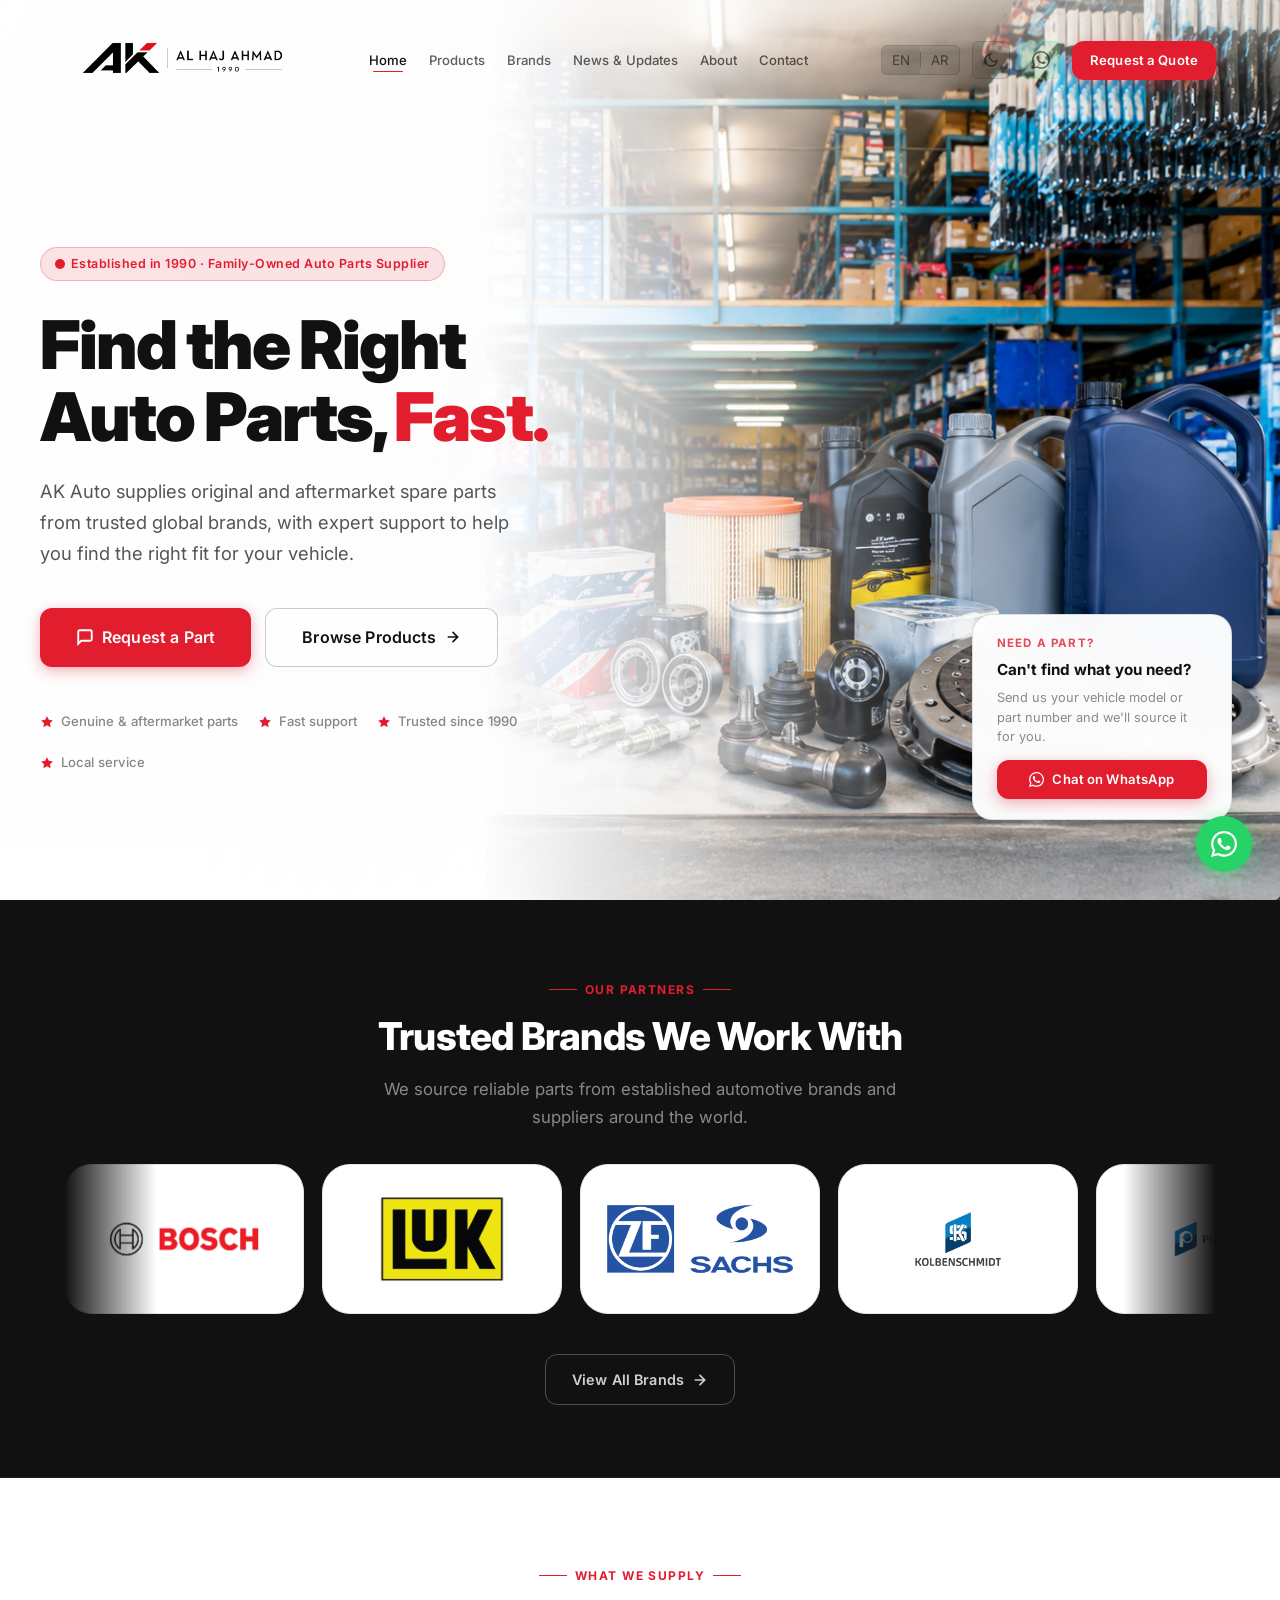
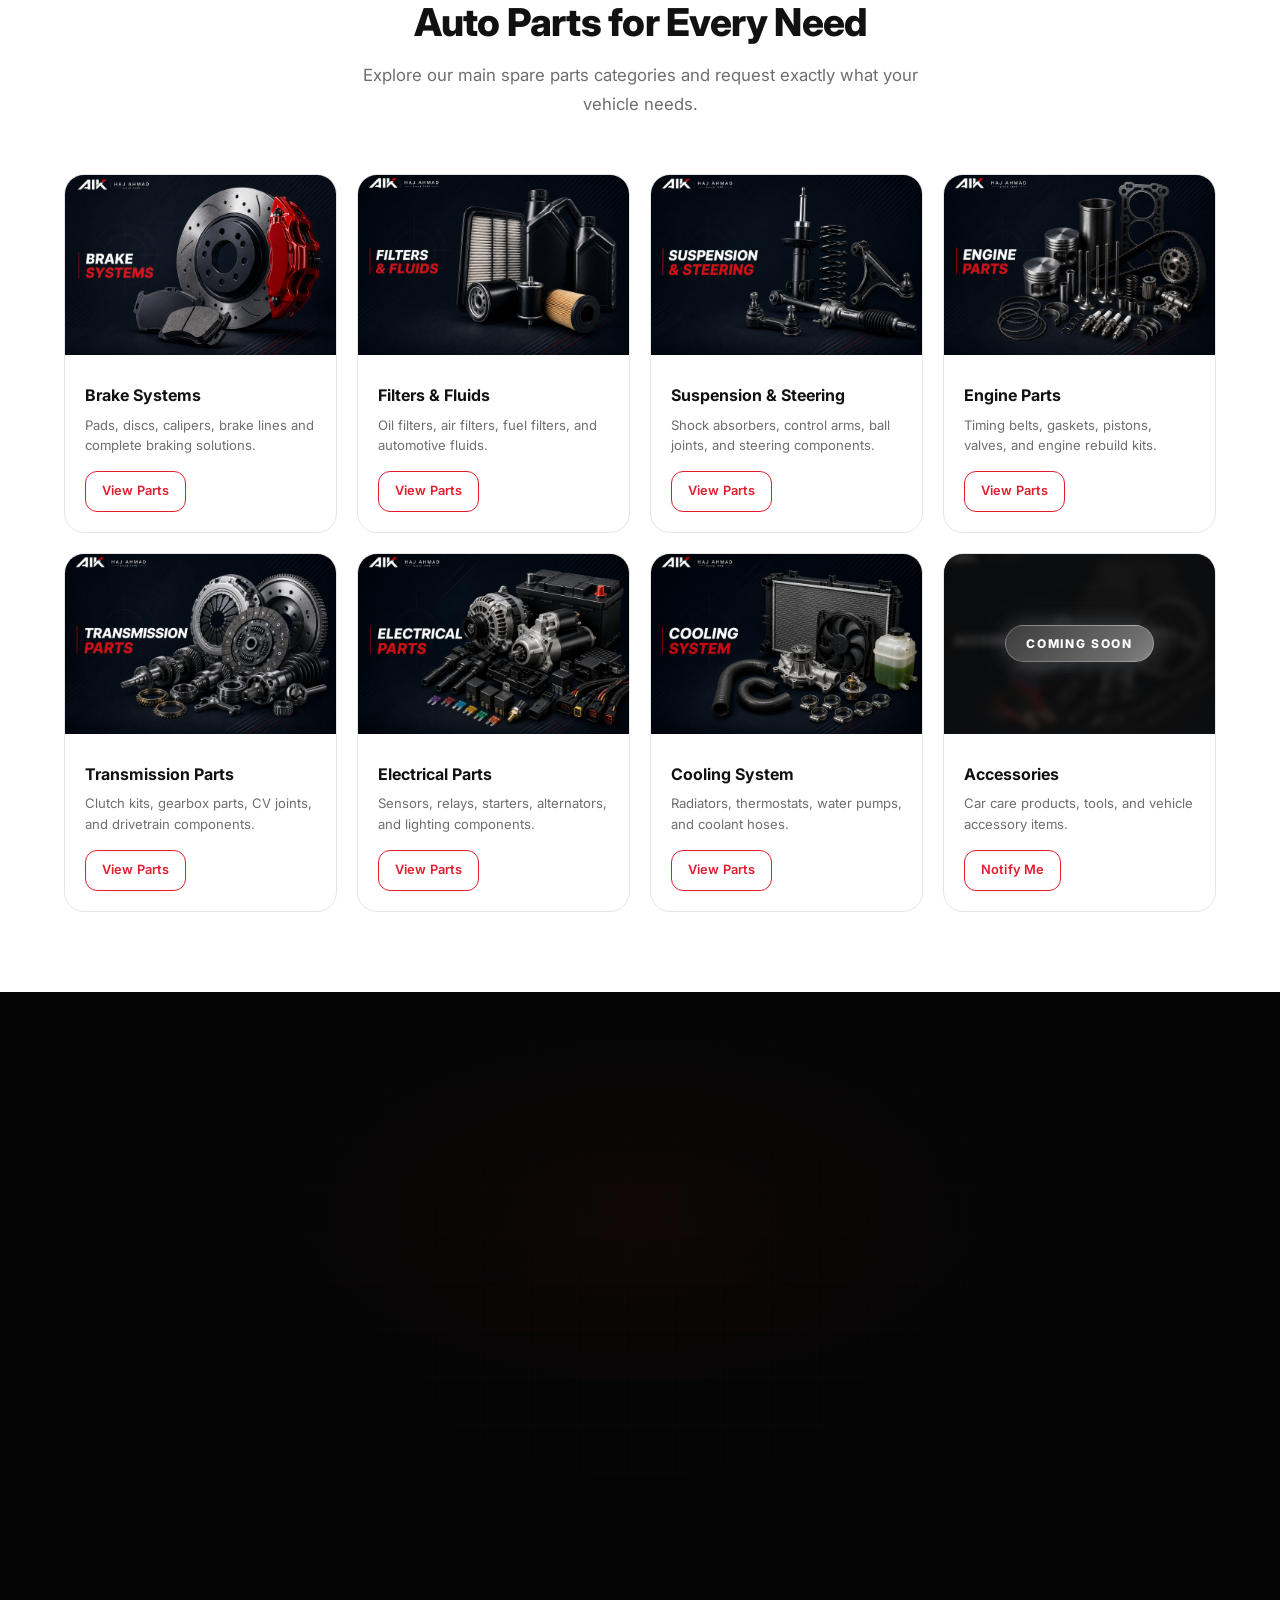
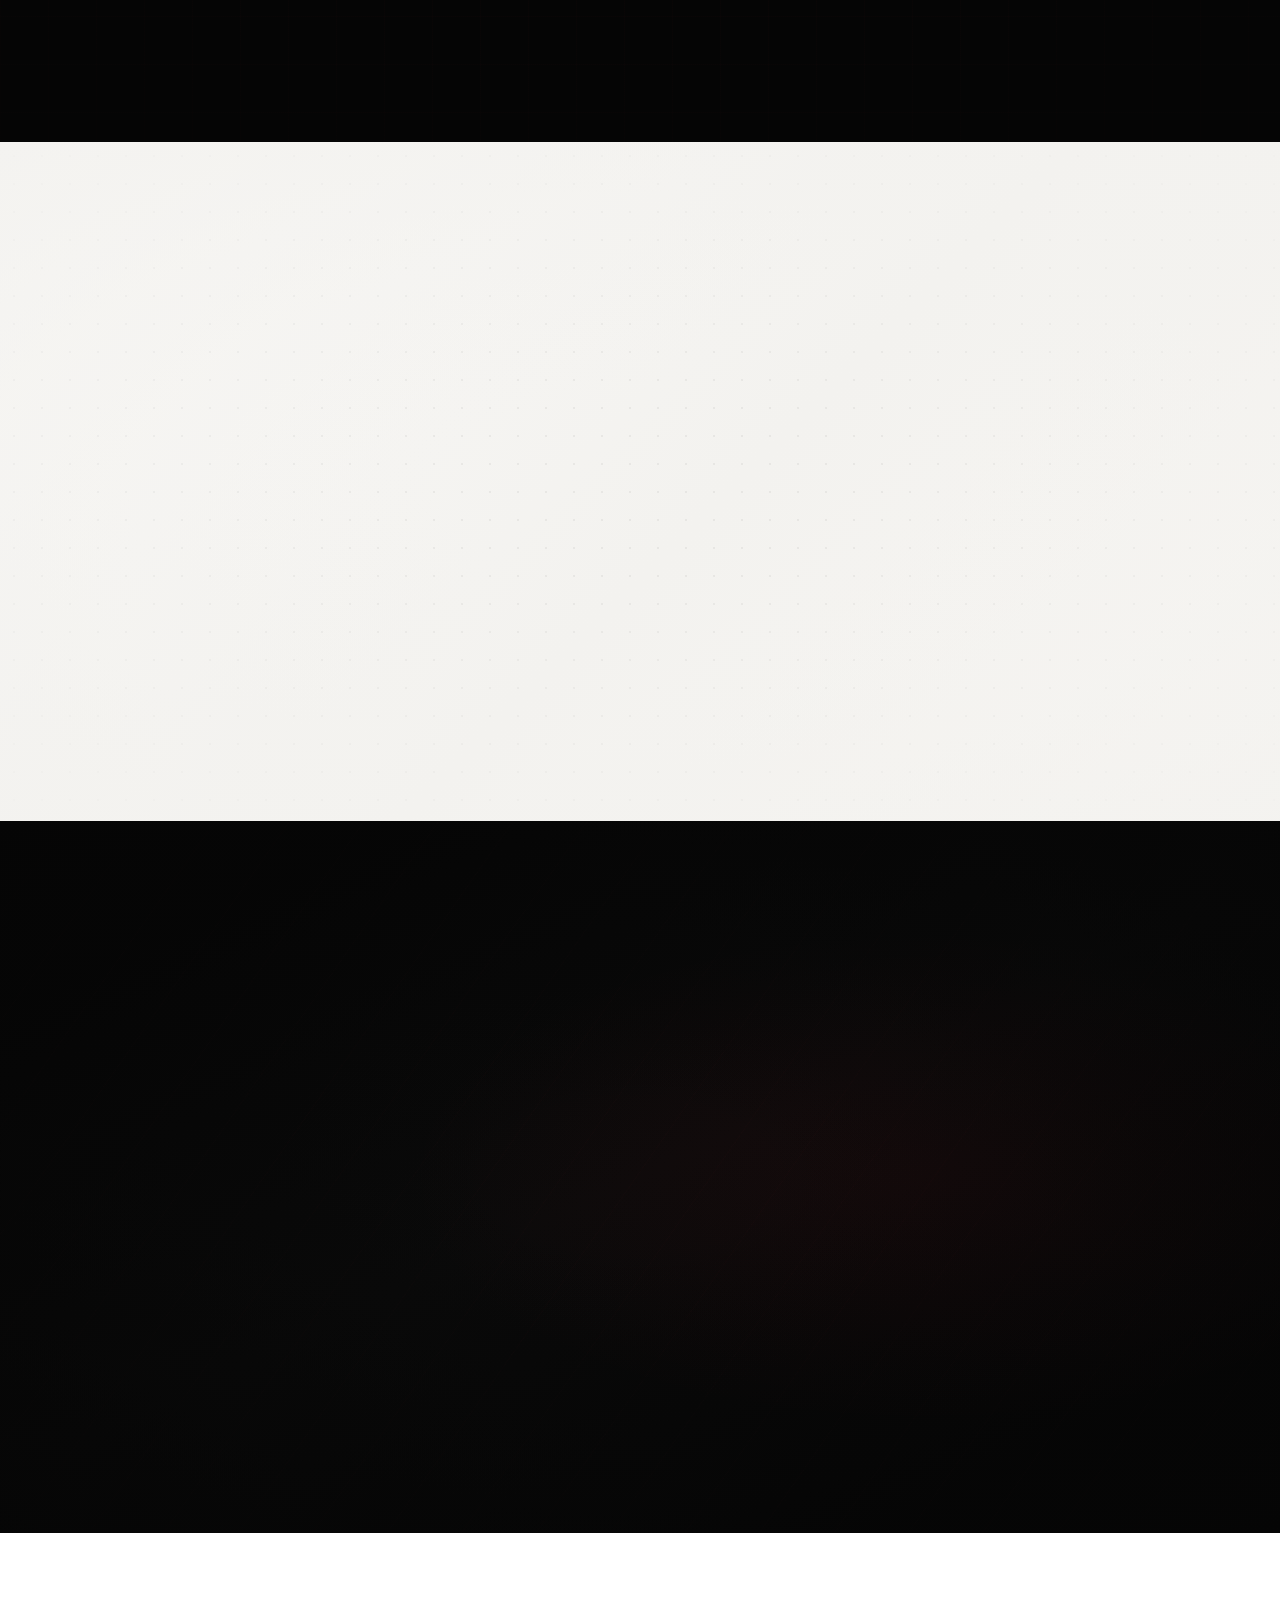
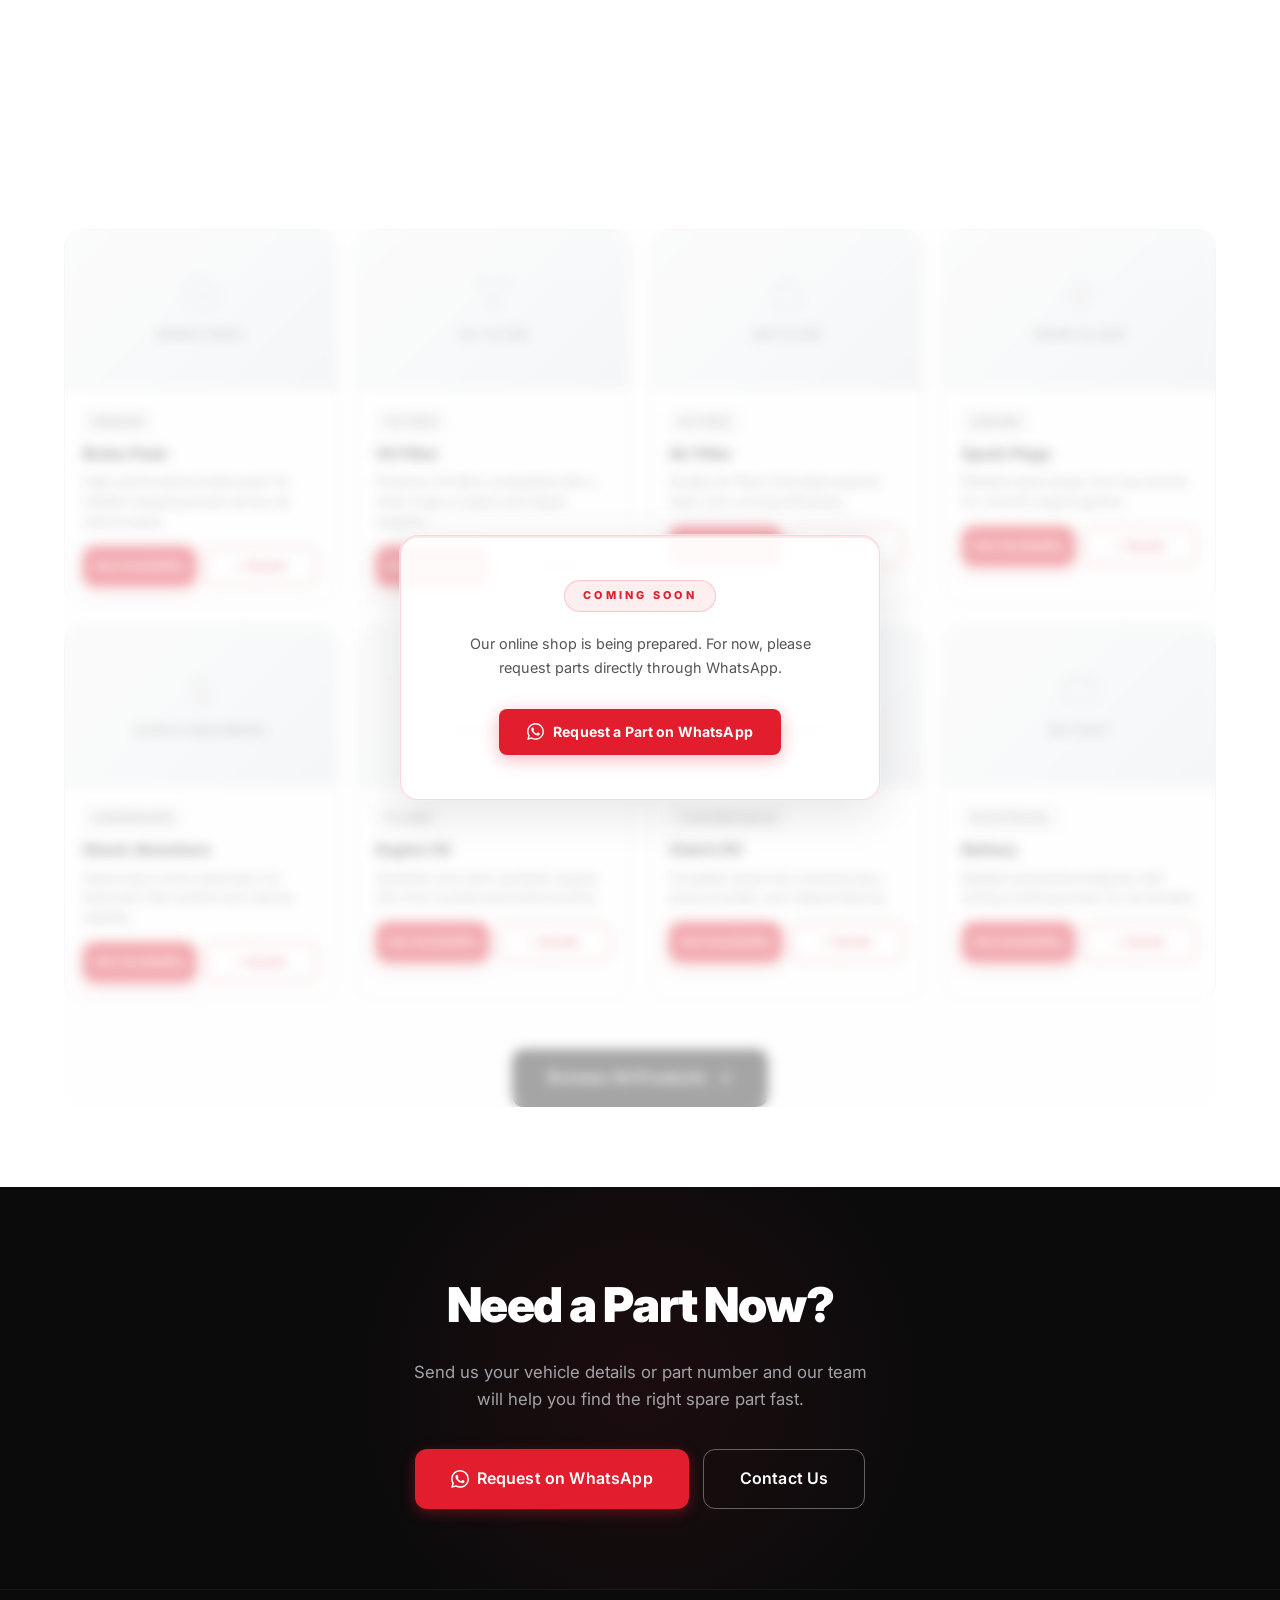
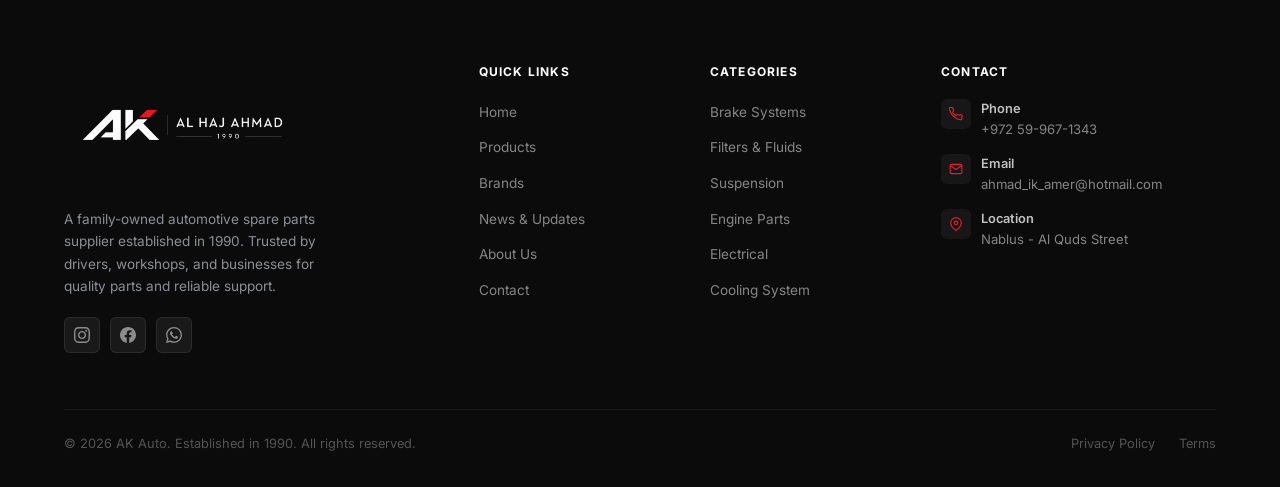
<file: index.html>
<!DOCTYPE html>
<html lang="en">
<head>
  <meta charset="UTF-8" />
  <meta name="viewport" content="width=device-width, initial-scale=1.0" />
  <title>AK Auto — Trusted Automotive Spare Parts Since 1990</title>
  <meta name="description" content="AK Auto supplies original and aftermarket automotive spare parts from trusted global brands. Family-owned since 1990. Request your part today." />
  <script>
    (function(){var t=localStorage.getItem('aik-theme')||(window.matchMedia('(prefers-color-scheme:dark)').matches?'dark':'light');document.documentElement.setAttribute('data-theme',t);})();
  </script>
  <link rel="stylesheet" href="css/styles.css" />
  <link rel="preconnect" href="https://fonts.googleapis.com" />
  <link rel="preconnect" href="https://fonts.gstatic.com" crossorigin />
</head>
<body>

<!-- ============================
     NAVBAR
     ============================ -->
<nav class="navbar transparent" role="navigation" aria-label="Main navigation">
  <div class="container">
    <div class="nav-inner">

      <a href="index.html" class="nav-logo" aria-label="AK Auto Home">
        <img src="assets/aikdarklogo.png" alt="AK Auto" class="nav-logo-img logo-dark" />
          <img src="assets/aiklightlogo.png" alt="AK Auto" class="nav-logo-img logo-light" />
      </a>

      <ul class="nav-links" role="list">
        <li><a href="index.html" class="active" data-i18n="nav.home">Home</a></li>
        <li><a href="products.html" data-i18n="nav.products">Products</a></li>
        <li><a href="brands.html" data-i18n="nav.brands">Brands</a></li>
        <li><a href="news.html" data-i18n="nav.news">News &amp; Updates</a></li>
        <li><a href="about.html" data-i18n="nav.about">About</a></li>
        <li><a href="contact.html" data-i18n="nav.contact">Contact</a></li>
      </ul>

      <div class="nav-right">
        <div class="lang-toggle" role="group" aria-label="Language selector">
          <button class="active" aria-pressed="true">EN</button>
          <div class="sep" aria-hidden="true"></div>
          <button aria-pressed="false">AR</button>
        </div>
        <button class="theme-toggle" id="themeToggle" aria-label="Switch to dark mode">
          <svg class="icon-sun" width="16" height="16" viewBox="0 0 24 24" fill="none" stroke="currentColor" stroke-width="2" stroke-linecap="round"><circle cx="12" cy="12" r="5"/><line x1="12" y1="1" x2="12" y2="3"/><line x1="12" y1="21" x2="12" y2="23"/><line x1="4.22" y1="4.22" x2="5.64" y2="5.64"/><line x1="18.36" y1="18.36" x2="19.78" y2="19.78"/><line x1="1" y1="12" x2="3" y2="12"/><line x1="21" y1="12" x2="23" y2="12"/><line x1="4.22" y1="19.78" x2="5.64" y2="18.36"/><line x1="18.36" y1="5.64" x2="19.78" y2="4.22"/></svg>
          <svg class="icon-moon" width="16" height="16" viewBox="0 0 24 24" fill="none" stroke="currentColor" stroke-width="2" stroke-linecap="round"><path d="M21 12.79A9 9 0 1 1 11.21 3 7 7 0 0 0 21 12.79z"/></svg>
        </button>
        <a href="#" class="nav-wa" aria-label="WhatsApp" data-wa="Hello AK Auto, I need help finding a spare part." title="Chat on WhatsApp">
          <svg width="18" height="18" viewBox="0 0 24 24" fill="currentColor">
            <path d="M17.472 14.382c-.297-.149-1.758-.867-2.03-.967-.273-.099-.471-.148-.67.15-.197.297-.767.966-.94 1.164-.173.199-.347.223-.644.075-.297-.15-1.255-.463-2.39-1.475-.883-.788-1.48-1.761-1.653-2.059-.173-.297-.018-.458.13-.606.134-.133.298-.347.446-.52.149-.174.198-.298.298-.497.099-.198.05-.371-.025-.52-.075-.149-.669-1.612-.916-2.207-.242-.579-.487-.5-.669-.51-.173-.008-.371-.01-.57-.01-.198 0-.52.074-.792.372-.272.297-1.04 1.016-1.04 2.479 0 1.462 1.065 2.875 1.213 3.074.149.198 2.096 3.2 5.077 4.487.709.306 1.262.489 1.694.625.712.227 1.36.195 1.871.118.571-.085 1.758-.719 2.006-1.413.248-.694.248-1.289.173-1.413-.074-.124-.272-.198-.57-.347m-5.421 7.403h-.004a9.87 9.87 0 01-5.031-1.378l-.361-.214-3.741.982.998-3.648-.235-.374a9.86 9.86 0 01-1.51-5.26c.001-5.45 4.436-9.884 9.888-9.884 2.64 0 5.122 1.03 6.988 2.898a9.825 9.825 0 012.893 6.994c-.003 5.45-4.437 9.884-9.885 9.884m8.413-18.297A11.815 11.815 0 0012.05 0C5.495 0 .16 5.335.157 11.892c0 2.096.547 4.142 1.588 5.945L.057 24l6.305-1.654a11.882 11.882 0 005.683 1.448h.005c6.554 0 11.89-5.335 11.893-11.893a11.821 11.821 0 00-3.48-8.413z"/>
          </svg>
        </a>
        <a href="contact.html" class="btn btn-primary btn-sm" data-i18n="nav.request_quote">Request a Quote</a>
      </div>

      <button class="hamburger" aria-label="Toggle menu" aria-expanded="false">
        <span></span><span></span><span></span>
      </button>
    </div>
  </div>
</nav>

<!-- Mobile menu -->
<div class="mobile-menu" role="dialog" aria-label="Mobile navigation">
  <a href="index.html" data-i18n="nav.home">Home</a>
  <a href="products.html" data-i18n="nav.products">Products</a>
  <a href="brands.html" data-i18n="nav.brands">Brands</a>
  <a href="news.html" data-i18n="nav.news">News &amp; Updates</a>
  <a href="about.html" data-i18n="nav.about">About</a>
  <a href="contact.html" data-i18n="nav.contact">Contact</a>
  <div class="mobile-menu-actions">
    <a href="contact.html" class="btn btn-primary" data-i18n="nav.request_quote">Request a Quote</a>
    <a href="#" class="btn btn-secondary" data-wa="Hello AK Auto, I need a spare part." data-i18n="mob.whatsapp">WhatsApp</a>
  </div>
</div>

<!-- ============================
     HERO
     ============================ -->
<section class="hero" aria-label="Hero section">
  <div class="hero-bg">
    <div class="hero-bg-img"></div>
    <div class="hero-bg-overlay"></div>
  </div>

  <!-- Right visual: hero shot -->
  <div class="hero-placeholder" aria-hidden="true">
    <img src="assets/heroshot.png" alt="" class="hero-shot-img" />
  </div>

  <div class="container hero-inner">
    <div class="hero-content">
      <div class="hero-badge fade-in-up">
        <span class="badge">
          <svg width="10" height="10" viewBox="0 0 10 10" fill="currentColor"><circle cx="5" cy="5" r="5"/></svg>
          <span data-i18n="hero.badge">Established in 1990 &nbsp;·&nbsp; Family-Owned Auto Parts Supplier</span>
        </span>
      </div>

      <h1 class="hero-title fade-in-up delay-1" data-i18n-html="hero.title">
        Find the Right<br />Auto Parts, <span class="accent">Fast.</span>
      </h1>

      <p class="hero-sub fade-in-up delay-2" data-i18n="hero.sub">
        AK Auto supplies original and aftermarket spare parts from trusted global brands, with expert support to help you find the right fit for your vehicle.
      </p>

      <div class="hero-actions fade-in-up delay-3">
        <a href="contact.html" class="btn btn-primary btn-lg">
          <svg width="18" height="18" viewBox="0 0 24 24" fill="none" stroke="currentColor" stroke-width="2.5" stroke-linecap="round"><path d="M21 15a2 2 0 01-2 2H7l-4 4V5a2 2 0 012-2h14a2 2 0 012 2z"/></svg>
          <span data-i18n="hero.req">Request a Part</span>
        </a>
        <a href="products.html" class="btn btn-secondary btn-lg">
          <span data-i18n="hero.browse">Browse Products</span>
          <svg width="16" height="16" viewBox="0 0 24 24" fill="none" stroke="currentColor" stroke-width="2.5" stroke-linecap="round"><path d="M5 12h14M12 5l7 7-7 7"/></svg>
        </a>
      </div>

      <div class="hero-trust fade-in-up delay-4">
        <div class="hero-trust-item">
          <svg width="14" height="14" viewBox="0 0 24 24" fill="currentColor"><path d="M12 2l3.09 6.26L22 9.27l-5 4.87 1.18 6.88L12 17.77l-6.18 3.25L7 14.14 2 9.27l6.91-1.01L12 2z"/></svg>
          <span data-i18n="hero.t1">Genuine &amp; aftermarket parts</span>
        </div>
        <div class="hero-trust-item">
          <svg width="14" height="14" viewBox="0 0 24 24" fill="currentColor"><path d="M12 2l3.09 6.26L22 9.27l-5 4.87 1.18 6.88L12 17.77l-6.18 3.25L7 14.14 2 9.27l6.91-1.01L12 2z"/></svg>
          <span data-i18n="hero.t2">Fast support</span>
        </div>
        <div class="hero-trust-item">
          <svg width="14" height="14" viewBox="0 0 24 24" fill="currentColor"><path d="M12 2l3.09 6.26L22 9.27l-5 4.87 1.18 6.88L12 17.77l-6.18 3.25L7 14.14 2 9.27l6.91-1.01L12 2z"/></svg>
          <span data-i18n="hero.t3">Trusted since 1990</span>
        </div>
        <div class="hero-trust-item">
          <svg width="14" height="14" viewBox="0 0 24 24" fill="currentColor"><path d="M12 2l3.09 6.26L22 9.27l-5 4.87 1.18 6.88L12 17.77l-6.18 3.25L7 14.14 2 9.27l6.91-1.01L12 2z"/></svg>
          <span data-i18n="hero.t4">Local service</span>
        </div>
      </div>
    </div>
  </div>

  <!-- Floating card -->
  <div class="hero-float-card">
    <p class="card-label" data-i18n="hero.fl.lbl">Need a part?</p>
    <h4 data-i18n="hero.fl.h">Can't find what you need?</h4>
    <p data-i18n="hero.fl.p">Send us your vehicle model or part number and we'll source it for you.</p>
    <a href="#" class="btn btn-primary btn-sm" data-wa="Hello, I need help finding a specific auto part. My vehicle is:">
      <svg width="15" height="15" viewBox="0 0 24 24" fill="currentColor"><path d="M17.472 14.382c-.297-.149-1.758-.867-2.03-.967-.273-.099-.471-.148-.67.15-.197.297-.767.966-.94 1.164-.173.199-.347.223-.644.075-.297-.15-1.255-.463-2.39-1.475-.883-.788-1.48-1.761-1.653-2.059-.173-.297-.018-.458.13-.606.134-.133.298-.347.446-.52.149-.174.198-.298.298-.497.099-.198.05-.371-.025-.52-.075-.149-.669-1.612-.916-2.207-.242-.579-.487-.5-.669-.51-.173-.008-.371-.01-.57-.01-.198 0-.52.074-.792.372-.272.297-1.04 1.016-1.04 2.479 0 1.462 1.065 2.875 1.213 3.074.149.198 2.096 3.2 5.077 4.487.709.306 1.262.489 1.694.625.712.227 1.36.195 1.871.118.571-.085 1.758-.719 2.006-1.413.248-.694.248-1.289.173-1.413-.074-.124-.272-.198-.57-.347m-5.421 7.403h-.004a9.87 9.87 0 01-5.031-1.378l-.361-.214-3.741.982.998-3.648-.235-.374a9.86 9.86 0 01-1.51-5.26c.001-5.45 4.436-9.884 9.888-9.884 2.64 0 5.122 1.03 6.988 2.898a9.825 9.825 0 012.893 6.994c-.003 5.45-4.437 9.884-9.885 9.884m8.413-18.297A11.815 11.815 0 0012.05 0C5.495 0 .16 5.335.157 11.892c0 2.096.547 4.142 1.588 5.945L.057 24l6.305-1.654a11.882 11.882 0 005.683 1.448h.005c6.554 0 11.89-5.335 11.893-11.893a11.821 11.821 0 00-3.48-8.413z"/></svg>
      <span data-i18n="hero.fl.wa">Chat on WhatsApp</span>
    </a>
  </div>
</section>

<!-- ============================
     BRANDS / OUR PARTNERS (directly under hero)
     ============================ -->
<section class="partners-strip" aria-labelledby="brands-heading">
  <div class="container">
    <div class="section-header reveal" style="margin-bottom:32px;">
      <span class="eyebrow" data-i18n="par.eye">Our Partners</span>
      <h2 id="brands-heading" data-i18n="par.h">Trusted Brands We Work With</h2>
      <p data-i18n="par.p">We source reliable parts from established automotive brands and suppliers around the world.</p>
    </div>
    <div class="brands-carousel-wrap">
      <div class="brands-carousel-track">
        <!-- Set 1 -->
        <div class="brand-cc"><img src="assets/brands/brand-bosch-logo.png" alt="Bosch" /></div>
        <div class="brand-cc"><img src="assets/brands/Website_Logos_LUK.png" alt="LUK" /></div>
        <div class="brand-cc"><img src="assets/brands/ZF_Sachs_logo.svg.png" alt="ZF Sachs" /></div>
        <div class="brand-cc"><img src="assets/brands/KOLBENSCHMIDT_400X300-2022-2-removebg-preview.png" alt="Kolbenschmidt" /></div>
        <div class="brand-cc"><img src="assets/brands/PIERBURG-removebg-preview.png" alt="Pierburg" /></div>
        <div class="brand-cc exclusive"><span class="excl-badge">Exclusive</span><img src="assets/brands/brand-meat-doria-logo.png" alt="Meat &amp; Doria" /></div>
        <div class="brand-cc"><img src="assets/brands/brand-npr-logo.png" alt="NPR" /></div>
        <div class="brand-cc"><img src="assets/brands/brand-sm-motoreteile-logo.png" alt="SM Motoreteile" /></div>
        <div class="brand-cc"><img src="assets/brands/brand-vaico-logo.png" alt="VAICO" /></div>
        <div class="brand-cc"><img src="assets/brands/logo_ina-b-removebg-preview.png" alt="INA" /></div>
        <div class="brand-cc"><img src="assets/brands/topran.png" alt="Topran" /></div>
        <div class="brand-cc"><img src="assets/brands/FEBI-logo-1-removebg-preview.png" alt="Febi Bilstein" /></div>
        <div class="brand-cc exclusive"><span class="excl-badge">Exclusive</span><img src="assets/brands/lalda.png" alt="Lalda" /></div>
        <div class="brand-cc exclusive"><span class="excl-badge">Exclusive</span><img src="assets/brands/brand-bogap-logo.png" alt="BOGAP" /></div>
        <!-- Set 2 — duplicate for seamless loop -->
        <div class="brand-cc"><img src="assets/brands/brand-bosch-logo.png" alt="Bosch" /></div>
        <div class="brand-cc"><img src="assets/brands/Website_Logos_LUK.png" alt="LUK" /></div>
        <div class="brand-cc"><img src="assets/brands/ZF_Sachs_logo.svg.png" alt="ZF Sachs" /></div>
        <div class="brand-cc"><img src="assets/brands/KOLBENSCHMIDT_400X300-2022-2-removebg-preview.png" alt="Kolbenschmidt" /></div>
        <div class="brand-cc"><img src="assets/brands/PIERBURG-removebg-preview.png" alt="Pierburg" /></div>
        <div class="brand-cc exclusive"><span class="excl-badge">Exclusive</span><img src="assets/brands/brand-meat-doria-logo.png" alt="Meat &amp; Doria" /></div>
        <div class="brand-cc"><img src="assets/brands/brand-npr-logo.png" alt="NPR" /></div>
        <div class="brand-cc"><img src="assets/brands/brand-sm-motoreteile-logo.png" alt="SM Motoreteile" /></div>
        <div class="brand-cc"><img src="assets/brands/brand-vaico-logo.png" alt="VAICO" /></div>
        <div class="brand-cc"><img src="assets/brands/logo_ina-b-removebg-preview.png" alt="INA" /></div>
        <div class="brand-cc"><img src="assets/brands/topran.png" alt="Topran" /></div>
        <div class="brand-cc"><img src="assets/brands/FEBI-logo-1-removebg-preview.png" alt="Febi Bilstein" /></div>
        <div class="brand-cc exclusive"><span class="excl-badge">Exclusive</span><img src="assets/brands/lalda.png" alt="Lalda" /></div>
        <div class="brand-cc exclusive"><span class="excl-badge">Exclusive</span><img src="assets/brands/brand-bogap-logo.png" alt="BOGAP" /></div>
      </div>
    </div>
    <div style="text-align:center; margin-top: 32px;" class="reveal">
      <a href="brands.html" class="btn btn-outline-white">
        <span data-i18n="par.all">View All Brands</span>
        <svg width="16" height="16" viewBox="0 0 24 24" fill="none" stroke="currentColor" stroke-width="2.5" stroke-linecap="round"><path d="M5 12h14M12 5l7 7-7 7"/></svg>
      </a>
    </div>
  </div>
</section>



<!-- ============================
     PRODUCT CATEGORIES
     ============================ -->
<section class="section section-always-light" aria-labelledby="categories-heading">
  <div class="container">
    <div class="section-header reveal">
      <span class="eyebrow" data-i18n="cat.eye">What We Supply</span>
      <h2 id="categories-heading" data-i18n="cat.h">Auto Parts for Every Need</h2>
      <p data-i18n="cat.p">Explore our main spare parts categories and request exactly what your vehicle needs.</p>
    </div>

    <div class="categories-grid">

      <div class="category-card reveal">
        <div class="category-card-img">
          <img src="assets/What We Supply/break systems.png" alt="Brake Systems" class="cat-photo" />
        </div>
        <div class="category-card-body">
          <h3 data-i18n="cat.brakes">Brake Systems</h3>
          <p data-i18n="cat.brakes.p">Pads, discs, calipers, brake lines and complete braking solutions.</p>
          <a href="products.html" class="btn btn-outline btn-sm" data-i18n="cat.view">View Parts</a>
        </div>
      </div>

      <div class="category-card reveal reveal-delay-1">
        <div class="category-card-img">
          <img src="assets/What We Supply/Filters & Fluids.png" alt="Filters &amp; Fluids" class="cat-photo" />
        </div>
        <div class="category-card-body">
          <h3 data-i18n="cat.filters">Filters &amp; Fluids</h3>
          <p data-i18n="cat.filters.p">Oil filters, air filters, fuel filters, and automotive fluids.</p>
          <a href="products.html" class="btn btn-outline btn-sm" data-i18n="cat.view">View Parts</a>
        </div>
      </div>

      <div class="category-card reveal reveal-delay-2">
        <div class="category-card-img">
          <img src="assets/What We Supply/Suspension & Steering.png" alt="Suspension &amp; Steering" class="cat-photo" />
        </div>
        <div class="category-card-body">
          <h3 data-i18n="cat.susp">Suspension &amp; Steering</h3>
          <p data-i18n="cat.susp.p">Shock absorbers, control arms, ball joints, and steering components.</p>
          <a href="products.html" class="btn btn-outline btn-sm" data-i18n="cat.view">View Parts</a>
        </div>
      </div>

      <div class="category-card reveal">
        <div class="category-card-img">
          <img src="assets/What We Supply/Engine Parts.png" alt="Engine Parts" class="cat-photo" />
        </div>
        <div class="category-card-body">
          <h3 data-i18n="cat.engine">Engine Parts</h3>
          <p data-i18n="cat.engine.p">Timing belts, gaskets, pistons, valves, and engine rebuild kits.</p>
          <a href="products.html" class="btn btn-outline btn-sm" data-i18n="cat.view">View Parts</a>
        </div>
      </div>

      <div class="category-card reveal reveal-delay-1">
        <div class="category-card-img">
          <img src="assets/What We Supply/Transmission Parts.png" alt="Transmission Parts" class="cat-photo" />
        </div>
        <div class="category-card-body">
          <h3 data-i18n="cat.trans">Transmission Parts</h3>
          <p data-i18n="cat.trans.p">Clutch kits, gearbox parts, CV joints, and drivetrain components.</p>
          <a href="products.html" class="btn btn-outline btn-sm" data-i18n="cat.view">View Parts</a>
        </div>
      </div>

      <div class="category-card reveal reveal-delay-2">
        <div class="category-card-img">
          <img src="assets/What We Supply/Electrical Parts.png" alt="Electrical Parts" class="cat-photo" />
        </div>
        <div class="category-card-body">
          <h3 data-i18n="cat.elec">Electrical Parts</h3>
          <p data-i18n="cat.elec.p">Sensors, relays, starters, alternators, and lighting components.</p>
          <a href="products.html" class="btn btn-outline btn-sm" data-i18n="cat.view">View Parts</a>
        </div>
      </div>

      <div class="category-card reveal">
        <div class="category-card-img">
          <img src="assets/What We Supply/Cooling System.png" alt="Cooling System" class="cat-photo" />
        </div>
        <div class="category-card-body">
          <h3 data-i18n="cat.cool">Cooling System</h3>
          <p data-i18n="cat.cool.p">Radiators, thermostats, water pumps, and coolant hoses.</p>
          <a href="products.html" class="btn btn-outline btn-sm" data-i18n="cat.view">View Parts</a>
        </div>
      </div>

      <div class="category-card cat-soon reveal reveal-delay-1">
        <div class="category-card-img">
          <img src="assets/What We Supply/Accessories.png" alt="Accessories" class="cat-photo" />
          <div class="soon-overlay">
            <span class="soon-badge" data-i18n="cat.soon">Coming Soon</span>
          </div>
        </div>
        <div class="category-card-body">
          <h3 data-i18n="cat.acc">Accessories</h3>
          <p data-i18n="cat.acc.p">Car care products, tools, and vehicle accessory items.</p>
          <a href="contact.html" class="btn btn-outline btn-sm" data-i18n="cat.notify">Notify Me</a>
        </div>
      </div>

    </div>
  </div>
</section>

<!-- ============================
     THE PROCESS
     ============================ -->
<section class="process-section" aria-labelledby="process-heading">
  <div class="process-bg-layer" aria-hidden="true"></div>

  <div class="container">

    <div class="process-top reveal">
      <div class="process-eyebrow-wrap">
        <div class="process-rule"></div>
        <span class="process-label" data-i18n="proc.lbl">THE PROCESS</span>
        <div class="process-rule"></div>
      </div>
      <h2 id="process-heading" class="process-headline" data-i18n="proc.h">A Seamless Parts Experience</h2>
      <p class="process-subtitle" data-i18n="proc.p">From your vehicle details to the right part — verified, packed, and delivered with precision.</p>
    </div>

    <div class="process-cards">

      <div class="process-card reveal">
        <div class="pc-left"><span class="pc-num">01</span></div>
        <div class="pc-body">
          <h3 class="pc-title" data-i18n="proc.s1h">Send Vehicle Details</h3>
          <p class="pc-text" data-i18n="proc.s1p">Share your car make, model, year, VIN, or the specific part number you need.</p>
        </div>
        <div class="pc-image" aria-hidden="true">
          <img src="assets/The Process/car1.png" alt="" />
        </div>
      </div>

      <div class="process-card reveal reveal-delay-1">
        <div class="pc-left"><span class="pc-num">02</span></div>
        <div class="pc-body">
          <h3 class="pc-title" data-i18n="proc.s2h">Compatibility Check</h3>
          <p class="pc-text" data-i18n="proc.s2p">Our experts verify fitment using advanced tools to ensure the right match.</p>
        </div>
        <div class="pc-image" aria-hidden="true">
          <img src="assets/The Process/search.png" alt="" />
        </div>
      </div>

      <div class="process-card reveal reveal-delay-2">
        <div class="pc-left"><span class="pc-num">03</span></div>
        <div class="pc-body">
          <h3 class="pc-title" data-i18n="proc.s3h">Pickup or Delivery</h3>
          <p class="pc-text" data-i18n="proc.s3p">Collect your part directly or arrange secure delivery at your convenience.</p>
        </div>
        <div class="pc-image" aria-hidden="true">
          <img src="assets/The Process/box.png" alt="" />
        </div>
      </div>

    </div>

    <div class="process-divider reveal" aria-hidden="true">
      <div class="pd-line"></div>
      <div class="pd-node"><div class="pd-dot"></div></div>
      <div class="pd-line"></div>
    </div>

    <div class="process-cta reveal">
      <p class="process-cta-text" data-i18n="proc.cta">Ready to get started? Send us your request directly on WhatsApp.</p>
      <a href="#" class="process-wa-btn" data-wa="Hello AK Auto, I would like to request a spare part. My vehicle details are:">
        <svg width="20" height="20" viewBox="0 0 24 24" fill="currentColor" aria-hidden="true"><path d="M17.472 14.382c-.297-.149-1.758-.867-2.03-.967-.273-.099-.471-.148-.67.15-.197.297-.767.966-.94 1.164-.173.199-.347.223-.644.075-.297-.15-1.255-.463-2.39-1.475-.883-.788-1.48-1.761-1.653-2.059-.173-.297-.018-.458.13-.606.134-.133.298-.347.446-.52.149-.174.198-.298.298-.497.099-.198.05-.371-.025-.52-.075-.149-.669-1.612-.916-2.207-.242-.579-.487-.5-.669-.51-.173-.008-.371-.01-.57-.01-.198 0-.52.074-.792.372-.272.297-1.04 1.016-1.04 2.479 0 1.462 1.065 2.875 1.213 3.074.149.198 2.096 3.2 5.077 4.487.709.306 1.262.489 1.694.625.712.227 1.36.195 1.871.118.571-.085 1.758-.719 2.006-1.413.248-.694.248-1.289.173-1.413-.074-.124-.272-.198-.57-.347m-5.421 7.403h-.004a9.87 9.87 0 01-5.031-1.378l-.361-.214-3.741.982.998-3.648-.235-.374a9.86 9.86 0 01-1.51-5.26c.001-5.45 4.436-9.884 9.888-9.884 2.64 0 5.122 1.03 6.988 2.898a9.825 9.825 0 012.893 6.994c-.003 5.45-4.437 9.884-9.885 9.884m8.413-18.297A11.815 11.815 0 0012.05 0C5.495 0 .16 5.335.157 11.892c0 2.096.547 4.142 1.588 5.945L.057 24l6.305-1.654a11.882 11.882 0 005.683 1.448h.005c6.554 0 11.89-5.335 11.893-11.893a11.821 11.821 0 00-3.48-8.413z"/></svg>
        <span data-i18n="proc.wa">Send Details on WhatsApp</span>
      </a>
    </div>

  </div>
</section>

<!-- ============================
     WHY CHOOSE AK AUTO
     ============================ -->
<section class="why-section" aria-labelledby="why-heading">
  <div class="why-section-bg" aria-hidden="true"></div>
  <div class="container">
    <div class="why-split">

      <!-- Left: feature block -->
      <div class="why-feature reveal">
        <div class="why-eyebrow-wrap">
          <span class="why-eyebrow-dot" aria-hidden="true"></span>
          <span class="why-eyebrow-label" data-i18n="why.eye">Why AK Auto</span>
        </div>
        <h2 id="why-heading" class="why-headline" data-i18n-html="why.h">Built on Trust.<br>Driven by Precision.</h2>
        <p class="why-story" data-i18n="why.p">Since 1990, AK Auto has supported drivers, workshops, and businesses with reliable parts, careful matching, and personal service.</p>

        <div class="why-year-block">
          <span class="why-year" aria-hidden="true">1990</span>
          <div class="why-year-meta">
            <div class="why-year-rule" aria-hidden="true"></div>
            <p data-i18n="why.ym">Decades of experience, family-owned trust, and practical support for finding the right part with confidence.</p>
          </div>
        </div>

        <div class="why-stats">
          <div class="why-stat">
            <span class="why-stat-num">35+</span>
            <span class="why-stat-label" data-i18n="why.sy">Years in business</span>
          </div>
          <div class="why-stat-sep" aria-hidden="true"></div>
          <div class="why-stat">
            <span class="why-stat-num">14+</span>
            <span class="why-stat-label" data-i18n="why.sb">Brand partners</span>
          </div>
        </div>
      </div>

      <!-- Right: 6 trust points -->
      <div class="why-cards">

        <div class="why-card reveal">
          <div class="wc-icon">
            <svg width="15" height="15" viewBox="0 0 24 24" fill="none" stroke="currentColor" stroke-width="2" stroke-linecap="round"><rect x="3" y="4" width="18" height="18" rx="2"/><line x1="16" y1="2" x2="16" y2="6"/><line x1="8" y1="2" x2="8" y2="6"/><line x1="3" y1="10" x2="21" y2="10"/></svg>
          </div>
          <div class="wc-body">
            <h3 data-i18n="why.c1h">Established Since 1990</h3>
            <p data-i18n="why.c1p">Decades of experience in automotive spare parts.</p>
          </div>
        </div>

        <div class="why-card reveal reveal-delay-1">
          <div class="wc-icon">
            <svg width="15" height="15" viewBox="0 0 24 24" fill="none" stroke="currentColor" stroke-width="2" stroke-linecap="round"><polyline points="9 11 12 14 22 4"/><path d="M21 12v7a2 2 0 01-2 2H5a2 2 0 01-2-2V5a2 2 0 012-2h11"/></svg>
          </div>
          <div class="wc-body">
            <h3 data-i18n="why.c2h">Right-Part Support</h3>
            <p data-i18n="why.c2p">We help confirm compatibility before every order.</p>
          </div>
        </div>

        <div class="why-card reveal">
          <div class="wc-icon">
            <svg width="15" height="15" viewBox="0 0 24 24" fill="none" stroke="currentColor" stroke-width="2" stroke-linecap="round"><path d="M12 22s8-4 8-10V5l-8-3-8 3v7c0 6 8 10 8 10z"/></svg>
          </div>
          <div class="wc-body">
            <h3 data-i18n="why.c3h">Trusted Suppliers</h3>
            <p data-i18n="why.c3p">Reliable original and aftermarket parts from verified brands.</p>
          </div>
        </div>

        <div class="why-card reveal reveal-delay-1">
          <div class="wc-icon">
            <svg width="15" height="15" viewBox="0 0 24 24" fill="none" stroke="currentColor" stroke-width="2" stroke-linecap="round"><circle cx="12" cy="12" r="10"/><polyline points="12 6 12 12 16 14"/></svg>
          </div>
          <div class="wc-body">
            <h3 data-i18n="why.c4h">Fast Response</h3>
            <p data-i18n="why.c4p">Quick support for customers, workshops, and businesses.</p>
          </div>
        </div>

        <div class="why-card reveal">
          <div class="wc-icon">
            <svg width="15" height="15" viewBox="0 0 24 24" fill="none" stroke="currentColor" stroke-width="2" stroke-linecap="round"><path d="M17 21v-2a4 4 0 00-4-4H5a4 4 0 00-4 4v2"/><circle cx="9" cy="7" r="4"/><path d="M23 21v-2a4 4 0 00-3-3.87"/><path d="M16 3.13a4 4 0 010 7.75"/></svg>
          </div>
          <div class="wc-body">
            <h3 data-i18n="why.c5h">Family-Owned Trust</h3>
            <p data-i18n="why.c5p">Built on personal service and long-term relationships.</p>
          </div>
        </div>

        <div class="why-card reveal reveal-delay-1">
          <div class="wc-icon">
            <svg width="15" height="15" viewBox="0 0 24 24" fill="none" stroke="currentColor" stroke-width="2" stroke-linecap="round"><path d="M21 15a2 2 0 01-2 2H7l-4 4V5a2 2 0 012-2h14a2 2 0 012 2z"/></svg>
          </div>
          <div class="wc-body">
            <h3 data-i18n="why.c6h">Professional Service</h3>
            <p data-i18n="why.c6p">Clear communication from request to delivery.</p>
          </div>
        </div>

      </div>
    </div>
  </div>
</section>

<!-- ============================
     FOUNDER STORY PREVIEW
     ============================ -->
<section class="leadership-section" aria-labelledby="leadership-heading">
  <div class="leadership-bg" aria-hidden="true"></div>

  <div class="container">
    <div class="leadership-split">

      <!-- Left: brand story text -->
      <div class="leadership-content reveal">
        <h2 id="leadership-heading" class="leadership-headline" data-i18n-html="fnd.h">Built on Trust<br>Since 1990.</h2>
        <p class="leadership-sub" data-i18n="fnd.sub">AK Auto was founded on decades of hands-on experience, family-owned trust, and a deep understanding of the automotive spare parts market.</p>
        <p class="leadership-body" data-i18n="fnd.body">Led by Ahmad Ibrahim Amer, AK Auto continues to support drivers, workshops, and businesses with reliable spare parts, practical guidance, and long-term customer relationships.</p>

        <ul class="leadership-trust" aria-label="Company highlights">
          <li class="lt-item">
            <span class="lt-dot" aria-hidden="true"></span>
            <span data-i18n="fnd.t1">35+ Years of Experience</span>
          </li>
          <li class="lt-item">
            <span class="lt-dot" aria-hidden="true"></span>
            <span data-i18n="fnd.t2">Family-Owned Business</span>
          </li>
          <li class="lt-item">
            <span class="lt-dot" aria-hidden="true"></span>
            <span data-i18n="fnd.t3">Global Supplier Relationships</span>
          </li>
        </ul>

        <p class="leadership-global-hint" data-i18n="fnd.global">Global supplier relationships through international automotive exhibitions.</p>

        <a href="about.html" class="leadership-cta">
          <span data-i18n="fnd.cta">View Our Full Story</span>
          <svg width="15" height="15" viewBox="0 0 24 24" fill="none" stroke="currentColor" stroke-width="2.5" stroke-linecap="round"><path d="M5 12h14M12 5l7 7-7 7"/></svg>
        </a>
      </div>

      <!-- Right: two founder cards -->
      <div class="founder-showcase founder-showcase-duo reveal reveal-delay-1">
        <div class="fgc-glow" aria-hidden="true"></div>

        <!-- Ahmad -->
        <div class="founder-glass-card">
          <div class="fgc-portrait">
            <img src="assets/founder-portrait-ahmad.jpg" alt="Ahmad Ibrahim Amer, Founder and Director of AK Auto" />
            <div class="fgc-portrait-overlay">
              <span class="fgc-name" data-i18n="fnd.name">Ahmad Ibrahim Amer</span>
              <span class="fgc-role" data-i18n="fnd.role">Founder &amp; Director</span>
            </div>
          </div>
          <div class="fgc-body">
            <p class="fgc-quote" data-i18n="fnd.quote">"Leading AK Auto with decades of practical spare parts experience and trusted customer relationships."</p>
          </div>
        </div>

        <!-- Khalil -->
        <div class="founder-glass-card founder-glass-card-empty">
          <div class="fgc-portrait">
            <img src="assets/khalil.PNG" alt="Khalil Ibrahim Amer, Co-Founder and CFO of AK Auto" />
            <div class="fgc-portrait-overlay">
              <span class="fgc-name" data-i18n="fnd.c.name">Khalil Ibrahim Amer</span>
              <span class="fgc-role" data-i18n="fnd.c.role">Co-Founder &amp; CFO</span>
            </div>
          </div>
          <div class="fgc-body">
            <p class="fgc-quote" data-i18n="fnd.c.quote">"Supporting AK Auto's financial growth and long-term business stability as a trusted family enterprise."</p>
          </div>
        </div>

      </div>

    </div>
  </div>
</section>

<!-- ============================
     FEATURED PRODUCTS
     ============================ -->
<section class="section section-always-light" aria-labelledby="products-heading">
  <div class="container">
    <div class="section-header reveal">
      <span class="eyebrow" data-i18n="fp.eye">Commonly Requested</span>
      <h2 id="products-heading" data-i18n="fp.h">Featured Spare Parts</h2>
      <p data-i18n="fp.p">A selection of commonly requested parts. More products can be requested directly through our team.</p>
    </div>

    <!-- Shop preview wrap: grid + browse btn blurred by overlay -->
    <div class="shop-preview-wrap">

      <div class="products-grid">

        <div class="product-card">
          <div class="product-card-img">
            <div class="placeholder-img">
              <svg width="40" height="40" viewBox="0 0 24 24" fill="none" stroke="currentColor" stroke-width="1"><circle cx="12" cy="12" r="10"/><circle cx="12" cy="12" r="3"/></svg>
              <span>Brake Pads</span>
            </div>
          </div>
          <div class="product-card-body">
            <span class="tag">Brakes</span>
            <h3>Brake Pads</h3>
            <p>High-performance brake pads for reliable stopping power across all vehicle types.</p>
            <div class="product-card-actions">
              <span class="btn btn-primary" aria-disabled="true">Ask Availability</span>
              <span class="btn btn-outline" aria-disabled="true">+ Quote</span>
            </div>
          </div>
        </div>

        <div class="product-card">
          <div class="product-card-img">
            <div class="placeholder-img">
              <svg width="40" height="40" viewBox="0 0 24 24" fill="none" stroke="currentColor" stroke-width="1"><polygon points="22 3 2 3 10 12.46 10 19 14 21 14 12.46 22 3"/></svg>
              <span>Oil Filter</span>
            </div>
          </div>
          <div class="product-card-body">
            <span class="tag">Filters</span>
            <h3>Oil Filter</h3>
            <p>Premium oil filters compatible with a wide range of petrol and diesel engines.</p>
            <div class="product-card-actions">
              <span class="btn btn-primary" aria-disabled="true">Ask Availability</span>
              <span class="btn btn-outline" aria-disabled="true">+ Quote</span>
            </div>
          </div>
        </div>

        <div class="product-card">
          <div class="product-card-img">
            <div class="placeholder-img">
              <svg width="40" height="40" viewBox="0 0 24 24" fill="none" stroke="currentColor" stroke-width="1"><path d="M17.657 18.657A8 8 0 016.343 7.343S7 9 9 10c0-2 .5-5 2.986-7C14 5 16.09 5.777 17.656 7.343A7.975 7.975 0 0120 13a7.975 7.975 0 01-2.343 5.657z"/></svg>
              <span>Air Filter</span>
            </div>
          </div>
          <div class="product-card-body">
            <span class="tag">Filters</span>
            <h3>Air Filter</h3>
            <p>Quality air filters that keep engines clean and running efficiently.</p>
            <div class="product-card-actions">
              <span class="btn btn-primary" aria-disabled="true">Ask Availability</span>
              <span class="btn btn-outline" aria-disabled="true">+ Quote</span>
            </div>
          </div>
        </div>

        <div class="product-card">
          <div class="product-card-img">
            <div class="placeholder-img">
              <svg width="40" height="40" viewBox="0 0 24 24" fill="none" stroke="currentColor" stroke-width="1"><polyline points="13 2 3 14 12 14 11 22 21 10 12 10 13 2"/></svg>
              <span>Spark Plugs</span>
            </div>
          </div>
          <div class="product-card-body">
            <span class="tag">Engine</span>
            <h3>Spark Plugs</h3>
            <p>Reliable spark plugs from top brands for smooth engine ignition.</p>
            <div class="product-card-actions">
              <span class="btn btn-primary" aria-disabled="true">Ask Availability</span>
              <span class="btn btn-outline" aria-disabled="true">+ Quote</span>
            </div>
          </div>
        </div>

        <div class="product-card">
          <div class="product-card-img">
            <div class="placeholder-img">
              <svg width="40" height="40" viewBox="0 0 24 24" fill="none" stroke="currentColor" stroke-width="1"><line x1="12" y1="2" x2="12" y2="22"/><path d="M17 5H9.5a3.5 3.5 0 000 7h5a3.5 3.5 0 010 7H6"/></svg>
              <span>Shock Absorbers</span>
            </div>
          </div>
          <div class="product-card-body">
            <span class="tag">Suspension</span>
            <h3>Shock Absorbers</h3>
            <p>Heavy-duty shock absorbers for improved ride comfort and vehicle stability.</p>
            <div class="product-card-actions">
              <span class="btn btn-primary" aria-disabled="true">Ask Availability</span>
              <span class="btn btn-outline" aria-disabled="true">+ Quote</span>
            </div>
          </div>
        </div>

        <div class="product-card">
          <div class="product-card-img">
            <div class="placeholder-img">
              <svg width="40" height="40" viewBox="0 0 24 24" fill="none" stroke="currentColor" stroke-width="1"><path d="M14 14.76V3.5a2.5 2.5 0 00-5 0v11.26a4.5 4.5 0 105 0z"/></svg>
              <span>Engine Oil</span>
            </div>
          </div>
          <div class="product-card-body">
            <span class="tag">Fluids</span>
            <h3>Engine Oil</h3>
            <p>Synthetic and semi-synthetic engine oils from trusted automotive brands.</p>
            <div class="product-card-actions">
              <span class="btn btn-primary" aria-disabled="true">Ask Availability</span>
              <span class="btn btn-outline" aria-disabled="true">+ Quote</span>
            </div>
          </div>
        </div>

        <div class="product-card">
          <div class="product-card-img">
            <div class="placeholder-img">
              <svg width="40" height="40" viewBox="0 0 24 24" fill="none" stroke="currentColor" stroke-width="1"><circle cx="12" cy="12" r="3"/><path d="M19.07 4.93l-2.83 2.83M6.34 17.66l-2.83 2.83M4.93 4.93l2.83 2.83M17.66 17.66l2.83 2.83M12 2v2M12 20v2M2 12h2M20 12h2"/></svg>
              <span>Clutch Kit</span>
            </div>
          </div>
          <div class="product-card-body">
            <span class="tag">Transmission</span>
            <h3>Clutch Kit</h3>
            <p>Complete clutch kits including disc, pressure plate, and release bearing.</p>
            <div class="product-card-actions">
              <span class="btn btn-primary" aria-disabled="true">Ask Availability</span>
              <span class="btn btn-outline" aria-disabled="true">+ Quote</span>
            </div>
          </div>
        </div>

        <div class="product-card">
          <div class="product-card-img">
            <div class="placeholder-img">
              <svg width="40" height="40" viewBox="0 0 24 24" fill="none" stroke="currentColor" stroke-width="1"><rect x="2" y="7" width="20" height="11" rx="2"/><path d="M22 11V9a2 2 0 00-2-2h-1V5a2 2 0 00-2-2H7a2 2 0 00-2 2v2H4a2 2 0 00-2 2v2"/></svg>
              <span>Battery</span>
            </div>
          </div>
          <div class="product-card-body">
            <span class="tag">Electrical</span>
            <h3>Battery</h3>
            <p>Reliable automotive batteries with strong cranking power for all climates.</p>
            <div class="product-card-actions">
              <span class="btn btn-primary" aria-disabled="true">Ask Availability</span>
              <span class="btn btn-outline" aria-disabled="true">+ Quote</span>
            </div>
          </div>
        </div>

      </div>

      <div class="shop-browse-row">
        <span class="btn btn-dark btn-lg" aria-disabled="true">
          Browse All Products
          <svg width="16" height="16" viewBox="0 0 24 24" fill="none" stroke="currentColor" stroke-width="2.5" stroke-linecap="round"><path d="M5 12h14M12 5l7 7-7 7"/></svg>
        </span>
      </div>

      <!-- Coming Soon overlay -->
      <div class="shop-coming-overlay" aria-label="Shop coming soon">
        <div class="sco-panel">
          <span class="sco-badge">Coming Soon</span>
          <p class="sco-desc">Our online shop is being prepared. For now, please request parts directly through WhatsApp.</p>
          <a class="sco-btn" data-wa="Hello AK Auto, I would like to request a spare part. My vehicle details are:">
            <svg width="17" height="17" viewBox="0 0 24 24" fill="currentColor" aria-hidden="true"><path d="M17.472 14.382c-.297-.149-1.758-.867-2.03-.967-.273-.099-.471-.148-.67.15-.197.297-.767.966-.94 1.164-.173.199-.347.223-.644.075-.297-.15-1.255-.463-2.39-1.475-.883-.788-1.48-1.761-1.653-2.059-.173-.297-.018-.458.13-.606.134-.133.298-.347.446-.52.149-.174.198-.298.298-.497.099-.198.05-.371-.025-.52-.075-.149-.669-1.612-.916-2.207-.242-.579-.487-.5-.669-.51-.173-.008-.371-.01-.57-.01-.198 0-.52.074-.792.372-.272.297-1.04 1.016-1.04 2.479 0 1.462 1.065 2.875 1.213 3.074.149.198 2.096 3.2 5.077 4.487.709.306 1.262.489 1.694.625.712.227 1.36.195 1.871.118.571-.085 1.758-.719 2.006-1.413.248-.694.248-1.289.173-1.413-.074-.124-.272-.198-.57-.347m-5.421 7.403h-.004a9.87 9.87 0 01-5.031-1.378l-.361-.214-3.741.982.998-3.648-.235-.374a9.86 9.86 0 01-1.51-5.26c.001-5.45 4.436-9.884 9.888-9.884 2.64 0 5.122 1.03 6.988 2.898a9.825 9.825 0 012.893 6.994c-.003 5.45-4.437 9.884-9.885 9.884m8.413-18.297A11.815 11.815 0 0012.05 0C5.495 0 .16 5.335.157 11.892c0 2.096.547 4.142 1.588 5.945L.057 24l6.305-1.654a11.882 11.882 0 005.683 1.448h.005c6.554 0 11.89-5.335 11.893-11.893a11.821 11.821 0 00-3.48-8.413z"/></svg>
            Request a Part on WhatsApp
          </a>
        </div>
      </div>

    </div>
  </div>
</section>

<!-- ============================
     CTA SECTION
     ============================ -->
<section class="section cta-section" aria-labelledby="cta-heading">
  <div class="container">
    <h2 id="cta-heading" class="reveal" data-i18n="cta.h">Need a Part Now?</h2>
    <p class="reveal reveal-delay-1" data-i18n="cta.p">Send us your vehicle details or part number and our team will help you find the right spare part fast.</p>
    <div class="cta-actions reveal reveal-delay-2">
      <a href="#" class="btn btn-primary btn-lg" data-wa="Hello AK Auto, I need a spare part. My vehicle details are:">
        <svg width="18" height="18" viewBox="0 0 24 24" fill="currentColor"><path d="M17.472 14.382c-.297-.149-1.758-.867-2.03-.967-.273-.099-.471-.148-.67.15-.197.297-.767.966-.94 1.164-.173.199-.347.223-.644.075-.297-.15-1.255-.463-2.39-1.475-.883-.788-1.48-1.761-1.653-2.059-.173-.297-.018-.458.13-.606.134-.133.298-.347.446-.52.149-.174.198-.298.298-.497.099-.198.05-.371-.025-.52-.075-.149-.669-1.612-.916-2.207-.242-.579-.487-.5-.669-.51-.173-.008-.371-.01-.57-.01-.198 0-.52.074-.792.372-.272.297-1.04 1.016-1.04 2.479 0 1.462 1.065 2.875 1.213 3.074.149.198 2.096 3.2 5.077 4.487.709.306 1.262.489 1.694.625.712.227 1.36.195 1.871.118.571-.085 1.758-.719 2.006-1.413.248-.694.248-1.289.173-1.413-.074-.124-.272-.198-.57-.347m-5.421 7.403h-.004a9.87 9.87 0 01-5.031-1.378l-.361-.214-3.741.982.998-3.648-.235-.374a9.86 9.86 0 01-1.51-5.26c.001-5.45 4.436-9.884 9.888-9.884 2.64 0 5.122 1.03 6.988 2.898a9.825 9.825 0 012.893 6.994c-.003 5.45-4.437 9.884-9.885 9.884m8.413-18.297A11.815 11.815 0 0012.05 0C5.495 0 .16 5.335.157 11.892c0 2.096.547 4.142 1.588 5.945L.057 24l6.305-1.654a11.882 11.882 0 005.683 1.448h.005c6.554 0 11.89-5.335 11.893-11.893a11.821 11.821 0 00-3.48-8.413z"/></svg>
        <span data-i18n="cta.wa">Request on WhatsApp</span>
      </a>
      <a href="contact.html" class="btn btn-secondary btn-lg" data-i18n="cta.contact">Contact Us</a>
    </div>
  </div>
</section>

<!-- ============================
     FOOTER
     ============================ -->
<footer class="footer" role="contentinfo">
  <div class="container">
    <div class="footer-grid">

      <div class="footer-brand">
        <a href="index.html" class="nav-logo" aria-label="AK Auto Home">
          <img src="assets/aikdarklogo.png" alt="AK Auto" class="footer-logo" />
        </a>
        <p data-i18n="ft.tagline">A family-owned automotive spare parts supplier established in 1990. Trusted by drivers, workshops, and businesses for quality parts and reliable support.</p>
        <div class="footer-social">
          <a href="#" aria-label="Instagram">
            <svg width="16" height="16" viewBox="0 0 24 24" fill="currentColor"><path d="M12 2.163c3.204 0 3.584.012 4.85.07 3.252.148 4.771 1.691 4.919 4.919.058 1.265.069 1.645.069 4.849 0 3.205-.012 3.584-.069 4.849-.149 3.225-1.664 4.771-4.919 4.919-1.266.058-1.644.07-4.85.07-3.204 0-3.584-.012-4.849-.07-3.26-.149-4.771-1.699-4.919-4.92-.058-1.265-.07-1.644-.07-4.849 0-3.204.013-3.583.07-4.849.149-3.227 1.664-4.771 4.919-4.919 1.266-.057 1.645-.069 4.849-.069zm0-2.163c-3.259 0-3.667.014-4.947.072-4.358.2-6.78 2.618-6.98 6.98-.059 1.281-.073 1.689-.073 4.948 0 3.259.014 3.668.072 4.948.2 4.358 2.618 6.78 6.98 6.98 1.281.058 1.689.072 4.948.072 3.259 0 3.668-.014 4.948-.072 4.354-.2 6.782-2.618 6.979-6.98.059-1.28.073-1.689.073-4.948 0-3.259-.014-3.667-.072-4.947-.196-4.354-2.617-6.78-6.979-6.98-1.281-.059-1.69-.073-4.949-.073zm0 5.838c-3.403 0-6.162 2.759-6.162 6.162s2.759 6.163 6.162 6.163 6.162-2.759 6.162-6.163c0-3.403-2.759-6.162-6.162-6.162zm0 10.162c-2.209 0-4-1.79-4-4 0-2.209 1.791-4 4-4s4 1.791 4 4c0 2.21-1.791 4-4 4zm6.406-11.845c-.796 0-1.441.645-1.441 1.44s.645 1.44 1.441 1.44c.795 0 1.439-.645 1.439-1.44s-.644-1.44-1.439-1.44z"/></svg>
          </a>
          <a href="https://www.facebook.com/profile.php?id=61590116681085" target="_blank" rel="noopener" aria-label="Facebook">
            <svg width="16" height="16" viewBox="0 0 24 24" fill="currentColor"><path d="M24 12.073c0-6.627-5.373-12-12-12s-12 5.373-12 12c0 5.99 4.388 10.954 10.125 11.854v-8.385H7.078v-3.47h3.047V9.43c0-3.007 1.792-4.669 4.533-4.669 1.312 0 2.686.235 2.686.235v2.953H15.83c-1.491 0-1.956.925-1.956 1.874v2.25h3.328l-.532 3.47h-2.796v8.385C19.612 23.027 24 18.062 24 12.073z"/></svg>
          </a>
          <a href="#" aria-label="WhatsApp" data-wa="Hello AK Auto!">
            <svg width="16" height="16" viewBox="0 0 24 24" fill="currentColor"><path d="M17.472 14.382c-.297-.149-1.758-.867-2.03-.967-.273-.099-.471-.148-.67.15-.197.297-.767.966-.94 1.164-.173.199-.347.223-.644.075-.297-.15-1.255-.463-2.39-1.475-.883-.788-1.48-1.761-1.653-2.059-.173-.297-.018-.458.13-.606.134-.133.298-.347.446-.52.149-.174.198-.298.298-.497.099-.198.05-.371-.025-.52-.075-.149-.669-1.612-.916-2.207-.242-.579-.487-.5-.669-.51-.173-.008-.371-.01-.57-.01-.198 0-.52.074-.792.372-.272.297-1.04 1.016-1.04 2.479 0 1.462 1.065 2.875 1.213 3.074.149.198 2.096 3.2 5.077 4.487.709.306 1.262.489 1.694.625.712.227 1.36.195 1.871.118.571-.085 1.758-.719 2.006-1.413.248-.694.248-1.289.173-1.413-.074-.124-.272-.198-.57-.347m-5.421 7.403h-.004a9.87 9.87 0 01-5.031-1.378l-.361-.214-3.741.982.998-3.648-.235-.374a9.86 9.86 0 01-1.51-5.26c.001-5.45 4.436-9.884 9.888-9.884 2.64 0 5.122 1.03 6.988 2.898a9.825 9.825 0 012.893 6.994c-.003 5.45-4.437 9.884-9.885 9.884m8.413-18.297A11.815 11.815 0 0012.05 0C5.495 0 .16 5.335.157 11.892c0 2.096.547 4.142 1.588 5.945L.057 24l6.305-1.654a11.882 11.882 0 005.683 1.448h.005c6.554 0 11.89-5.335 11.893-11.893a11.821 11.821 0 00-3.48-8.413z"/></svg>
          </a>
        </div>
      </div>

      <div class="footer-col">
        <h4 data-i18n="ft.quick">Quick Links</h4>
        <ul>
          <li><a href="index.html" data-i18n="nav.home">Home</a></li>
          <li><a href="products.html" data-i18n="nav.products">Products</a></li>
          <li><a href="brands.html" data-i18n="nav.brands">Brands</a></li>
          <li><a href="news.html" data-i18n="nav.news">News &amp; Updates</a></li>
          <li><a href="about.html" data-i18n="ft.about_us">About Us</a></li>
          <li><a href="contact.html" data-i18n="nav.contact">Contact</a></li>
        </ul>
      </div>

      <div class="footer-col">
        <h4 data-i18n="ft.categories">Categories</h4>
        <ul>
          <li><a href="products.html" data-i18n="ft.brakes">Brake Systems</a></li>
          <li><a href="products.html" data-i18n="ft.filters">Filters &amp; Fluids</a></li>
          <li><a href="products.html" data-i18n="ft.susp">Suspension</a></li>
          <li><a href="products.html" data-i18n="ft.engine">Engine Parts</a></li>
          <li><a href="products.html" data-i18n="ft.elec">Electrical</a></li>
          <li><a href="products.html" data-i18n="ft.cooling">Cooling System</a></li>
        </ul>
      </div>

      <div class="footer-col">
        <h4 data-i18n="ft.contact">Contact</h4>
        <div class="footer-contact-item">
          <div class="fc-icon">
            <svg width="14" height="14" viewBox="0 0 24 24" fill="none" stroke="currentColor" stroke-width="2" stroke-linecap="round"><path d="M22 16.92v3a2 2 0 01-2.18 2 19.79 19.79 0 01-8.63-3.07A19.5 19.5 0 013.07 9.81a19.79 19.79 0 01-3.07-8.68A2 2 0 012 .82h3a2 2 0 012 1.72 12.84 12.84 0 00.7 2.81 2 2 0 01-.45 2.11L6.09 8.91a16 16 0 006 6l1.27-1.27a2 2 0 012.11-.45 12.84 12.84 0 002.81.7A2 2 0 0122 16.92z"/></svg>
          </div>
          <p><strong data-i18n="ft.phone_lbl">Phone</strong><a href="tel:+972599671343">+972 59-967-1343</a></p>
        </div>
        <div class="footer-contact-item">
          <div class="fc-icon">
            <svg width="14" height="14" viewBox="0 0 24 24" fill="none" stroke="currentColor" stroke-width="2" stroke-linecap="round"><path d="M4 4h16c1.1 0 2 .9 2 2v12c0 1.1-.9 2-2 2H4c-1.1 0-2-.9-2-2V6c0-1.1.9-2 2-2z"/><polyline points="22,6 12,13 2,6"/></svg>
          </div>
          <p><strong data-i18n="ft.email_lbl">Email</strong><a href="mailto:ahmad_ik_amer@hotmail.com">ahmad_ik_amer@hotmail.com</a></p>
        </div>
        <div class="footer-contact-item">
          <div class="fc-icon">
            <svg width="14" height="14" viewBox="0 0 24 24" fill="none" stroke="currentColor" stroke-width="2" stroke-linecap="round"><path d="M21 10c0 7-9 13-9 13s-9-6-9-13a9 9 0 0118 0z"/><circle cx="12" cy="10" r="3"/></svg>
          </div>
          <p><strong data-i18n="ft.loc_lbl">Location</strong><a href="https://www.google.com/maps/search/?api=1&query=Nablus+Al+Quds+Street" target="_blank" rel="noopener">Nablus - Al Quds Street</a></p>
        </div>
      </div>

    </div>

    <div class="footer-bottom">
      <p data-i18n="ft.copy">© 2026 AK Auto. Established in 1990. All rights reserved.</p>
      <div class="footer-bottom-links">
        <a href="#" data-i18n="ft.privacy">Privacy Policy</a>
        <a href="#" data-i18n="ft.terms">Terms</a>
      </div>
    </div>
  </div>
</footer>

<!-- WhatsApp Float Button -->
<div class="wa-float">
  <span class="wa-float-tooltip" data-i18n="wa.tip">Chat with us on WhatsApp</span>
  <a href="#" class="wa-float-btn" aria-label="Chat on WhatsApp" data-wa="Hello AK Auto, I need help finding a spare part.">
    <svg width="26" height="26" viewBox="0 0 24 24" fill="currentColor">
      <path d="M17.472 14.382c-.297-.149-1.758-.867-2.03-.967-.273-.099-.471-.148-.67.15-.197.297-.767.966-.94 1.164-.173.199-.347.223-.644.075-.297-.15-1.255-.463-2.39-1.475-.883-.788-1.48-1.761-1.653-2.059-.173-.297-.018-.458.13-.606.134-.133.298-.347.446-.52.149-.174.198-.298.298-.497.099-.198.05-.371-.025-.52-.075-.149-.669-1.612-.916-2.207-.242-.579-.487-.5-.669-.51-.173-.008-.371-.01-.57-.01-.198 0-.52.074-.792.372-.272.297-1.04 1.016-1.04 2.479 0 1.462 1.065 2.875 1.213 3.074.149.198 2.096 3.2 5.077 4.487.709.306 1.262.489 1.694.625.712.227 1.36.195 1.871.118.571-.085 1.758-.719 2.006-1.413.248-.694.248-1.289.173-1.413-.074-.124-.272-.198-.57-.347m-5.421 7.403h-.004a9.87 9.87 0 01-5.031-1.378l-.361-.214-3.741.982.998-3.648-.235-.374a9.86 9.86 0 01-1.51-5.26c.001-5.45 4.436-9.884 9.888-9.884 2.64 0 5.122 1.03 6.988 2.898a9.825 9.825 0 012.893 6.994c-.003 5.45-4.437 9.884-9.885 9.884m8.413-18.297A11.815 11.815 0 0012.05 0C5.495 0 .16 5.335.157 11.892c0 2.096.547 4.142 1.588 5.945L.057 24l6.305-1.654a11.882 11.882 0 005.683 1.448h.005c6.554 0 11.89-5.335 11.893-11.893a11.821 11.821 0 00-3.48-8.413z"/>
    </svg>
  </a>
</div>

<script src="js/translations.js"></script>
<script src="js/main.js"></script>
</body>
</html>
</file>
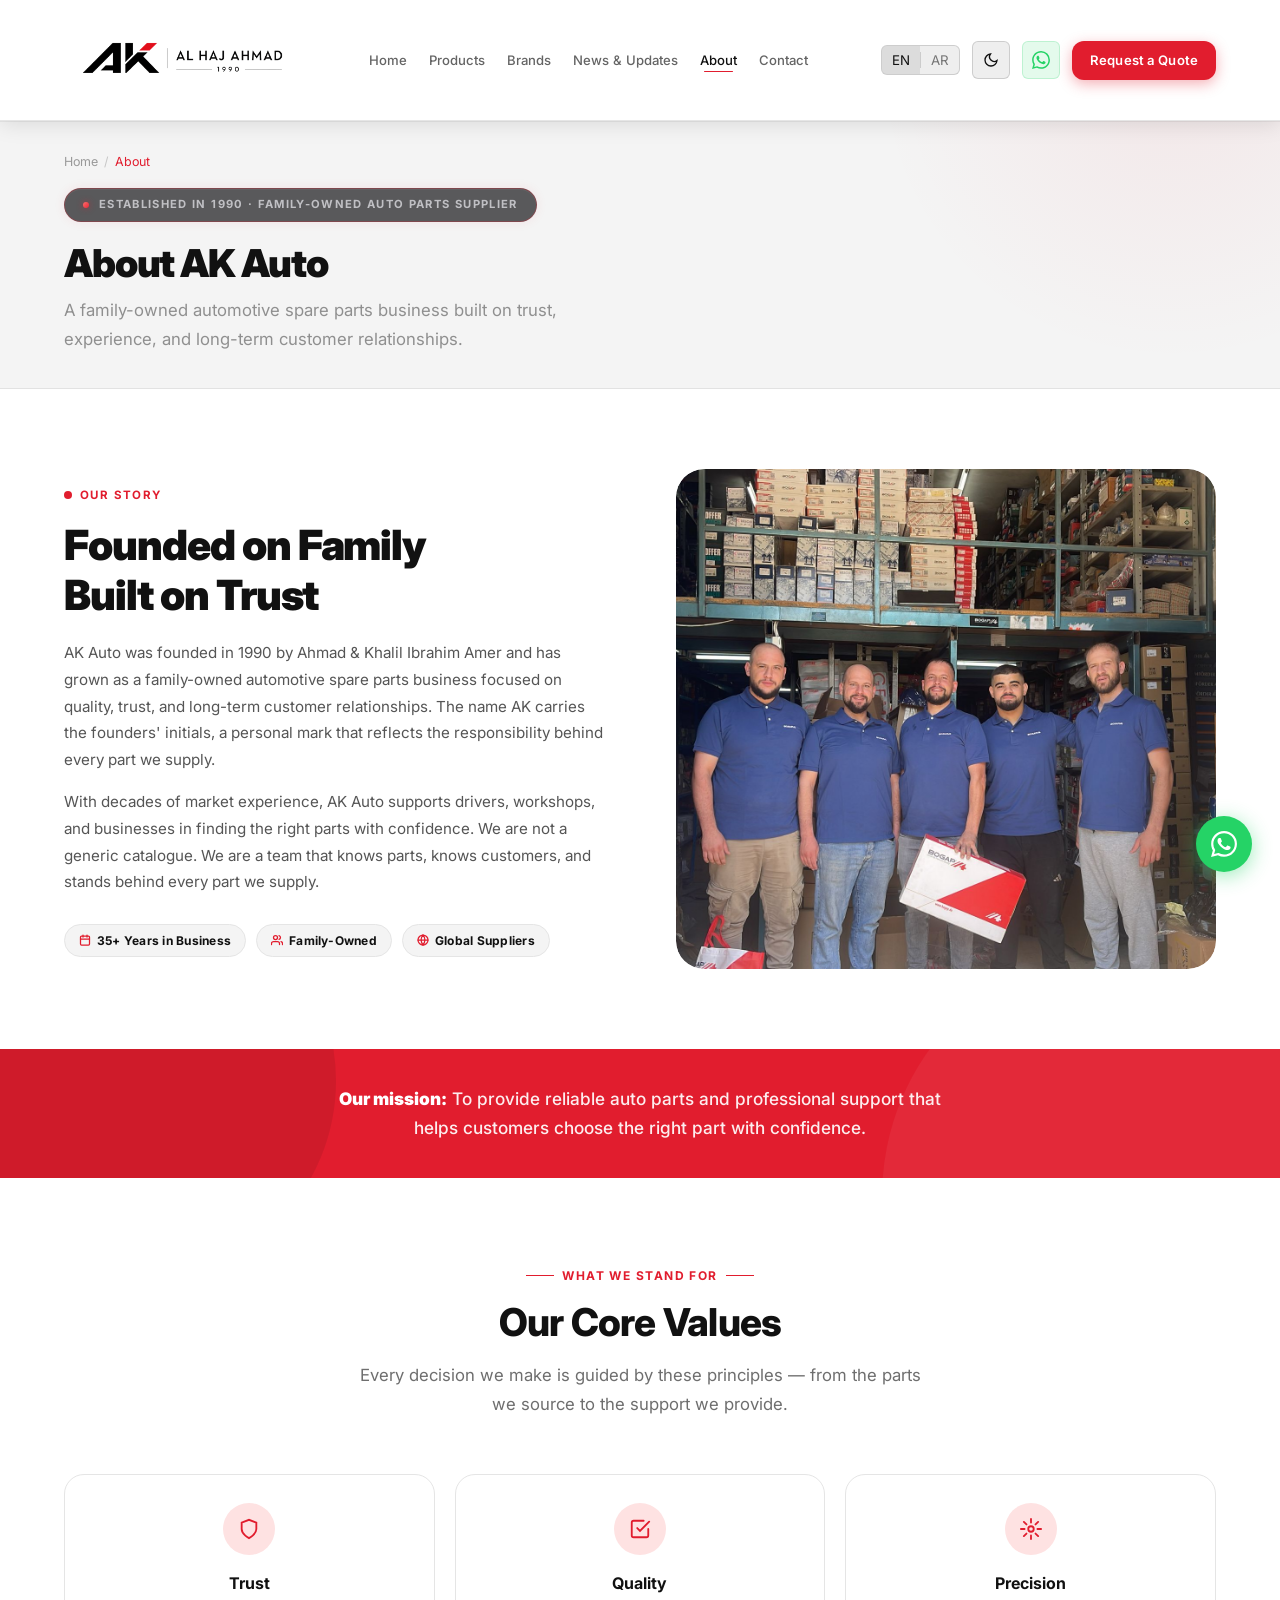
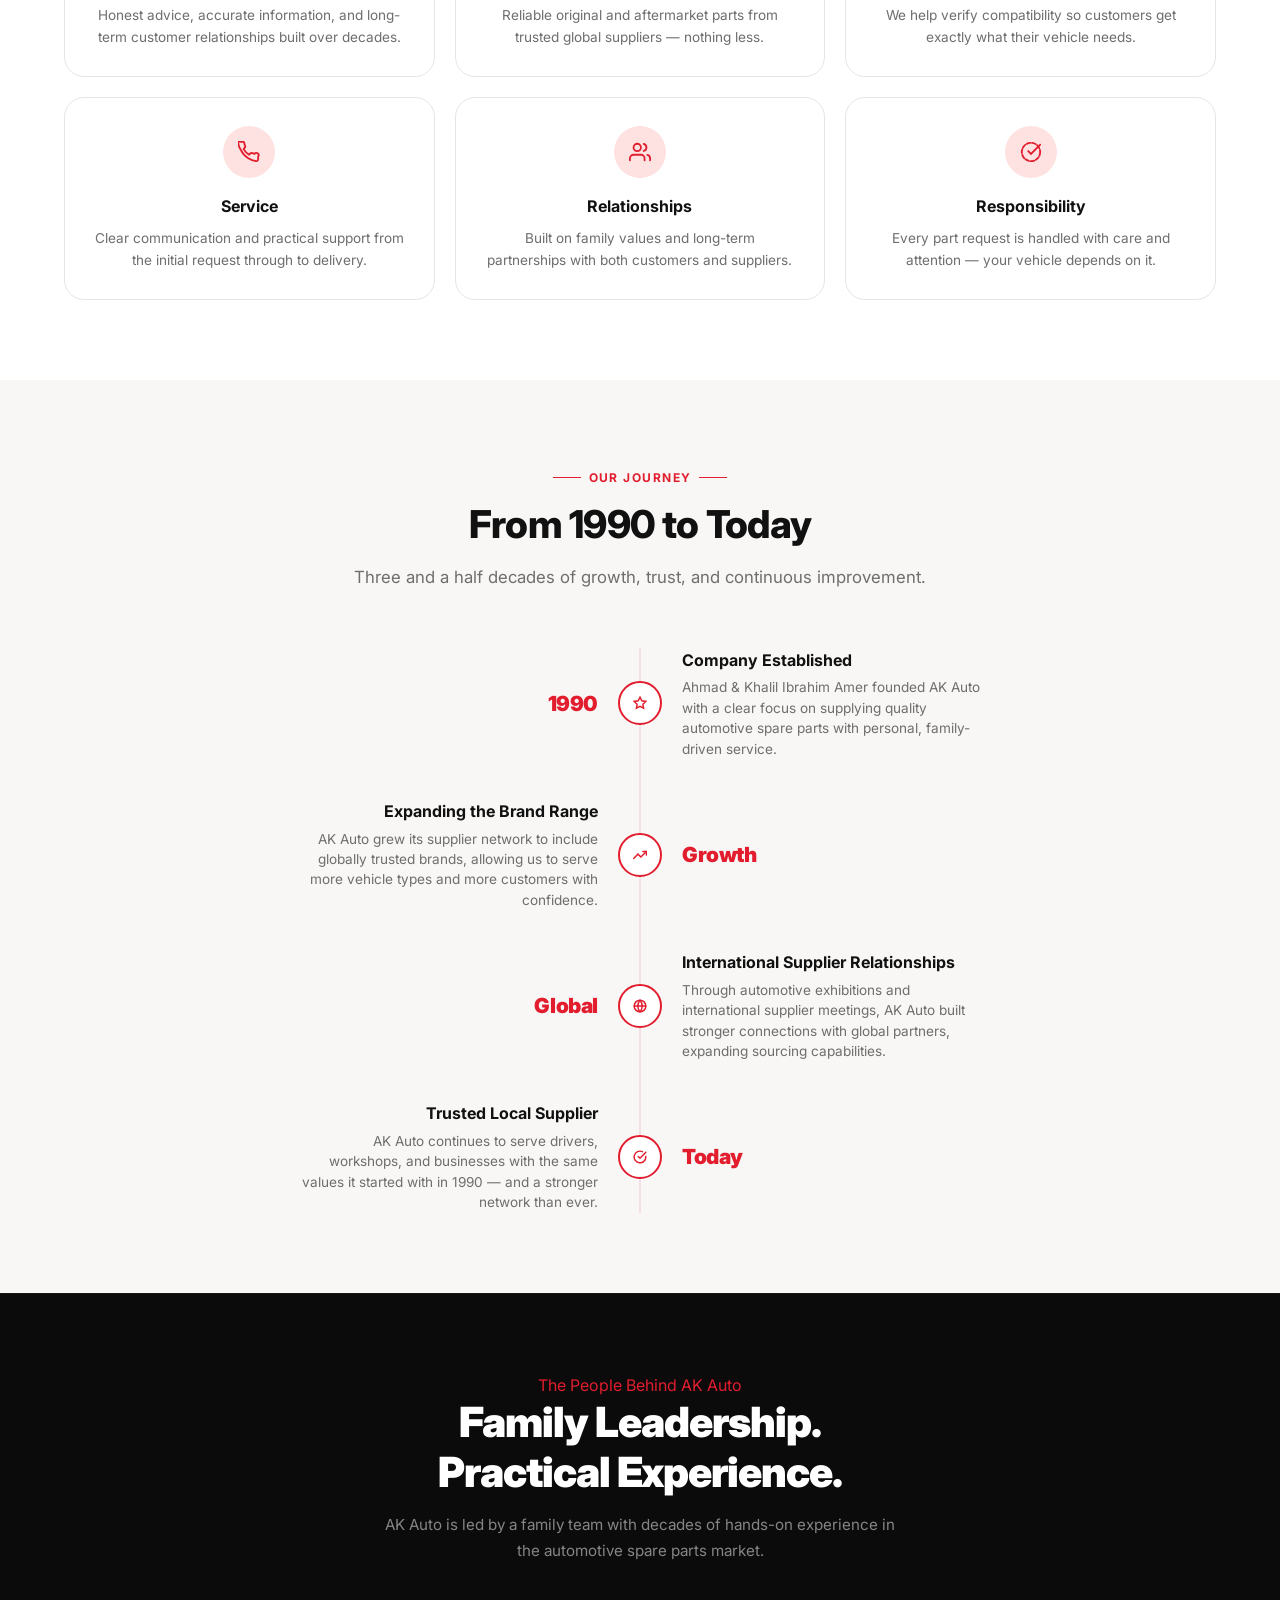
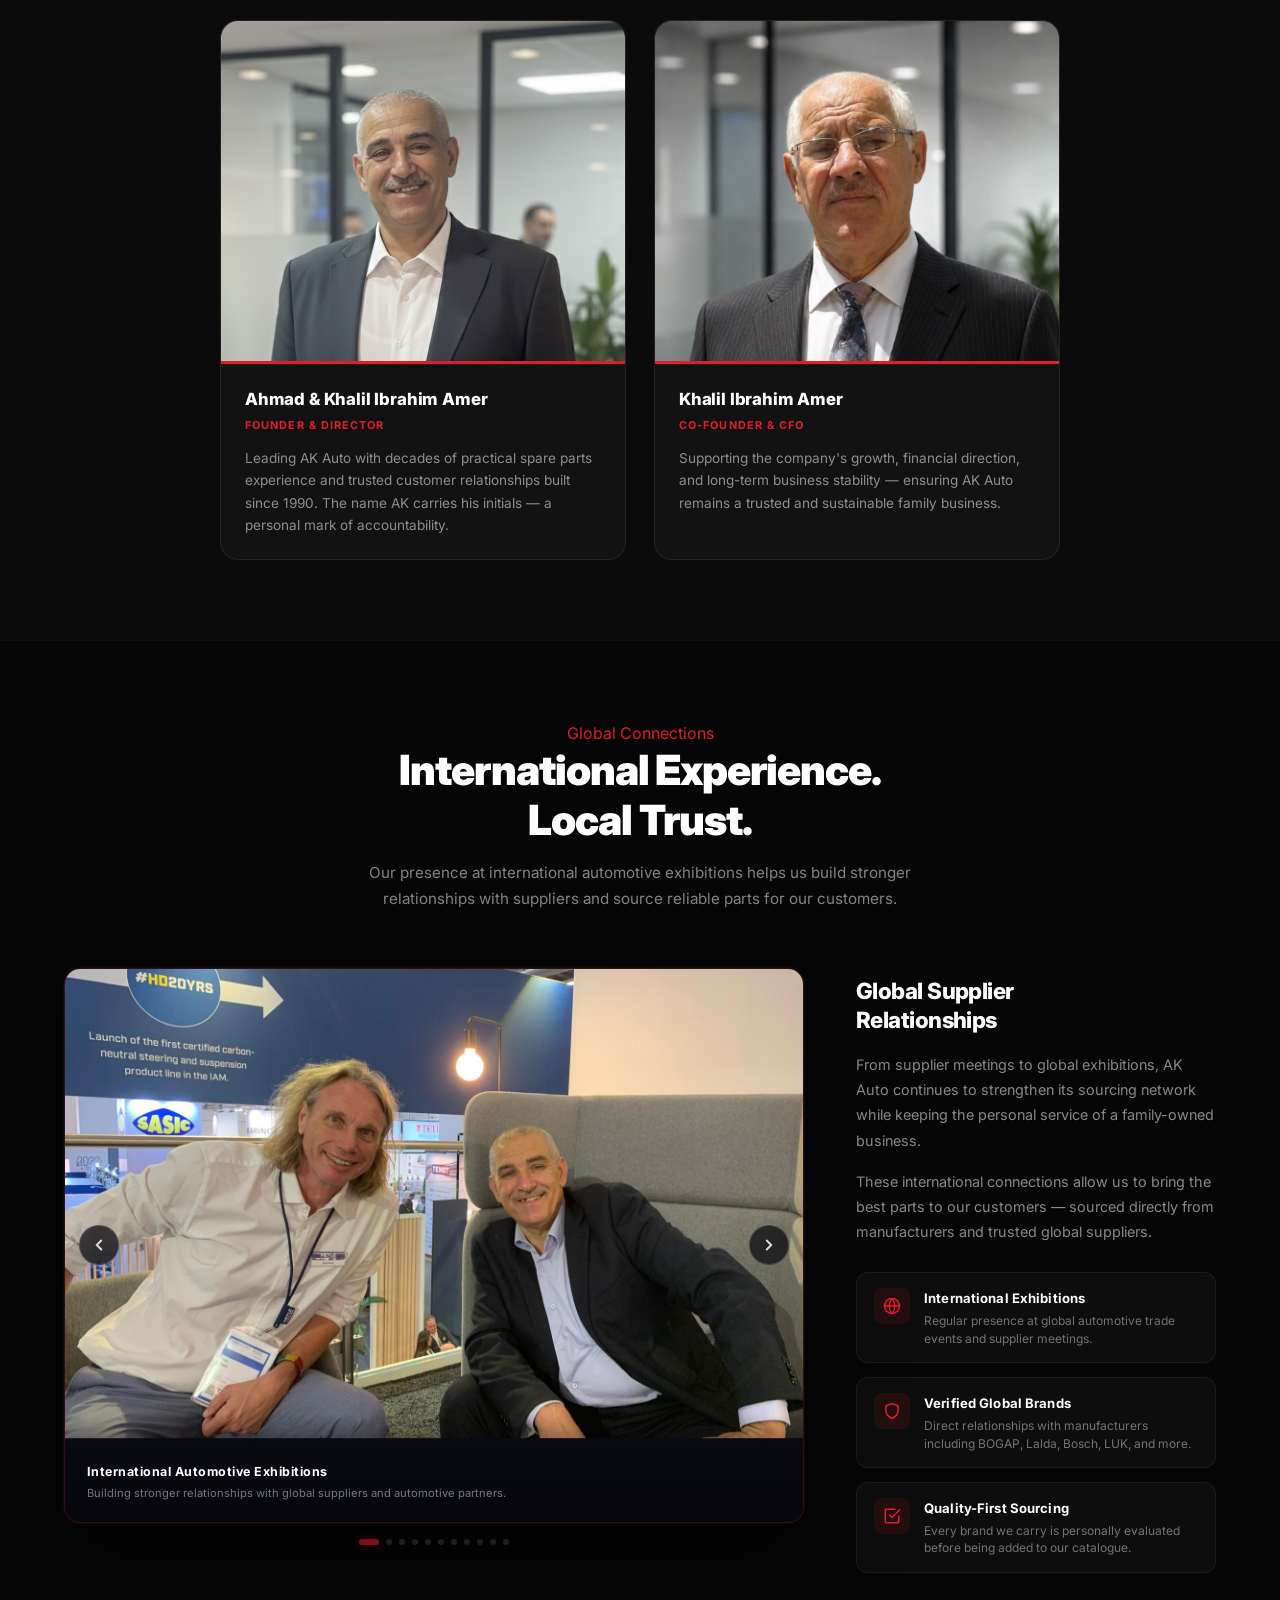
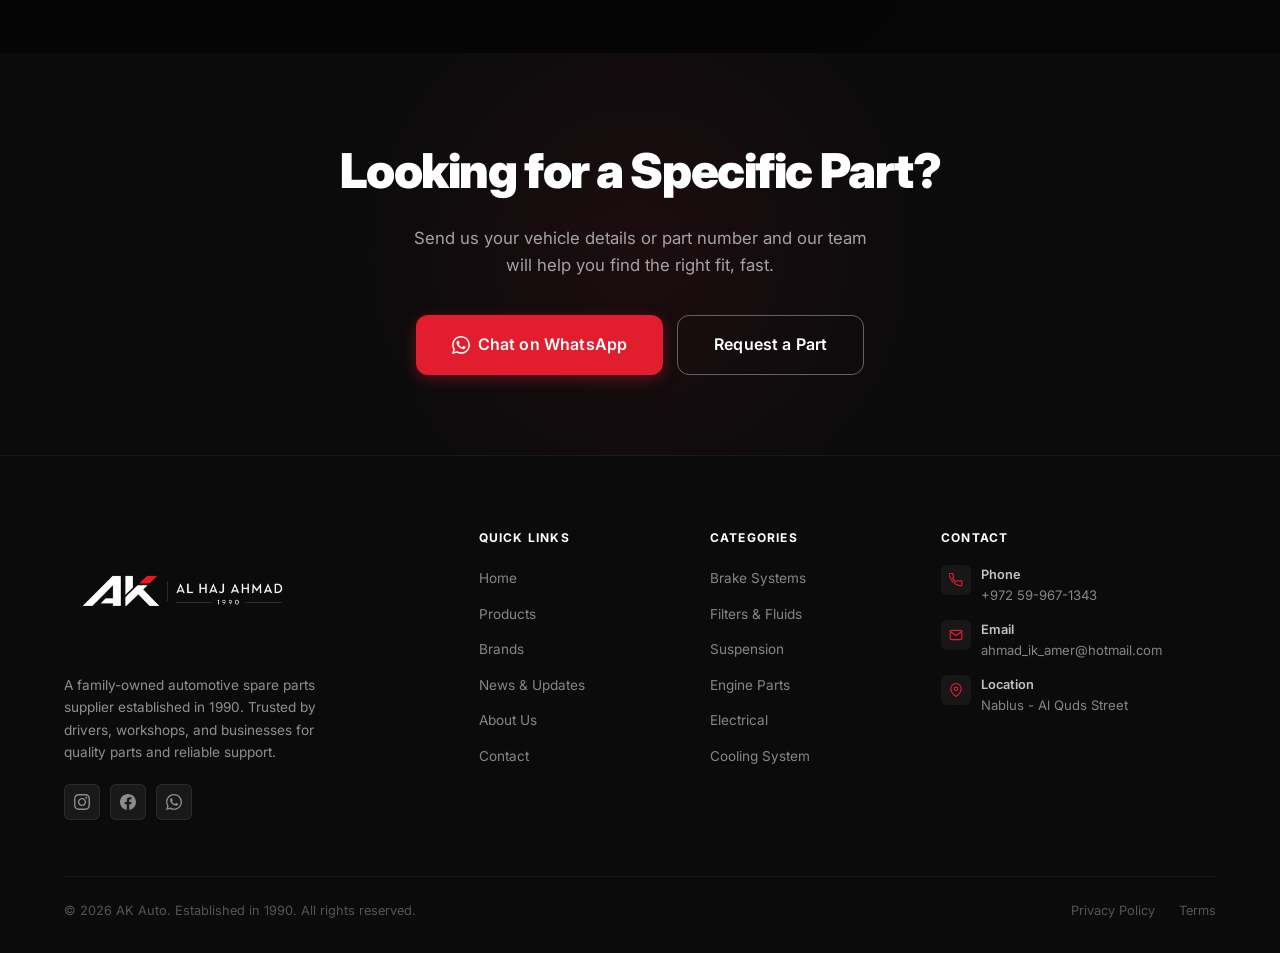
<file: about.html>
<!DOCTYPE html>
<html lang="en">
<head>
  <meta charset="UTF-8" />
  <meta name="viewport" content="width=device-width, initial-scale=1.0" />
  <title>About AK Auto — Family-Owned Since 1990</title>
  <meta name="description" content="Founded in 1990 by Ahmad & Khalil Ibrahim Amer, AK Auto is a family-owned automotive spare parts business built on trust, experience, and reliable service." />
  <script>
    (function(){var t=localStorage.getItem('aik-theme')||(window.matchMedia('(prefers-color-scheme:dark)').matches?'dark':'light');document.documentElement.setAttribute('data-theme',t);})();
  </script>
  <link rel="stylesheet" href="css/styles.css" />
  <link rel="preconnect" href="https://fonts.googleapis.com" />
  <link rel="preconnect" href="https://fonts.gstatic.com" crossorigin />
</head>
<body>

<!-- NAVBAR -->
<nav class="navbar scrolled" role="navigation" aria-label="Main navigation">
  <div class="container">
    <div class="nav-inner">
      <a href="index.html" class="nav-logo" aria-label="AK Auto Home">
        <img src="assets/aikdarklogo.png" alt="AK Auto" class="nav-logo-img logo-dark" />
        <img src="assets/aiklightlogo.png" alt="AK Auto" class="nav-logo-img logo-light" />
      </a>
      <ul class="nav-links" role="list">
        <li><a href="index.html" data-i18n="nav.home">Home</a></li>
        <li><a href="products.html" data-i18n="nav.products">Products</a></li>
        <li><a href="brands.html" data-i18n="nav.brands">Brands</a></li>
        <li><a href="news.html" data-i18n="nav.news">News &amp; Updates</a></li>
        <li><a href="about.html" class="active" data-i18n="nav.about">About</a></li>
        <li><a href="contact.html" data-i18n="nav.contact">Contact</a></li>
      </ul>
      <div class="nav-right">
        <div class="lang-toggle" role="group" aria-label="Language selector"><button class="active">EN</button><div class="sep"></div><button>AR</button></div>
        <button class="theme-toggle" id="themeToggle" aria-label="Switch to dark mode">
          <svg class="icon-sun" width="16" height="16" viewBox="0 0 24 24" fill="none" stroke="currentColor" stroke-width="2" stroke-linecap="round"><circle cx="12" cy="12" r="5"/><line x1="12" y1="1" x2="12" y2="3"/><line x1="12" y1="21" x2="12" y2="23"/><line x1="4.22" y1="4.22" x2="5.64" y2="5.64"/><line x1="18.36" y1="18.36" x2="19.78" y2="19.78"/><line x1="1" y1="12" x2="3" y2="12"/><line x1="21" y1="12" x2="23" y2="12"/><line x1="4.22" y1="19.78" x2="5.64" y2="18.36"/><line x1="18.36" y1="5.64" x2="19.78" y2="4.22"/></svg>
          <svg class="icon-moon" width="16" height="16" viewBox="0 0 24 24" fill="none" stroke="currentColor" stroke-width="2" stroke-linecap="round"><path d="M21 12.79A9 9 0 1 1 11.21 3 7 7 0 0 0 21 12.79z"/></svg>
        </button>
        <a href="#" class="nav-wa" aria-label="WhatsApp" data-wa="Hello AK Auto, I need help finding a spare part."><svg width="18" height="18" viewBox="0 0 24 24" fill="currentColor"><path d="M17.472 14.382c-.297-.149-1.758-.867-2.03-.967-.273-.099-.471-.148-.67.15-.197.297-.767.966-.94 1.164-.173.199-.347.223-.644.075-.297-.15-1.255-.463-2.39-1.475-.883-.788-1.48-1.761-1.653-2.059-.173-.297-.018-.458.13-.606.134-.133.298-.347.446-.52.149-.174.198-.298.298-.497.099-.198.05-.371-.025-.52-.075-.149-.669-1.612-.916-2.207-.242-.579-.487-.5-.669-.51-.173-.008-.371-.01-.57-.01-.198 0-.52.074-.792.372-.272.297-1.04 1.016-1.04 2.479 0 1.462 1.065 2.875 1.213 3.074.149.198 2.096 3.2 5.077 4.487.709.306 1.262.489 1.694.625.712.227 1.36.195 1.871.118.571-.085 1.758-.719 2.006-1.413.248-.694.248-1.289.173-1.413-.074-.124-.272-.198-.57-.347m-5.421 7.403h-.004a9.87 9.87 0 01-5.031-1.378l-.361-.214-3.741.982.998-3.648-.235-.374a9.86 9.86 0 01-1.51-5.26c.001-5.45 4.436-9.884 9.888-9.884 2.64 0 5.122 1.03 6.988 2.898a9.825 9.825 0 012.893 6.994c-.003 5.45-4.437 9.884-9.885 9.884m8.413-18.297A11.815 11.815 0 0012.05 0C5.495 0 .16 5.335.157 11.892c0 2.096.547 4.142 1.588 5.945L.057 24l6.305-1.654a11.882 11.882 0 005.683 1.448h.005c6.554 0 11.89-5.335 11.893-11.893a11.821 11.821 0 00-3.48-8.413z"/></svg></a>
        <a href="contact.html" class="btn btn-primary btn-sm" data-i18n="nav.request_quote">Request a Quote</a>
      </div>
      <button class="hamburger" aria-label="Toggle menu"><span></span><span></span><span></span></button>
    </div>
  </div>
</nav>

<div class="mobile-menu">
  <a href="index.html" data-i18n="nav.home">Home</a><a href="products.html" data-i18n="nav.products">Products</a><a href="brands.html" data-i18n="nav.brands">Brands</a><a href="news.html" data-i18n="nav.news">News &amp; Updates</a><a href="about.html" data-i18n="nav.about">About</a><a href="contact.html" data-i18n="nav.contact">Contact</a>
  <div class="mobile-menu-actions"><a href="contact.html" class="btn btn-primary" data-i18n="nav.request_quote">Request a Quote</a><a href="#" class="btn btn-secondary" data-wa="Hello AK Auto, I need a spare part." data-i18n="mob.whatsapp">WhatsApp</a></div>
</div>

<!-- ============================================================
     1. ABOUT HERO
     ============================================================ -->
<section class="page-hero" aria-labelledby="about-page-heading">
  <div class="container page-hero-content">
    <nav class="breadcrumb" aria-label="Breadcrumb">
      <a href="index.html" data-i18n="nav.home">Home</a><span class="sep">/</span><span class="current" aria-current="page" data-i18n="ab.bc">About</span>
    </nav>
    <div class="about-hero-badge">
      <span class="ahb-dot" aria-hidden="true"></span>
      <span data-i18n="ab.badge">Established in 1990 &middot; Family-Owned Auto Parts Supplier</span>
    </div>
    <h1 id="about-page-heading" data-i18n="ab.h">About AK Auto</h1>
    <p data-i18n="ab.p">A family-owned automotive spare parts business built on trust, experience, and long-term customer relationships.</p>
  </div>
</section>

<!-- ============================================================
     2. OUR STORY — Light
     ============================================================ -->
<section class="section section-always-light about-story" aria-labelledby="story-heading">
  <div class="container">
    <div class="story-grid">

      <div class="story-content reveal">
        <span class="eyebrow" style="display:inline-flex;align-items:center;gap:8px;font-size:0.72rem;font-weight:700;letter-spacing:0.12em;text-transform:uppercase;color:var(--red);margin-bottom:16px;">
          <svg width="8" height="8" viewBox="0 0 8 8" fill="currentColor" aria-hidden="true"><circle cx="4" cy="4" r="4"/></svg>
          Our Story
        </span>
        <h2 id="story-heading" data-i18n-html="ab.s.h">Founded on Family.<br>Built on Trust.</h2>
        <p data-i18n="ab.s.p1">AK Auto was founded in 1990 by Ahmad & Khalil Ibrahim Amer and has grown as a family-owned automotive spare parts business focused on quality, trust, and long-term customer relationships. The name AK carries the founder's initials — a personal mark that reflects the responsibility behind every part we supply.</p>
        <p data-i18n="ab.s.p2">With decades of market experience, AK Auto supports drivers, workshops, and businesses in finding the right parts with confidence. We are not a generic catalogue — we are a team that knows parts, knows customers, and stands behind every part we supply.</p>
        <div class="about-story-pills">
          <span class="asp-pill"><svg width="12" height="12" viewBox="0 0 24 24" fill="none" stroke="currentColor" stroke-width="2.5" stroke-linecap="round" aria-hidden="true"><rect x="3" y="4" width="18" height="18" rx="2"/><line x1="16" y1="2" x2="16" y2="6"/><line x1="8" y1="2" x2="8" y2="6"/><line x1="3" y1="10" x2="21" y2="10"/></svg><span data-i18n="ab.s.pl1">35+ Years in Business</span></span>
          <span class="asp-pill"><svg width="12" height="12" viewBox="0 0 24 24" fill="none" stroke="currentColor" stroke-width="2.5" stroke-linecap="round" aria-hidden="true"><path d="M17 21v-2a4 4 0 00-4-4H5a4 4 0 00-4 4v2"/><circle cx="9" cy="7" r="4"/><path d="M23 21v-2a4 4 0 00-3-3.87"/><path d="M16 3.13a4 4 0 010 7.75"/></svg><span data-i18n="ab.s.pl2">Family-Owned</span></span>
          <span class="asp-pill"><svg width="12" height="12" viewBox="0 0 24 24" fill="none" stroke="currentColor" stroke-width="2.5" stroke-linecap="round" aria-hidden="true"><circle cx="12" cy="12" r="10"/><line x1="2" y1="12" x2="22" y2="12"/><path d="M12 2a15.3 15.3 0 010 20M12 2a15.3 15.3 0 000 20"/></svg><span data-i18n="ab.s.pl3">Global Suppliers</span></span>
        </div>
      </div>

      <div class="story-img reveal reveal-delay-2">
        <img src="assets/team-warehouse-group.jpg" alt="AK Auto team at the warehouse" class="about-story-real-img" />
      </div>

    </div>
  </div>
</section>

<!-- ============================================================
     3. MISSION BAND — Red accent
     ============================================================ -->
<div class="about-mission-band" role="complementary">
  <div class="container">
    <div class="amb-inner">
      <p data-i18n-html="ab.mission"><strong>Our mission:</strong> To provide reliable auto parts and professional support that helps customers choose the right part with confidence.</p>
    </div>
  </div>
</div>

<!-- ============================================================
     4. CORE VALUES — Light
     ============================================================ -->
<section class="section section-always-light" aria-labelledby="values-heading">
  <div class="container">
    <div class="section-header reveal">
      <span class="eyebrow" data-i18n="ab.v.eye">What We Stand For</span>
      <h2 id="values-heading" data-i18n="ab.v.h">Our Core Values</h2>
      <p data-i18n="ab.v.p">Every decision we make is guided by these principles — from the parts we source to the support we provide.</p>
    </div>

    <div class="values-grid">

      <div class="value-card reveal">
        <div class="icon">
          <svg width="22" height="22" viewBox="0 0 24 24" fill="none" stroke="currentColor" stroke-width="2" stroke-linecap="round" aria-hidden="true"><path d="M12 22s8-4 8-10V5l-8-3-8 3v7c0 6 8 10 8 10z"/></svg>
        </div>
        <h3 data-i18n="ab.v1h">Trust</h3>
        <p data-i18n="ab.v1p">Honest advice, accurate information, and long-term customer relationships built over decades.</p>
      </div>

      <div class="value-card reveal reveal-delay-1">
        <div class="icon">
          <svg width="22" height="22" viewBox="0 0 24 24" fill="none" stroke="currentColor" stroke-width="2" stroke-linecap="round" aria-hidden="true"><polyline points="9 11 12 14 22 4"/><path d="M21 12v7a2 2 0 01-2 2H5a2 2 0 01-2-2V5a2 2 0 012-2h11"/></svg>
        </div>
        <h3 data-i18n="ab.v2h">Quality</h3>
        <p data-i18n="ab.v2p">Reliable original and aftermarket parts from trusted global suppliers — nothing less.</p>
      </div>

      <div class="value-card reveal reveal-delay-2">
        <div class="icon">
          <svg width="22" height="22" viewBox="0 0 24 24" fill="none" stroke="currentColor" stroke-width="2" stroke-linecap="round" aria-hidden="true"><circle cx="12" cy="12" r="3"/><path d="M12 1v4M12 19v4M4.22 4.22l2.83 2.83M16.95 16.95l2.83 2.83M1 12h4M19 12h4M4.22 19.78l2.83-2.83M16.95 7.05l2.83-2.83"/></svg>
        </div>
        <h3 data-i18n="ab.v3h">Precision</h3>
        <p data-i18n="ab.v3p">We help verify compatibility so customers get exactly what their vehicle needs.</p>
      </div>

      <div class="value-card reveal">
        <div class="icon">
          <svg width="22" height="22" viewBox="0 0 24 24" fill="none" stroke="currentColor" stroke-width="2" stroke-linecap="round" aria-hidden="true"><path d="M22 16.92v3a2 2 0 01-2.18 2 19.79 19.79 0 01-8.63-3.07A19.5 19.5 0 013.07 9.81a19.79 19.79 0 01-3.07-8.68A2 2 0 012 .82h3a2 2 0 012 1.72 12.84 12.84 0 00.7 2.81 2 2 0 01-.45 2.11L6.09 8.91a16 16 0 006 6l1.27-1.27a2 2 0 012.11-.45 12.84 12.84 0 002.81.7A2 2 0 0122 16.92z"/></svg>
        </div>
        <h3 data-i18n="ab.v4h">Service</h3>
        <p data-i18n="ab.v4p">Clear communication and practical support from the initial request through to delivery.</p>
      </div>

      <div class="value-card reveal reveal-delay-1">
        <div class="icon">
          <svg width="22" height="22" viewBox="0 0 24 24" fill="none" stroke="currentColor" stroke-width="2" stroke-linecap="round" aria-hidden="true"><path d="M17 21v-2a4 4 0 00-4-4H5a4 4 0 00-4 4v2"/><circle cx="9" cy="7" r="4"/><path d="M23 21v-2a4 4 0 00-3-3.87"/><path d="M16 3.13a4 4 0 010 7.75"/></svg>
        </div>
        <h3 data-i18n="ab.v5h">Relationships</h3>
        <p data-i18n="ab.v5p">Built on family values and long-term partnerships with both customers and suppliers.</p>
      </div>

      <div class="value-card reveal reveal-delay-2">
        <div class="icon">
          <svg width="22" height="22" viewBox="0 0 24 24" fill="none" stroke="currentColor" stroke-width="2" stroke-linecap="round" aria-hidden="true"><polyline points="9 11 12 14 22 4"/><circle cx="12" cy="12" r="10" stroke-dasharray="4 2"/></svg>
        </div>
        <h3 data-i18n="ab.v6h">Responsibility</h3>
        <p data-i18n="ab.v6p">Every part request is handled with care and attention — your vehicle depends on it.</p>
      </div>

    </div>
  </div>
</section>

<!-- ============================================================
     5. TIMELINE — Off-white
     ============================================================ -->
<section class="section about-timeline-section" aria-labelledby="timeline-heading">
  <div class="container">
    <div class="section-header reveal">
      <span class="eyebrow" data-i18n="ab.tl.eye">Our Journey</span>
      <h2 id="timeline-heading" data-i18n="ab.tl.h">From 1990 to Today</h2>
      <p data-i18n="ab.tl.p">Three and a half decades of growth, trust, and continuous improvement.</p>
    </div>

    <div class="timeline reveal">

      <div class="timeline-item">
        <div class="timeline-year">1990</div>
        <div class="timeline-dot">
          <svg width="14" height="14" viewBox="0 0 24 24" fill="none" stroke="currentColor" stroke-width="2.5" stroke-linecap="round" aria-hidden="true"><path d="M12 2l3.09 6.26L22 9.27l-5 4.87 1.18 6.88L12 17.77l-6.18 3.25L7 14.14 2 9.27l6.91-1.01L12 2z"/></svg>
        </div>
        <div class="timeline-body">
          <h4 data-i18n="ab.tl1h">Company Established</h4>
          <p data-i18n="ab.tl1p">Ahmad & Khalil Ibrahim Amer founded AK Auto with a clear focus on supplying quality automotive spare parts with personal, family-driven service.</p>
        </div>
      </div>

      <div class="timeline-item">
        <div class="timeline-year" data-i18n="ab.tl.gy">Growth</div>
        <div class="timeline-dot">
          <svg width="14" height="14" viewBox="0 0 24 24" fill="none" stroke="currentColor" stroke-width="2.5" stroke-linecap="round" aria-hidden="true"><polyline points="23 6 13.5 15.5 8.5 10.5 1 18"/><polyline points="17 6 23 6 23 12"/></svg>
        </div>
        <div class="timeline-body">
          <h4 data-i18n="ab.tl2h">Expanding the Brand Range</h4>
          <p data-i18n="ab.tl2p">AK Auto grew its supplier network to include globally trusted brands, allowing us to serve more vehicle types and more customers with confidence.</p>
        </div>
      </div>

      <div class="timeline-item">
        <div class="timeline-year" data-i18n="ab.tl.glob">Global</div>
        <div class="timeline-dot">
          <svg width="14" height="14" viewBox="0 0 24 24" fill="none" stroke="currentColor" stroke-width="2.5" stroke-linecap="round" aria-hidden="true"><circle cx="12" cy="12" r="10"/><line x1="2" y1="12" x2="22" y2="12"/><path d="M12 2a15.3 15.3 0 010 20M12 2a15.3 15.3 0 000 20"/></svg>
        </div>
        <div class="timeline-body">
          <h4 data-i18n="ab.tl3h">International Supplier Relationships</h4>
          <p data-i18n="ab.tl3p">Through automotive exhibitions and international supplier meetings, AK Auto built stronger connections with global partners, expanding sourcing capabilities.</p>
        </div>
      </div>

      <div class="timeline-item">
        <div class="timeline-year" data-i18n="ab.tl.today">Today</div>
        <div class="timeline-dot">
          <svg width="14" height="14" viewBox="0 0 24 24" fill="none" stroke="currentColor" stroke-width="2.5" stroke-linecap="round" aria-hidden="true"><path d="M22 11.08V12a10 10 0 11-5.93-9.14"/><polyline points="22 4 12 14.01 9 11.01"/></svg>
        </div>
        <div class="timeline-body">
          <h4 data-i18n="ab.tl4h">Trusted Local Supplier</h4>
          <p data-i18n="ab.tl4p">AK Auto continues to serve drivers, workshops, and businesses with the same values it started with in 1990 — and a stronger network than ever.</p>
        </div>
      </div>

    </div>
  </div>
</section>

<!-- ============================================================
     6. LEADERSHIP / TEAM — Dark
     ============================================================ -->
<section class="about-team-section" aria-labelledby="team-heading">
  <div class="container">

    <div class="about-team-header reveal">
      <span class="eyebrow" style="color:var(--red);">The People Behind AK Auto</span>
      <h2 id="team-heading" data-i18n-html="ab.tm.h">Family Leadership.<br>Practical Experience.</h2>
      <p data-i18n="ab.tm.p">AK Auto is led by a family team with decades of hands-on experience in the automotive spare parts market.</p>
    </div>

    <div class="team-portraits-wrap">

      <!-- Founder -->
      <div class="team-portrait-card reveal">
        <div class="tpc-photo">
          <img src="assets/founder-portrait-ahmad.jpg" alt="Ahmad & Khalil Ibrahim Amer, Founder and Director of AK Auto" />
        </div>
        <div class="tpc-accent" aria-hidden="true"></div>
        <div class="tpc-info">
          <div class="tpc-name" data-i18n="ab.f.name">Ahmad & Khalil Ibrahim Amer</div>
          <span class="tpc-role" data-i18n="ab.f.role">Founder &amp; Director</span>
          <p class="tpc-desc" data-i18n="ab.f.desc">Leading AK Auto with decades of practical spare parts experience and trusted customer relationships built since 1990. The name AK carries his initials — a personal mark of accountability.</p>
        </div>
      </div>

      <!-- CFO -->
      <div class="team-portrait-card reveal reveal-delay-1">
        <div class="tpc-photo">
          <img src="assets/khalil.PNG" alt="Khalil Ibrahim Amer, Co-Founder and CFO of AK Auto" />
        </div>
        <div class="tpc-accent" aria-hidden="true"></div>
        <div class="tpc-info">
          <div class="tpc-name" data-i18n="ab.c.name">Khalel Ibrahim Amer</div>
          <span class="tpc-role" data-i18n="ab.c.role">Chief Financial Officer</span>
          <p class="tpc-desc" data-i18n="ab.c.desc">Supporting the company's growth, financial direction, and long-term business stability — ensuring AK Auto remains a trusted and sustainable family business.</p>
        </div>
      </div>

    </div>

  </div>
</section>

<!-- ============================================================
     7. INTERNATIONAL EXHIBITIONS — Dark (carousel)
     ============================================================ -->
<section class="about-exh-section" aria-labelledby="exh-heading">
  <div class="container">

    <div class="about-exh-header reveal">
      <span class="eyebrow" style="color:var(--red);">Global Connections</span>
      <h2 id="exh-heading" data-i18n-html="ab.ex.h">International Experience.<br>Local Trust.</h2>
      <p data-i18n="ab.ex.p">Our presence at international automotive exhibitions helps us build stronger relationships with suppliers and source reliable parts for our customers.</p>
    </div>

    <div class="about-exh-layout">

      <!-- Carousel (left / main) -->
      <div class="story-carousel reveal">
        <div class="story-carousel-frame" id="storyCarousel" tabindex="0">
          <div class="story-slides">
            <div class="story-slide active"><img src="assets/internationalplaces/Ahmad1.jpeg"     alt="Ahmad at international automotive exhibition" /></div>
            <div class="story-slide"><img src="assets/internationalplaces/Ahmad2.jpeg"     alt="Ahmad at international automotive exhibition" /></div>
            <div class="story-slide"><img src="assets/internationalplaces/Ahmad3.jpeg"     alt="Ahmad at international automotive exhibition" /></div>
            <div class="story-slide"><img src="assets/internationalplaces/Ahmad4.jpeg"     alt="Ahmad at international automotive exhibition" /></div>
            <div class="story-slide"><img src="assets/internationalplaces/Ahmad5.jpeg"     alt="Ahmad at international automotive exhibition" /></div>
            <div class="story-slide"><img src="assets/internationalplaces/Ahmad6.jpeg"     alt="Ahmad at international automotive exhibition" /></div>
            <div class="story-slide"><img src="assets/internationalplaces/Ahmad7.jpeg"     alt="Ahmad at international automotive exhibition" /></div>
            <div class="story-slide"><img src="assets/internationalplaces/Ahmad8.jpeg"     alt="Ahmad at international automotive exhibition" /></div>
            <div class="story-slide"><img src="assets/internationalplaces/autoahmad9.jpeg" alt="Ahmad at international automotive exhibition" /></div>
            <div class="story-slide"><img src="assets/internationalplaces/Ahmad10.jpg"    alt="Ahmad at international automotive exhibition" /></div>
            <div class="story-slide"><img src="assets/internationalplaces/Ahmad11.jpg"    alt="Ahmad at international automotive exhibition" /></div>
          </div>
          <div class="story-caption" aria-live="polite">
            <p class="sc-title" data-i18n="ab.ex.ct">International Automotive Exhibitions</p>
            <p class="sc-sub" data-i18n="ab.ex.cs">Building stronger relationships with global suppliers and automotive partners.</p>
          </div>
          <button class="story-arrow story-arrow-prev" aria-label="Previous image">
            <svg width="18" height="18" viewBox="0 0 24 24" fill="none" stroke="currentColor" stroke-width="2.5" stroke-linecap="round" aria-hidden="true"><polyline points="15 18 9 12 15 6"/></svg>
          </button>
          <button class="story-arrow story-arrow-next" aria-label="Next image">
            <svg width="18" height="18" viewBox="0 0 24 24" fill="none" stroke="currentColor" stroke-width="2.5" stroke-linecap="round" aria-hidden="true"><polyline points="9 6 15 12 9 18"/></svg>
          </button>
        </div>
        <div class="story-dots" role="list" aria-label="Carousel navigation"></div>
      </div>

      <!-- Side text (right) -->
      <div class="about-exh-text reveal reveal-delay-1">
        <h3 data-i18n-html="ab.ex.th">Global Supplier<br>Relationships</h3>
        <p data-i18n="ab.ex.tp1">From supplier meetings to global exhibitions, AK Auto continues to strengthen its sourcing network while keeping the personal service of a family-owned business.</p>
        <p data-i18n="ab.ex.tp2">These international connections allow us to bring the best parts to our customers — sourced directly from manufacturers and trusted global suppliers.</p>

        <div class="about-exh-stats">
          <div class="about-exh-stat">
            <div class="aes-icon" aria-hidden="true">
              <svg width="18" height="18" viewBox="0 0 24 24" fill="none" stroke="currentColor" stroke-width="2" stroke-linecap="round"><circle cx="12" cy="12" r="10"/><line x1="2" y1="12" x2="22" y2="12"/><path d="M12 2a15.3 15.3 0 010 20M12 2a15.3 15.3 0 000 20"/></svg>
            </div>
            <div class="aes-body">
              <span class="aes-label" data-i18n="ab.ex.s1l">International Exhibitions</span>
              <span class="aes-desc" data-i18n="ab.ex.s1d">Regular presence at global automotive trade events and supplier meetings.</span>
            </div>
          </div>
          <div class="about-exh-stat">
            <div class="aes-icon" aria-hidden="true">
              <svg width="18" height="18" viewBox="0 0 24 24" fill="none" stroke="currentColor" stroke-width="2" stroke-linecap="round"><path d="M12 22s8-4 8-10V5l-8-3-8 3v7c0 6 8 10 8 10z"/></svg>
            </div>
            <div class="aes-body">
              <span class="aes-label" data-i18n="ab.ex.s2l">Verified Global Brands</span>
              <span class="aes-desc" data-i18n="ab.ex.s2d">Direct relationships with manufacturers including BOGAP, Lalda, Bosch, LUK, and more.</span>
            </div>
          </div>
          <div class="about-exh-stat">
            <div class="aes-icon" aria-hidden="true">
              <svg width="18" height="18" viewBox="0 0 24 24" fill="none" stroke="currentColor" stroke-width="2" stroke-linecap="round"><polyline points="9 11 12 14 22 4"/><path d="M21 12v7a2 2 0 01-2 2H5a2 2 0 01-2-2V5a2 2 0 012-2h11"/></svg>
            </div>
            <div class="aes-body">
              <span class="aes-label" data-i18n="ab.ex.s3l">Quality-First Sourcing</span>
              <span class="aes-desc" data-i18n="ab.ex.s3d">Every brand we carry is personally evaluated before being added to our catalogue.</span>
            </div>
          </div>
        </div>
      </div>

    </div>
  </div>
</section>

<!-- ============================================================
     8. FINAL CTA — Dark
     ============================================================ -->
<section class="section cta-section" aria-labelledby="cta-heading">
  <div class="container">
    <h2 id="cta-heading" class="reveal" data-i18n="ab.cta.h">Looking for a Specific Part?</h2>
    <p class="reveal reveal-delay-1" data-i18n="ab.cta.p">Send us your vehicle details or part number and our team will help you find the right fit, fast.</p>
    <div class="cta-actions reveal reveal-delay-2">
      <a href="#" class="btn btn-primary btn-lg" data-wa="Hello AK Auto, I need a spare part. My vehicle details are:">
        <svg width="18" height="18" viewBox="0 0 24 24" fill="currentColor" aria-hidden="true"><path d="M17.472 14.382c-.297-.149-1.758-.867-2.03-.967-.273-.099-.471-.148-.67.15-.197.297-.767.966-.94 1.164-.173.199-.347.223-.644.075-.297-.15-1.255-.463-2.39-1.475-.883-.788-1.48-1.761-1.653-2.059-.173-.297-.018-.458.13-.606.134-.133.298-.347.446-.52.149-.174.198-.298.298-.497.099-.198.05-.371-.025-.52-.075-.149-.669-1.612-.916-2.207-.242-.579-.487-.5-.669-.51-.173-.008-.371-.01-.57-.01-.198 0-.52.074-.792.372-.272.297-1.04 1.016-1.04 2.479 0 1.462 1.065 2.875 1.213 3.074.149.198 2.096 3.2 5.077 4.487.709.306 1.262.489 1.694.625.712.227 1.36.195 1.871.118.571-.085 1.758-.719 2.006-1.413.248-.694.248-1.289.173-1.413-.074-.124-.272-.198-.57-.347m-5.421 7.403h-.004a9.87 9.87 0 01-5.031-1.378l-.361-.214-3.741.982.998-3.648-.235-.374a9.86 9.86 0 01-1.51-5.26c.001-5.45 4.436-9.884 9.888-9.884 2.64 0 5.122 1.03 6.988 2.898a9.825 9.825 0 012.893 6.994c-.003 5.45-4.437 9.884-9.885 9.884m8.413-18.297A11.815 11.815 0 0012.05 0C5.495 0 .16 5.335.157 11.892c0 2.096.547 4.142 1.588 5.945L.057 24l6.305-1.654a11.882 11.882 0 005.683 1.448h.005c6.554 0 11.89-5.335 11.893-11.893a11.821 11.821 0 00-3.48-8.413z"/></svg>
        <span data-i18n="ab.cta.wa">Chat on WhatsApp</span>
      </a>
      <a href="contact.html" class="btn btn-secondary btn-lg" data-i18n="ab.cta.req">Request a Part</a>
    </div>
  </div>
</section>

<!-- FOOTER -->
<footer class="footer" role="contentinfo">
  <div class="container">
    <div class="footer-grid">
      <div class="footer-brand">
        <a href="index.html" class="nav-logo"><img src="assets/aikdarklogo.png" alt="AK Auto" class="footer-logo" /></a>
        <p data-i18n="ft.tagline">A family-owned automotive spare parts supplier established in 1990. Trusted by drivers, workshops, and businesses for quality parts and reliable support.</p>
        <div class="footer-social">
          <a href="#" aria-label="Instagram"><svg width="16" height="16" viewBox="0 0 24 24" fill="currentColor"><path d="M12 2.163c3.204 0 3.584.012 4.85.07 3.252.148 4.771 1.691 4.919 4.919.058 1.265.069 1.645.069 4.849 0 3.205-.012 3.584-.069 4.849-.149 3.225-1.664 4.771-4.919 4.919-1.266.058-1.644.07-4.85.07-3.204 0-3.584-.012-4.849-.07-3.26-.149-4.771-1.699-4.919-4.92-.058-1.265-.07-1.644-.07-4.849 0-3.204.013-3.583.07-4.849.149-3.227 1.664-4.771 4.919-4.919 1.266-.057 1.645-.069 4.849-.069zm0-2.163c-3.259 0-3.667.014-4.947.072-4.358.2-6.78 2.618-6.98 6.98-.059 1.281-.073 1.689-.073 4.948 0 3.259.014 3.668.072 4.948.2 4.358 2.618 6.78 6.98 6.98 1.281.058 1.689.072 4.948.072 3.259 0 3.668-.014 4.948-.072 4.354-.2 6.782-2.618 6.979-6.98.059-1.28.073-1.689.073-4.948 0-3.259-.014-3.667-.072-4.947-.196-4.354-2.617-6.78-6.979-6.98-1.281-.059-1.69-.073-4.949-.073zm0 5.838c-3.403 0-6.162 2.759-6.162 6.162s2.759 6.163 6.162 6.163 6.162-2.759 6.162-6.163c0-3.403-2.759-6.162-6.162-6.162zm0 10.162c-2.209 0-4-1.79-4-4 0-2.209 1.791-4 4-4s4 1.791 4 4c0 2.21-1.791 4-4 4zm6.406-11.845c-.796 0-1.441.645-1.441 1.44s.645 1.44 1.441 1.44c.795 0 1.439-.645 1.439-1.44s-.644-1.44-1.439-1.44z"/></svg></a>
          <a href="https://www.facebook.com/profile.php?id=61590116681085" target="_blank" rel="noopener" aria-label="Facebook"><svg width="16" height="16" viewBox="0 0 24 24" fill="currentColor"><path d="M24 12.073c0-6.627-5.373-12-12-12s-12 5.373-12 12c0 5.99 4.388 10.954 10.125 11.854v-8.385H7.078v-3.47h3.047V9.43c0-3.007 1.792-4.669 4.533-4.669 1.312 0 2.686.235 2.686.235v2.953H15.83c-1.491 0-1.956.925-1.956 1.874v2.25h3.328l-.532 3.47h-2.796v8.385C19.612 23.027 24 18.062 24 12.073z"/></svg></a>
          <a href="#" aria-label="WhatsApp" data-wa="Hello AK Auto!"><svg width="16" height="16" viewBox="0 0 24 24" fill="currentColor"><path d="M17.472 14.382c-.297-.149-1.758-.867-2.03-.967-.273-.099-.471-.148-.67.15-.197.297-.767.966-.94 1.164-.173.199-.347.223-.644.075-.297-.15-1.255-.463-2.39-1.475-.883-.788-1.48-1.761-1.653-2.059-.173-.297-.018-.458.13-.606.134-.133.298-.347.446-.52.149-.174.198-.298.298-.497.099-.198.05-.371-.025-.52-.075-.149-.669-1.612-.916-2.207-.242-.579-.487-.5-.669-.51-.173-.008-.371-.01-.57-.01-.198 0-.52.074-.792.372-.272.297-1.04 1.016-1.04 2.479 0 1.462 1.065 2.875 1.213 3.074.149.198 2.096 3.2 5.077 4.487.709.306 1.262.489 1.694.625.712.227 1.36.195 1.871.118.571-.085 1.758-.719 2.006-1.413.248-.694.248-1.289.173-1.413-.074-.124-.272-.198-.57-.347m-5.421 7.403h-.004a9.87 9.87 0 01-5.031-1.378l-.361-.214-3.741.982.998-3.648-.235-.374a9.86 9.86 0 01-1.51-5.26c.001-5.45 4.436-9.884 9.888-9.884 2.64 0 5.122 1.03 6.988 2.898a9.825 9.825 0 012.893 6.994c-.003 5.45-4.437 9.884-9.885 9.884m8.413-18.297A11.815 11.815 0 0012.05 0C5.495 0 .16 5.335.157 11.892c0 2.096.547 4.142 1.588 5.945L.057 24l6.305-1.654a11.882 11.882 0 005.683 1.448h.005c6.554 0 11.89-5.335 11.893-11.893a11.821 11.821 0 00-3.48-8.413z"/></svg></a>
        </div>
      </div>
      <div class="footer-col"><h4 data-i18n="ft.quick">Quick Links</h4><ul><li><a href="index.html" data-i18n="nav.home">Home</a></li><li><a href="products.html" data-i18n="nav.products">Products</a></li><li><a href="brands.html" data-i18n="nav.brands">Brands</a></li><li><a href="news.html" data-i18n="nav.news">News &amp; Updates</a></li><li><a href="about.html" data-i18n="ft.about_us">About Us</a></li><li><a href="contact.html" data-i18n="nav.contact">Contact</a></li></ul></div>
      <div class="footer-col"><h4 data-i18n="ft.categories">Categories</h4><ul><li><a href="products.html" data-i18n="ft.brakes">Brake Systems</a></li><li><a href="products.html" data-i18n="ft.filters">Filters &amp; Fluids</a></li><li><a href="products.html" data-i18n="ft.susp">Suspension</a></li><li><a href="products.html" data-i18n="ft.engine">Engine Parts</a></li><li><a href="products.html" data-i18n="ft.elec">Electrical</a></li><li><a href="products.html" data-i18n="ft.cooling">Cooling System</a></li></ul></div>
      <div class="footer-col"><h4 data-i18n="ft.contact">Contact</h4>
        <div class="footer-contact-item"><div class="fc-icon"><svg width="14" height="14" viewBox="0 0 24 24" fill="none" stroke="currentColor" stroke-width="2" stroke-linecap="round"><path d="M22 16.92v3a2 2 0 01-2.18 2 19.79 19.79 0 01-8.63-3.07A19.5 19.5 0 013.07 9.81a19.79 19.79 0 01-3.07-8.68A2 2 0 012 .82h3a2 2 0 012 1.72 12.84 12.84 0 00.7 2.81 2 2 0 01-.45 2.11L6.09 8.91a16 16 0 006 6l1.27-1.27a2 2 0 012.11-.45 12.84 12.84 0 002.81.7A2 2 0 0122 16.92z"/></svg></div><p><strong data-i18n="ft.phone_lbl">Phone</strong><a href="tel:+972599671343">+972 59-967-1343</a></p></div>
        <div class="footer-contact-item"><div class="fc-icon"><svg width="14" height="14" viewBox="0 0 24 24" fill="none" stroke="currentColor" stroke-width="2" stroke-linecap="round"><path d="M4 4h16c1.1 0 2 .9 2 2v12c0 1.1-.9 2-2 2H4c-1.1 0-2-.9-2-2V6c0-1.1.9-2 2-2z"/><polyline points="22,6 12,13 2,6"/></svg></div><p><strong data-i18n="ft.email_lbl">Email</strong><a href="mailto:ahmad_ik_amer@hotmail.com">ahmad_ik_amer@hotmail.com</a></p></div>
        <div class="footer-contact-item"><div class="fc-icon"><svg width="14" height="14" viewBox="0 0 24 24" fill="none" stroke="currentColor" stroke-width="2" stroke-linecap="round"><path d="M21 10c0 7-9 13-9 13s-9-6-9-13a9 9 0 0118 0z"/><circle cx="12" cy="10" r="3"/></svg></div><p><strong data-i18n="ft.loc_lbl">Location</strong><a href="https://www.google.com/maps/search/?api=1&query=Nablus+Al+Quds+Street" target="_blank" rel="noopener">Nablus - Al Quds Street</a></p></div>
      </div>
    </div>
    <div class="footer-bottom">
      <p>© 2026 AK Auto. Established in 1990. All rights reserved.</p>
      <div class="footer-bottom-links"><a href="#">Privacy Policy</a><a href="#">Terms</a></div>
    </div>
  </div>
</footer>

<div class="wa-float">
  <span class="wa-float-tooltip">Chat with us on WhatsApp</span>
  <a href="#" class="wa-float-btn" aria-label="Chat on WhatsApp" data-wa="Hello AK Auto, I need help finding a spare part."><svg width="26" height="26" viewBox="0 0 24 24" fill="currentColor"><path d="M17.472 14.382c-.297-.149-1.758-.867-2.03-.967-.273-.099-.471-.148-.67.15-.197.297-.767.966-.94 1.164-.173.199-.347.223-.644.075-.297-.15-1.255-.463-2.39-1.475-.883-.788-1.48-1.761-1.653-2.059-.173-.297-.018-.458.13-.606.134-.133.298-.347.446-.52.149-.174.198-.298.298-.497.099-.198.05-.371-.025-.52-.075-.149-.669-1.612-.916-2.207-.242-.579-.487-.5-.669-.51-.173-.008-.371-.01-.57-.01-.198 0-.52.074-.792.372-.272.297-1.04 1.016-1.04 2.479 0 1.462 1.065 2.875 1.213 3.074.149.198 2.096 3.2 5.077 4.487.709.306 1.262.489 1.694.625.712.227 1.36.195 1.871.118.571-.085 1.758-.719 2.006-1.413.248-.694.248-1.289.173-1.413-.074-.124-.272-.198-.57-.347m-5.421 7.403h-.004a9.87 9.87 0 01-5.031-1.378l-.361-.214-3.741.982.998-3.648-.235-.374a9.86 9.86 0 01-1.51-5.26c.001-5.45 4.436-9.884 9.888-9.884 2.64 0 5.122 1.03 6.988 2.898a9.825 9.825 0 012.893 6.994c-.003 5.45-4.437 9.884-9.885 9.884m8.413-18.297A11.815 11.815 0 0012.05 0C5.495 0 .16 5.335.157 11.892c0 2.096.547 4.142 1.588 5.945L.057 24l6.305-1.654a11.882 11.882 0 005.683 1.448h.005c6.554 0 11.89-5.335 11.893-11.893a11.821 11.821 0 00-3.48-8.413z"/></svg></a>
</div>

<script src="js/translations.js"></script>
<script src="js/main.js"></script>
</body>
</html>
</file>
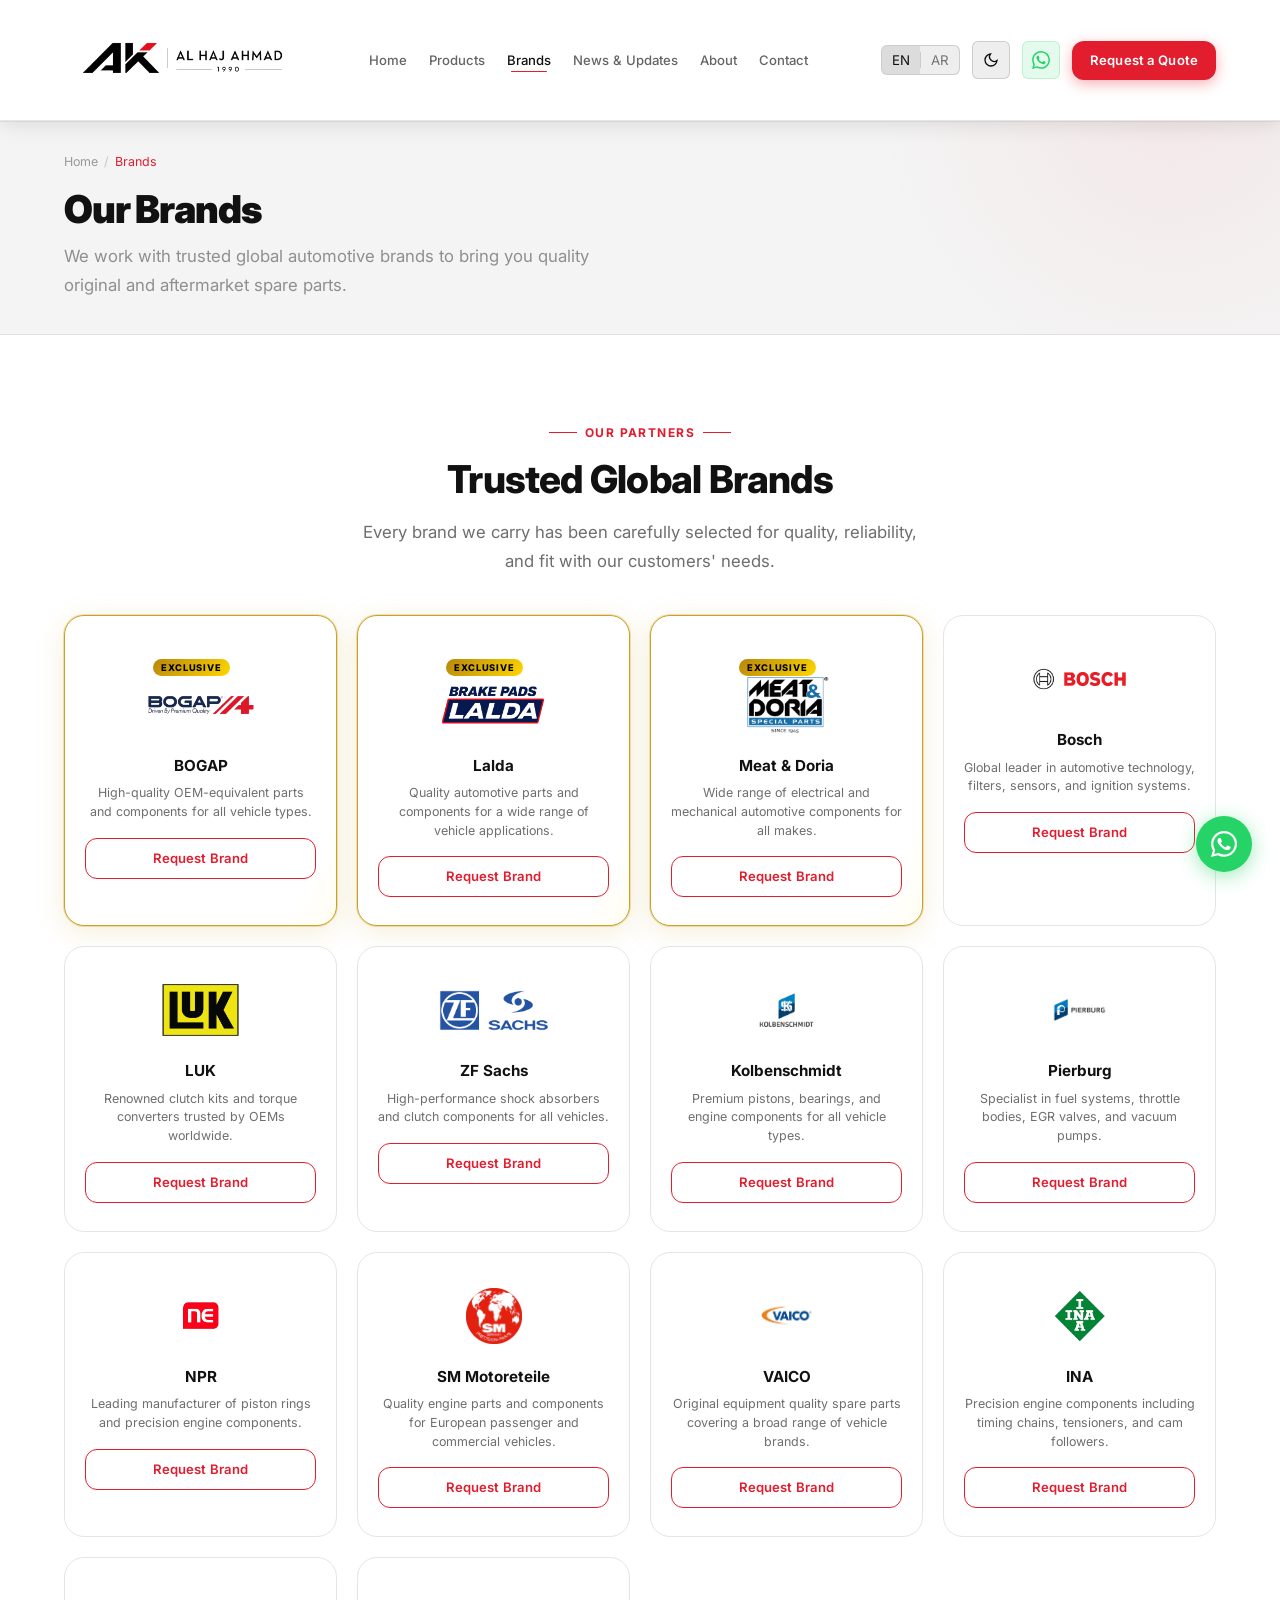
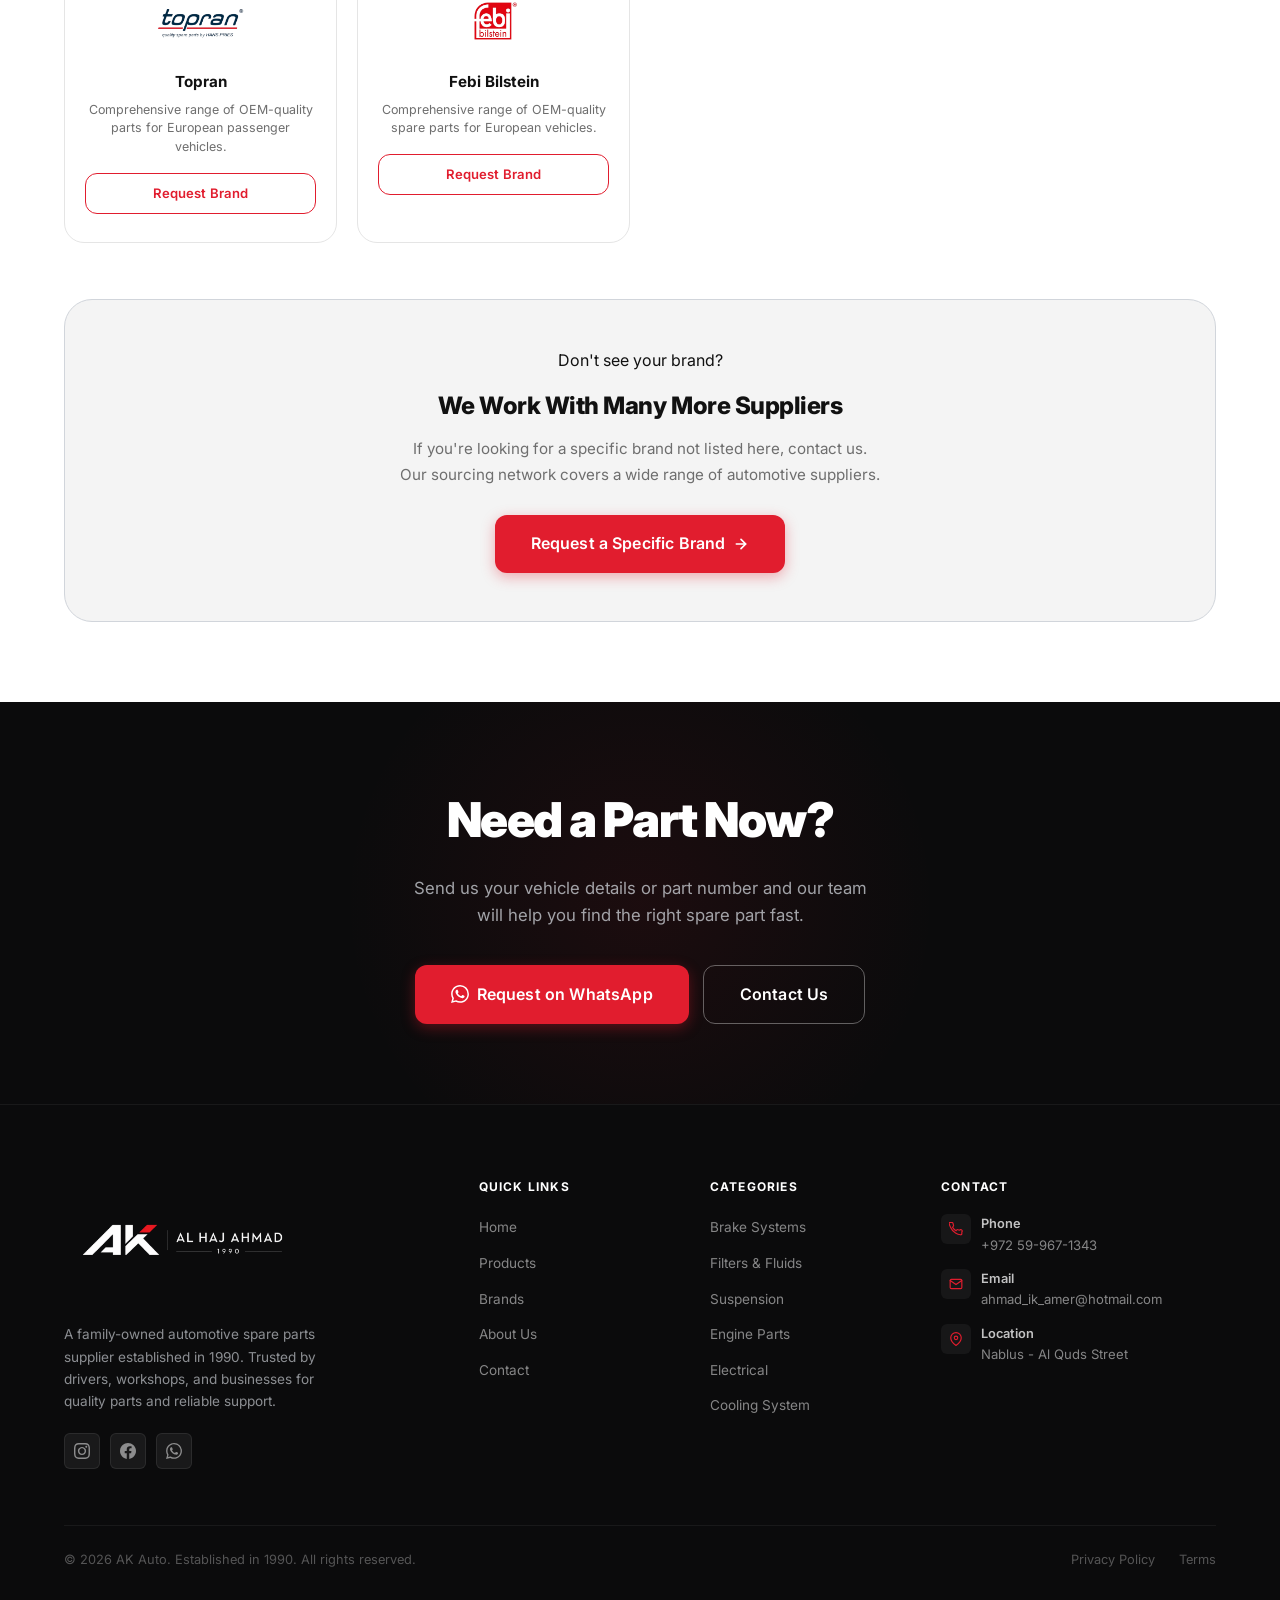
<file: brands.html>
<!DOCTYPE html>
<html lang="en">
<head>
  <meta charset="UTF-8" />
  <meta name="viewport" content="width=device-width, initial-scale=1.0" />
  <title>Brands — AK Auto Trusted Automotive Suppliers</title>
  <meta name="description" content="AK Auto works with trusted global automotive brands including Bosch, NGK, Brembo, Denso, TRW, Mann-Filter, and more." />
  <script>
    (function(){var t=localStorage.getItem('aik-theme')||(window.matchMedia('(prefers-color-scheme:dark)').matches?'dark':'light');document.documentElement.setAttribute('data-theme',t);})();
  </script>
  <link rel="stylesheet" href="css/styles.css" />
  <link rel="preconnect" href="https://fonts.googleapis.com" />
  <link rel="preconnect" href="https://fonts.gstatic.com" crossorigin />
</head>
<body>

<!-- NAVBAR -->
<nav class="navbar scrolled" role="navigation" aria-label="Main navigation">
  <div class="container">
    <div class="nav-inner">
      <a href="index.html" class="nav-logo" aria-label="AK Auto Home">
        <img src="assets/aikdarklogo.png" alt="AK Auto" class="nav-logo-img logo-dark" />
          <img src="assets/aiklightlogo.png" alt="AK Auto" class="nav-logo-img logo-light" />
      </a>
      <ul class="nav-links" role="list">
        <li><a href="index.html" data-i18n="nav.home">Home</a></li>
        <li><a href="products.html" data-i18n="nav.products">Products</a></li>
        <li><a href="brands.html" class="active" data-i18n="nav.brands">Brands</a></li>
        <li><a href="news.html" data-i18n="nav.news">News &amp; Updates</a></li>
        <li><a href="about.html" data-i18n="nav.about">About</a></li>
        <li><a href="contact.html" data-i18n="nav.contact">Contact</a></li>
      </ul>
      <div class="nav-right">
        <div class="lang-toggle" role="group" aria-label="Language selector"><button class="active">EN</button><div class="sep"></div><button>AR</button></div>
        <button class="theme-toggle" id="themeToggle" aria-label="Switch to dark mode">
          <svg class="icon-sun" width="16" height="16" viewBox="0 0 24 24" fill="none" stroke="currentColor" stroke-width="2" stroke-linecap="round"><circle cx="12" cy="12" r="5"/><line x1="12" y1="1" x2="12" y2="3"/><line x1="12" y1="21" x2="12" y2="23"/><line x1="4.22" y1="4.22" x2="5.64" y2="5.64"/><line x1="18.36" y1="18.36" x2="19.78" y2="19.78"/><line x1="1" y1="12" x2="3" y2="12"/><line x1="21" y1="12" x2="23" y2="12"/><line x1="4.22" y1="19.78" x2="5.64" y2="18.36"/><line x1="18.36" y1="5.64" x2="19.78" y2="4.22"/></svg>
          <svg class="icon-moon" width="16" height="16" viewBox="0 0 24 24" fill="none" stroke="currentColor" stroke-width="2" stroke-linecap="round"><path d="M21 12.79A9 9 0 1 1 11.21 3 7 7 0 0 0 21 12.79z"/></svg>
        </button>
        <a href="#" class="nav-wa" aria-label="WhatsApp" data-wa="Hello AK Auto, I need help finding a spare part."><svg width="18" height="18" viewBox="0 0 24 24" fill="currentColor"><path d="M17.472 14.382c-.297-.149-1.758-.867-2.03-.967-.273-.099-.471-.148-.67.15-.197.297-.767.966-.94 1.164-.173.199-.347.223-.644.075-.297-.15-1.255-.463-2.39-1.475-.883-.788-1.48-1.761-1.653-2.059-.173-.297-.018-.458.13-.606.134-.133.298-.347.446-.52.149-.174.198-.298.298-.497.099-.198.05-.371-.025-.52-.075-.149-.669-1.612-.916-2.207-.242-.579-.487-.5-.669-.51-.173-.008-.371-.01-.57-.01-.198 0-.52.074-.792.372-.272.297-1.04 1.016-1.04 2.479 0 1.462 1.065 2.875 1.213 3.074.149.198 2.096 3.2 5.077 4.487.709.306 1.262.489 1.694.625.712.227 1.36.195 1.871.118.571-.085 1.758-.719 2.006-1.413.248-.694.248-1.289.173-1.413-.074-.124-.272-.198-.57-.347m-5.421 7.403h-.004a9.87 9.87 0 01-5.031-1.378l-.361-.214-3.741.982.998-3.648-.235-.374a9.86 9.86 0 01-1.51-5.26c.001-5.45 4.436-9.884 9.888-9.884 2.64 0 5.122 1.03 6.988 2.898a9.825 9.825 0 012.893 6.994c-.003 5.45-4.437 9.884-9.885 9.884m8.413-18.297A11.815 11.815 0 0012.05 0C5.495 0 .16 5.335.157 11.892c0 2.096.547 4.142 1.588 5.945L.057 24l6.305-1.654a11.882 11.882 0 005.683 1.448h.005c6.554 0 11.89-5.335 11.893-11.893a11.821 11.821 0 00-3.48-8.413z"/></svg></a>
        <a href="contact.html" class="btn btn-primary btn-sm" data-i18n="nav.request_quote">Request a Quote</a>
      </div>
      <button class="hamburger" aria-label="Toggle menu"><span></span><span></span><span></span></button>
    </div>
  </div>
</nav>

<div class="mobile-menu">
  <a href="index.html" data-i18n="nav.home">Home</a><a href="products.html" data-i18n="nav.products">Products</a><a href="brands.html" data-i18n="nav.brands">Brands</a><a href="news.html" data-i18n="nav.news">News &amp; Updates</a><a href="about.html" data-i18n="nav.about">About</a><a href="contact.html" data-i18n="nav.contact">Contact</a>
  <div class="mobile-menu-actions"><a href="contact.html" class="btn btn-primary" data-i18n="nav.request_quote">Request a Quote</a><a href="#" class="btn btn-secondary" data-wa="Hello AK Auto, I need a spare part." data-i18n="mob.whatsapp">WhatsApp</a></div>
</div>

<!-- PAGE HERO -->
<section class="page-hero" aria-labelledby="page-heading">
  <div class="container page-hero-content">
    <nav class="breadcrumb" aria-label="Breadcrumb">
      <a href="index.html" data-i18n="nav.home">Home</a><span class="sep">/</span><span class="current" aria-current="page" data-i18n="br.bc">Brands</span>
    </nav>
    <h1 id="page-heading" data-i18n="br.h">Trusted Automotive Brands</h1>
    <p data-i18n="br.p">We work with reliable global and regional suppliers to provide quality spare parts that meet the demands of modern vehicles.</p>
  </div>
</section>

<!-- BRANDS MAIN -->
<section class="section" aria-label="Brand list">
  <div class="container">

    <div class="section-header reveal" style="margin-bottom: 40px;">
      <span class="eyebrow" data-i18n="br.eye">Our Suppliers</span>
      <h2 data-i18n="br.sh">The Brands Behind Every Part</h2>
      <p data-i18n="br.sp">Quality parts start with quality suppliers. We partner with established brands so you get the reliability you need.</p>
    </div>

    <!-- Brand logos full grid -->
    <div class="brands-full-grid">

      <div class="brand-full-card exclusive reveal">
        <span class="excl-badge">Exclusive</span>
        <div class="brand-logo-ph"><img src="assets/brands/brand-bogap-logo.png" alt="BOGAP" class="brand-full-logo" /></div>
        <h3>BOGAP</h3>
        <p>High-quality OEM-equivalent parts and components for all vehicle types.</p>
        <a href="contact.html" class="btn btn-outline btn-sm">Request Brand</a>
      </div>

      <div class="brand-full-card exclusive reveal reveal-delay-1">
        <span class="excl-badge">Exclusive</span>
        <div class="brand-logo-ph"><img src="assets/brands/lalda.png" alt="Lalda" class="brand-full-logo" /></div>
        <h3>Lalda</h3>
        <p>Quality automotive parts and components for a wide range of vehicle applications.</p>
        <a href="contact.html" class="btn btn-outline btn-sm">Request Brand</a>
      </div>

      <div class="brand-full-card exclusive reveal reveal-delay-2">
        <span class="excl-badge">Exclusive</span>
        <div class="brand-logo-ph"><img src="assets/brands/brand-meat-doria-logo.png" alt="Meat &amp; Doria" class="brand-full-logo" /></div>
        <h3>Meat &amp; Doria</h3>
        <p>Wide range of electrical and mechanical automotive components for all makes.</p>
        <a href="contact.html" class="btn btn-outline btn-sm">Request Brand</a>
      </div>

      <div class="brand-full-card reveal reveal-delay-3">
        <div class="brand-logo-ph"><img src="assets/brands/brand-bosch-logo.png" alt="Bosch" class="brand-full-logo" /></div>
        <h3>Bosch</h3>
        <p>Global leader in automotive technology, filters, sensors, and ignition systems.</p>
        <a href="contact.html" class="btn btn-outline btn-sm">Request Brand</a>
      </div>

      <div class="brand-full-card reveal">
        <div class="brand-logo-ph"><img src="assets/brands/Website_Logos_LUK.png" alt="LUK" class="brand-full-logo" /></div>
        <h3>LUK</h3>
        <p>Renowned clutch kits and torque converters trusted by OEMs worldwide.</p>
        <a href="contact.html" class="btn btn-outline btn-sm">Request Brand</a>
      </div>

      <div class="brand-full-card reveal reveal-delay-1">
        <div class="brand-logo-ph"><img src="assets/brands/ZF_Sachs_logo.svg.png" alt="ZF Sachs" class="brand-full-logo" /></div>
        <h3>ZF Sachs</h3>
        <p>High-performance shock absorbers and clutch components for all vehicles.</p>
        <a href="contact.html" class="btn btn-outline btn-sm">Request Brand</a>
      </div>

      <div class="brand-full-card reveal reveal-delay-2">
        <div class="brand-logo-ph"><img src="assets/brands/KOLBENSCHMIDT_400X300-2022-2-removebg-preview.png" alt="Kolbenschmidt" class="brand-full-logo" /></div>
        <h3>Kolbenschmidt</h3>
        <p>Premium pistons, bearings, and engine components for all vehicle types.</p>
        <a href="contact.html" class="btn btn-outline btn-sm">Request Brand</a>
      </div>

      <div class="brand-full-card reveal reveal-delay-3">
        <div class="brand-logo-ph"><img src="assets/brands/PIERBURG-removebg-preview.png" alt="Pierburg" class="brand-full-logo" /></div>
        <h3>Pierburg</h3>
        <p>Specialist in fuel systems, throttle bodies, EGR valves, and vacuum pumps.</p>
        <a href="contact.html" class="btn btn-outline btn-sm">Request Brand</a>
      </div>

      <div class="brand-full-card reveal">
        <div class="brand-logo-ph"><img src="assets/brands/brand-npr-logo.png" alt="NPR" class="brand-full-logo" /></div>
        <h3>NPR</h3>
        <p>Leading manufacturer of piston rings and precision engine components.</p>
        <a href="contact.html" class="btn btn-outline btn-sm">Request Brand</a>
      </div>

      <div class="brand-full-card reveal reveal-delay-1">
        <div class="brand-logo-ph"><img src="assets/brands/brand-sm-motoreteile-logo.png" alt="SM Motoreteile" class="brand-full-logo" /></div>
        <h3>SM Motoreteile</h3>
        <p>Quality engine parts and components for European passenger and commercial vehicles.</p>
        <a href="contact.html" class="btn btn-outline btn-sm">Request Brand</a>
      </div>

      <div class="brand-full-card reveal reveal-delay-2">
        <div class="brand-logo-ph"><img src="assets/brands/brand-vaico-logo.png" alt="VAICO" class="brand-full-logo" /></div>
        <h3>VAICO</h3>
        <p>Original equipment quality spare parts covering a broad range of vehicle brands.</p>
        <a href="contact.html" class="btn btn-outline btn-sm">Request Brand</a>
      </div>

      <div class="brand-full-card reveal reveal-delay-3">
        <div class="brand-logo-ph"><img src="assets/brands/logo_ina-b-removebg-preview.png" alt="INA" class="brand-full-logo" /></div>
        <h3>INA</h3>
        <p>Precision engine components including timing chains, tensioners, and cam followers.</p>
        <a href="contact.html" class="btn btn-outline btn-sm">Request Brand</a>
      </div>

      <div class="brand-full-card reveal">
        <div class="brand-logo-ph"><img src="assets/brands/topran.png" alt="Topran" class="brand-full-logo" /></div>
        <h3>Topran</h3>
        <p>Comprehensive range of OEM-quality parts for European passenger vehicles.</p>
        <a href="contact.html" class="btn btn-outline btn-sm">Request Brand</a>
      </div>

      <div class="brand-full-card reveal reveal-delay-1">
        <div class="brand-logo-ph"><img src="assets/brands/FEBI-logo-1-removebg-preview.png" alt="Febi Bilstein" class="brand-full-logo" /></div>
        <h3>Febi Bilstein</h3>
        <p>Comprehensive range of OEM-quality spare parts for European vehicles.</p>
        <a href="contact.html" class="btn btn-outline btn-sm">Request Brand</a>
      </div>

    </div>

    <!-- Other brands note -->
    <div style="background: var(--gray-pale); border: 1px solid var(--gray-light); border-radius: var(--radius-xl); padding: 48px; text-align: center; margin-top: 56px;" class="reveal">
      <span class="eyebrow" style="margin-bottom: 14px; display: inline-flex;">Don't see your brand?</span>
      <h3 style="font-size: 1.5rem; font-weight: 800; color: var(--charcoal); margin-bottom: 10px; letter-spacing: -0.02em;">We Work With Many More Suppliers</h3>
      <p style="color: var(--gray-mid); max-width: 480px; margin: 0 auto 28px; line-height: 1.7; font-size: 0.95rem;">If you're looking for a specific brand not listed here, contact us. Our sourcing network covers a wide range of automotive suppliers.</p>
      <a href="contact.html" class="btn btn-primary btn-lg">
        Request a Specific Brand
        <svg width="16" height="16" viewBox="0 0 24 24" fill="none" stroke="currentColor" stroke-width="2.5" stroke-linecap="round"><path d="M5 12h14M12 5l7 7-7 7"/></svg>
      </a>
    </div>

  </div>
</section>

<!-- CTA -->
<section class="section cta-section" aria-labelledby="cta-heading">
  <div class="container">
    <h2 id="cta-heading" class="reveal">Need a Part Now?</h2>
    <p class="reveal reveal-delay-1">Send us your vehicle details or part number and our team will help you find the right spare part fast.</p>
    <div class="cta-actions reveal reveal-delay-2">
      <a href="#" class="btn btn-primary btn-lg" data-wa="Hello AK Auto, I need a spare part. My vehicle details are:"><svg width="18" height="18" viewBox="0 0 24 24" fill="currentColor"><path d="M17.472 14.382c-.297-.149-1.758-.867-2.03-.967-.273-.099-.471-.148-.67.15-.197.297-.767.966-.94 1.164-.173.199-.347.223-.644.075-.297-.15-1.255-.463-2.39-1.475-.883-.788-1.48-1.761-1.653-2.059-.173-.297-.018-.458.13-.606.134-.133.298-.347.446-.52.149-.174.198-.298.298-.497.099-.198.05-.371-.025-.52-.075-.149-.669-1.612-.916-2.207-.242-.579-.487-.5-.669-.51-.173-.008-.371-.01-.57-.01-.198 0-.52.074-.792.372-.272.297-1.04 1.016-1.04 2.479 0 1.462 1.065 2.875 1.213 3.074.149.198 2.096 3.2 5.077 4.487.709.306 1.262.489 1.694.625.712.227 1.36.195 1.871.118.571-.085 1.758-.719 2.006-1.413.248-.694.248-1.289.173-1.413-.074-.124-.272-.198-.57-.347m-5.421 7.403h-.004a9.87 9.87 0 01-5.031-1.378l-.361-.214-3.741.982.998-3.648-.235-.374a9.86 9.86 0 01-1.51-5.26c.001-5.45 4.436-9.884 9.888-9.884 2.64 0 5.122 1.03 6.988 2.898a9.825 9.825 0 012.893 6.994c-.003 5.45-4.437 9.884-9.885 9.884m8.413-18.297A11.815 11.815 0 0012.05 0C5.495 0 .16 5.335.157 11.892c0 2.096.547 4.142 1.588 5.945L.057 24l6.305-1.654a11.882 11.882 0 005.683 1.448h.005c6.554 0 11.89-5.335 11.893-11.893a11.821 11.821 0 00-3.48-8.413z"/></svg>Request on WhatsApp</a>
      <a href="contact.html" class="btn btn-secondary btn-lg">Contact Us</a>
    </div>
  </div>
</section>

<!-- FOOTER -->
<footer class="footer" role="contentinfo">
  <div class="container">
    <div class="footer-grid">
      <div class="footer-brand">
        <a href="index.html" class="nav-logo"><img src="assets/aikdarklogo.png" alt="AK Auto" class="footer-logo" /></a>
        <p>A family-owned automotive spare parts supplier established in 1990. Trusted by drivers, workshops, and businesses for quality parts and reliable support.</p>
        <div class="footer-social">
          <a href="#" aria-label="Instagram"><svg width="16" height="16" viewBox="0 0 24 24" fill="currentColor"><path d="M12 2.163c3.204 0 3.584.012 4.85.07 3.252.148 4.771 1.691 4.919 4.919.058 1.265.069 1.645.069 4.849 0 3.205-.012 3.584-.069 4.849-.149 3.225-1.664 4.771-4.919 4.919-1.266.058-1.644.07-4.85.07-3.204 0-3.584-.012-4.849-.07-3.26-.149-4.771-1.699-4.919-4.92-.058-1.265-.07-1.644-.07-4.849 0-3.204.013-3.583.07-4.849.149-3.227 1.664-4.771 4.919-4.919 1.266-.057 1.645-.069 4.849-.069zm0-2.163c-3.259 0-3.667.014-4.947.072-4.358.2-6.78 2.618-6.98 6.98-.059 1.281-.073 1.689-.073 4.948 0 3.259.014 3.668.072 4.948.2 4.358 2.618 6.78 6.98 6.98 1.281.058 1.689.072 4.948.072 3.259 0 3.668-.014 4.948-.072 4.354-.2 6.782-2.618 6.979-6.98.059-1.28.073-1.689.073-4.948 0-3.259-.014-3.667-.072-4.947-.196-4.354-2.617-6.78-6.979-6.98-1.281-.059-1.69-.073-4.949-.073zm0 5.838c-3.403 0-6.162 2.759-6.162 6.162s2.759 6.163 6.162 6.163 6.162-2.759 6.162-6.163c0-3.403-2.759-6.162-6.162-6.162zm0 10.162c-2.209 0-4-1.79-4-4 0-2.209 1.791-4 4-4s4 1.791 4 4c0 2.21-1.791 4-4 4zm6.406-11.845c-.796 0-1.441.645-1.441 1.44s.645 1.44 1.441 1.44c.795 0 1.439-.645 1.439-1.44s-.644-1.44-1.439-1.44z"/></svg></a>
          <a href="https://www.facebook.com/profile.php?id=61590116681085" target="_blank" rel="noopener" aria-label="Facebook"><svg width="16" height="16" viewBox="0 0 24 24" fill="currentColor"><path d="M24 12.073c0-6.627-5.373-12-12-12s-12 5.373-12 12c0 5.99 4.388 10.954 10.125 11.854v-8.385H7.078v-3.47h3.047V9.43c0-3.007 1.792-4.669 4.533-4.669 1.312 0 2.686.235 2.686.235v2.953H15.83c-1.491 0-1.956.925-1.956 1.874v2.25h3.328l-.532 3.47h-2.796v8.385C19.612 23.027 24 18.062 24 12.073z"/></svg></a>
          <a href="#" aria-label="WhatsApp" data-wa="Hello AK Auto!"><svg width="16" height="16" viewBox="0 0 24 24" fill="currentColor"><path d="M17.472 14.382c-.297-.149-1.758-.867-2.03-.967-.273-.099-.471-.148-.67.15-.197.297-.767.966-.94 1.164-.173.199-.347.223-.644.075-.297-.15-1.255-.463-2.39-1.475-.883-.788-1.48-1.761-1.653-2.059-.173-.297-.018-.458.13-.606.134-.133.298-.347.446-.52.149-.174.198-.298.298-.497.099-.198.05-.371-.025-.52-.075-.149-.669-1.612-.916-2.207-.242-.579-.487-.5-.669-.51-.173-.008-.371-.01-.57-.01-.198 0-.52.074-.792.372-.272.297-1.04 1.016-1.04 2.479 0 1.462 1.065 2.875 1.213 3.074.149.198 2.096 3.2 5.077 4.487.709.306 1.262.489 1.694.625.712.227 1.36.195 1.871.118.571-.085 1.758-.719 2.006-1.413.248-.694.248-1.289.173-1.413-.074-.124-.272-.198-.57-.347m-5.421 7.403h-.004a9.87 9.87 0 01-5.031-1.378l-.361-.214-3.741.982.998-3.648-.235-.374a9.86 9.86 0 01-1.51-5.26c.001-5.45 4.436-9.884 9.888-9.884 2.64 0 5.122 1.03 6.988 2.898a9.825 9.825 0 012.893 6.994c-.003 5.45-4.437 9.884-9.885 9.884m8.413-18.297A11.815 11.815 0 0012.05 0C5.495 0 .16 5.335.157 11.892c0 2.096.547 4.142 1.588 5.945L.057 24l6.305-1.654a11.882 11.882 0 005.683 1.448h.005c6.554 0 11.89-5.335 11.893-11.893a11.821 11.821 0 00-3.48-8.413z"/></svg></a>
        </div>
      </div>
      <div class="footer-col"><h4>Quick Links</h4><ul><li><a href="index.html">Home</a></li><li><a href="products.html">Products</a></li><li><a href="brands.html">Brands</a></li><li><a href="about.html">About Us</a></li><li><a href="contact.html">Contact</a></li></ul></div>
      <div class="footer-col"><h4>Categories</h4><ul><li><a href="products.html">Brake Systems</a></li><li><a href="products.html">Filters &amp; Fluids</a></li><li><a href="products.html">Suspension</a></li><li><a href="products.html">Engine Parts</a></li><li><a href="products.html">Electrical</a></li><li><a href="products.html">Cooling System</a></li></ul></div>
      <div class="footer-col"><h4>Contact</h4>
        <div class="footer-contact-item"><div class="fc-icon"><svg width="14" height="14" viewBox="0 0 24 24" fill="none" stroke="currentColor" stroke-width="2" stroke-linecap="round"><path d="M22 16.92v3a2 2 0 01-2.18 2 19.79 19.79 0 01-8.63-3.07A19.5 19.5 0 013.07 9.81a19.79 19.79 0 01-3.07-8.68A2 2 0 012 .82h3a2 2 0 012 1.72 12.84 12.84 0 00.7 2.81 2 2 0 01-.45 2.11L6.09 8.91a16 16 0 006 6l1.27-1.27a2 2 0 012.11-.45 12.84 12.84 0 002.81.7A2 2 0 0122 16.92z"/></svg></div><p><strong data-i18n="ft.phone_lbl">Phone</strong><a href="tel:+972599671343">+972 59-967-1343</a></p></div>
        <div class="footer-contact-item"><div class="fc-icon"><svg width="14" height="14" viewBox="0 0 24 24" fill="none" stroke="currentColor" stroke-width="2" stroke-linecap="round"><path d="M4 4h16c1.1 0 2 .9 2 2v12c0 1.1-.9 2-2 2H4c-1.1 0-2-.9-2-2V6c0-1.1.9-2 2-2z"/><polyline points="22,6 12,13 2,6"/></svg></div><p><strong data-i18n="ft.email_lbl">Email</strong><a href="mailto:ahmad_ik_amer@hotmail.com">ahmad_ik_amer@hotmail.com</a></p></div>
        <div class="footer-contact-item"><div class="fc-icon"><svg width="14" height="14" viewBox="0 0 24 24" fill="none" stroke="currentColor" stroke-width="2" stroke-linecap="round"><path d="M21 10c0 7-9 13-9 13s-9-6-9-13a9 9 0 0118 0z"/><circle cx="12" cy="10" r="3"/></svg></div><p><strong data-i18n="ft.loc_lbl">Location</strong><a href="https://www.google.com/maps/search/?api=1&query=Nablus+Al+Quds+Street" target="_blank" rel="noopener">Nablus - Al Quds Street</a></p></div>
      </div>
    </div>
    <div class="footer-bottom">
      <p>© 2026 AK Auto. Established in 1990. All rights reserved.</p>
      <div class="footer-bottom-links"><a href="#">Privacy Policy</a><a href="#">Terms</a></div>
    </div>
  </div>
</footer>

<div class="wa-float">
  <span class="wa-float-tooltip">Chat with us on WhatsApp</span>
  <a href="#" class="wa-float-btn" aria-label="Chat on WhatsApp" data-wa="Hello AK Auto, I need help finding a spare part."><svg width="26" height="26" viewBox="0 0 24 24" fill="currentColor"><path d="M17.472 14.382c-.297-.149-1.758-.867-2.03-.967-.273-.099-.471-.148-.67.15-.197.297-.767.966-.94 1.164-.173.199-.347.223-.644.075-.297-.15-1.255-.463-2.39-1.475-.883-.788-1.48-1.761-1.653-2.059-.173-.297-.018-.458.13-.606.134-.133.298-.347.446-.52.149-.174.198-.298.298-.497.099-.198.05-.371-.025-.52-.075-.149-.669-1.612-.916-2.207-.242-.579-.487-.5-.669-.51-.173-.008-.371-.01-.57-.01-.198 0-.52.074-.792.372-.272.297-1.04 1.016-1.04 2.479 0 1.462 1.065 2.875 1.213 3.074.149.198 2.096 3.2 5.077 4.487.709.306 1.262.489 1.694.625.712.227 1.36.195 1.871.118.571-.085 1.758-.719 2.006-1.413.248-.694.248-1.289.173-1.413-.074-.124-.272-.198-.57-.347m-5.421 7.403h-.004a9.87 9.87 0 01-5.031-1.378l-.361-.214-3.741.982.998-3.648-.235-.374a9.86 9.86 0 01-1.51-5.26c.001-5.45 4.436-9.884 9.888-9.884 2.64 0 5.122 1.03 6.988 2.898a9.825 9.825 0 012.893 6.994c-.003 5.45-4.437 9.884-9.885 9.884m8.413-18.297A11.815 11.815 0 0012.05 0C5.495 0 .16 5.335.157 11.892c0 2.096.547 4.142 1.588 5.945L.057 24l6.305-1.654a11.882 11.882 0 005.683 1.448h.005c6.554 0 11.89-5.335 11.893-11.893a11.821 11.821 0 00-3.48-8.413z"/></svg></a>
</div>

<script src="js/translations.js"></script>
<script src="js/main.js"></script>
</body>
</html>
</file>
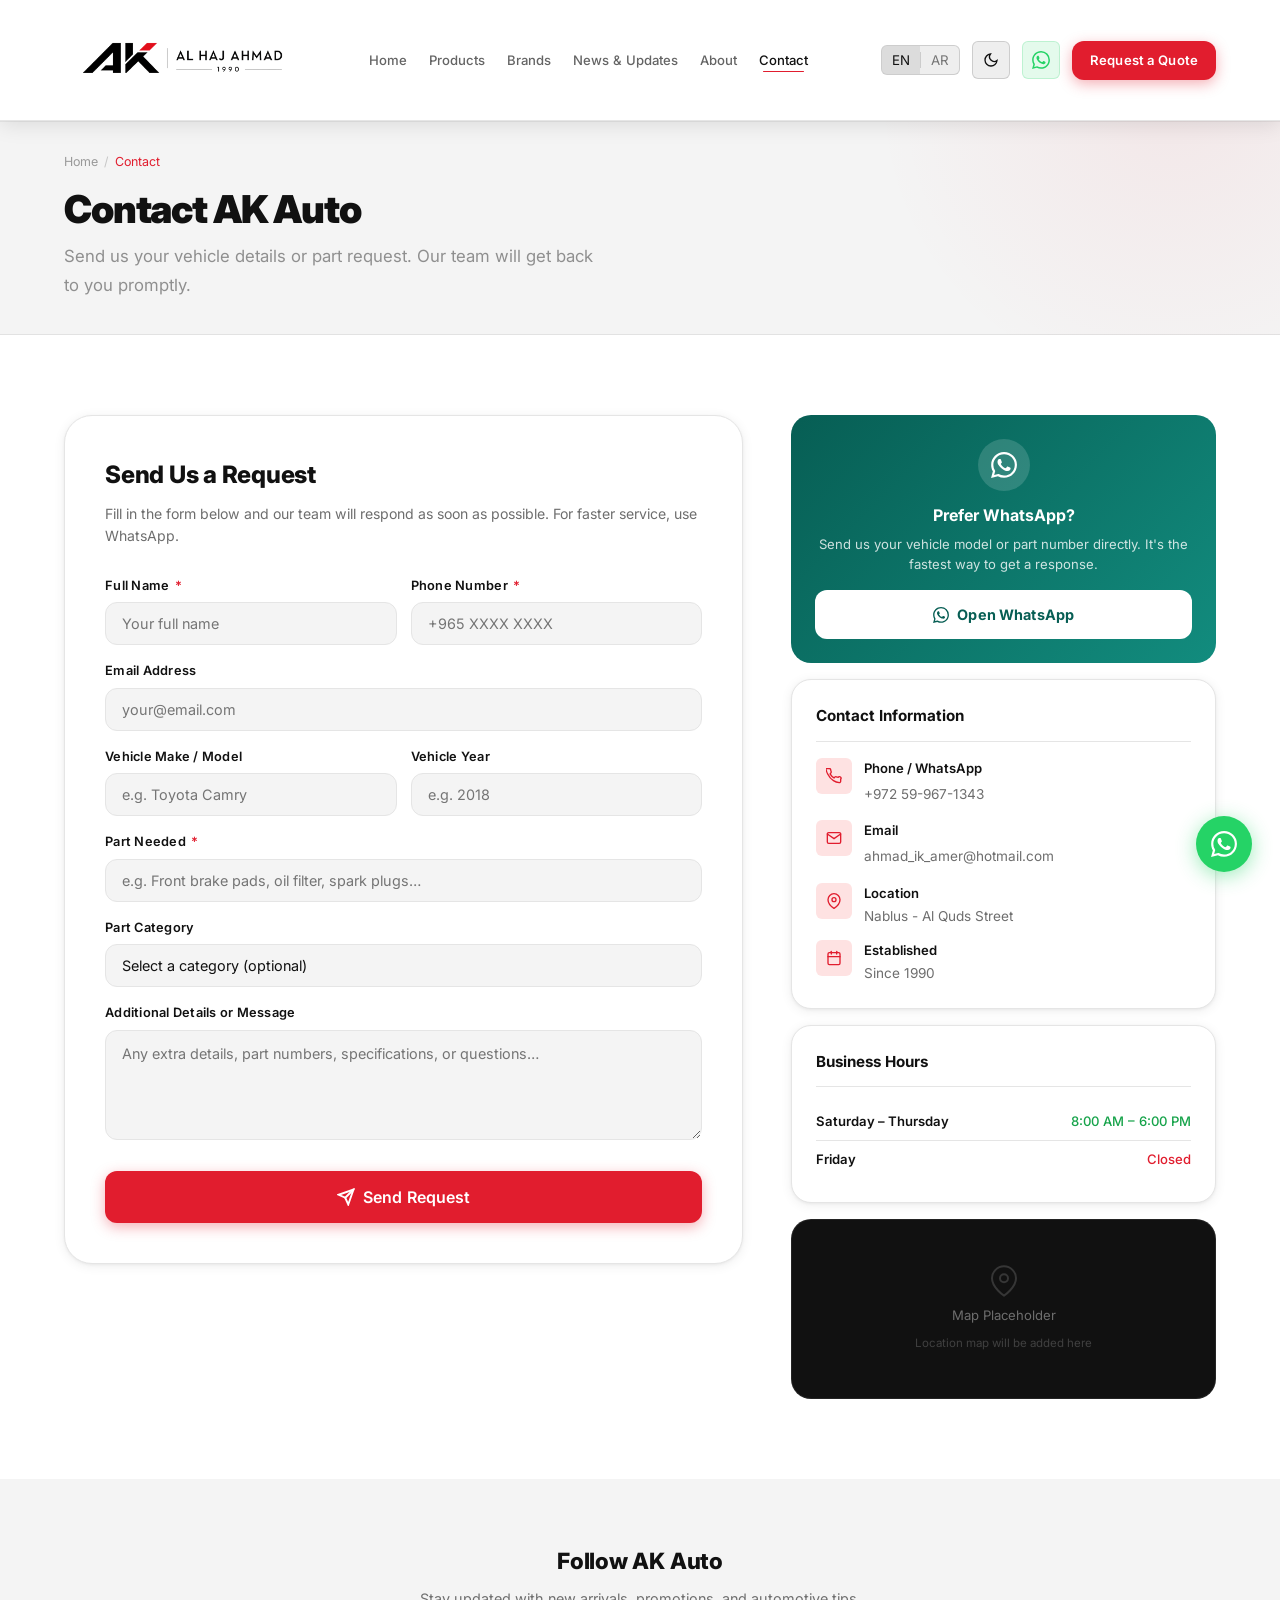
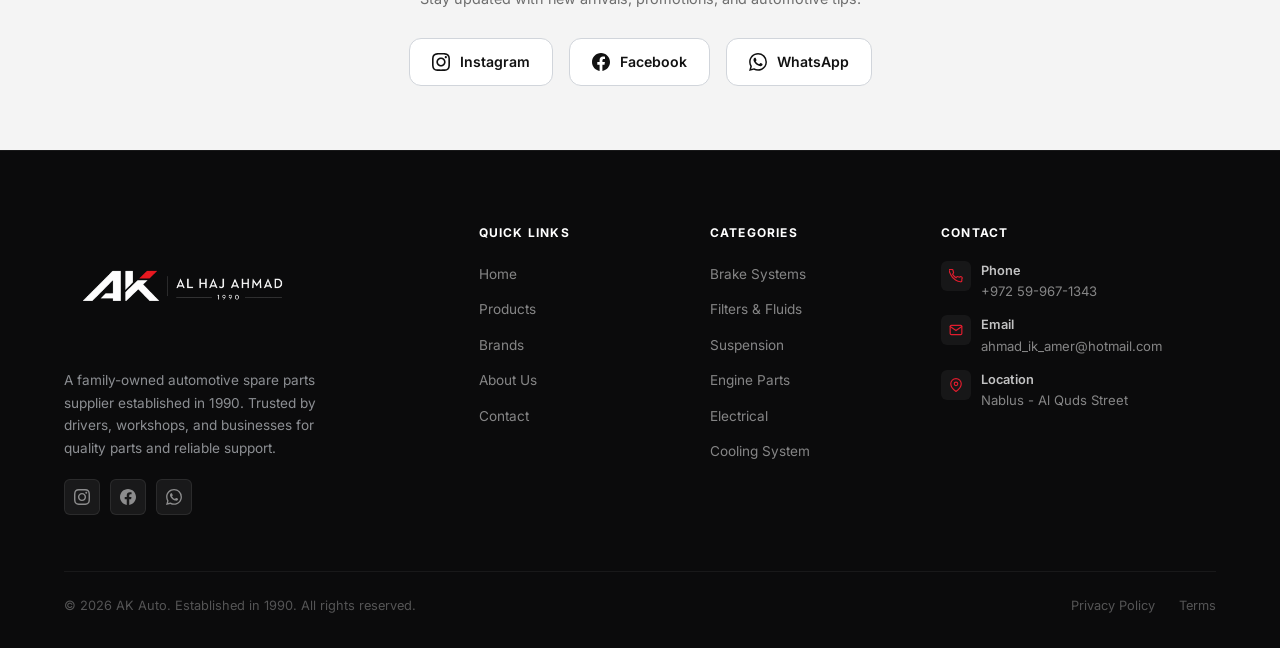
<file: contact.html>
<!DOCTYPE html>
<html lang="en">
<head>
  <meta charset="UTF-8" />
  <meta name="viewport" content="width=device-width, initial-scale=1.0" />
  <title>Contact AK Auto — Request a Part or Get in Touch</title>
  <meta name="description" content="Contact AK Auto to request a spare part, ask about availability, or get support. Reach us via WhatsApp, email, or our contact form." />
  <script>
    (function(){var t=localStorage.getItem('aik-theme')||(window.matchMedia('(prefers-color-scheme:dark)').matches?'dark':'light');document.documentElement.setAttribute('data-theme',t);})();
  </script>
  <link rel="stylesheet" href="css/styles.css" />
  <link rel="preconnect" href="https://fonts.googleapis.com" />
  <link rel="preconnect" href="https://fonts.gstatic.com" crossorigin />
</head>
<body>

<!-- NAVBAR -->
<nav class="navbar scrolled" role="navigation" aria-label="Main navigation">
  <div class="container">
    <div class="nav-inner">
      <a href="index.html" class="nav-logo" aria-label="AK Auto Home">
        <img src="assets/aikdarklogo.png" alt="AK Auto" class="nav-logo-img logo-dark" />
          <img src="assets/aiklightlogo.png" alt="AK Auto" class="nav-logo-img logo-light" />
      </a>
      <ul class="nav-links" role="list">
        <li><a href="index.html" data-i18n="nav.home">Home</a></li>
        <li><a href="products.html" data-i18n="nav.products">Products</a></li>
        <li><a href="brands.html" data-i18n="nav.brands">Brands</a></li>
        <li><a href="news.html" data-i18n="nav.news">News &amp; Updates</a></li>
        <li><a href="about.html" data-i18n="nav.about">About</a></li>
        <li><a href="contact.html" class="active" data-i18n="nav.contact">Contact</a></li>
      </ul>
      <div class="nav-right">
        <div class="lang-toggle" role="group" aria-label="Language selector"><button class="active">EN</button><div class="sep"></div><button>AR</button></div>
        <button class="theme-toggle" id="themeToggle" aria-label="Switch to dark mode">
          <svg class="icon-sun" width="16" height="16" viewBox="0 0 24 24" fill="none" stroke="currentColor" stroke-width="2" stroke-linecap="round"><circle cx="12" cy="12" r="5"/><line x1="12" y1="1" x2="12" y2="3"/><line x1="12" y1="21" x2="12" y2="23"/><line x1="4.22" y1="4.22" x2="5.64" y2="5.64"/><line x1="18.36" y1="18.36" x2="19.78" y2="19.78"/><line x1="1" y1="12" x2="3" y2="12"/><line x1="21" y1="12" x2="23" y2="12"/><line x1="4.22" y1="19.78" x2="5.64" y2="18.36"/><line x1="18.36" y1="5.64" x2="19.78" y2="4.22"/></svg>
          <svg class="icon-moon" width="16" height="16" viewBox="0 0 24 24" fill="none" stroke="currentColor" stroke-width="2" stroke-linecap="round"><path d="M21 12.79A9 9 0 1 1 11.21 3 7 7 0 0 0 21 12.79z"/></svg>
        </button>
        <a href="#" class="nav-wa" aria-label="WhatsApp" data-wa="Hello AK Auto, I need help finding a spare part."><svg width="18" height="18" viewBox="0 0 24 24" fill="currentColor"><path d="M17.472 14.382c-.297-.149-1.758-.867-2.03-.967-.273-.099-.471-.148-.67.15-.197.297-.767.966-.94 1.164-.173.199-.347.223-.644.075-.297-.15-1.255-.463-2.39-1.475-.883-.788-1.48-1.761-1.653-2.059-.173-.297-.018-.458.13-.606.134-.133.298-.347.446-.52.149-.174.198-.298.298-.497.099-.198.05-.371-.025-.52-.075-.149-.669-1.612-.916-2.207-.242-.579-.487-.5-.669-.51-.173-.008-.371-.01-.57-.01-.198 0-.52.074-.792.372-.272.297-1.04 1.016-1.04 2.479 0 1.462 1.065 2.875 1.213 3.074.149.198 2.096 3.2 5.077 4.487.709.306 1.262.489 1.694.625.712.227 1.36.195 1.871.118.571-.085 1.758-.719 2.006-1.413.248-.694.248-1.289.173-1.413-.074-.124-.272-.198-.57-.347m-5.421 7.403h-.004a9.87 9.87 0 01-5.031-1.378l-.361-.214-3.741.982.998-3.648-.235-.374a9.86 9.86 0 01-1.51-5.26c.001-5.45 4.436-9.884 9.888-9.884 2.64 0 5.122 1.03 6.988 2.898a9.825 9.825 0 012.893 6.994c-.003 5.45-4.437 9.884-9.885 9.884m8.413-18.297A11.815 11.815 0 0012.05 0C5.495 0 .16 5.335.157 11.892c0 2.096.547 4.142 1.588 5.945L.057 24l6.305-1.654a11.882 11.882 0 005.683 1.448h.005c6.554 0 11.89-5.335 11.893-11.893a11.821 11.821 0 00-3.48-8.413z"/></svg></a>
        <a href="contact.html" class="btn btn-primary btn-sm" data-i18n="nav.request_quote">Request a Quote</a>
      </div>
      <button class="hamburger" aria-label="Toggle menu"><span></span><span></span><span></span></button>
    </div>
  </div>
</nav>

<div class="mobile-menu">
  <a href="index.html" data-i18n="nav.home">Home</a><a href="products.html" data-i18n="nav.products">Products</a><a href="brands.html" data-i18n="nav.brands">Brands</a><a href="news.html" data-i18n="nav.news">News &amp; Updates</a><a href="about.html" data-i18n="nav.about">About</a><a href="contact.html" data-i18n="nav.contact">Contact</a>
  <div class="mobile-menu-actions"><a href="contact.html" class="btn btn-primary" data-i18n="nav.request_quote">Request a Quote</a><a href="#" class="btn btn-secondary" data-wa="Hello AK Auto, I need a spare part." data-i18n="mob.whatsapp">WhatsApp</a></div>
</div>

<!-- PAGE HERO -->
<section class="page-hero" aria-labelledby="page-heading">
  <div class="container page-hero-content">
    <nav class="breadcrumb" aria-label="Breadcrumb">
      <a href="index.html" data-i18n="nav.home">Home</a><span class="sep">/</span><span class="current" aria-current="page" data-i18n="ct.bc">Contact</span>
    </nav>
    <h1 id="page-heading" data-i18n="ct.h">Contact AK Auto</h1>
    <p data-i18n="ct.p">Send us your vehicle details or part request. Our team will get back to you promptly.</p>
  </div>
</section>

<!-- CONTACT MAIN -->
<section class="section" aria-label="Contact information and form">
  <div class="container">
    <div class="contact-grid">

      <!-- FORM -->
      <div class="contact-form-card reveal">
        <h2 data-i18n="ct.fh">Send Us a Request</h2>
        <p data-i18n="ct.fp">Fill in the form below and our team will respond as soon as possible. For faster service, use WhatsApp.</p>

        <form class="contact-form" action="https://formspree.io/f/xkoezbdq" method="POST">

          <div class="form-row">
            <div class="form-group">
              <label for="fullname">Full Name <span class="required">*</span></label>
              <input type="text" id="fullname" name="fullname" placeholder="Your full name" required autocomplete="name" />
            </div>
            <div class="form-group">
              <label for="phone">Phone Number <span class="required">*</span></label>
              <input type="tel" id="phone" name="phone" placeholder="+965 XXXX XXXX" required autocomplete="tel" />
            </div>
          </div>

          <div class="form-group">
            <label for="email">Email Address</label>
            <input type="email" id="email" name="_replyto" placeholder="your@email.com" autocomplete="email" />
          </div>

          <div class="form-row">
            <div class="form-group">
              <label for="carmake">Vehicle Make / Model</label>
              <input type="text" id="carmake" name="carmake" placeholder="e.g. Toyota Camry" />
            </div>
            <div class="form-group">
              <label for="year">Vehicle Year</label>
              <input type="text" id="year" name="year" placeholder="e.g. 2018" />
            </div>
          </div>

          <div class="form-group">
            <label for="part">Part Needed <span class="required">*</span></label>
            <input type="text" id="part" name="part" placeholder="e.g. Front brake pads, oil filter, spark plugs…" required />
          </div>

          <div class="form-group">
            <label for="category">Part Category</label>
            <select id="category" name="category">
              <option value="">Select a category (optional)</option>
              <option>Brake Systems</option>
              <option>Filters &amp; Fluids</option>
              <option>Suspension &amp; Steering</option>
              <option>Engine Parts</option>
              <option>Transmission Parts</option>
              <option>Electrical Parts</option>
              <option>Cooling System</option>
              <option>Oils &amp; Fluids</option>
              <option>Accessories</option>
              <option>Other</option>
            </select>
          </div>

          <div class="form-group">
            <label for="message">Additional Details or Message</label>
            <textarea id="message" name="message" placeholder="Any extra details, part numbers, specifications, or questions…"></textarea>
          </div>

          <button type="submit" class="btn btn-primary btn-lg form-submit">
            <svg width="18" height="18" viewBox="0 0 24 24" fill="none" stroke="currentColor" stroke-width="2.5" stroke-linecap="round"><line x1="22" y1="2" x2="11" y2="13"/><polygon points="22 2 15 22 11 13 2 9 22 2"/></svg>
            Send Request
          </button>

        </form>
      </div>

      <!-- SIDEBAR -->
      <div class="contact-sidebar">

        <!-- WhatsApp card -->
        <div class="wa-contact-card reveal">
          <div class="wa-icon">
            <svg width="26" height="26" viewBox="0 0 24 24" fill="white">
              <path d="M17.472 14.382c-.297-.149-1.758-.867-2.03-.967-.273-.099-.471-.148-.67.15-.197.297-.767.966-.94 1.164-.173.199-.347.223-.644.075-.297-.15-1.255-.463-2.39-1.475-.883-.788-1.48-1.761-1.653-2.059-.173-.297-.018-.458.13-.606.134-.133.298-.347.446-.52.149-.174.198-.298.298-.497.099-.198.05-.371-.025-.52-.075-.149-.669-1.612-.916-2.207-.242-.579-.487-.5-.669-.51-.173-.008-.371-.01-.57-.01-.198 0-.52.074-.792.372-.272.297-1.04 1.016-1.04 2.479 0 1.462 1.065 2.875 1.213 3.074.149.198 2.096 3.2 5.077 4.487.709.306 1.262.489 1.694.625.712.227 1.36.195 1.871.118.571-.085 1.758-.719 2.006-1.413.248-.694.248-1.289.173-1.413-.074-.124-.272-.198-.57-.347m-5.421 7.403h-.004a9.87 9.87 0 01-5.031-1.378l-.361-.214-3.741.982.998-3.648-.235-.374a9.86 9.86 0 01-1.51-5.26c.001-5.45 4.436-9.884 9.888-9.884 2.64 0 5.122 1.03 6.988 2.898a9.825 9.825 0 012.893 6.994c-.003 5.45-4.437 9.884-9.885 9.884m8.413-18.297A11.815 11.815 0 0012.05 0C5.495 0 .16 5.335.157 11.892c0 2.096.547 4.142 1.588 5.945L.057 24l6.305-1.654a11.882 11.882 0 005.683 1.448h.005c6.554 0 11.89-5.335 11.893-11.893a11.821 11.821 0 00-3.48-8.413z"/>
            </svg>
          </div>
          <h3>Prefer WhatsApp?</h3>
          <p>Send us your vehicle model or part number directly. It's the fastest way to get a response.</p>
          <a href="https://wa.me/972599671343?text=Hello%20AK%20Auto%2C%20I%20need%20help%20finding%20a%20spare%20part.%20My%20vehicle%20is%3A" class="btn" target="_blank">
            <svg width="16" height="16" viewBox="0 0 24 24" fill="#075e54"><path d="M17.472 14.382c-.297-.149-1.758-.867-2.03-.967-.273-.099-.471-.148-.67.15-.197.297-.767.966-.94 1.164-.173.199-.347.223-.644.075-.297-.15-1.255-.463-2.39-1.475-.883-.788-1.48-1.761-1.653-2.059-.173-.297-.018-.458.13-.606.134-.133.298-.347.446-.52.149-.174.198-.298.298-.497.099-.198.05-.371-.025-.52-.075-.149-.669-1.612-.916-2.207-.242-.579-.487-.5-.669-.51-.173-.008-.371-.01-.57-.01-.198 0-.52.074-.792.372-.272.297-1.04 1.016-1.04 2.479 0 1.462 1.065 2.875 1.213 3.074.149.198 2.096 3.2 5.077 4.487.709.306 1.262.489 1.694.625.712.227 1.36.195 1.871.118.571-.085 1.758-.719 2.006-1.413.248-.694.248-1.289.173-1.413-.074-.124-.272-.198-.57-.347m-5.421 7.403h-.004a9.87 9.87 0 01-5.031-1.378l-.361-.214-3.741.982.998-3.648-.235-.374a9.86 9.86 0 01-1.51-5.26c.001-5.45 4.436-9.884 9.888-9.884 2.64 0 5.122 1.03 6.988 2.898a9.825 9.825 0 012.893 6.994c-.003 5.45-4.437 9.884-9.885 9.884m8.413-18.297A11.815 11.815 0 0012.05 0C5.495 0 .16 5.335.157 11.892c0 2.096.547 4.142 1.588 5.945L.057 24l6.305-1.654a11.882 11.882 0 005.683 1.448h.005c6.554 0 11.89-5.335 11.893-11.893a11.821 11.821 0 00-3.48-8.413z"/></svg>
            Open WhatsApp
          </a>
        </div>

        <!-- Contact info card -->
        <div class="contact-info-card reveal reveal-delay-1">
          <h3>Contact Information</h3>
          <div class="contact-info-item">
            <div class="ci-icon">
              <svg width="16" height="16" viewBox="0 0 24 24" fill="none" stroke="currentColor" stroke-width="2" stroke-linecap="round"><path d="M22 16.92v3a2 2 0 01-2.18 2 19.79 19.79 0 01-8.63-3.07A19.5 19.5 0 013.07 9.81a19.79 19.79 0 01-3.07-8.68A2 2 0 012 .82h3a2 2 0 012 1.72 12.84 12.84 0 00.7 2.81 2 2 0 01-.45 2.11L6.09 8.91a16 16 0 006 6l1.27-1.27a2 2 0 012.11-.45 12.84 12.84 0 002.81.7A2 2 0 0122 16.92z"/></svg>
            </div>
            <div class="ci-text">
              <strong data-i18n="ct.phone">Phone / WhatsApp</strong>
              <a href="https://wa.me/972599671343" target="_blank">+972 59-967-1343</a>
            </div>
          </div>
          <div class="contact-info-item">
            <div class="ci-icon">
              <svg width="16" height="16" viewBox="0 0 24 24" fill="none" stroke="currentColor" stroke-width="2" stroke-linecap="round"><path d="M4 4h16c1.1 0 2 .9 2 2v12c0 1.1-.9 2-2 2H4c-1.1 0-2-.9-2-2V6c0-1.1.9-2 2-2z"/><polyline points="22,6 12,13 2,6"/></svg>
            </div>
            <div class="ci-text">
              <strong data-i18n="ct.email">Email</strong>
              <a href="mailto:ahmad_ik_amer@hotmail.com">ahmad_ik_amer@hotmail.com</a>
            </div>
          </div>
          <div class="contact-info-item">
            <div class="ci-icon">
              <svg width="16" height="16" viewBox="0 0 24 24" fill="none" stroke="currentColor" stroke-width="2" stroke-linecap="round"><path d="M21 10c0 7-9 13-9 13s-9-6-9-13a9 9 0 0118 0z"/><circle cx="12" cy="10" r="3"/></svg>
            </div>
            <div class="ci-text">
              <strong data-i18n="ct.location">Location</strong>
              <p data-i18n="ct.address">Nablus - Al Quds Street</p>
            </div>
          </div>
          <div class="contact-info-item">
            <div class="ci-icon">
              <svg width="16" height="16" viewBox="0 0 24 24" fill="none" stroke="currentColor" stroke-width="2" stroke-linecap="round"><rect x="3" y="4" width="18" height="18" rx="2"/><line x1="16" y1="2" x2="16" y2="6"/><line x1="8" y1="2" x2="8" y2="6"/><line x1="3" y1="10" x2="21" y2="10"/></svg>
            </div>
            <div class="ci-text">
              <strong>Established</strong>
              <p>Since 1990</p>
            </div>
          </div>
        </div>

        <!-- Business hours -->
        <div class="contact-info-card reveal reveal-delay-2">
          <h3 data-i18n="ct.hrs.h">Business Hours</h3>
          <ul class="hours-list">
            <li><span class="day" data-i18n="ct.hrs.week">Saturday – Thursday</span><span class="time" data-i18n="ct.hrs.time">8:00 AM – 6:00 PM</span></li>
            <li class="closed"><span class="day" data-i18n="ct.hrs.fr">Friday</span><span class="time" data-i18n="ct.hrs.cl">Closed</span></li>
          </ul>
        </div>

        <!-- Map placeholder -->
        <div class="map-placeholder reveal reveal-delay-3">
          <svg width="32" height="32" viewBox="0 0 24 24" fill="none" stroke="currentColor" stroke-width="1.5" stroke-linecap="round"><path d="M21 10c0 7-9 13-9 13s-9-6-9-13a9 9 0 0118 0z"/><circle cx="12" cy="10" r="3"/></svg>
          <span>Map Placeholder</span>
          <span style="font-size:0.72rem; opacity:0.5">Location map will be added here</span>
        </div>

      </div>
    </div>
  </div>
</section>

<!-- SOCIAL LINKS SECTION -->
<section class="section-sm section-light" aria-labelledby="social-heading">
  <div class="container" style="text-align: center;">
    <h2 id="social-heading" style="font-size: 1.4rem; font-weight: 800; color: var(--charcoal); margin-bottom: 8px; letter-spacing: -0.01em;" class="reveal">Follow AK Auto</h2>
    <p style="color: var(--gray-mid); margin-bottom: 28px; font-size: 0.9rem;" class="reveal reveal-delay-1">Stay updated with new arrivals, promotions, and automotive tips.</p>
    <div style="display: flex; gap: 16px; justify-content: center; flex-wrap: wrap;" class="reveal reveal-delay-2">
      <a href="#" style="display:flex; align-items:center; gap:10px; padding:12px 22px; background:var(--white); border:1.5px solid var(--gray-light); border-radius:var(--radius-md); font-size:0.88rem; font-weight:600; color:var(--charcoal); transition:var(--transition);" onmouseover="this.style.borderColor='#E1306C';this.style.color='#E1306C'" onmouseout="this.style.borderColor='var(--gray-light)';this.style.color='var(--charcoal)'">
        <svg width="18" height="18" viewBox="0 0 24 24" fill="currentColor"><path d="M12 2.163c3.204 0 3.584.012 4.85.07 3.252.148 4.771 1.691 4.919 4.919.058 1.265.069 1.645.069 4.849 0 3.205-.012 3.584-.069 4.849-.149 3.225-1.664 4.771-4.919 4.919-1.266.058-1.644.07-4.85.07-3.204 0-3.584-.012-4.849-.07-3.26-.149-4.771-1.699-4.919-4.92-.058-1.265-.07-1.644-.07-4.849 0-3.204.013-3.583.07-4.849.149-3.227 1.664-4.771 4.919-4.919 1.266-.057 1.645-.069 4.849-.069zm0-2.163c-3.259 0-3.667.014-4.947.072-4.358.2-6.78 2.618-6.98 6.98-.059 1.281-.073 1.689-.073 4.948 0 3.259.014 3.668.072 4.948.2 4.358 2.618 6.78 6.98 6.98 1.281.058 1.689.072 4.948.072 3.259 0 3.668-.014 4.948-.072 4.354-.2 6.782-2.618 6.979-6.98.059-1.28.073-1.689.073-4.948 0-3.259-.014-3.667-.072-4.947-.196-4.354-2.617-6.78-6.979-6.98-1.281-.059-1.69-.073-4.949-.073zm0 5.838c-3.403 0-6.162 2.759-6.162 6.162s2.759 6.163 6.162 6.163 6.162-2.759 6.162-6.163c0-3.403-2.759-6.162-6.162-6.162zm0 10.162c-2.209 0-4-1.79-4-4 0-2.209 1.791-4 4-4s4 1.791 4 4c0 2.21-1.791 4-4 4zm6.406-11.845c-.796 0-1.441.645-1.441 1.44s.645 1.44 1.441 1.44c.795 0 1.439-.645 1.439-1.44s-.644-1.44-1.439-1.44z"/></svg>
        Instagram
      </a>
      <a href="#" style="display:flex; align-items:center; gap:10px; padding:12px 22px; background:var(--white); border:1.5px solid var(--gray-light); border-radius:var(--radius-md); font-size:0.88rem; font-weight:600; color:var(--charcoal); transition:var(--transition);" onmouseover="this.style.borderColor='#1877F2';this.style.color='#1877F2'" onmouseout="this.style.borderColor='var(--gray-light)';this.style.color='var(--charcoal)'">
        <svg width="18" height="18" viewBox="0 0 24 24" fill="currentColor"><path d="M24 12.073c0-6.627-5.373-12-12-12s-12 5.373-12 12c0 5.99 4.388 10.954 10.125 11.854v-8.385H7.078v-3.47h3.047V9.43c0-3.007 1.792-4.669 4.533-4.669 1.312 0 2.686.235 2.686.235v2.953H15.83c-1.491 0-1.956.925-1.956 1.874v2.25h3.328l-.532 3.47h-2.796v8.385C19.612 23.027 24 18.062 24 12.073z"/></svg>
        Facebook
      </a>
      <a href="#" style="display:flex; align-items:center; gap:10px; padding:12px 22px; background:var(--white); border:1.5px solid var(--gray-light); border-radius:var(--radius-md); font-size:0.88rem; font-weight:600; color:var(--charcoal); transition:var(--transition);" data-wa="Hello AK Auto!" onmouseover="this.style.borderColor='#25D366';this.style.color='#25D366'" onmouseout="this.style.borderColor='var(--gray-light)';this.style.color='var(--charcoal)'">
        <svg width="18" height="18" viewBox="0 0 24 24" fill="currentColor"><path d="M17.472 14.382c-.297-.149-1.758-.867-2.03-.967-.273-.099-.471-.148-.67.15-.197.297-.767.966-.94 1.164-.173.199-.347.223-.644.075-.297-.15-1.255-.463-2.39-1.475-.883-.788-1.48-1.761-1.653-2.059-.173-.297-.018-.458.13-.606.134-.133.298-.347.446-.52.149-.174.198-.298.298-.497.099-.198.05-.371-.025-.52-.075-.149-.669-1.612-.916-2.207-.242-.579-.487-.5-.669-.51-.173-.008-.371-.01-.57-.01-.198 0-.52.074-.792.372-.272.297-1.04 1.016-1.04 2.479 0 1.462 1.065 2.875 1.213 3.074.149.198 2.096 3.2 5.077 4.487.709.306 1.262.489 1.694.625.712.227 1.36.195 1.871.118.571-.085 1.758-.719 2.006-1.413.248-.694.248-1.289.173-1.413-.074-.124-.272-.198-.57-.347m-5.421 7.403h-.004a9.87 9.87 0 01-5.031-1.378l-.361-.214-3.741.982.998-3.648-.235-.374a9.86 9.86 0 01-1.51-5.26c.001-5.45 4.436-9.884 9.888-9.884 2.64 0 5.122 1.03 6.988 2.898a9.825 9.825 0 012.893 6.994c-.003 5.45-4.437 9.884-9.885 9.884m8.413-18.297A11.815 11.815 0 0012.05 0C5.495 0 .16 5.335.157 11.892c0 2.096.547 4.142 1.588 5.945L.057 24l6.305-1.654a11.882 11.882 0 005.683 1.448h.005c6.554 0 11.89-5.335 11.893-11.893a11.821 11.821 0 00-3.48-8.413z"/></svg>
        WhatsApp
      </a>
    </div>
  </div>
</section>

<!-- FOOTER -->
<footer class="footer" role="contentinfo">
  <div class="container">
    <div class="footer-grid">
      <div class="footer-brand">
        <a href="index.html" class="nav-logo"><img src="assets/aikdarklogo.png" alt="AK Auto" class="footer-logo" /></a>
        <p>A family-owned automotive spare parts supplier established in 1990. Trusted by drivers, workshops, and businesses for quality parts and reliable support.</p>
        <div class="footer-social">
          <a href="#" aria-label="Instagram"><svg width="16" height="16" viewBox="0 0 24 24" fill="currentColor"><path d="M12 2.163c3.204 0 3.584.012 4.85.07 3.252.148 4.771 1.691 4.919 4.919.058 1.265.069 1.645.069 4.849 0 3.205-.012 3.584-.069 4.849-.149 3.225-1.664 4.771-4.919 4.919-1.266.058-1.644.07-4.85.07-3.204 0-3.584-.012-4.849-.07-3.26-.149-4.771-1.699-4.919-4.92-.058-1.265-.07-1.644-.07-4.849 0-3.204.013-3.583.07-4.849.149-3.227 1.664-4.771 4.919-4.919 1.266-.057 1.645-.069 4.849-.069zm0-2.163c-3.259 0-3.667.014-4.947.072-4.358.2-6.78 2.618-6.98 6.98-.059 1.281-.073 1.689-.073 4.948 0 3.259.014 3.668.072 4.948.2 4.358 2.618 6.78 6.98 6.98 1.281.058 1.689.072 4.948.072 3.259 0 3.668-.014 4.948-.072 4.354-.2 6.782-2.618 6.979-6.98.059-1.28.073-1.689.073-4.948 0-3.259-.014-3.667-.072-4.947-.196-4.354-2.617-6.78-6.979-6.98-1.281-.059-1.69-.073-4.949-.073zm0 5.838c-3.403 0-6.162 2.759-6.162 6.162s2.759 6.163 6.162 6.163 6.162-2.759 6.162-6.163c0-3.403-2.759-6.162-6.162-6.162zm0 10.162c-2.209 0-4-1.79-4-4 0-2.209 1.791-4 4-4s4 1.791 4 4c0 2.21-1.791 4-4 4zm6.406-11.845c-.796 0-1.441.645-1.441 1.44s.645 1.44 1.441 1.44c.795 0 1.439-.645 1.439-1.44s-.644-1.44-1.439-1.44z"/></svg></a>
          <a href="https://www.facebook.com/profile.php?id=61590116681085" target="_blank" rel="noopener" aria-label="Facebook"><svg width="16" height="16" viewBox="0 0 24 24" fill="currentColor"><path d="M24 12.073c0-6.627-5.373-12-12-12s-12 5.373-12 12c0 5.99 4.388 10.954 10.125 11.854v-8.385H7.078v-3.47h3.047V9.43c0-3.007 1.792-4.669 4.533-4.669 1.312 0 2.686.235 2.686.235v2.953H15.83c-1.491 0-1.956.925-1.956 1.874v2.25h3.328l-.532 3.47h-2.796v8.385C19.612 23.027 24 18.062 24 12.073z"/></svg></a>
          <a href="#" aria-label="WhatsApp" data-wa="Hello AK Auto!"><svg width="16" height="16" viewBox="0 0 24 24" fill="currentColor"><path d="M17.472 14.382c-.297-.149-1.758-.867-2.03-.967-.273-.099-.471-.148-.67.15-.197.297-.767.966-.94 1.164-.173.199-.347.223-.644.075-.297-.15-1.255-.463-2.39-1.475-.883-.788-1.48-1.761-1.653-2.059-.173-.297-.018-.458.13-.606.134-.133.298-.347.446-.52.149-.174.198-.298.298-.497.099-.198.05-.371-.025-.52-.075-.149-.669-1.612-.916-2.207-.242-.579-.487-.5-.669-.51-.173-.008-.371-.01-.57-.01-.198 0-.52.074-.792.372-.272.297-1.04 1.016-1.04 2.479 0 1.462 1.065 2.875 1.213 3.074.149.198 2.096 3.2 5.077 4.487.709.306 1.262.489 1.694.625.712.227 1.36.195 1.871.118.571-.085 1.758-.719 2.006-1.413.248-.694.248-1.289.173-1.413-.074-.124-.272-.198-.57-.347m-5.421 7.403h-.004a9.87 9.87 0 01-5.031-1.378l-.361-.214-3.741.982.998-3.648-.235-.374a9.86 9.86 0 01-1.51-5.26c.001-5.45 4.436-9.884 9.888-9.884 2.64 0 5.122 1.03 6.988 2.898a9.825 9.825 0 012.893 6.994c-.003 5.45-4.437 9.884-9.885 9.884m8.413-18.297A11.815 11.815 0 0012.05 0C5.495 0 .16 5.335.157 11.892c0 2.096.547 4.142 1.588 5.945L.057 24l6.305-1.654a11.882 11.882 0 005.683 1.448h.005c6.554 0 11.89-5.335 11.893-11.893a11.821 11.821 0 00-3.48-8.413z"/></svg></a>
        </div>
      </div>
      <div class="footer-col"><h4>Quick Links</h4><ul><li><a href="index.html">Home</a></li><li><a href="products.html">Products</a></li><li><a href="brands.html">Brands</a></li><li><a href="about.html">About Us</a></li><li><a href="contact.html">Contact</a></li></ul></div>
      <div class="footer-col"><h4>Categories</h4><ul><li><a href="products.html">Brake Systems</a></li><li><a href="products.html">Filters &amp; Fluids</a></li><li><a href="products.html">Suspension</a></li><li><a href="products.html">Engine Parts</a></li><li><a href="products.html">Electrical</a></li><li><a href="products.html">Cooling System</a></li></ul></div>
      <div class="footer-col"><h4>Contact</h4>
        <div class="footer-contact-item"><div class="fc-icon"><svg width="14" height="14" viewBox="0 0 24 24" fill="none" stroke="currentColor" stroke-width="2" stroke-linecap="round"><path d="M22 16.92v3a2 2 0 01-2.18 2 19.79 19.79 0 01-8.63-3.07A19.5 19.5 0 013.07 9.81a19.79 19.79 0 01-3.07-8.68A2 2 0 012 .82h3a2 2 0 012 1.72 12.84 12.84 0 00.7 2.81 2 2 0 01-.45 2.11L6.09 8.91a16 16 0 006 6l1.27-1.27a2 2 0 012.11-.45 12.84 12.84 0 002.81.7A2 2 0 0122 16.92z"/></svg></div><p><strong>Phone</strong><a href="tel:+972599671343">+972 59-967-1343</a></p></div>
        <div class="footer-contact-item"><div class="fc-icon"><svg width="14" height="14" viewBox="0 0 24 24" fill="none" stroke="currentColor" stroke-width="2" stroke-linecap="round"><path d="M4 4h16c1.1 0 2 .9 2 2v12c0 1.1-.9 2-2 2H4c-1.1 0-2-.9-2-2V6c0-1.1.9-2 2-2z"/><polyline points="22,6 12,13 2,6"/></svg></div><p><strong>Email</strong><a href="mailto:ahmad_ik_amer@hotmail.com">ahmad_ik_amer@hotmail.com</a></p></div>
        <div class="footer-contact-item"><div class="fc-icon"><svg width="14" height="14" viewBox="0 0 24 24" fill="none" stroke="currentColor" stroke-width="2" stroke-linecap="round"><path d="M21 10c0 7-9 13-9 13s-9-6-9-13a9 9 0 0118 0z"/><circle cx="12" cy="10" r="3"/></svg></div><p><strong>Location</strong><a href="https://www.google.com/maps/search/?api=1&query=Nablus+Al+Quds+Street" target="_blank" rel="noopener">Nablus - Al Quds Street</a></p></div>
      </div>
    </div>
    <div class="footer-bottom">
      <p>© 2026 AK Auto. Established in 1990. All rights reserved.</p>
      <div class="footer-bottom-links"><a href="#">Privacy Policy</a><a href="#">Terms</a></div>
    </div>
  </div>
</footer>

<div class="wa-float">
  <span class="wa-float-tooltip">Chat with us on WhatsApp</span>
  <a href="#" class="wa-float-btn" aria-label="Chat on WhatsApp" data-wa="Hello AK Auto, I need help finding a spare part."><svg width="26" height="26" viewBox="0 0 24 24" fill="currentColor"><path d="M17.472 14.382c-.297-.149-1.758-.867-2.03-.967-.273-.099-.471-.148-.67.15-.197.297-.767.966-.94 1.164-.173.199-.347.223-.644.075-.297-.15-1.255-.463-2.39-1.475-.883-.788-1.48-1.761-1.653-2.059-.173-.297-.018-.458.13-.606.134-.133.298-.347.446-.52.149-.174.198-.298.298-.497.099-.198.05-.371-.025-.52-.075-.149-.669-1.612-.916-2.207-.242-.579-.487-.5-.669-.51-.173-.008-.371-.01-.57-.01-.198 0-.52.074-.792.372-.272.297-1.04 1.016-1.04 2.479 0 1.462 1.065 2.875 1.213 3.074.149.198 2.096 3.2 5.077 4.487.709.306 1.262.489 1.694.625.712.227 1.36.195 1.871.118.571-.085 1.758-.719 2.006-1.413.248-.694.248-1.289.173-1.413-.074-.124-.272-.198-.57-.347m-5.421 7.403h-.004a9.87 9.87 0 01-5.031-1.378l-.361-.214-3.741.982.998-3.648-.235-.374a9.86 9.86 0 01-1.51-5.26c.001-5.45 4.436-9.884 9.888-9.884 2.64 0 5.122 1.03 6.988 2.898a9.825 9.825 0 012.893 6.994c-.003 5.45-4.437 9.884-9.885 9.884m8.413-18.297A11.815 11.815 0 0012.05 0C5.495 0 .16 5.335.157 11.892c0 2.096.547 4.142 1.588 5.945L.057 24l6.305-1.654a11.882 11.882 0 005.683 1.448h.005c6.554 0 11.89-5.335 11.893-11.893a11.821 11.821 0 00-3.48-8.413z"/></svg></a>
</div>

<script src="js/translations.js"></script>
<script src="js/main.js"></script>
</body>
</html>
</file>
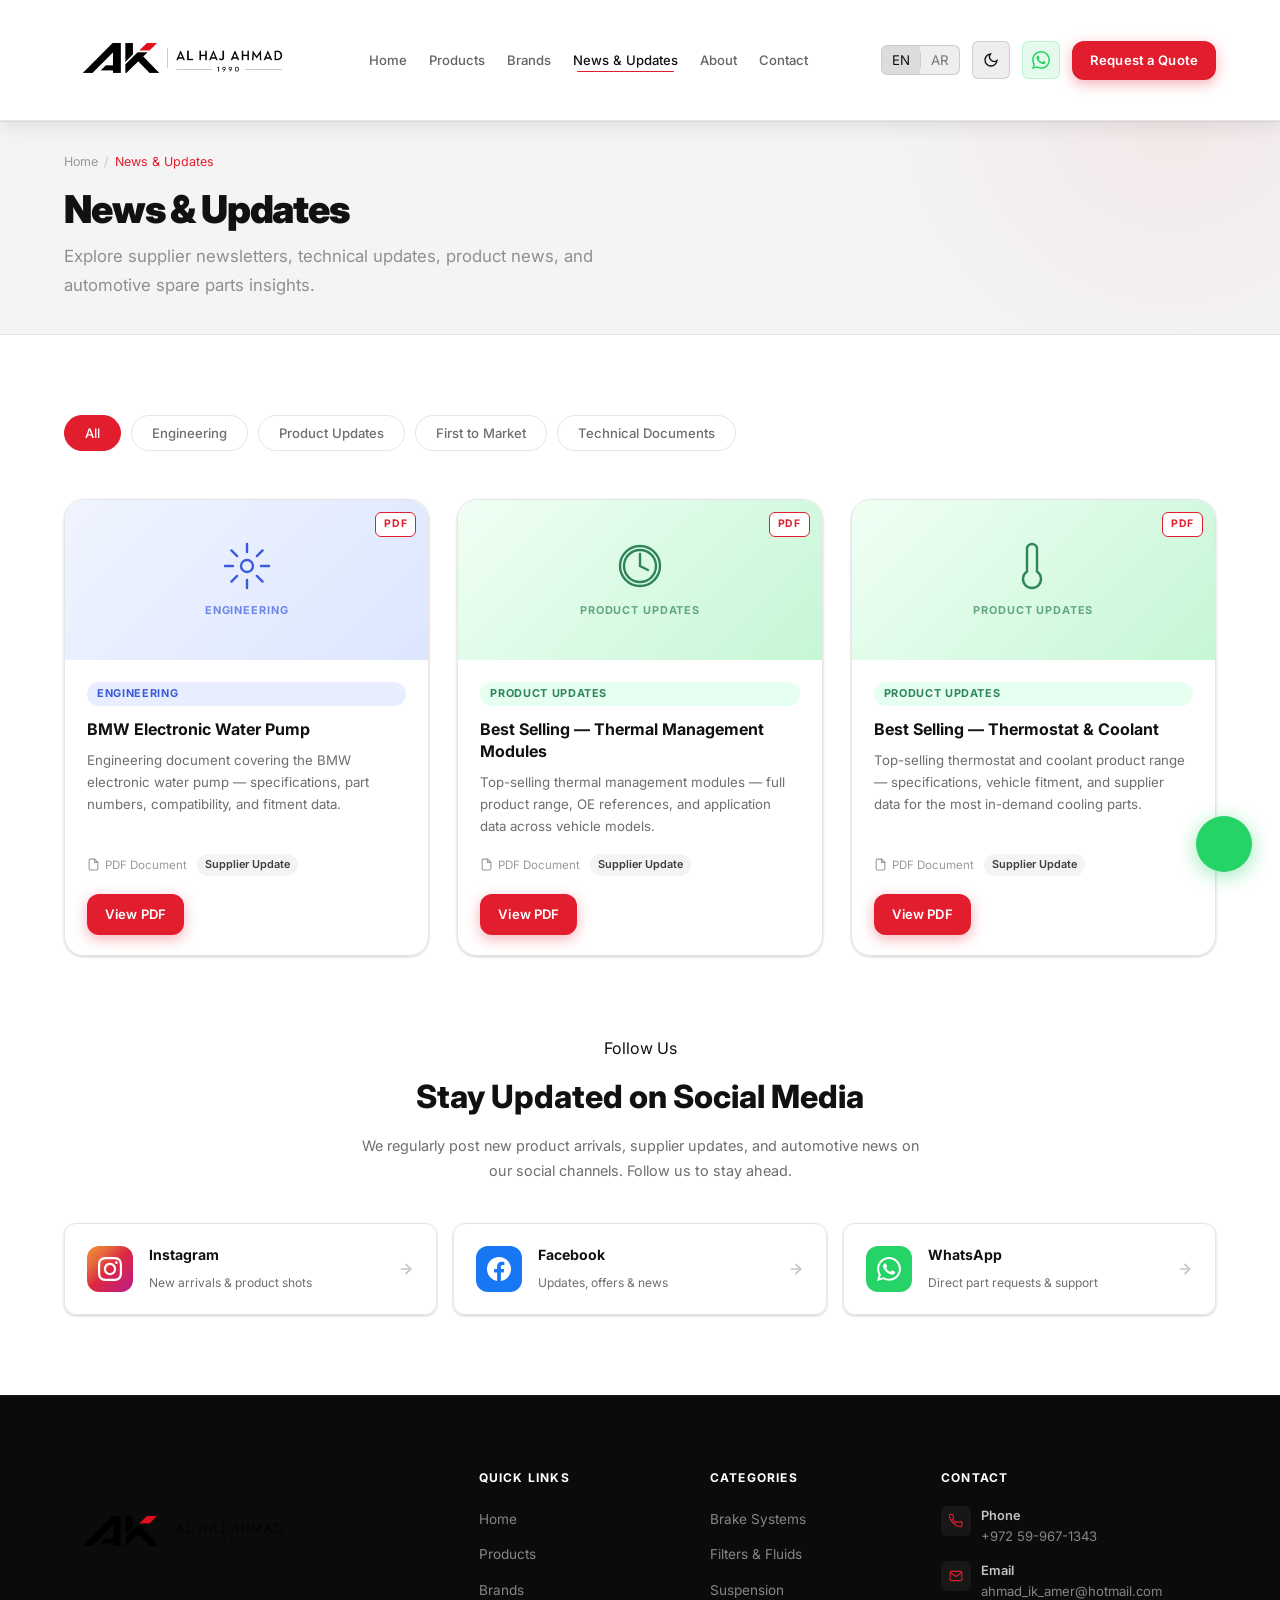
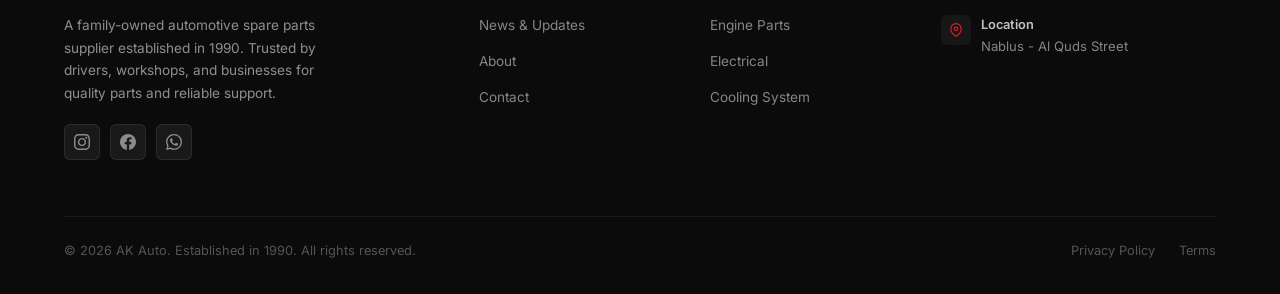
<file: news.html>
<!DOCTYPE html>
<html lang="en">
<head>
  <meta charset="UTF-8" />
  <meta name="viewport" content="width=device-width, initial-scale=1.0" />
  <title>News & Updates — AK Auto</title>
  <meta name="description" content="Explore supplier newsletters, technical updates, product news, first-to-market announcements, and automotive spare parts insights from AK Auto." />
  <script>
    (function(){var t=localStorage.getItem('aik-theme')||(window.matchMedia('(prefers-color-scheme:dark)').matches?'dark':'light');document.documentElement.setAttribute('data-theme',t);})();
  </script>
  <link rel="stylesheet" href="css/styles.css" />
  <link rel="preconnect" href="https://fonts.googleapis.com" />
  <link rel="preconnect" href="https://fonts.gstatic.com" crossorigin />
</head>
<body>

<!-- NAVBAR -->
<nav class="navbar scrolled" role="navigation" aria-label="Main navigation">
  <div class="container">
    <div class="nav-inner">
      <a href="index.html" class="nav-logo" aria-label="AK Auto Home">
        <img src="assets/aikdarklogo.png" alt="AK Auto" class="nav-logo-img logo-dark" />
        <img src="assets/aiklightlogo.png" alt="AK Auto" class="nav-logo-img logo-light" />
      </a>
      <ul class="nav-links" role="list">
        <li><a href="index.html" data-i18n="nav.home">Home</a></li>
        <li><a href="products.html" data-i18n="nav.products">Products</a></li>
        <li><a href="brands.html" data-i18n="nav.brands">Brands</a></li>
        <li><a href="news.html" class="active" data-i18n="nav.news">News & Updates</a></li>
        <li><a href="about.html" data-i18n="nav.about">About</a></li>
        <li><a href="contact.html" data-i18n="nav.contact">Contact</a></li>
      </ul>
      <div class="nav-right">
        <div class="lang-toggle" role="group" aria-label="Language selector"><button class="active">EN</button><div class="sep"></div><button>AR</button></div>
        <button class="theme-toggle" id="themeToggle" aria-label="Switch to dark mode">
          <svg class="icon-sun" width="16" height="16" viewBox="0 0 24 24" fill="none" stroke="currentColor" stroke-width="2" stroke-linecap="round"><circle cx="12" cy="12" r="5"/><line x1="12" y1="1" x2="12" y2="3"/><line x1="12" y1="21" x2="12" y2="23"/><line x1="4.22" y1="4.22" x2="5.64" y2="5.64"/><line x1="18.36" y1="18.36" x2="19.78" y2="19.78"/><line x1="1" y1="12" x2="3" y2="12"/><line x1="21" y1="12" x2="23" y2="12"/><line x1="4.22" y1="19.78" x2="5.64" y2="18.36"/><line x1="18.36" y1="5.64" x2="19.78" y2="4.22"/></svg>
          <svg class="icon-moon" width="16" height="16" viewBox="0 0 24 24" fill="none" stroke="currentColor" stroke-width="2" stroke-linecap="round"><path d="M21 12.79A9 9 0 1 1 11.21 3 7 7 0 0 0 21 12.79z"/></svg>
        </button>
        <a href="#" class="nav-wa" aria-label="WhatsApp" data-wa="Hello AK Auto, I need help finding a spare part."><svg width="18" height="18" viewBox="0 0 24 24" fill="currentColor"><path d="M17.472 14.382c-.297-.149-1.758-.867-2.03-.967-.273-.099-.471-.148-.67.15-.197.297-.767.966-.94 1.164-.173.199-.347.223-.644.075-.297-.15-1.255-.463-2.39-1.475-.883-.788-1.48-1.761-1.653-2.059-.173-.297-.018-.458.13-.606.134-.133.298-.347.446-.52.149-.174.198-.298.298-.497.099-.198.05-.371-.025-.52-.075-.149-.669-1.612-.916-2.207-.242-.579-.487-.5-.669-.51-.173-.008-.371-.01-.57-.01-.198 0-.52.074-.792.372-.272.297-1.04 1.016-1.04 2.479 0 1.462 1.065 2.875 1.213 3.074.149.198 2.096 3.2 5.077 4.487.709.306 1.262.489 1.694.625.712.227 1.36.195 1.871.118.571-.085 1.758-.719 2.006-1.413.248-.694.248-1.289.173-1.413-.074-.124-.272-.198-.57-.347m-5.421 7.403h-.004a9.87 9.87 0 01-5.031-1.378l-.361-.214-3.741.982.998-3.648-.235-.374a9.86 9.86 0 01-1.51-5.26c.001-5.45 4.436-9.884 9.888-9.884 2.64 0 5.122 1.03 6.988 2.898a9.825 9.825 0 012.893 6.994c-.003 5.45-4.437 9.884-9.885 9.884m8.413-18.297A11.815 11.815 0 0012.05 0C5.495 0 .16 5.335.157 11.892c0 2.096.547 4.142 1.588 5.945L.057 24l6.305-1.654a11.882 11.882 0 005.683 1.448h.005c6.554 0 11.89-5.335 11.893-11.893a11.821 11.821 0 00-3.48-8.413z"/></svg></a>
        <a href="contact.html" class="btn btn-primary btn-sm" data-i18n="nav.request_quote">Request a Quote</a>
      </div>
      <button class="hamburger" aria-label="Toggle menu"><span></span><span></span><span></span></button>
    </div>
  </div>
</nav>

<div class="mobile-menu">
  <a href="index.html" data-i18n="nav.home">Home</a>
  <a href="products.html" data-i18n="nav.products">Products</a>
  <a href="brands.html" data-i18n="nav.brands">Brands</a>
  <a href="news.html" data-i18n="nav.news">News & Updates</a>
  <a href="about.html" data-i18n="nav.about">About</a>
  <a href="contact.html" data-i18n="nav.contact">Contact</a>
  <div class="mobile-menu-actions">
    <a href="contact.html" class="btn btn-primary" data-i18n="nav.request_quote">Request a Quote</a>
    <a href="#" class="btn btn-secondary" data-wa="Hello AK Auto, I need a spare part." data-i18n="mob.whatsapp">WhatsApp</a>
  </div>
</div>

<!-- PAGE HERO -->
<section class="page-hero" aria-labelledby="news-heading">
  <div class="container page-hero-content">
    <nav class="breadcrumb" aria-label="Breadcrumb">
      <a href="index.html" data-i18n="nav.home">Home</a>
      <span class="sep">/</span>
      <span class="current" aria-current="page" data-i18n="nw.bc">News & Updates</span>
    </nav>
    <h1 id="news-heading" data-i18n="nw.h">News & Updates</h1>
    <p data-i18n="nw.p">Explore supplier newsletters, technical updates, product news, and automotive spare parts insights.</p>
  </div>
</section>

<!-- MAIN CONTENT -->
<section class="section news-section">
  <div class="container">

    <!-- FILTERS -->
    <div class="news-filters" role="group" aria-label="Filter updates">
      <button class="news-filter-btn active" data-filter="all" data-i18n="nw.f.all">All</button>
      <button class="news-filter-btn" data-filter="engineering" data-i18n="nw.f.eng">Engineering</button>
      <button class="news-filter-btn" data-filter="product" data-i18n="nw.f.prod">Product Updates</button>
      <button class="news-filter-btn" data-filter="firstmarket" data-i18n="nw.f.first">First to Market</button>
      <button class="news-filter-btn" data-filter="technical" data-i18n="nw.f.tech">Technical Documents</button>
    </div>

    <!-- GRID -->
    <div class="news-grid" id="newsGrid">

      <!-- Card 1: Engineering – BMW Electronic Water Pump -->
      <article class="news-card reveal" data-category="engineering">
        <div class="news-card-thumb">
          <div class="news-card-thumb-inner news-thumb-engineering">
            <svg width="48" height="48" viewBox="0 0 24 24" fill="none" stroke="currentColor" stroke-width="1.2" stroke-linecap="round"><circle cx="12" cy="12" r="3"/><path d="M12 1v4M12 19v4M4.22 4.22l2.83 2.83M16.95 16.95l2.83 2.83M1 12h4M19 12h4M4.22 19.78l2.83-2.83M16.95 7.05l2.83-2.83"/></svg>
            <span class="news-thumb-label" data-i18n="nw.cat.eng">Engineering</span>
          </div>
          <span class="news-file-badge">PDF</span>
        </div>
        <div class="news-card-body">
          <span class="news-tag news-tag-engineering" data-i18n="nw.cat.eng">Engineering</span>
          <h3 class="news-card-title" data-i18n="nw.c1.title">BMW Electronic Water Pump</h3>
          <p class="news-card-desc" data-i18n="nw.c1.desc">Engineering document covering the BMW electronic water pump — specifications, part numbers, compatibility, and fitment data.</p>
          <div class="news-card-meta">
            <span class="news-meta-type">
              <svg width="13" height="13" viewBox="0 0 24 24" fill="none" stroke="currentColor" stroke-width="2" stroke-linecap="round"><path d="M14 2H6a2 2 0 00-2 2v16a2 2 0 002 2h12a2 2 0 002-2V8z"/><polyline points="14,2 14,8 20,8"/></svg>
              PDF Document
            </span>
            <span class="news-meta-supplier">Supplier Update</span>
          </div>
          <div class="news-card-actions">
            <a href="assets/files /Engineering - BMW Electronic Water Pump.pdf" target="_blank" class="btn btn-primary btn-sm news-btn-view" data-i18n="nw.btn.view">
              <svg width="14" height="14" viewBox="0 0 24 24" fill="none" stroke="currentColor" stroke-width="2.5" stroke-linecap="round"><path d="M1 12s4-8 11-8 11 8 11 8-4 8-11 8-11-8-11-8z"/><circle cx="12" cy="12" r="3"/></svg>
              View PDF
            </a>
            <a href="assets/files /Engineering - BMW Electronic Water Pump.pdf" download class="btn btn-secondary btn-sm news-btn-dl" data-i18n="nw.btn.dl">
              <svg width="14" height="14" viewBox="0 0 24 24" fill="none" stroke="currentColor" stroke-width="2.5" stroke-linecap="round"><path d="M21 15v4a2 2 0 01-2 2H5a2 2 0 01-2-2v-4"/><polyline points="7,10 12,15 17,10"/><line x1="12" y1="15" x2="12" y2="3"/></svg>
              Download
            </a>
          </div>
        </div>
      </article>

      <!-- Card 2: Best Selling – Thermal Management Modules -->
      <article class="news-card reveal" data-category="product">
        <div class="news-card-thumb">
          <div class="news-card-thumb-inner news-thumb-product">
            <svg width="48" height="48" viewBox="0 0 24 24" fill="none" stroke="currentColor" stroke-width="1.2" stroke-linecap="round"><path d="M12 2a10 10 0 1010 10A10 10 0 0012 2zm0 18a8 8 0 118-8 8 8 0 01-8 8z"/><path d="M12 6v6l4 2"/></svg>
            <span class="news-thumb-label" data-i18n="nw.cat.prod">Product Updates</span>
          </div>
          <span class="news-file-badge">PDF</span>
        </div>
        <div class="news-card-body">
          <span class="news-tag news-tag-product" data-i18n="nw.cat.prod">Product Updates</span>
          <h3 class="news-card-title" data-i18n="nw.c2.title">Best Selling — Thermal Management Modules</h3>
          <p class="news-card-desc" data-i18n="nw.c2.desc">Top-selling thermal management modules — full product range, OE references, and application data across vehicle models.</p>
          <div class="news-card-meta">
            <span class="news-meta-type">
              <svg width="13" height="13" viewBox="0 0 24 24" fill="none" stroke="currentColor" stroke-width="2" stroke-linecap="round"><path d="M14 2H6a2 2 0 00-2 2v16a2 2 0 002 2h12a2 2 0 002-2V8z"/><polyline points="14,2 14,8 20,8"/></svg>
              PDF Document
            </span>
            <span class="news-meta-supplier">Supplier Update</span>
          </div>
          <div class="news-card-actions">
            <a href="assets/files /Best Selling - Thermal Management Modules.pdf" target="_blank" class="btn btn-primary btn-sm news-btn-view" data-i18n="nw.btn.view">
              <svg width="14" height="14" viewBox="0 0 24 24" fill="none" stroke="currentColor" stroke-width="2.5" stroke-linecap="round"><path d="M1 12s4-8 11-8 11 8 11 8-4 8-11 8-11-8-11-8z"/><circle cx="12" cy="12" r="3"/></svg>
              View PDF
            </a>
            <a href="assets/files /Best Selling - Thermal Management Modules.pdf" download class="btn btn-secondary btn-sm news-btn-dl" data-i18n="nw.btn.dl">
              <svg width="14" height="14" viewBox="0 0 24 24" fill="none" stroke="currentColor" stroke-width="2.5" stroke-linecap="round"><path d="M21 15v4a2 2 0 01-2 2H5a2 2 0 01-2-2v-4"/><polyline points="7,10 12,15 17,10"/><line x1="12" y1="15" x2="12" y2="3"/></svg>
              Download
            </a>
          </div>
        </div>
      </article>

      <!-- Card 3: Best Selling – Thermostat, Coolant -->
      <article class="news-card reveal" data-category="product">
        <div class="news-card-thumb">
          <div class="news-card-thumb-inner news-thumb-product">
            <svg width="48" height="48" viewBox="0 0 24 24" fill="none" stroke="currentColor" stroke-width="1.2" stroke-linecap="round"><path d="M14 14.76V3.5a2.5 2.5 0 00-5 0v11.26a4.5 4.5 0 105 0z"/></svg>
            <span class="news-thumb-label" data-i18n="nw.cat.prod">Product Updates</span>
          </div>
          <span class="news-file-badge">PDF</span>
        </div>
        <div class="news-card-body">
          <span class="news-tag news-tag-product" data-i18n="nw.cat.prod">Product Updates</span>
          <h3 class="news-card-title" data-i18n="nw.c3.title">Best Selling — Thermostat &amp; Coolant</h3>
          <p class="news-card-desc" data-i18n="nw.c3.desc">Top-selling thermostat and coolant product range — specifications, vehicle fitment, and supplier data for the most in-demand cooling parts.</p>
          <div class="news-card-meta">
            <span class="news-meta-type">
              <svg width="13" height="13" viewBox="0 0 24 24" fill="none" stroke="currentColor" stroke-width="2" stroke-linecap="round"><path d="M14 2H6a2 2 0 00-2 2v16a2 2 0 002 2h12a2 2 0 002-2V8z"/><polyline points="14,2 14,8 20,8"/></svg>
              PDF Document
            </span>
            <span class="news-meta-supplier">Supplier Update</span>
          </div>
          <div class="news-card-actions">
            <a href="assets/files /Best Selling - Thermostat, Coolant.pdf" target="_blank" class="btn btn-primary btn-sm news-btn-view" data-i18n="nw.btn.view">
              <svg width="14" height="14" viewBox="0 0 24 24" fill="none" stroke="currentColor" stroke-width="2.5" stroke-linecap="round"><path d="M1 12s4-8 11-8 11 8 11 8-4 8-11 8-11-8-11-8z"/><circle cx="12" cy="12" r="3"/></svg>
              View PDF
            </a>
            <a href="assets/files /Best Selling - Thermostat, Coolant.pdf" download class="btn btn-secondary btn-sm news-btn-dl" data-i18n="nw.btn.dl">
              <svg width="14" height="14" viewBox="0 0 24 24" fill="none" stroke="currentColor" stroke-width="2.5" stroke-linecap="round"><path d="M21 15v4a2 2 0 01-2 2H5a2 2 0 01-2-2v-4"/><polyline points="7,10 12,15 17,10"/><line x1="12" y1="15" x2="12" y2="3"/></svg>
              Download
            </a>
          </div>
        </div>
      </article>

    </div><!-- /news-grid -->

    <!-- EMPTY STATE -->
    <div class="news-empty" id="newsEmpty" style="display:none;">
      <svg width="40" height="40" viewBox="0 0 24 24" fill="none" stroke="currentColor" stroke-width="1.5" stroke-linecap="round"><circle cx="11" cy="11" r="8"/><line x1="21" y1="21" x2="16.65" y2="16.65"/></svg>
      <p data-i18n="nw.empty">No updates in this category yet.</p>
    </div>

    <!-- SOCIAL SECTION -->
    <div class="news-social-section reveal">
      <div class="news-social-header">
        <span class="eyebrow"><span class="eyebrow-dot"></span><span data-i18n="nw.social.eye">Follow Us</span></span>
        <h2 data-i18n="nw.social.h">Stay Updated on Social Media</h2>
        <p data-i18n="nw.social.p">We regularly post new product arrivals, supplier updates, and automotive news on our social channels. Follow us to stay ahead.</p>
      </div>
      <div class="news-social-cards">
        <a href="#" class="news-social-card" target="_blank" rel="noopener">
          <div class="nsc-icon nsc-instagram">
            <svg width="24" height="24" viewBox="0 0 24 24" fill="currentColor"><path d="M12 2.163c3.204 0 3.584.012 4.85.07 3.252.148 4.771 1.691 4.919 4.919.058 1.265.069 1.645.069 4.849 0 3.205-.012 3.584-.069 4.849-.149 3.225-1.664 4.771-4.919 4.919-1.266.058-1.644.07-4.85.07-3.204 0-3.584-.012-4.849-.07-3.26-.149-4.771-1.699-4.919-4.92-.058-1.265-.07-1.644-.07-4.849 0-3.204.013-3.583.07-4.849.149-3.227 1.664-4.771 4.919-4.919 1.266-.057 1.645-.069 4.849-.069zm0-2.163c-3.259 0-3.667.014-4.947.072-4.358.2-6.78 2.618-6.98 6.98-.059 1.281-.073 1.689-.073 4.948 0 3.259.014 3.668.072 4.948.2 4.358 2.618 6.78 6.98 6.98 1.281.058 1.689.072 4.948.072 3.259 0 3.668-.014 4.948-.072 4.354-.2 6.782-2.618 6.979-6.98.059-1.28.073-1.689.073-4.948 0-3.259-.014-3.667-.072-4.947-.196-4.354-2.617-6.78-6.979-6.98-1.281-.059-1.69-.073-4.949-.073zm0 5.838c-3.403 0-6.162 2.759-6.162 6.162s2.759 6.163 6.162 6.163 6.162-2.759 6.162-6.163c0-3.403-2.759-6.162-6.162-6.162zm0 10.162c-2.209 0-4-1.79-4-4 0-2.209 1.791-4 4-4s4 1.791 4 4c0 2.21-1.791 4-4 4zm6.406-11.845c-.796 0-1.441.645-1.441 1.44s.645 1.44 1.441 1.44c.795 0 1.439-.645 1.439-1.44s-.644-1.44-1.439-1.44z"/></svg>
          </div>
          <div class="nsc-body">
            <strong data-i18n="nw.social.ig">Instagram</strong>
            <span data-i18n="nw.social.ig.p">New arrivals & product shots</span>
          </div>
          <svg class="nsc-arrow" width="16" height="16" viewBox="0 0 24 24" fill="none" stroke="currentColor" stroke-width="2.5" stroke-linecap="round"><line x1="5" y1="12" x2="19" y2="12"/><polyline points="12,5 19,12 12,19"/></svg>
        </a>
        <a href="https://www.facebook.com/profile.php?id=61590116681085" class="news-social-card" target="_blank" rel="noopener">
          <div class="nsc-icon nsc-facebook">
            <svg width="24" height="24" viewBox="0 0 24 24" fill="currentColor"><path d="M24 12.073c0-6.627-5.373-12-12-12s-12 5.373-12 12c0 5.99 4.388 10.954 10.125 11.854v-8.385H7.078v-3.47h3.047V9.43c0-3.007 1.792-4.669 4.533-4.669 1.312 0 2.686.235 2.686.235v2.953H15.83c-1.491 0-1.956.925-1.956 1.874v2.25h3.328l-.532 3.47h-2.796v8.385C19.612 23.027 24 18.062 24 12.073z"/></svg>
          </div>
          <div class="nsc-body">
            <strong data-i18n="nw.social.fb">Facebook</strong>
            <span data-i18n="nw.social.fb.p">Updates, offers & news</span>
          </div>
          <svg class="nsc-arrow" width="16" height="16" viewBox="0 0 24 24" fill="none" stroke="currentColor" stroke-width="2.5" stroke-linecap="round"><line x1="5" y1="12" x2="19" y2="12"/><polyline points="12,5 19,12 12,19"/></svg>
        </a>
        <a href="https://wa.me/972599671343" class="news-social-card" target="_blank" rel="noopener">
          <div class="nsc-icon nsc-whatsapp">
            <svg width="24" height="24" viewBox="0 0 24 24" fill="currentColor"><path d="M17.472 14.382c-.297-.149-1.758-.867-2.03-.967-.273-.099-.471-.148-.67.15-.197.297-.767.966-.94 1.164-.173.199-.347.223-.644.075-.297-.15-1.255-.463-2.39-1.475-.883-.788-1.48-1.761-1.653-2.059-.173-.297-.018-.458.13-.606.134-.133.298-.347.446-.52.149-.174.198-.298.298-.497.099-.198.05-.371-.025-.52-.075-.149-.669-1.612-.916-2.207-.242-.579-.487-.5-.669-.51-.173-.008-.371-.01-.57-.01-.198 0-.52.074-.792.372-.272.297-1.04 1.016-1.04 2.479 0 1.462 1.065 2.875 1.213 3.074.149.198 2.096 3.2 5.077 4.487.709.306 1.262.489 1.694.625.712.227 1.36.195 1.871.118.571-.085 1.758-.719 2.006-1.413.248-.694.248-1.289.173-1.413-.074-.124-.272-.198-.57-.347m-5.421 7.403h-.004a9.87 9.87 0 01-5.031-1.378l-.361-.214-3.741.982.998-3.648-.235-.374a9.86 9.86 0 01-1.51-5.26c.001-5.45 4.436-9.884 9.888-9.884 2.64 0 5.122 1.03 6.988 2.898a9.825 9.825 0 012.893 6.994c-.003 5.45-4.437 9.884-9.885 9.884m8.413-18.297A11.815 11.815 0 0012.05 0C5.495 0 .16 5.335.157 11.892c0 2.096.547 4.142 1.588 5.945L.057 24l6.305-1.654a11.882 11.882 0 005.683 1.448h.005c6.554 0 11.89-5.335 11.893-11.893a11.821 11.821 0 00-3.48-8.413z"/></svg>
          </div>
          <div class="nsc-body">
            <strong data-i18n="nw.social.wa">WhatsApp</strong>
            <span data-i18n="nw.social.wa.p">Direct part requests & support</span>
          </div>
          <svg class="nsc-arrow" width="16" height="16" viewBox="0 0 24 24" fill="none" stroke="currentColor" stroke-width="2.5" stroke-linecap="round"><line x1="5" y1="12" x2="19" y2="12"/><polyline points="12,5 19,12 12,19"/></svg>
        </a>
      </div>
    </div>

  </div>
</section>

<!-- FOOTER -->
<footer class="footer">
  <div class="container">
    <div class="footer-grid">
      <div class="footer-brand">
        <a href="index.html" class="nav-logo"><img src="assets/aiklightlogo.png" class="footer-logo" alt="AK Auto" /></a>
        <p data-i18n="ft.tagline">A family-owned automotive spare parts supplier established in 1990. Trusted by drivers, workshops, and businesses for quality parts and reliable support.</p>
        <div class="footer-social">
          <a href="#" aria-label="Instagram"><svg width="16" height="16" viewBox="0 0 24 24" fill="currentColor"><path d="M12 2.163c3.204 0 3.584.012 4.85.07 3.252.148 4.771 1.691 4.919 4.919.058 1.265.069 1.645.069 4.849 0 3.205-.012 3.584-.069 4.849-.149 3.225-1.664 4.771-4.919 4.919-1.266.058-1.644.07-4.85.07-3.204 0-3.584-.012-4.849-.07-3.26-.149-4.771-1.699-4.919-4.92-.058-1.265-.07-1.644-.07-4.849 0-3.204.013-3.583.07-4.849.149-3.227 1.664-4.771 4.919-4.919 1.266-.057 1.645-.069 4.849-.069zm0-2.163c-3.259 0-3.667.014-4.947.072-4.358.2-6.78 2.618-6.98 6.98-.059 1.281-.073 1.689-.073 4.948 0 3.259.014 3.668.072 4.948.2 4.358 2.618 6.78 6.98 6.98 1.281.058 1.689.072 4.948.072 3.259 0 3.668-.014 4.948-.072 4.354-.2 6.782-2.618 6.979-6.98.059-1.28.073-1.689.073-4.948 0-3.259-.014-3.667-.072-4.947-.196-4.354-2.617-6.78-6.979-6.98-1.281-.059-1.69-.073-4.949-.073zm0 5.838c-3.403 0-6.162 2.759-6.162 6.162s2.759 6.163 6.162 6.163 6.162-2.759 6.162-6.163c0-3.403-2.759-6.162-6.162-6.162zm0 10.162c-2.209 0-4-1.79-4-4 0-2.209 1.791-4 4-4s4 1.791 4 4c0 2.21-1.791 4-4 4zm6.406-11.845c-.796 0-1.441.645-1.441 1.44s.645 1.44 1.441 1.44c.795 0 1.439-.645 1.439-1.44s-.644-1.44-1.439-1.44z"/></svg></a>
          <a href="https://www.facebook.com/profile.php?id=61590116681085" target="_blank" rel="noopener" aria-label="Facebook"><svg width="16" height="16" viewBox="0 0 24 24" fill="currentColor"><path d="M24 12.073c0-6.627-5.373-12-12-12s-12 5.373-12 12c0 5.99 4.388 10.954 10.125 11.854v-8.385H7.078v-3.47h3.047V9.43c0-3.007 1.792-4.669 4.533-4.669 1.312 0 2.686.235 2.686.235v2.953H15.83c-1.491 0-1.956.925-1.956 1.874v2.25h3.328l-.532 3.47h-2.796v8.385C19.612 23.027 24 18.062 24 12.073z"/></svg></a>
          <a href="https://wa.me/972599671343" aria-label="WhatsApp" target="_blank"><svg width="16" height="16" viewBox="0 0 24 24" fill="currentColor"><path d="M17.472 14.382c-.297-.149-1.758-.867-2.03-.967-.273-.099-.471-.148-.67.15-.197.297-.767.966-.94 1.164-.173.199-.347.223-.644.075-.297-.15-1.255-.463-2.39-1.475-.883-.788-1.48-1.761-1.653-2.059-.173-.297-.018-.458.13-.606.134-.133.298-.347.446-.52.149-.174.198-.298.298-.497.099-.198.05-.371-.025-.52-.075-.149-.669-1.612-.916-2.207-.242-.579-.487-.5-.669-.51-.173-.008-.371-.01-.57-.01-.198 0-.52.074-.792.372-.272.297-1.04 1.016-1.04 2.479 0 1.462 1.065 2.875 1.213 3.074.149.198 2.096 3.2 5.077 4.487.709.306 1.262.489 1.694.625.712.227 1.36.195 1.871.118.571-.085 1.758-.719 2.006-1.413.248-.694.248-1.289.173-1.413-.074-.124-.272-.198-.57-.347m-5.421 7.403h-.004a9.87 9.87 0 01-5.031-1.378l-.361-.214-3.741.982.998-3.648-.235-.374a9.86 9.86 0 01-1.51-5.26c.001-5.45 4.436-9.884 9.888-9.884 2.64 0 5.122 1.03 6.988 2.898a9.825 9.825 0 012.893 6.994c-.003 5.45-4.437 9.884-9.885 9.884m8.413-18.297A11.815 11.815 0 0012.05 0C5.495 0 .16 5.335.157 11.892c0 2.096.547 4.142 1.588 5.945L.057 24l6.305-1.654a11.882 11.882 0 005.683 1.448h.005c6.554 0 11.89-5.335 11.893-11.893a11.821 11.821 0 00-3.48-8.413z"/></svg></a>
        </div>
      </div>
      <div class="footer-col"><h4 data-i18n="ft.quick">Quick Links</h4><ul><li><a href="index.html" data-i18n="nav.home">Home</a></li><li><a href="products.html" data-i18n="nav.products">Products</a></li><li><a href="brands.html" data-i18n="nav.brands">Brands</a></li><li><a href="news.html" data-i18n="nav.news">News & Updates</a></li><li><a href="about.html" data-i18n="nav.about">About Us</a></li><li><a href="contact.html" data-i18n="nav.contact">Contact</a></li></ul></div>
      <div class="footer-col"><h4 data-i18n="ft.categories">Categories</h4><ul><li><a href="products.html" data-i18n="ft.brakes">Brake Systems</a></li><li><a href="products.html" data-i18n="ft.filters">Filters &amp; Fluids</a></li><li><a href="products.html" data-i18n="ft.susp">Suspension</a></li><li><a href="products.html" data-i18n="ft.engine">Engine Parts</a></li><li><a href="products.html" data-i18n="ft.elec">Electrical</a></li><li><a href="products.html" data-i18n="ft.cooling">Cooling System</a></li></ul></div>
      <div class="footer-col"><h4 data-i18n="ft.contact">Contact</h4>
        <div class="footer-contact-item"><div class="fc-icon"><svg width="14" height="14" viewBox="0 0 24 24" fill="none" stroke="currentColor" stroke-width="2" stroke-linecap="round"><path d="M22 16.92v3a2 2 0 01-2.18 2 19.79 19.79 0 01-8.63-3.07A19.5 19.5 0 013.07 9.81a19.79 19.79 0 01-3.07-8.68A2 2 0 012 .82h3a2 2 0 012 1.72 12.84 12.84 0 00.7 2.81 2 2 0 01-.45 2.11L6.09 8.91a16 16 0 006 6l1.27-1.27a2 2 0 012.11-.45 12.84 12.84 0 002.81.7A2 2 0 0122 16.92z"/></svg></div><p><strong data-i18n="ft.phone_lbl">Phone</strong><a href="tel:+972599671343">+972 59-967-1343</a></p></div>
        <div class="footer-contact-item"><div class="fc-icon"><svg width="14" height="14" viewBox="0 0 24 24" fill="none" stroke="currentColor" stroke-width="2" stroke-linecap="round"><path d="M4 4h16c1.1 0 2 .9 2 2v12c0 1.1-.9 2-2 2H4c-1.1 0-2-.9-2-2V6c0-1.1.9-2 2-2z"/><polyline points="22,6 12,13 2,6"/></svg></div><p><strong data-i18n="ft.email_lbl">Email</strong><a href="mailto:ahmad_ik_amer@hotmail.com">ahmad_ik_amer@hotmail.com</a></p></div>
        <div class="footer-contact-item"><div class="fc-icon"><svg width="14" height="14" viewBox="0 0 24 24" fill="none" stroke="currentColor" stroke-width="2" stroke-linecap="round"><path d="M21 10c0 7-9 13-9 13s-9-6-9-13a9 9 0 0118 0z"/><circle cx="12" cy="10" r="3"/></svg></div><p><strong data-i18n="ft.loc_lbl">Location</strong><a href="https://www.google.com/maps/search/?api=1&query=Nablus+Al+Quds+Street" target="_blank" rel="noopener">Nablus - Al Quds Street</a></p></div>
      </div>
    </div>
    <div class="footer-bottom">
      <p data-i18n="ft.copy">© 2026 AK Auto. Established in 1990. All rights reserved.</p>
      <div class="footer-bottom-links"><a href="#" data-i18n="ft.privacy">Privacy Policy</a><a href="#" data-i18n="ft.terms">Terms</a></div>
    </div>
  </div>
</footer>

<div class="wa-float" id="waFloat">
  <button class="wa-float-btn" id="waFloatBtn" aria-label="Chat on WhatsApp">
    <svg width="26" height="26" viewBox="0 0 24 24" fill="white"><path d="M17.472 14.382c-.297-.149-1.758-.867-2.03-.967-.273-.099-.471-.148-.67.15-.197.297-.767.966-.94 1.164-.173.199-.347.223-.644.075-.297-.15-1.255-.463-2.39-1.475-.883-.788-1.48-1.761-1.653-2.059-.173-.297-.018-.458.13-.606.134-.133.298-.347.446-.52.149-.174.198-.298.298-.497.099-.198.05-.371-.025-.52-.075-.149-.669-1.612-.916-2.207-.242-.579-.487-.5-.669-.51-.173-.008-.371-.01-.57-.01-.198 0-.52.074-.792.372-.272.297-1.04 1.016-1.04 2.479 0 1.462 1.065 2.875 1.213 3.074.149.198 2.096 3.2 5.077 4.487.709.306 1.262.489 1.694.625.712.227 1.36.195 1.871.118.571-.085 1.758-.719 2.006-1.413.248-.694.248-1.289.173-1.413-.074-.124-.272-.198-.57-.347m-5.421 7.403h-.004a9.87 9.87 0 01-5.031-1.378l-.361-.214-3.741.982.998-3.648-.235-.374a9.86 9.86 0 01-1.51-5.26c.001-5.45 4.436-9.884 9.888-9.884 2.64 0 5.122 1.03 6.988 2.898a9.825 9.825 0 012.893 6.994c-.003 5.45-4.437 9.884-9.885 9.884m8.413-18.297A11.815 11.815 0 0012.05 0C5.495 0 .16 5.335.157 11.892c0 2.096.547 4.142 1.588 5.945L.057 24l6.305-1.654a11.882 11.882 0 005.683 1.448h.005c6.554 0 11.89-5.335 11.893-11.893a11.821 11.821 0 00-3.48-8.413z"/></svg>
    <span class="wa-float-tooltip" data-i18n="wa.tip">Chat with us on WhatsApp</span>
  </button>
</div>

<script src="js/translations.js"></script>
<script src="js/main.js"></script>
<script>
(function(){
  var filters = document.querySelectorAll('.news-filter-btn');
  var cards   = document.querySelectorAll('.news-card');
  var empty   = document.getElementById('newsEmpty');

  filters.forEach(function(btn){
    btn.addEventListener('click', function(){
      filters.forEach(function(b){ b.classList.remove('active'); });
      btn.classList.add('active');
      var f = btn.dataset.filter;
      var visible = 0;
      cards.forEach(function(card){
        var show = f === 'all' || card.dataset.category === f;
        card.style.display = show ? '' : 'none';
        if(show) visible++;
      });
      empty.style.display = visible === 0 ? 'flex' : 'none';
    });
  });
})();
</script>
</body>
</html>
</file>
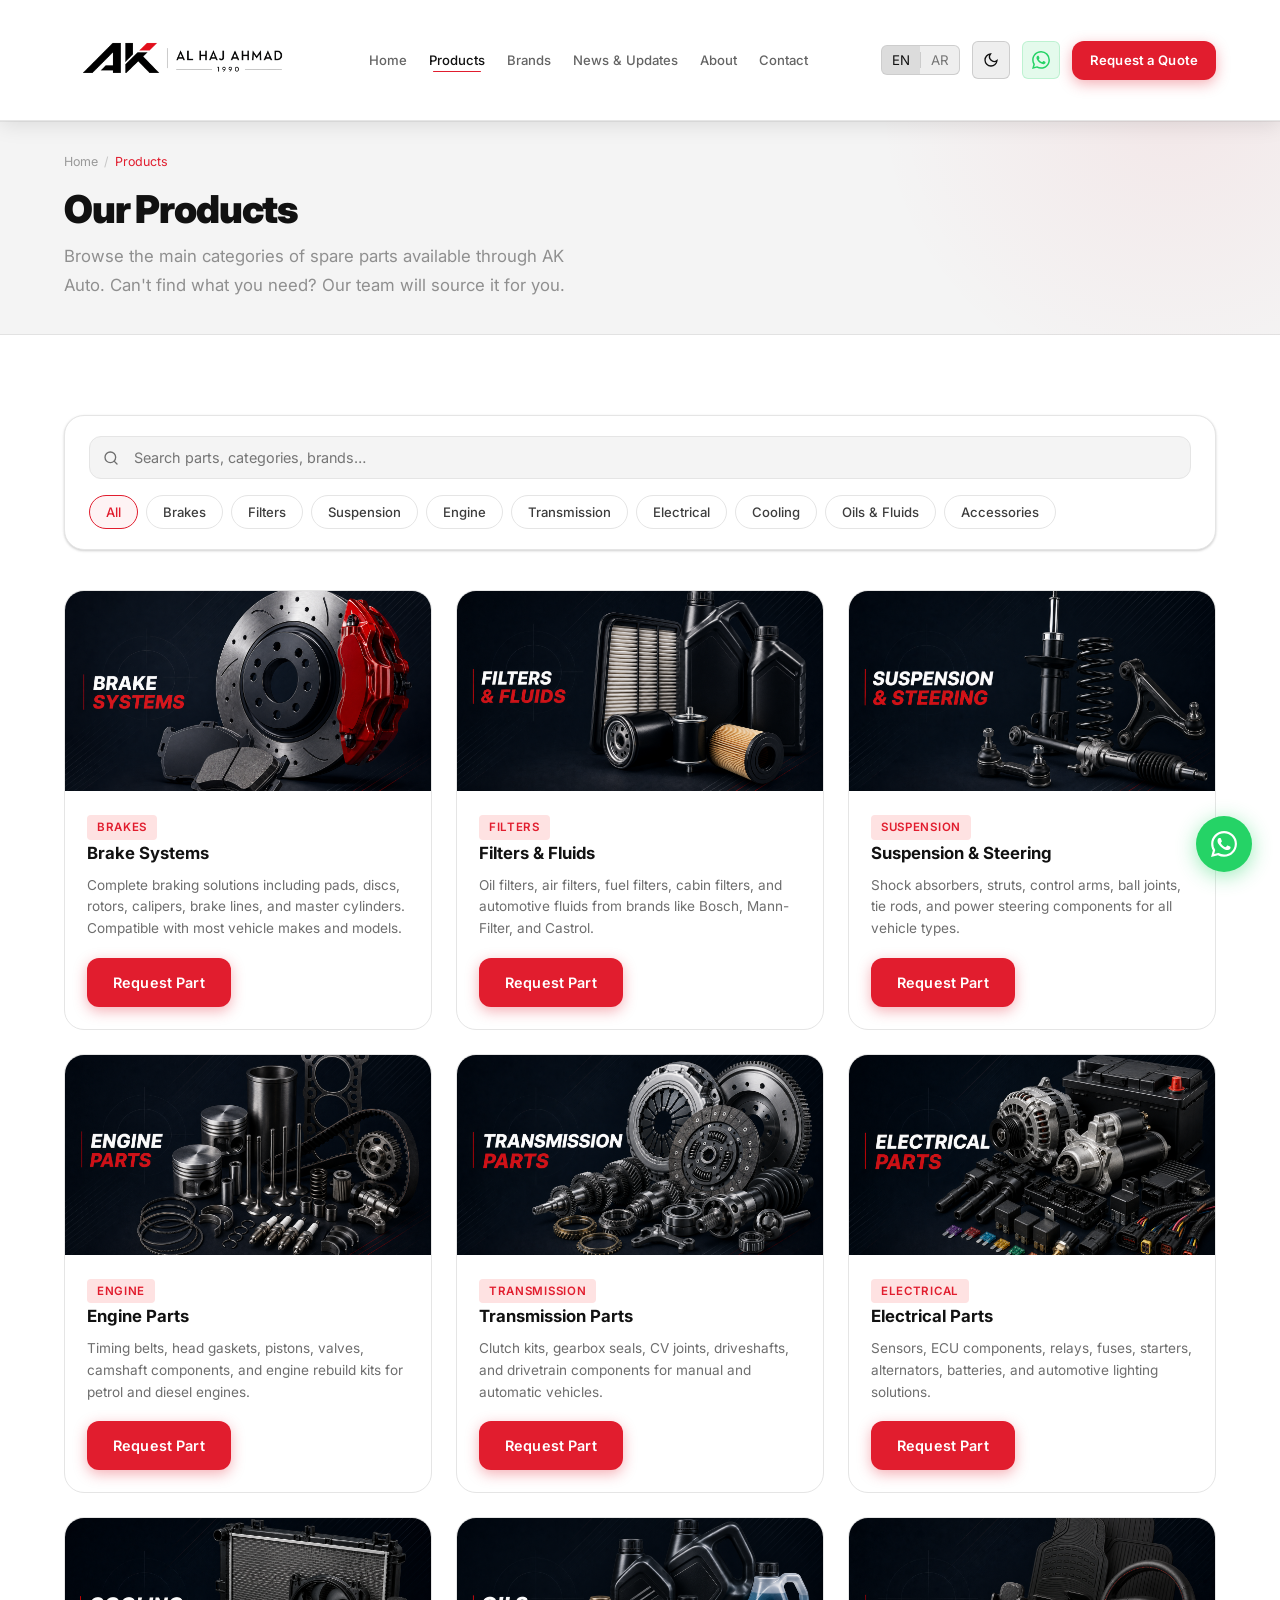
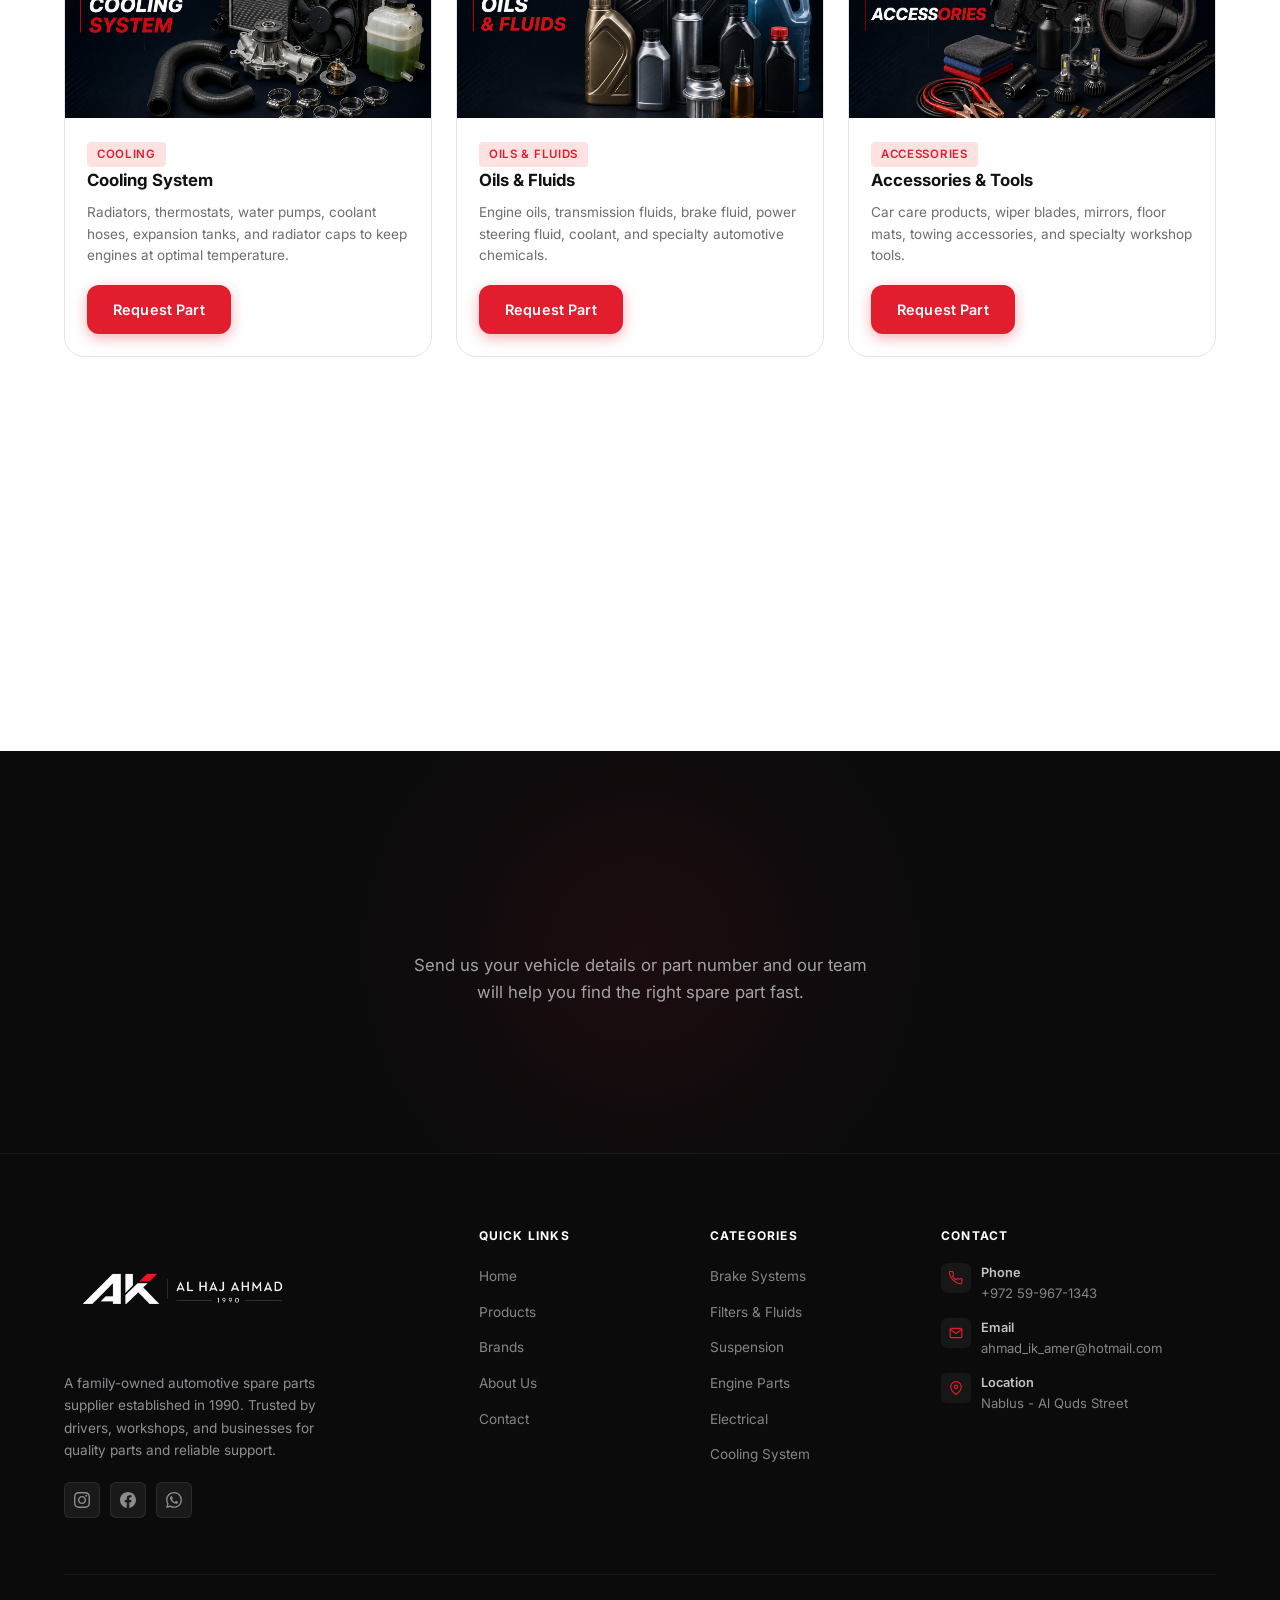
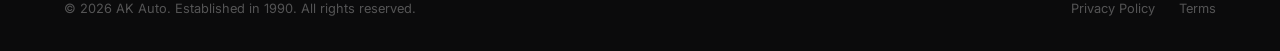
<file: products.html>
<!DOCTYPE html>
<html lang="en">
<head>
  <meta charset="UTF-8" />
  <meta name="viewport" content="width=device-width, initial-scale=1.0" />
  <title>Products — AK Auto Spare Parts</title>
  <meta name="description" content="Browse AK Auto's full range of automotive spare parts including brakes, filters, suspension, engine parts, electrical components and more." />
  <script>
    (function(){var t=localStorage.getItem('aik-theme')||(window.matchMedia('(prefers-color-scheme:dark)').matches?'dark':'light');document.documentElement.setAttribute('data-theme',t);})();
  </script>
  <link rel="stylesheet" href="css/styles.css" />
  <link rel="preconnect" href="https://fonts.googleapis.com" />
  <link rel="preconnect" href="https://fonts.gstatic.com" crossorigin />
</head>
<body>

<!-- NAVBAR -->
<nav class="navbar scrolled" role="navigation" aria-label="Main navigation">
  <div class="container">
    <div class="nav-inner">
      <a href="index.html" class="nav-logo" aria-label="AK Auto Home">
        <img src="assets/aikdarklogo.png" alt="AK Auto" class="nav-logo-img logo-dark" />
          <img src="assets/aiklightlogo.png" alt="AK Auto" class="nav-logo-img logo-light" />
      </a>
      <ul class="nav-links" role="list">
        <li><a href="index.html" data-i18n="nav.home">Home</a></li>
        <li><a href="products.html" class="active" data-i18n="nav.products">Products</a></li>
        <li><a href="brands.html" data-i18n="nav.brands">Brands</a></li>
        <li><a href="news.html" data-i18n="nav.news">News &amp; Updates</a></li>
        <li><a href="about.html" data-i18n="nav.about">About</a></li>
        <li><a href="contact.html" data-i18n="nav.contact">Contact</a></li>
      </ul>
      <div class="nav-right">
        <div class="lang-toggle" role="group" aria-label="Language selector">
          <button class="active">EN</button>
          <div class="sep"></div>
          <button>AR</button>
        </div>
        <button class="theme-toggle" id="themeToggle" aria-label="Switch to dark mode">
          <svg class="icon-sun" width="16" height="16" viewBox="0 0 24 24" fill="none" stroke="currentColor" stroke-width="2" stroke-linecap="round"><circle cx="12" cy="12" r="5"/><line x1="12" y1="1" x2="12" y2="3"/><line x1="12" y1="21" x2="12" y2="23"/><line x1="4.22" y1="4.22" x2="5.64" y2="5.64"/><line x1="18.36" y1="18.36" x2="19.78" y2="19.78"/><line x1="1" y1="12" x2="3" y2="12"/><line x1="21" y1="12" x2="23" y2="12"/><line x1="4.22" y1="19.78" x2="5.64" y2="18.36"/><line x1="18.36" y1="5.64" x2="19.78" y2="4.22"/></svg>
          <svg class="icon-moon" width="16" height="16" viewBox="0 0 24 24" fill="none" stroke="currentColor" stroke-width="2" stroke-linecap="round"><path d="M21 12.79A9 9 0 1 1 11.21 3 7 7 0 0 0 21 12.79z"/></svg>
        </button>
        <a href="#" class="nav-wa" aria-label="WhatsApp" data-wa="Hello AK Auto, I need help finding a spare part." title="Chat on WhatsApp">
          <svg width="18" height="18" viewBox="0 0 24 24" fill="currentColor"><path d="M17.472 14.382c-.297-.149-1.758-.867-2.03-.967-.273-.099-.471-.148-.67.15-.197.297-.767.966-.94 1.164-.173.199-.347.223-.644.075-.297-.15-1.255-.463-2.39-1.475-.883-.788-1.48-1.761-1.653-2.059-.173-.297-.018-.458.13-.606.134-.133.298-.347.446-.52.149-.174.198-.298.298-.497.099-.198.05-.371-.025-.52-.075-.149-.669-1.612-.916-2.207-.242-.579-.487-.5-.669-.51-.173-.008-.371-.01-.57-.01-.198 0-.52.074-.792.372-.272.297-1.04 1.016-1.04 2.479 0 1.462 1.065 2.875 1.213 3.074.149.198 2.096 3.2 5.077 4.487.709.306 1.262.489 1.694.625.712.227 1.36.195 1.871.118.571-.085 1.758-.719 2.006-1.413.248-.694.248-1.289.173-1.413-.074-.124-.272-.198-.57-.347m-5.421 7.403h-.004a9.87 9.87 0 01-5.031-1.378l-.361-.214-3.741.982.998-3.648-.235-.374a9.86 9.86 0 01-1.51-5.26c.001-5.45 4.436-9.884 9.888-9.884 2.64 0 5.122 1.03 6.988 2.898a9.825 9.825 0 012.893 6.994c-.003 5.45-4.437 9.884-9.885 9.884m8.413-18.297A11.815 11.815 0 0012.05 0C5.495 0 .16 5.335.157 11.892c0 2.096.547 4.142 1.588 5.945L.057 24l6.305-1.654a11.882 11.882 0 005.683 1.448h.005c6.554 0 11.89-5.335 11.893-11.893a11.821 11.821 0 00-3.48-8.413z"/></svg>
        </a>
        <a href="contact.html" class="btn btn-primary btn-sm" data-i18n="nav.request_quote">Request a Quote</a>
      </div>
      <button class="hamburger" aria-label="Toggle menu"><span></span><span></span><span></span></button>
    </div>
  </div>
</nav>

<div class="mobile-menu">
  <a href="index.html" data-i18n="nav.home">Home</a>
  <a href="products.html" data-i18n="nav.products">Products</a>
  <a href="brands.html" data-i18n="nav.brands">Brands</a>
  <a href="news.html" data-i18n="nav.news">News &amp; Updates</a>
  <a href="about.html" data-i18n="nav.about">About</a>
  <a href="contact.html" data-i18n="nav.contact">Contact</a>
  <div class="mobile-menu-actions">
    <a href="contact.html" class="btn btn-primary" data-i18n="nav.request_quote">Request a Quote</a>
    <a href="#" class="btn btn-secondary" data-wa="Hello AK Auto, I need a spare part." data-i18n="mob.whatsapp">WhatsApp</a>
  </div>
</div>

<!-- PAGE HERO -->
<section class="page-hero" aria-labelledby="page-heading">
  <div class="container page-hero-content">
    <nav class="breadcrumb" aria-label="Breadcrumb">
      <a href="index.html" data-i18n="nav.home">Home</a>
      <span class="sep" aria-hidden="true">/</span>
      <span class="current" aria-current="page" data-i18n="pr.bc">Products</span>
    </nav>
    <h1 id="page-heading" data-i18n="pr.h">Our Products</h1>
    <p data-i18n="pr.p">Browse the main categories of spare parts available through AK Auto. Can't find what you need? Our team will source it for you.</p>
  </div>
</section>

<!-- PRODUCTS MAIN -->
<section class="section" aria-label="Product categories">
  <div class="container">

    <!-- Search & Filter -->
    <div class="search-filter-bar reveal">
      <div class="search-input-wrap">
        <svg width="16" height="16" viewBox="0 0 24 24" fill="none" stroke="currentColor" stroke-width="2" stroke-linecap="round">
          <circle cx="11" cy="11" r="8"/><line x1="21" y1="21" x2="16.65" y2="16.65"/>
        </svg>
        <input type="search" placeholder="Search parts, categories, brands…" aria-label="Search products" data-i18n-ph="pr.search" />
      </div>
      <div class="filter-chips" role="group" aria-label="Filter by category">
        <button class="filter-chip active" data-i18n="fl.all">All</button>
        <button class="filter-chip" data-i18n="fl.brakes">Brakes</button>
        <button class="filter-chip" data-i18n="fl.filters">Filters</button>
        <button class="filter-chip" data-i18n="fl.susp">Suspension</button>
        <button class="filter-chip" data-i18n="fl.engine">Engine</button>
        <button class="filter-chip" data-i18n="fl.trans">Transmission</button>
        <button class="filter-chip" data-i18n="fl.elec">Electrical</button>
        <button class="filter-chip" data-i18n="fl.cool">Cooling</button>
        <button class="filter-chip" data-i18n="fl.oils">Oils &amp; Fluids</button>
        <button class="filter-chip" data-i18n="fl.acc">Accessories</button>
      </div>
    </div>

    <!-- Product Category Cards -->
    <div class="products-full-grid">

      <div class="product-cat-card reveal">
        <div class="product-cat-img">
          <img src="assets/What We Supply/break systems.png" alt="Brake Systems" class="product-cat-photo" />
        </div>
        <div class="product-cat-body">
          <span class="tag tag-red" data-i18n="pc.brakes.tag">Brakes</span>
          <h3 data-i18n="pc.brakes.h">Brake Systems</h3>
          <p data-i18n="pc.brakes.p">Complete braking solutions including pads, discs, rotors, calipers, brake lines, and master cylinders. Compatible with most vehicle makes and models.</p>
          <a href="contact.html" class="btn btn-primary" data-i18n="pc.req">Request Part</a>
        </div>
      </div>

      <div class="product-cat-card reveal reveal-delay-1">
        <div class="product-cat-img">
          <img src="assets/What We Supply/Filters &amp; Fluids.png" alt="Filters &amp; Fluids" class="product-cat-photo" />
        </div>
        <div class="product-cat-body">
          <span class="tag tag-red" data-i18n="pc.filters.tag">Filters</span>
          <h3 data-i18n="pc.filters.h">Filters &amp; Fluids</h3>
          <p data-i18n="pc.filters.p">Oil filters, air filters, fuel filters, cabin filters, and automotive fluids from brands like Bosch, Mann-Filter, and Castrol.</p>
          <a href="contact.html" class="btn btn-primary" data-i18n="pc.req">Request Part</a>
        </div>
      </div>

      <div class="product-cat-card reveal reveal-delay-2">
        <div class="product-cat-img">
          <img src="assets/What We Supply/Suspension &amp; Steering.png" alt="Suspension &amp; Steering" class="product-cat-photo" />
        </div>
        <div class="product-cat-body">
          <span class="tag tag-red" data-i18n="pc.susp.tag">Suspension</span>
          <h3 data-i18n="pc.susp.h">Suspension &amp; Steering</h3>
          <p data-i18n="pc.susp.p">Shock absorbers, struts, control arms, ball joints, tie rods, and power steering components for all vehicle types.</p>
          <a href="contact.html" class="btn btn-primary" data-i18n="pc.req">Request Part</a>
        </div>
      </div>

      <div class="product-cat-card reveal">
        <div class="product-cat-img">
          <img src="assets/What We Supply/Engine Parts.png" alt="Engine Parts" class="product-cat-photo" />
        </div>
        <div class="product-cat-body">
          <span class="tag tag-red" data-i18n="pc.engine.tag">Engine</span>
          <h3 data-i18n="pc.engine.h">Engine Parts</h3>
          <p data-i18n="pc.engine.p">Timing belts, head gaskets, pistons, valves, camshaft components, and engine rebuild kits for petrol and diesel engines.</p>
          <a href="contact.html" class="btn btn-primary" data-i18n="pc.req">Request Part</a>
        </div>
      </div>

      <div class="product-cat-card reveal reveal-delay-1">
        <div class="product-cat-img">
          <img src="assets/What We Supply/Transmission Parts.png" alt="Transmission Parts" class="product-cat-photo" />
        </div>
        <div class="product-cat-body">
          <span class="tag tag-red" data-i18n="pc.trans.tag">Transmission</span>
          <h3 data-i18n="pc.trans.h">Transmission Parts</h3>
          <p data-i18n="pc.trans.p">Clutch kits, gearbox seals, CV joints, driveshafts, and drivetrain components for manual and automatic vehicles.</p>
          <a href="contact.html" class="btn btn-primary" data-i18n="pc.req">Request Part</a>
        </div>
      </div>

      <div class="product-cat-card reveal reveal-delay-2">
        <div class="product-cat-img">
          <img src="assets/What We Supply/Electrical Parts.png" alt="Electrical Parts" class="product-cat-photo" />
        </div>
        <div class="product-cat-body">
          <span class="tag tag-red" data-i18n="pc.elec.tag">Electrical</span>
          <h3 data-i18n="pc.elec.h">Electrical Parts</h3>
          <p data-i18n="pc.elec.p">Sensors, ECU components, relays, fuses, starters, alternators, batteries, and automotive lighting solutions.</p>
          <a href="contact.html" class="btn btn-primary" data-i18n="pc.req">Request Part</a>
        </div>
      </div>

      <div class="product-cat-card reveal">
        <div class="product-cat-img">
          <img src="assets/What We Supply/Cooling System.png" alt="Cooling System" class="product-cat-photo" />
        </div>
        <div class="product-cat-body">
          <span class="tag tag-red" data-i18n="pc.cooling.tag">Cooling</span>
          <h3 data-i18n="pc.cooling.h">Cooling System</h3>
          <p data-i18n="pc.cooling.p">Radiators, thermostats, water pumps, coolant hoses, expansion tanks, and radiator caps to keep engines at optimal temperature.</p>
          <a href="contact.html" class="btn btn-primary" data-i18n="pc.req">Request Part</a>
        </div>
      </div>

      <div class="product-cat-card reveal reveal-delay-1">
        <div class="product-cat-img">
          <img src="assets/What We Supply/Oils &amp; Fluids.png" alt="Oils &amp; Fluids" class="product-cat-photo" />
        </div>
        <div class="product-cat-body">
          <span class="tag tag-red" data-i18n="pc.oils.tag">Oils &amp; Fluids</span>
          <h3 data-i18n="pc.oils.h">Oils &amp; Fluids</h3>
          <p data-i18n="pc.oils.p">Engine oils, transmission fluids, brake fluid, power steering fluid, coolant, and specialty automotive chemicals.</p>
          <a href="contact.html" class="btn btn-primary" data-i18n="pc.req">Request Part</a>
        </div>
      </div>

      <div class="product-cat-card reveal reveal-delay-2">
        <div class="product-cat-img">
          <img src="assets/What We Supply/Accessories.png" alt="Accessories &amp; Tools" class="product-cat-photo" />
        </div>
        <div class="product-cat-body">
          <span class="tag tag-red" data-i18n="pc.acc.tag">Accessories</span>
          <h3 data-i18n="pc.acc.h">Accessories &amp; Tools</h3>
          <p data-i18n="pc.acc.p">Car care products, wiper blades, mirrors, floor mats, towing accessories, and specialty workshop tools.</p>
          <a href="contact.html" class="btn btn-primary" data-i18n="pc.req">Request Part</a>
        </div>
      </div>

    </div>

    <!-- Can't find section -->
    <div class="product-unavailable reveal">
      <h3 data-i18n="pc.notfound.h">Can't Find What You Need?</h3>
      <p data-i18n="pc.notfound.p">If you don't see the part you're looking for, don't worry. Send us your vehicle make, model, year, or part number and we'll source it for you.</p>
      <div class="actions">
        <a href="#" class="btn btn-primary btn-lg" data-wa="Hello AK Auto, I need a specific part that I can't find. My vehicle is:">
          <svg width="18" height="18" viewBox="0 0 24 24" fill="currentColor"><path d="M17.472 14.382c-.297-.149-1.758-.867-2.03-.967-.273-.099-.471-.148-.67.15-.197.297-.767.966-.94 1.164-.173.199-.347.223-.644.075-.297-.15-1.255-.463-2.39-1.475-.883-.788-1.48-1.761-1.653-2.059-.173-.297-.018-.458.13-.606.134-.133.298-.347.446-.52.149-.174.198-.298.298-.497.099-.198.05-.371-.025-.52-.075-.149-.669-1.612-.916-2.207-.242-.579-.487-.5-.669-.51-.173-.008-.371-.01-.57-.01-.198 0-.52.074-.792.372-.272.297-1.04 1.016-1.04 2.479 0 1.462 1.065 2.875 1.213 3.074.149.198 2.096 3.2 5.077 4.487.709.306 1.262.489 1.694.625.712.227 1.36.195 1.871.118.571-.085 1.758-.719 2.006-1.413.248-.694.248-1.289.173-1.413-.074-.124-.272-.198-.57-.347m-5.421 7.403h-.004a9.87 9.87 0 01-5.031-1.378l-.361-.214-3.741.982.998-3.648-.235-.374a9.86 9.86 0 01-1.51-5.26c.001-5.45 4.436-9.884 9.888-9.884 2.64 0 5.122 1.03 6.988 2.898a9.825 9.825 0 012.893 6.994c-.003 5.45-4.437 9.884-9.885 9.884m8.413-18.297A11.815 11.815 0 0012.05 0C5.495 0 .16 5.335.157 11.892c0 2.096.547 4.142 1.588 5.945L.057 24l6.305-1.654a11.882 11.882 0 005.683 1.448h.005c6.554 0 11.89-5.335 11.893-11.893a11.821 11.821 0 00-3.48-8.413z"/></svg>
          Send Vehicle Details on WhatsApp
        </a>
        <a href="contact.html" class="btn btn-white btn-lg">Use Contact Form</a>
      </div>
    </div>

  </div>
</section>

<!-- CTA -->
<section class="section cta-section" aria-labelledby="cta-heading">
  <div class="container">
    <h2 id="cta-heading" class="reveal">Need a Part Now?</h2>
    <p class="reveal reveal-delay-1">Send us your vehicle details or part number and our team will help you find the right spare part fast.</p>
    <div class="cta-actions reveal reveal-delay-2">
      <a href="#" class="btn btn-primary btn-lg" data-wa="Hello AK Auto, I need a spare part. My vehicle details are:">
        <svg width="18" height="18" viewBox="0 0 24 24" fill="currentColor"><path d="M17.472 14.382c-.297-.149-1.758-.867-2.03-.967-.273-.099-.471-.148-.67.15-.197.297-.767.966-.94 1.164-.173.199-.347.223-.644.075-.297-.15-1.255-.463-2.39-1.475-.883-.788-1.48-1.761-1.653-2.059-.173-.297-.018-.458.13-.606.134-.133.298-.347.446-.52.149-.174.198-.298.298-.497.099-.198.05-.371-.025-.52-.075-.149-.669-1.612-.916-2.207-.242-.579-.487-.5-.669-.51-.173-.008-.371-.01-.57-.01-.198 0-.52.074-.792.372-.272.297-1.04 1.016-1.04 2.479 0 1.462 1.065 2.875 1.213 3.074.149.198 2.096 3.2 5.077 4.487.709.306 1.262.489 1.694.625.712.227 1.36.195 1.871.118.571-.085 1.758-.719 2.006-1.413.248-.694.248-1.289.173-1.413-.074-.124-.272-.198-.57-.347m-5.421 7.403h-.004a9.87 9.87 0 01-5.031-1.378l-.361-.214-3.741.982.998-3.648-.235-.374a9.86 9.86 0 01-1.51-5.26c.001-5.45 4.436-9.884 9.888-9.884 2.64 0 5.122 1.03 6.988 2.898a9.825 9.825 0 012.893 6.994c-.003 5.45-4.437 9.884-9.885 9.884m8.413-18.297A11.815 11.815 0 0012.05 0C5.495 0 .16 5.335.157 11.892c0 2.096.547 4.142 1.588 5.945L.057 24l6.305-1.654a11.882 11.882 0 005.683 1.448h.005c6.554 0 11.89-5.335 11.893-11.893a11.821 11.821 0 00-3.48-8.413z"/></svg>
        Request on WhatsApp
      </a>
      <a href="contact.html" class="btn btn-secondary btn-lg">Contact Us</a>
    </div>
  </div>
</section>

<!-- FOOTER -->
<footer class="footer" role="contentinfo">
  <div class="container">
    <div class="footer-grid">
      <div class="footer-brand">
        <a href="index.html" class="nav-logo"><img src="assets/aikdarklogo.png" alt="AK Auto" class="footer-logo" /></a>
        <p>A family-owned automotive spare parts supplier established in 1990. Trusted by drivers, workshops, and businesses for quality parts and reliable support.</p>
        <div class="footer-social">
          <a href="#" aria-label="Instagram"><svg width="16" height="16" viewBox="0 0 24 24" fill="currentColor"><path d="M12 2.163c3.204 0 3.584.012 4.85.07 3.252.148 4.771 1.691 4.919 4.919.058 1.265.069 1.645.069 4.849 0 3.205-.012 3.584-.069 4.849-.149 3.225-1.664 4.771-4.919 4.919-1.266.058-1.644.07-4.85.07-3.204 0-3.584-.012-4.849-.07-3.26-.149-4.771-1.699-4.919-4.92-.058-1.265-.07-1.644-.07-4.849 0-3.204.013-3.583.07-4.849.149-3.227 1.664-4.771 4.919-4.919 1.266-.057 1.645-.069 4.849-.069zm0-2.163c-3.259 0-3.667.014-4.947.072-4.358.2-6.78 2.618-6.98 6.98-.059 1.281-.073 1.689-.073 4.948 0 3.259.014 3.668.072 4.948.2 4.358 2.618 6.78 6.98 6.98 1.281.058 1.689.072 4.948.072 3.259 0 3.668-.014 4.948-.072 4.354-.2 6.782-2.618 6.979-6.98.059-1.28.073-1.689.073-4.948 0-3.259-.014-3.667-.072-4.947-.196-4.354-2.617-6.78-6.979-6.98-1.281-.059-1.69-.073-4.949-.073zm0 5.838c-3.403 0-6.162 2.759-6.162 6.162s2.759 6.163 6.162 6.163 6.162-2.759 6.162-6.163c0-3.403-2.759-6.162-6.162-6.162zm0 10.162c-2.209 0-4-1.79-4-4 0-2.209 1.791-4 4-4s4 1.791 4 4c0 2.21-1.791 4-4 4zm6.406-11.845c-.796 0-1.441.645-1.441 1.44s.645 1.44 1.441 1.44c.795 0 1.439-.645 1.439-1.44s-.644-1.44-1.439-1.44z"/></svg></a>
          <a href="https://www.facebook.com/profile.php?id=61590116681085" target="_blank" rel="noopener" aria-label="Facebook"><svg width="16" height="16" viewBox="0 0 24 24" fill="currentColor"><path d="M24 12.073c0-6.627-5.373-12-12-12s-12 5.373-12 12c0 5.99 4.388 10.954 10.125 11.854v-8.385H7.078v-3.47h3.047V9.43c0-3.007 1.792-4.669 4.533-4.669 1.312 0 2.686.235 2.686.235v2.953H15.83c-1.491 0-1.956.925-1.956 1.874v2.25h3.328l-.532 3.47h-2.796v8.385C19.612 23.027 24 18.062 24 12.073z"/></svg></a>
          <a href="#" aria-label="WhatsApp" data-wa="Hello AK Auto!"><svg width="16" height="16" viewBox="0 0 24 24" fill="currentColor"><path d="M17.472 14.382c-.297-.149-1.758-.867-2.03-.967-.273-.099-.471-.148-.67.15-.197.297-.767.966-.94 1.164-.173.199-.347.223-.644.075-.297-.15-1.255-.463-2.39-1.475-.883-.788-1.48-1.761-1.653-2.059-.173-.297-.018-.458.13-.606.134-.133.298-.347.446-.52.149-.174.198-.298.298-.497.099-.198.05-.371-.025-.52-.075-.149-.669-1.612-.916-2.207-.242-.579-.487-.5-.669-.51-.173-.008-.371-.01-.57-.01-.198 0-.52.074-.792.372-.272.297-1.04 1.016-1.04 2.479 0 1.462 1.065 2.875 1.213 3.074.149.198 2.096 3.2 5.077 4.487.709.306 1.262.489 1.694.625.712.227 1.36.195 1.871.118.571-.085 1.758-.719 2.006-1.413.248-.694.248-1.289.173-1.413-.074-.124-.272-.198-.57-.347m-5.421 7.403h-.004a9.87 9.87 0 01-5.031-1.378l-.361-.214-3.741.982.998-3.648-.235-.374a9.86 9.86 0 01-1.51-5.26c.001-5.45 4.436-9.884 9.888-9.884 2.64 0 5.122 1.03 6.988 2.898a9.825 9.825 0 012.893 6.994c-.003 5.45-4.437 9.884-9.885 9.884m8.413-18.297A11.815 11.815 0 0012.05 0C5.495 0 .16 5.335.157 11.892c0 2.096.547 4.142 1.588 5.945L.057 24l6.305-1.654a11.882 11.882 0 005.683 1.448h.005c6.554 0 11.89-5.335 11.893-11.893a11.821 11.821 0 00-3.48-8.413z"/></svg></a>
        </div>
      </div>
      <div class="footer-col">
        <h4>Quick Links</h4>
        <ul>
          <li><a href="index.html">Home</a></li>
          <li><a href="products.html">Products</a></li>
          <li><a href="brands.html">Brands</a></li>
          <li><a href="about.html">About Us</a></li>
          <li><a href="contact.html">Contact</a></li>
        </ul>
      </div>
      <div class="footer-col">
        <h4>Categories</h4>
        <ul>
          <li><a href="products.html">Brake Systems</a></li>
          <li><a href="products.html">Filters &amp; Fluids</a></li>
          <li><a href="products.html">Suspension</a></li>
          <li><a href="products.html">Engine Parts</a></li>
          <li><a href="products.html">Electrical</a></li>
          <li><a href="products.html">Cooling System</a></li>
        </ul>
      </div>
      <div class="footer-col">
        <h4>Contact</h4>
        <div class="footer-contact-item"><div class="fc-icon"><svg width="14" height="14" viewBox="0 0 24 24" fill="none" stroke="currentColor" stroke-width="2" stroke-linecap="round"><path d="M22 16.92v3a2 2 0 01-2.18 2 19.79 19.79 0 01-8.63-3.07A19.5 19.5 0 013.07 9.81a19.79 19.79 0 01-3.07-8.68A2 2 0 012 .82h3a2 2 0 012 1.72 12.84 12.84 0 00.7 2.81 2 2 0 01-.45 2.11L6.09 8.91a16 16 0 006 6l1.27-1.27a2 2 0 012.11-.45 12.84 12.84 0 002.81.7A2 2 0 0122 16.92z"/></svg></div><p><strong data-i18n="ft.phone_lbl">Phone</strong><a href="tel:+972599671343">+972 59-967-1343</a></p></div>
        <div class="footer-contact-item"><div class="fc-icon"><svg width="14" height="14" viewBox="0 0 24 24" fill="none" stroke="currentColor" stroke-width="2" stroke-linecap="round"><path d="M4 4h16c1.1 0 2 .9 2 2v12c0 1.1-.9 2-2 2H4c-1.1 0-2-.9-2-2V6c0-1.1.9-2 2-2z"/><polyline points="22,6 12,13 2,6"/></svg></div><p><strong data-i18n="ft.email_lbl">Email</strong><a href="mailto:ahmad_ik_amer@hotmail.com">ahmad_ik_amer@hotmail.com</a></p></div>
        <div class="footer-contact-item"><div class="fc-icon"><svg width="14" height="14" viewBox="0 0 24 24" fill="none" stroke="currentColor" stroke-width="2" stroke-linecap="round"><path d="M21 10c0 7-9 13-9 13s-9-6-9-13a9 9 0 0118 0z"/><circle cx="12" cy="10" r="3"/></svg></div><p><strong data-i18n="ft.loc_lbl">Location</strong><a href="https://www.google.com/maps/search/?api=1&query=Nablus+Al+Quds+Street" target="_blank" rel="noopener">Nablus - Al Quds Street</a></p></div>
      </div>
    </div>
    <div class="footer-bottom">
      <p>© 2026 AK Auto. Established in 1990. All rights reserved.</p>
      <div class="footer-bottom-links"><a href="#">Privacy Policy</a><a href="#">Terms</a></div>
    </div>
  </div>
</footer>

<div class="wa-float">
  <span class="wa-float-tooltip">Chat with us on WhatsApp</span>
  <a href="#" class="wa-float-btn" aria-label="Chat on WhatsApp" data-wa="Hello AK Auto, I need help finding a spare part.">
    <svg width="26" height="26" viewBox="0 0 24 24" fill="currentColor"><path d="M17.472 14.382c-.297-.149-1.758-.867-2.03-.967-.273-.099-.471-.148-.67.15-.197.297-.767.966-.94 1.164-.173.199-.347.223-.644.075-.297-.15-1.255-.463-2.39-1.475-.883-.788-1.48-1.761-1.653-2.059-.173-.297-.018-.458.13-.606.134-.133.298-.347.446-.52.149-.174.198-.298.298-.497.099-.198.05-.371-.025-.52-.075-.149-.669-1.612-.916-2.207-.242-.579-.487-.5-.669-.51-.173-.008-.371-.01-.57-.01-.198 0-.52.074-.792.372-.272.297-1.04 1.016-1.04 2.479 0 1.462 1.065 2.875 1.213 3.074.149.198 2.096 3.2 5.077 4.487.709.306 1.262.489 1.694.625.712.227 1.36.195 1.871.118.571-.085 1.758-.719 2.006-1.413.248-.694.248-1.289.173-1.413-.074-.124-.272-.198-.57-.347m-5.421 7.403h-.004a9.87 9.87 0 01-5.031-1.378l-.361-.214-3.741.982.998-3.648-.235-.374a9.86 9.86 0 01-1.51-5.26c.001-5.45 4.436-9.884 9.888-9.884 2.64 0 5.122 1.03 6.988 2.898a9.825 9.825 0 012.893 6.994c-.003 5.45-4.437 9.884-9.885 9.884m8.413-18.297A11.815 11.815 0 0012.05 0C5.495 0 .16 5.335.157 11.892c0 2.096.547 4.142 1.588 5.945L.057 24l6.305-1.654a11.882 11.882 0 005.683 1.448h.005c6.554 0 11.89-5.335 11.893-11.893a11.821 11.821 0 00-3.48-8.413z"/></svg>
  </a>
</div>

<script src="js/translations.js"></script>
<script src="js/main.js"></script>
</body>
</html>
</file>
<file: css/styles.css>
/* ============================================
   AIK AUTO — GLOBAL STYLES
   ============================================ */

@import url('https://fonts.googleapis.com/css2?family=Inter:wght@300;400;500;600;700;800;900&family=Manrope:wght@300;400;500;600;700;800&family=Cairo:wght@300;400;500;600;700;800;900&display=swap');

/* ---- Arabic / RTL ---- */
html[lang="ar"] {
  font-family: 'Cairo', 'Inter', system-ui, sans-serif;
}
html[dir="rtl"] body { direction: rtl; text-align: right; }
html[dir="rtl"] .nav-inner { flex-direction: row-reverse; justify-content: space-between; }
html[dir="rtl"] .nav-logo { order: 3; }
html[dir="rtl"] .nav-links { flex-direction: row-reverse; gap: 2px; order: 2; }
html[dir="rtl"] .nav-right { flex-direction: row-reverse; gap: 16px; order: 1; }
html[dir="rtl"] .hamburger { order: 1; }
html[dir="rtl"] .hero-inner { margin-inline: 0 !important; margin-left: 80px !important; margin-right: auto !important; max-width: none !important; padding-right: 48px !important; padding-left: 0 !important; }
html[dir="rtl"] .hero-content { text-align: right; padding-right: 16px !important; padding-left: 0 !important; max-width: 660px; margin-right: auto !important; transform: translateX(24px); }
.hero-content { transform: translateX(-24px); }
html[dir="rtl"] .hero-title { font-size: clamp(2rem, 4.6vw, 3.4rem); letter-spacing: -0.015em; line-height: 1.15; margin-bottom: 20px; }
html[dir="rtl"] .hero-sub { font-size: clamp(0.92rem, 1.45vw, 1.05rem); line-height: 1.8; max-width: 560px; margin-bottom: 32px; }
html[dir="rtl"] .hero-badge { margin-bottom: 22px; }
html[dir="rtl"] .hero-badge .badge { flex-direction: row-reverse; gap: 8px; padding: 9px 16px; font-size: 0.7rem; }
html[dir="rtl"] .hero-actions { flex-direction: row-reverse; gap: 14px; margin-bottom: 40px; }
html[dir="rtl"] .hero-trust { flex-direction: row-reverse; flex-wrap: nowrap; gap: 28px; justify-content: flex-start; }
html[dir="rtl"] .hero-trust-item { gap: 7px; font-size: 0.82rem; white-space: nowrap; }
html[dir="rtl"] .hero-float-card { left: auto; right: 8%; bottom: 48px; max-width: 300px; text-align: right; }
html[dir="rtl"] .hero-float-card .btn { flex-direction: row-reverse; }
html[dir="rtl"] .section-header { text-align: right; }
html[dir="rtl"] .section-header .eyebrow { justify-content: flex-start; }
html[dir="rtl"] .footer-grid { direction: rtl; }
html[dir="rtl"] .footer-col ul { padding: 0; }
html[dir="rtl"] .footer-social { justify-content: flex-end; direction: ltr; }
html[dir="rtl"] .footer-brand p { margin-left: auto; margin-right: 0; }
html[dir="rtl"] .footer-bottom { flex-direction: row-reverse; }
html[dir="rtl"] .footer-contact-item { flex-direction: row; text-align: right; justify-content: flex-start; }
html[dir="rtl"] .footer-contact-item p { text-align: right; }
html[dir="rtl"] .footer-contact-item p strong { text-align: right; }
html[dir="rtl"] .footer-col { text-align: right; }
html[dir="rtl"] .footer-col ul { text-align: right; }
html[dir="rtl"] .breadcrumb { flex-direction: row-reverse; }
html[dir="rtl"] .why-split { direction: rtl; }
html[dir="rtl"] .leadership-split { flex-direction: row-reverse; }
html[dir="rtl"] .process-card { flex-direction: row-reverse; }
html[dir="rtl"] .contact-grid { direction: rtl; }
html[dir="rtl"] .form-row { direction: rtl; }
html[dir="rtl"] input, html[dir="rtl"] textarea, html[dir="rtl"] select { text-align: right; direction: rtl; }
html[dir="rtl"] .mobile-menu { direction: rtl; text-align: right; }
html[dir="rtl"] .about-exh-layout { direction: rtl; }
html[dir="rtl"] .story-grid { direction: rtl; }
html[dir="rtl"] .timeline-item { flex-direction: row-reverse; text-align: right; }
html[dir="rtl"] .wc-body { text-align: right; }
html[dir="rtl"] .why-card { flex-direction: row-reverse; }
html[dir="rtl"] .lt-item { flex-direction: row-reverse; }
html[dir="rtl"] .leadership-trust { padding: 0; }
html[dir="rtl"] .leadership-cta { flex-direction: row-reverse; }
html[dir="rtl"] .btn svg:last-child { transform: scaleX(-1); }
html[dir="rtl"] .leadership-cta svg { transform: scaleX(-1); }
html[dir="rtl"] .process-eyebrow-wrap { flex-direction: row-reverse; }
html[dir="rtl"] .pc-left { order: 2; }
html[dir="rtl"] .pc-body { order: 1; text-align: right; }
html[dir="rtl"] .pc-image { order: 0; }
html[dir="rtl"] .team-portraits-wrap { direction: rtl; }
html[dir="rtl"] .tpc-info { text-align: right; }
html[dir="rtl"] .about-exh-text { text-align: right; }
html[dir="rtl"] .about-exh-stat { flex-direction: row-reverse; text-align: right; }
html[dir="rtl"] .contact-info-item { flex-direction: row-reverse !important; text-align: right; justify-content: flex-end; }
html[dir="rtl"] .ci-icon { order: 2; margin-left: 12px; margin-right: 0; }
html[dir="rtl"] .ci-text { order: 1; text-align: right; width: 100%; }
html[dir="rtl"] .ci-text strong { text-align: right; display: block; }
html[dir="rtl"] .ci-text a { direction: ltr; display: block; text-align: right; }
html[dir="rtl"] .ci-text p { text-align: right; }
html[dir="rtl"] .hours-list li { flex-direction: row-reverse; }
html[dir="rtl"] .contact-info-card h3 { text-align: right; }
html[dir="rtl"] .about-story-pills { justify-content: flex-start; flex-direction: row-reverse; flex-wrap: wrap; }
html[dir="rtl"] .hero-badge .badge { flex-direction: row-reverse; }
html[dir="rtl"] .fgc-body { text-align: right; }
html[dir="rtl"] .fgc-portrait-overlay { text-align: right; }
html[dir="rtl"] .wa-contact-card { text-align: right; }
html[dir="rtl"] .about-team-header { text-align: right; }
html[dir="rtl"] .about-exh-header { text-align: right; }

/* ---- Reset & Base ---- */
*, *::before, *::after {
  box-sizing: border-box;
  margin: 0;
  padding: 0;
}

:root {
  --black:     #0B0B0C;
  --charcoal:  #111111;
  --charcoal2: #1c1c1c;
  --gray-dark: #3d3d3d;
  --gray-mid:  #6e6e6e;
  --gray-light:#D1D5DB;
  --gray-pale: #f4f4f4;
  --white:     #FFFFFF;
  --red:       #E11D2E;
  --red-dark:  #B91C1C;
  --red-light: #FEE2E2;

  --font-main: 'Inter', 'Manrope', system-ui, sans-serif;

  --radius-sm: 6px;
  --radius-md: 12px;
  --radius-lg: 20px;
  --radius-xl: 28px;

  --shadow-sm:  0 1px 3px rgba(0,0,0,.12), 0 1px 2px rgba(0,0,0,.08);
  --shadow-md:  0 4px 16px rgba(0,0,0,.12);
  --shadow-lg:  0 12px 40px rgba(0,0,0,.18);
  --shadow-card:0 2px 12px rgba(0,0,0,.07), 0 1px 3px rgba(0,0,0,.05);

  --transition: 0.22s cubic-bezier(0.4,0,0.2,1);
  --transition-slow: 0.38s cubic-bezier(0.4,0,0.2,1);

  --max-w: 1200px;
  --section-py: 80px;

  /* ---- Theme tokens (light = default) ---- */
  --t-bg:               #FFFFFF;
  --t-bg-alt:           #f4f4f4;
  --t-card:             #FFFFFF;
  --t-card-border:      #e5e5e5;
  --t-h:                #111111;
  --t-p:                #6e6e6e;
  --t-input:            #f4f4f4;
  --t-input-border:     #e5e5e5;
  --t-input-text:       #111111;
  --t-tag:              #f4f4f4;
  --t-tag-text:         #6e6e6e;
  --t-chip:             #FFFFFF;
  --t-chip-border:      #e5e5e5;
  --t-chip-text:        #3d3d3d;
  --t-strip-bg:         #111111;
  --t-strip-top:        rgba(255,255,255,.06);
  --t-strip-bot:        rgba(255,255,255,.06);
  --t-strip-h:          #FFFFFF;
  --t-strip-p:          rgba(255,255,255,.65);
  --t-strip-sep:        rgba(255,255,255,.08);
  --t-strip-icon:       rgba(225,29,46,.1);
  --t-strip-icon-b:     rgba(225,29,46,.2);
  --t-nav:              rgba(255,255,255,.97);
  --t-nav-border:       rgba(17,17,17,.1);
  --t-nav-shadow:       0 1px 0 rgba(0,0,0,.06), 0 4px 20px rgba(0,0,0,.1);
  --t-nav-link:         rgba(17,17,17,.65);
  --t-nav-link-hover:   #111111;
  --t-nav-logo:         #111111;
  --t-ctrl-bg:          rgba(17,17,17,.07);
  --t-ctrl-border:      rgba(17,17,17,.15);
  --t-ctrl-text:        rgba(17,17,17,.55);
  --t-ctrl-active:      #111111;
  --t-ctrl-hover:       rgba(17,17,17,.08);
  --t-ham:              #111111;
  --t-map:              #111111;
  --t-map-border:       rgba(255,255,255,.08);
  --t-hours-border:     #e5e5e5;
  --t-brand-ph:         #f4f4f4;
  --t-brand-ph-border:  #e5e5e5;
  --t-brand-ph-text:    #6e6e6e;
  --t-divider:          #e5e5e5;
  --t-footer-link:      rgba(255,255,255,.5);
  --t-mob-link:         rgba(255,255,255,.75);
  /* hero */
  --t-hero-bg:          #f5f5f5;
  --t-hero-img:         linear-gradient(125deg, #f5f5f5 0%, #ebebeb 40%, #fafafa 70%, #f5f5f5 100%);
  --t-hero-overlay:     linear-gradient(to top, rgba(255,255,255,.82) 0%, transparent 18%), linear-gradient(90deg, rgba(255,255,255,.96) 0%, rgba(255,255,255,.88) 38%, rgba(255,255,255,.68) 55%, rgba(255,255,255,.16) 78%, transparent 100%);
  --t-hero-ph:          linear-gradient(135deg, #cccccc 0%, #9a9a9a 50%, #cccccc 100%);
  --t-hero-ph-fade:     linear-gradient(90deg, rgba(255,255,255,.98) 0%, rgba(255,255,255,.72) 22%, rgba(255,255,255,.28) 42%, transparent 62%);
  --t-hero-h:           #111111;
  --t-hero-sub:         #555555;
  --t-hero-trust:       rgba(17,17,17,.5);
  --t-hero-card:        rgba(255,255,255,.97);
  --t-hero-card-b:      rgba(17,17,17,.12);
  --t-hero-card-h:      #111111;
  --t-hero-card-p:      #6e6e6e;
  /* page-hero */
  --t-ph-bg:            #f4f4f4;
  --t-ph-sep:           rgba(17,17,17,.08);
  --t-ph-h:             #111111;
  --t-ph-p:             #6e6e6e;
  --t-ph-bc:            rgba(17,17,17,.4);
  --t-ph-bc-sep:        rgba(17,17,17,.2);
}

/* ---- Dark theme overrides ---- */
html[data-theme="dark"] {
  --t-bg:               #0B0B0C;
  --t-bg-alt:           #111111;
  --t-card:             #1c1c1c;
  --t-card-border:      rgba(255,255,255,.08);
  --t-h:                #F9FAFB;
  --t-p:                #9d9d9d;
  --t-input:            #111111;
  --t-input-border:     rgba(255,255,255,.1);
  --t-input-text:       #F9FAFB;
  --t-tag:              rgba(255,255,255,.07);
  --t-tag-text:         #9d9d9d;
  --t-chip:             #1c1c1c;
  --t-chip-border:      rgba(255,255,255,.1);
  --t-chip-text:        #D1D5DB;
  --t-strip-bg:         #0B0B0C;
  --t-strip-top:        rgba(255,255,255,.06);
  --t-strip-bot:        rgba(255,255,255,.06);
  --t-strip-h:          #F9FAFB;
  --t-strip-p:          rgba(255,255,255,.5);
  --t-strip-sep:        rgba(255,255,255,.06);
  --t-strip-icon:       rgba(225,29,46,.1);
  --t-strip-icon-b:     rgba(225,29,46,.2);
  --t-nav:              rgba(11,11,12,.97);
  --t-nav-border:       rgba(255,255,255,.06);
  --t-nav-shadow:       0 1px 0 rgba(255,255,255,.05), 0 8px 28px rgba(0,0,0,.55);
  --t-nav-link:         rgba(255,255,255,.72);
  --t-nav-link-hover:   #FFFFFF;
  --t-nav-logo:         #FFFFFF;
  --t-ctrl-bg:          rgba(255,255,255,.06);
  --t-ctrl-border:      rgba(255,255,255,.1);
  --t-ctrl-text:        rgba(255,255,255,.5);
  --t-ctrl-active:      #FFFFFF;
  --t-ctrl-hover:       rgba(255,255,255,.1);
  --t-ham:              #FFFFFF;
  --t-map:              #1c1c1c;
  --t-map-border:       rgba(255,255,255,.08);
  --t-hours-border:     rgba(255,255,255,.08);
  --t-brand-ph:         rgba(255,255,255,.05);
  --t-brand-ph-border:  rgba(255,255,255,.08);
  --t-brand-ph-text:    #9d9d9d;
  --t-divider:          rgba(255,255,255,.07);
  --t-footer-link:      rgba(255,255,255,.45);
  --t-mob-link:         rgba(255,255,255,.75);
  /* hero */
  --t-hero-bg:          #0B0B0C;
  --t-hero-img:         linear-gradient(125deg, #0B0B0C 0%, #111111 40%, #1a1a1a 70%, #0B0B0C 100%);
  --t-hero-overlay:     linear-gradient(to top, rgba(11,11,12,.75) 0%, transparent 18%), linear-gradient(90deg, rgba(11,11,12,.95) 0%, rgba(11,11,12,.70) 50%, rgba(11,11,12,.40) 100%);
  --t-hero-ph:          linear-gradient(135deg, #1a1a1a 0%, #1e1e1e 50%, #1a1a1a 100%);
  --t-hero-ph-fade:     linear-gradient(90deg, #0B0B0C 0%, transparent 40%);
  --t-hero-h:           #FFFFFF;
  --t-hero-sub:         #D1D5DB;
  --t-hero-trust:       rgba(255,255,255,.55);
  --t-hero-card:        rgba(28,28,28,.9);
  --t-hero-card-b:      rgba(255,255,255,.1);
  --t-hero-card-h:      #FFFFFF;
  --t-hero-card-p:      #D1D5DB;
  /* page-hero */
  --t-ph-bg:            #111111;
  --t-ph-sep:           rgba(255,255,255,.06);
  --t-ph-h:             #FFFFFF;
  --t-ph-p:             #D1D5DB;
  --t-ph-bc:            rgba(255,255,255,.4);
  --t-ph-bc-sep:        rgba(255,255,255,.2);
}

html { scroll-behavior: smooth; font-size: 16px; }

/* ============================================
   ALWAYS-LIGHT SECTIONS (stay white in dark mode)
   ============================================ */
.section-always-light {
  background: #ffffff;
}

html[data-theme="dark"] .section-always-light {
  background: #ffffff;
}

/* Section header text */
html[data-theme="dark"] .section-always-light .section-header h2   { color: #111111; }
html[data-theme="dark"] .section-always-light .section-header p     { color: #6e6e6e; }
html[data-theme="dark"] .section-always-light .section-header .eyebrow { color: var(--red); }

/* Category cards */
html[data-theme="dark"] .section-always-light .category-card {
  background: #ffffff;
  border-color: #e5e5e5;
}
html[data-theme="dark"] .section-always-light .category-card-body h3 { color: #111111; }
html[data-theme="dark"] .section-always-light .category-card-body p  { color: #6e6e6e; }
html[data-theme="dark"] .section-always-light .category-card-img .cat-icon {
  background: #ffffff;
  border-color: #e5e5e5;
}

/* Product cards */
html[data-theme="dark"] .section-always-light .product-card {
  background: #ffffff;
  border-color: #e5e5e5;
}
html[data-theme="dark"] .section-always-light .product-card-body h3 { color: #111111; }
html[data-theme="dark"] .section-always-light .product-card-body p  { color: #6e6e6e; }
html[data-theme="dark"] .section-always-light .tag {
  background: #f4f4f4;
  color: #6e6e6e;
}

/* ============================================
   DARK MODE — EXPLICIT SECTION OVERRIDES
   ============================================ */

/* Partners strip: logos display in their original colors in all modes */

/* Process section (dark bg) — lock text white */
html[data-theme="dark"] .process-headline,
html[data-theme="dark"] .pc-title,
html[data-theme="dark"] .pc-text,
html[data-theme="dark"] .process-subtitle,
html[data-theme="dark"] .process-cta-text {
  color: inherit;
}

/* Why section (light bg) — force all text to stay dark in dark mode */
html[data-theme="dark"] .why-headline     { color: #111111 !important; }
html[data-theme="dark"] .why-story        { color: #555555 !important; }
html[data-theme="dark"] .why-year-meta p  { color: #6e6e6e !important; }
html[data-theme="dark"] .why-stat-num     { color: #111111 !important; }
html[data-theme="dark"] .why-stat-label   { color: #9d9d9d !important; }
html[data-theme="dark"] .wc-body h3       { color: #111111 !important; }
html[data-theme="dark"] .wc-body p        { color: #6e6e6e !important; }
html[data-theme="dark"] .why-card         { background: #ffffff !important; color: #111111 !important; }

/* Leadership section (dark bg) — lock text white */
html[data-theme="dark"] .leadership-headline { color: #ffffff !important; }
html[data-theme="dark"] .leadership-sub      { color: rgba(209,213,219,.58) !important; }
html[data-theme="dark"] .leadership-body     { color: rgba(209,213,219,.45) !important; }
html[data-theme="dark"] .lt-item             { color: rgba(209,213,219,.72) !important; }
html[data-theme="dark"] .fgc-name            { color: #ffffff !important; }
html[data-theme="dark"] .fgc-quote           { color: rgba(209,213,219,.45) !important; }

body {
  font-family: var(--font-main);
  background: var(--t-bg);
  color: var(--t-h);
  line-height: 1.6;
  -webkit-font-smoothing: antialiased;
  -moz-osx-font-smoothing: grayscale;
  overflow-x: hidden;
  transition: background 0.25s ease, color 0.25s ease;
}

a { color: inherit; text-decoration: none; }
img { display: block; max-width: 100%; }
button { cursor: pointer; border: none; background: none; font-family: inherit; }
ul, ol { list-style: none; }

/* ---- Container ---- */
.container {
  width: 100%;
  max-width: var(--max-w);
  margin-inline: auto;
  padding-inline: 24px;
}

/* ---- Section ---- */
.section { padding-block: var(--section-py); }
.section-sm { padding-block: 64px; }
.section-dark { background: var(--black); color: var(--white); }
.section-charcoal { background: var(--charcoal); color: var(--white); }
.section-light { background: var(--t-bg-alt); }

/* ---- Section Header ---- */
.section-header {
  text-align: center;
  margin-bottom: 56px;
}
.section-header .eyebrow {
  display: inline-flex;
  align-items: center;
  gap: 8px;
  font-size: 0.75rem;
  font-weight: 700;
  letter-spacing: 0.12em;
  text-transform: uppercase;
  color: var(--red);
  margin-bottom: 14px;
}
.section-header .eyebrow::before,
.section-header .eyebrow::after {
  content: '';
  display: block;
  width: 28px;
  height: 1.5px;
  background: var(--red);
  flex-shrink: 0;
}
.section-header h2 {
  font-size: clamp(1.75rem, 3vw, 2.5rem);
  font-weight: 800;
  line-height: 1.2;
  letter-spacing: -0.02em;
  margin-bottom: 16px;
}
.section-header p {
  font-size: 1.05rem;
  color: var(--t-p);
  max-width: 580px;
  margin-inline: auto;
  line-height: 1.7;
}
.section-dark .section-header p,
.section-charcoal .section-header p { color: var(--gray-light); }

/* ---- Buttons ---- */
.btn {
  display: inline-flex;
  align-items: center;
  gap: 8px;
  padding: 13px 26px;
  border-radius: var(--radius-md);
  font-size: 0.9rem;
  font-weight: 600;
  letter-spacing: 0.01em;
  transition: var(--transition);
  white-space: nowrap;
  position: relative;
  overflow: hidden;
}
.btn::after {
  content: '';
  position: absolute;
  inset: 0;
  background: rgba(255,255,255,.06);
  opacity: 0;
  transition: var(--transition);
}
.btn:hover::after { opacity: 1; }

.btn-primary {
  background: var(--red);
  color: var(--white);
  box-shadow: 0 4px 14px rgba(225,29,46,.35);
}
.btn-primary:hover {
  background: var(--red-dark);
  box-shadow: 0 6px 20px rgba(225,29,46,.45);
  transform: translateY(-1px);
}

.btn-secondary {
  background: transparent;
  color: var(--white);
  border: 1.5px solid rgba(255,255,255,.35);
}
.btn-secondary:hover {
  border-color: var(--white);
  background: rgba(255,255,255,.06);
  transform: translateY(-1px);
}

.btn-outline {
  background: transparent;
  color: var(--red);
  border: 1.5px solid var(--red);
}
.btn-outline:hover {
  background: var(--red);
  color: var(--white);
  transform: translateY(-1px);
}

.btn-dark {
  background: var(--charcoal);
  color: var(--white);
}
.btn-dark:hover {
  background: var(--charcoal2);
  transform: translateY(-1px);
}

.btn-outline-white {
  background: transparent;
  color: rgba(255,255,255,.8);
  border: 1px solid rgba(255,255,255,.25);
}
.btn-outline-white:hover {
  background: rgba(255,255,255,.08);
  color: #ffffff;
  border-color: rgba(255,255,255,.5);
  transform: translateY(-1px);
}

.btn-white {
  background: var(--white);
  color: var(--charcoal);
}
.btn-white:hover {
  background: var(--gray-light);
  transform: translateY(-1px);
}

.btn-sm { padding: 9px 18px; font-size: 0.82rem; }
.btn-lg { padding: 16px 36px; font-size: 1rem; }

/* ---- Badge ---- */
.badge {
  display: inline-flex;
  align-items: center;
  gap: 6px;
  background: rgba(225,29,46,.12);
  color: var(--red);
  border: 1px solid rgba(225,29,46,.25);
  border-radius: 100px;
  padding: 6px 14px;
  font-size: 0.78rem;
  font-weight: 600;
  letter-spacing: 0.04em;
}
.badge-dark {
  background: rgba(255,255,255,.08);
  color: var(--gray-light);
  border-color: rgba(255,255,255,.15);
}

/* ---- Placeholder Images ---- */
.placeholder-img {
  background: linear-gradient(135deg, var(--charcoal2) 0%, var(--gray-dark) 100%);
  border-radius: var(--radius-md);
  display: flex;
  flex-direction: column;
  align-items: center;
  justify-content: center;
  gap: 10px;
  color: var(--gray-mid);
  font-size: 0.78rem;
  font-weight: 500;
  letter-spacing: 0.05em;
  text-transform: uppercase;
  text-align: center;
  padding: 16px;
  position: relative;
  overflow: hidden;
}
.placeholder-img::before {
  content: '';
  position: absolute;
  inset: 0;
  background: repeating-linear-gradient(
    -45deg,
    transparent,
    transparent 8px,
    rgba(255,255,255,.015) 8px,
    rgba(255,255,255,.015) 16px
  );
}
.placeholder-img svg {
  opacity: 0.35;
  flex-shrink: 0;
}
.placeholder-img span { position: relative; z-index: 1; }

/* ---- Divider ---- */
.divider {
  width: 48px;
  height: 3px;
  background: var(--red);
  border-radius: 2px;
  margin-bottom: 20px;
}

/* ---- Tag ---- */
.tag {
  display: inline-block;
  padding: 3px 10px;
  background: var(--t-tag);
  color: var(--t-tag-text);
  border-radius: 4px;
  font-size: 0.72rem;
  font-weight: 600;
  letter-spacing: 0.06em;
  text-transform: uppercase;
}
.tag-red {
  background: var(--red-light);
  color: var(--red);
}

/* ============================================
   NAVBAR
   ============================================ */
.navbar {
  position: fixed;
  top: 0;
  left: 0;
  right: 0;
  z-index: 1000;
  transition: background var(--transition), box-shadow var(--transition), border-color var(--transition);
  padding-block: 0;
  overflow: visible;
}
.navbar.transparent { background: transparent; }
.navbar.scrolled {
  background: var(--t-nav);
  backdrop-filter: blur(20px);
  -webkit-backdrop-filter: blur(20px);
  box-shadow: var(--t-nav-shadow);
  border-bottom: 1px solid var(--t-nav-border);
}

.nav-inner {
  display: flex;
  align-items: center;
  height: 120px;
  gap: 24px;
}

/* Logo */
.nav-logo {
  flex-shrink: 0;
  display: flex;
  align-items: center;
  text-decoration: none;
}
.nav-logo-img {
  height: 130px;
  width: auto;
  max-width: 380px;
  object-fit: contain;
  display: block;
  background: transparent;
  transition: opacity var(--transition);
}
.nav-logo-img:hover { opacity: 0.85; }

/* Remove baked-in logo backgrounds via blend modes */
.nav-logo-img.logo-light { mix-blend-mode: multiply; }
.nav-logo-img.logo-dark  { mix-blend-mode: screen; }

@media (max-width: 900px) {
  .nav-logo-img { height: 95px; max-width: 280px; }
  .nav-inner    { height: 96px; }
}

/* Nav links */
.nav-links {
  display: flex;
  align-items: center;
  gap: 2px;
  margin-inline: auto;
}
.nav-links a {
  padding: 8px 10px;
  border-radius: var(--radius-sm);
  font-size: 0.82rem;
  white-space: nowrap;
  font-weight: 500;
  color: rgba(255,255,255,.75);
  transition: color var(--transition);
  position: relative;
}
/* Adapt to scrolled state theme */
.navbar.scrolled .nav-links a { color: var(--t-nav-link); }
.nav-links a::after {
  content: '';
  position: absolute;
  bottom: 4px;
  left: 14px;
  right: 14px;
  height: 1.5px;
  background: var(--red);
  transform: scaleX(0);
  transition: var(--transition);
  border-radius: 1px;
}
.nav-links a:hover,
.nav-links a.active {
  color: #FFFFFF;
}
.navbar.scrolled .nav-links a:hover,
.navbar.scrolled .nav-links a.active { color: var(--t-nav-link-hover); }
.nav-links a:hover::after,
.nav-links a.active::after {
  transform: scaleX(1);
}

/* Nav right */
.nav-right {
  display: flex;
  align-items: center;
  gap: 12px;
  flex-shrink: 0;
}

.lang-toggle {
  display: flex;
  align-items: center;
  background: var(--t-ctrl-bg);
  border: 1px solid var(--t-ctrl-border);
  border-radius: var(--radius-sm);
  overflow: hidden;
  font-size: 0.78rem;
  font-weight: 600;
}
.lang-toggle button {
  padding: 6px 10px;
  color: var(--t-ctrl-text);
  transition: var(--transition);
}
.lang-toggle button.active,
.lang-toggle button:hover {
  background: var(--t-ctrl-hover);
  color: var(--t-ctrl-active);
}
.lang-toggle .sep {
  width: 1px;
  height: 16px;
  background: var(--t-ctrl-border);
}

.nav-wa {
  display: flex;
  align-items: center;
  justify-content: center;
  width: 38px;
  height: 38px;
  border-radius: var(--radius-sm);
  background: rgba(37,211,102,.12);
  border: 1px solid rgba(37,211,102,.2);
  color: #25D366;
  transition: var(--transition);
}
.nav-wa:hover {
  background: rgba(37,211,102,.2);
  transform: translateY(-1px);
}

/* Hamburger */
.hamburger {
  display: none;
  flex-direction: column;
  gap: 5px;
  padding: 8px;
  border-radius: var(--radius-sm);
  transition: var(--transition);
}
.hamburger span {
  display: block;
  width: 22px;
  height: 2px;
  background: #FFFFFF;
  border-radius: 1px;
  transition: var(--transition);
}
.navbar.scrolled .hamburger span { background: var(--t-ham); }
.hamburger.open span:nth-child(1) { transform: translateY(7px) rotate(45deg); }
.hamburger.open span:nth-child(2) { opacity: 0; transform: scaleX(0); }
.hamburger.open span:nth-child(3) { transform: translateY(-7px) rotate(-45deg); }

/* Mobile menu */
.mobile-menu {
  display: none;
  position: fixed;
  top: 72px;
  left: 0;
  right: 0;
  background: rgba(11,11,12,.98);
  backdrop-filter: blur(20px);
  border-top: 1px solid rgba(255,255,255,.06);
  padding: 20px 24px 32px;
  z-index: 999;
  transform: translateY(-8px);
  opacity: 0;
  pointer-events: none;
  transition: var(--transition);
}
.mobile-menu.open {
  display: block;
  transform: translateY(0);
  opacity: 1;
  pointer-events: all;
}
.mobile-menu a {
  display: block;
  padding: 14px 0;
  font-size: 1.05rem;
  font-weight: 500;
  color: rgba(255,255,255,.75);
  border-bottom: 1px solid rgba(255,255,255,.06);
  transition: var(--transition);
}
.mobile-menu a:last-of-type { border-bottom: none; }
.mobile-menu a:hover { color: var(--white); padding-left: 6px; }
.mobile-menu .mobile-menu-actions {
  display: flex;
  gap: 12px;
  margin-top: 24px;
  flex-wrap: wrap;
}

/* ============================================
   HERO
   ============================================ */
.hero {
  position: relative;
  min-height: 100svh;
  min-height: 100vh;
  display: flex;
  align-items: center;
  overflow: hidden;
  background: var(--t-hero-bg);
  padding-top: 120px;
  transition: background var(--transition-slow);
}

.hero-bg {
  position: absolute;
  inset: 0;
  z-index: 0;
}
.hero-bg-img {
  width: 100%;
  height: 100%;
  background: var(--t-hero-img);
  position: relative;
  transition: background var(--transition-slow);
}
.hero-bg-img::after {
  content: '';
  position: absolute;
  inset: 0;
  background: url("data:image/svg+xml,%3Csvg width='24' height='24' viewBox='0 0 24 24' xmlns='http://www.w3.org/2000/svg'%3E%3Ccircle cx='1' cy='1' r='1.1' fill='%23111111' fill-opacity='0.028'/%3E%3C/svg%3E");
}
html[data-theme="dark"] .hero-bg-img::after {
  background: url("data:image/svg+xml,%3Csvg width='24' height='24' viewBox='0 0 24 24' xmlns='http://www.w3.org/2000/svg'%3E%3Ccircle cx='1' cy='1' r='1.1' fill='%23ffffff' fill-opacity='0.025'/%3E%3C/svg%3E");
}
.hero-bg-overlay {
  position: absolute;
  inset: 0;
  background: var(--t-hero-overlay);
  transition: background var(--transition-slow);
}

.hero-placeholder {
  position: absolute;
  top: 0;
  right: 0;
  width: 62%;
  height: 100%;
  overflow: hidden;
}
.hero-shot-img {
  width: 100%;
  height: 100%;
  object-fit: cover;
  object-position: right center;
  display: block;
}
.hero-placeholder::after {
  content: '';
  position: absolute;
  inset: 0;
  background: var(--t-hero-ph-fade);
  pointer-events: none;
}

.hero-inner {
  position: relative;
  z-index: 1;
  width: 100%;
}
.hero-content {
  max-width: 580px;
  padding-block: 48px;
}

.hero-badge {
  margin-bottom: 28px;
}

.hero-title {
  font-size: clamp(2.4rem, 5.5vw, 4.2rem);
  font-weight: 900;
  line-height: 1.08;
  letter-spacing: -0.03em;
  color: var(--t-hero-h);
  margin-bottom: 22px;
  transition: color var(--transition-slow);
}
.hero-title .accent { color: var(--red); }

.hero-sub {
  font-size: clamp(1rem, 1.6vw, 1.15rem);
  color: var(--t-hero-sub);
  line-height: 1.7;
  margin-bottom: 38px;
  max-width: 500px;
  opacity: 0.85;
  transition: color var(--transition-slow);
}

.hero-actions {
  display: flex;
  gap: 14px;
  flex-wrap: wrap;
  margin-bottom: 44px;
}

.hero-trust {
  display: flex;
  flex-wrap: wrap;
  gap: 20px;
}
.hero-trust-item {
  display: flex;
  align-items: center;
  gap: 7px;
  font-size: 0.82rem;
  color: var(--t-hero-trust);
  font-weight: 500;
  transition: color var(--transition-slow);
}
.hero-trust-item svg { color: var(--red); flex-shrink: 0; }

/* Floating card */
.hero-float-card {
  position: absolute;
  right: 48px;
  bottom: 80px;
  background: var(--t-hero-card);
  backdrop-filter: blur(20px);
  border: 1px solid var(--t-hero-card-b);
  border-radius: var(--radius-lg);
  padding: 20px 24px;
  max-width: 260px;
  z-index: 2;
  transition: background var(--transition-slow), border-color var(--transition-slow);
}
.hero-float-card .card-label {
  font-size: 0.72rem;
  font-weight: 700;
  letter-spacing: 0.1em;
  text-transform: uppercase;
  color: var(--red);
  margin-bottom: 6px;
}
.hero-float-card h4 {
  font-size: 0.95rem;
  font-weight: 700;
  color: var(--t-hero-card-h);
  margin-bottom: 6px;
  transition: color var(--transition-slow);
}
.hero-float-card p {
  font-size: 0.8rem;
  color: var(--t-hero-card-p);
  line-height: 1.5;
  margin-bottom: 14px;
  opacity: 0.8;
  transition: color var(--transition-slow);
}
.hero-float-card .btn { width: 100%; justify-content: center; }

/* ============================================
   TRUST STRIP
   ============================================ */
.trust-strip {
  background: var(--t-strip-bg);
  border-top: 1px solid var(--t-strip-top);
  border-bottom: 1px solid var(--t-strip-bot);
  padding-block: 48px;
  transition: background 0.25s ease;
}
.trust-strip-grid {
  display: grid;
  grid-template-columns: repeat(4, 1fr);
  gap: 0;
}
.trust-strip-item {
  display: flex;
  flex-direction: column;
  align-items: center;
  text-align: center;
  padding: 24px 20px;
  position: relative;
}
.trust-strip-item + .trust-strip-item::before {
  content: '';
  position: absolute;
  left: 0;
  top: 20%;
  height: 60%;
  width: 1px;
  background: var(--t-strip-sep);
}
.trust-strip-item .icon-wrap {
  width: 48px;
  height: 48px;
  border-radius: var(--radius-md);
  background: var(--t-strip-icon);
  border: 1px solid var(--t-strip-icon-b);
  display: flex;
  align-items: center;
  justify-content: center;
  margin-bottom: 14px;
  color: var(--red);
  flex-shrink: 0;
}
.trust-strip-item h3 {
  font-size: 1.15rem;
  font-weight: 800;
  color: var(--t-strip-h);
  margin-bottom: 4px;
  letter-spacing: -0.01em;
}
.trust-strip-item p {
  font-size: 0.8rem;
  color: var(--t-strip-p);
  font-weight: 500;
}

/* ============================================
   BRANDS SECTION
   ============================================ */
/* ---- Partners Strip (directly under hero) ---- */
.partners-strip {
  background: var(--charcoal);
  padding-block: 72px;
  border-bottom: 1px solid rgba(255,255,255,.06);
}

/* Text inside the always-dark partners strip */
.partners-strip .section-header h2 { color: #ffffff; }
.partners-strip .section-header p   { color: rgba(255,255,255,.5); }
.partners-strip .section-header .eyebrow { color: var(--red); }
.partners-strip .section-header .eyebrow::after { background: var(--red); }

/* ---- Brands Carousel ---- */
.brands-carousel-wrap {
  overflow: hidden;
  -webkit-mask-image: linear-gradient(90deg, transparent 0%, #000 8%, #000 92%, transparent 100%);
  mask-image: linear-gradient(90deg, transparent 0%, #000 8%, #000 92%, transparent 100%);
  margin-bottom: 40px;
}
.brands-carousel-track {
  display: flex;
  gap: 18px;
  width: max-content;
  animation: brand-scroll 40s linear infinite;
}
.brands-carousel-track:hover { animation-play-state: paused; }
@keyframes brand-scroll {
  0%   { transform: translateX(0); }
  100% { transform: translateX(-50%); }
}
.brand-cc {
  position: relative;
  flex-shrink: 0;
  width: 240px;
  height: 150px;
  background: #ffffff;
  border: 1px solid #e5e5e5;
  border-radius: var(--radius-xl);
  display: flex;
  align-items: center;
  justify-content: center;
  padding: 24px 28px;
  transition: transform var(--transition), box-shadow var(--transition);
  overflow: hidden;
}
.brand-cc:hover {
  transform: translateY(-4px);
  background: #f9f9f9;
  box-shadow: 0 8px 28px rgba(0,0,0,.15);
  border-color: #d1d1d1;
}
.brand-cc img {
  height: 90px;
  width: auto;
  max-width: 190px;
  object-fit: contain;
}

/* Exclusive — gold glitter */
.brand-cc.exclusive {
  border-color: #c9a227;
  box-shadow: 0 0 0 1px rgba(201,162,39,.3), 0 4px 20px rgba(201,162,39,.2);
}
.brand-cc.exclusive::before {
  content: '';
  position: absolute;
  inset: 0;
  background: linear-gradient(
    115deg,
    transparent 35%,
    rgba(255,215,0,.18) 47%,
    rgba(255,255,255,.25) 50%,
    rgba(255,215,0,.18) 53%,
    transparent 65%
  );
  background-size: 250% 250%;
  animation: gold-shimmer 2.8s ease-in-out infinite;
  pointer-events: none;
}
@keyframes gold-shimmer {
  0%   { background-position: 200% 50%; }
  100% { background-position: -200% 50%; }
}
.excl-badge {
  position: absolute;
  top: 9px;
  right: 9px;
  background: linear-gradient(135deg, #b8860b 0%, #ffd700 50%, #b8860b 100%);
  background-size: 200% 200%;
  animation: gold-badge 3s linear infinite;
  color: #000;
  font-size: 0.58rem;
  font-weight: 800;
  letter-spacing: 0.1em;
  text-transform: uppercase;
  padding: 3px 8px;
  border-radius: 100px;
  z-index: 1;
}
@keyframes gold-badge {
  0%   { background-position: 0% 50%; }
  50%  { background-position: 100% 50%; }
  100% { background-position: 0% 50%; }
}

.brands-grid {
  display: grid;
  grid-template-columns: repeat(6, 1fr);
  gap: 12px;
  margin-bottom: 40px;
}
.brand-card {
  background: var(--t-card);
  border: 1px solid var(--t-card-border);
  border-radius: var(--radius-md);
  padding: 20px 12px;
  display: flex;
  flex-direction: column;
  align-items: center;
  justify-content: center;
  gap: 10px;
  transition: var(--transition);
  cursor: pointer;
  min-height: 90px;
}
.brand-card:hover {
  border-color: var(--red);
  box-shadow: 0 4px 20px rgba(225,29,46,.1);
  transform: translateY(-2px);
}
.brand-card .brand-logo {
  width: auto;
  height: 48px;
  max-width: 110px;
  object-fit: contain;
}
.brand-card span {
  font-size: 0.72rem;
  font-weight: 600;
  color: var(--t-h);
  letter-spacing: 0.04em;
  text-align: center;
}

/* ============================================
   PRODUCT CATEGORIES
   ============================================ */
.categories-grid {
  display: grid;
  grid-template-columns: repeat(4, 1fr);
  gap: 20px;
}
.category-card {
  background: var(--t-card);
  border: 1px solid var(--t-card-border);
  border-radius: var(--radius-lg);
  overflow: hidden;
  transition: var(--transition-slow);
  position: relative;
  group: true;
}
.category-card:hover {
  border-color: transparent;
  box-shadow: var(--shadow-lg);
  transform: translateY(-4px);
}
.category-card-img {
  height: 180px;
  position: relative;
  overflow: hidden;
  border-radius: var(--radius-md) var(--radius-md) 0 0;
}
.cat-photo {
  width: 100%;
  height: 100%;
  object-fit: cover;
  display: block;
  transition: transform 0.5s ease;
}
.category-card:hover .cat-photo { transform: scale(1.05); }

/* Accessories — charcoal blur + "Coming Soon" */
.cat-soon .cat-photo {
  filter: blur(3px) brightness(0.45) grayscale(0.3);
  transform: scale(1.06);
}
.cat-soon:hover .cat-photo {
  filter: blur(3px) brightness(0.45) grayscale(0.3);
  transform: scale(1.06);
}
.soon-overlay {
  position: absolute;
  inset: 0;
  display: flex;
  align-items: center;
  justify-content: center;
  background: linear-gradient(
    135deg,
    rgba(17,17,17,.6) 0%,
    rgba(28,28,28,.4) 50%,
    rgba(17,17,17,.6) 100%
  );
  background-size: 200% 200%;
  animation: charcoal-shimmer 4s ease-in-out infinite;
}
@keyframes charcoal-shimmer {
  0%   { background-position: 0% 50%; }
  50%  { background-position: 100% 50%; }
  100% { background-position: 0% 50%; }
}
.soon-badge {
  background: linear-gradient(135deg, #3d3d3d 0%, #6e6e6e 40%, #9d9d9d 60%, #6e6e6e 80%, #3d3d3d 100%);
  background-size: 200% 200%;
  animation: silver-glitter 2.5s linear infinite;
  color: #fff;
  font-size: 0.75rem;
  font-weight: 800;
  letter-spacing: 0.14em;
  text-transform: uppercase;
  padding: 8px 20px;
  border-radius: 100px;
  border: 1px solid rgba(255,255,255,.25);
  box-shadow: 0 0 20px rgba(156,163,175,.3), 0 0 40px rgba(156,163,175,.1);
}
@keyframes silver-glitter {
  0%   { background-position: 200% 50%; }
  100% { background-position: -200% 50%; }
}

.category-card-img .placeholder-img {
  height: 100%;
  border-radius: 0;
}
.category-card-img .cat-icon {
  position: absolute;
  bottom: -14px;
  left: 20px;
  width: 44px;
  height: 44px;
  background: var(--t-card);
  border-radius: var(--radius-md);
  border: 1px solid var(--t-card-border);
  display: flex;
  align-items: center;
  justify-content: center;
  color: var(--red);
  box-shadow: var(--shadow-sm);
  z-index: 1;
}
.category-card-body {
  padding: 28px 20px 20px;
}
.category-card-body h3 {
  font-size: 1rem;
  font-weight: 700;
  color: var(--t-h);
  margin-bottom: 6px;
}
.category-card-body p {
  font-size: 0.82rem;
  color: var(--t-p);
  line-height: 1.55;
  margin-bottom: 16px;
}
.category-card-body .btn { font-size: 0.8rem; padding: 9px 16px; }

/* ============================================
   HOW IT WORKS
   ============================================ */
/* ============================================
   THE PROCESS — PREMIUM SECTION
   ============================================ */
.process-section {
  position: relative;
  background: #050505;
  padding-block: 80px 72px;
  overflow: hidden;
  isolation: isolate;
}

.process-section::before {
  content: '';
  position: absolute;
  top: 0;
  left: 50%;
  transform: translateX(-50%);
  width: 800px;
  height: 420px;
  background: radial-gradient(ellipse, rgba(225,29,46,.055) 0%, transparent 68%);
  pointer-events: none;
  z-index: 0;
}

.process-bg-layer {
  position: absolute;
  inset: 0;
  background-image:
    linear-gradient(rgba(225,29,46,.022) 1px, transparent 1px),
    linear-gradient(90deg, rgba(225,29,46,.022) 1px, transparent 1px);
  background-size: 48px 48px;
  z-index: 0;
  pointer-events: none;
}

.process-bg-layer::after {
  content: '';
  position: absolute;
  inset: 0;
  background: radial-gradient(ellipse 90% 75% at 50% 50%, transparent 15%, #050505 100%);
}

.process-section > .container {
  position: relative;
  z-index: 1;
}

/* ---- Header ---- */
.process-top {
  text-align: center;
  margin-bottom: 48px;
}

.process-eyebrow-wrap {
  display: flex;
  align-items: center;
  justify-content: center;
  gap: 16px;
  margin-bottom: 22px;
}

.process-rule {
  height: 1px;
  width: 56px;
  background: linear-gradient(90deg, transparent, rgba(225,29,46,.7), transparent);
}

.process-label {
  font-size: 0.68rem;
  font-weight: 700;
  letter-spacing: 0.26em;
  color: var(--red);
  text-transform: uppercase;
}

.process-headline {
  font-size: clamp(1.85rem, 3.5vw, 2.7rem);
  font-weight: 800;
  color: #ffffff;
  letter-spacing: -0.03em;
  line-height: 1.15;
  margin-bottom: 12px;
}

.process-subtitle {
  font-size: 0.92rem;
  color: rgba(209,213,219,.48);
  max-width: 460px;
  margin: 0 auto;
  line-height: 1.7;
}

/* ---- Cards grid ---- */
.process-cards {
  display: grid;
  grid-template-columns: repeat(3, 1fr);
  gap: 14px;
  margin-bottom: 48px;
}

/* Horizontal 3-column panel card */
.process-card {
  position: relative;
  overflow: hidden;
  background: rgba(8, 8, 8, 0.96);
  border: 1px solid rgba(225,29,46,.18);
  clip-path: polygon(0 0, calc(100% - 18px) 0, 100% 18px, 100% 100%, 0 100%);
  height: 186px;
  display: grid;
  grid-template-columns: 72px 1fr 165px;
  align-items: center;
  transition: transform 0.35s ease, box-shadow 0.35s ease, border-color 0.35s ease;
}

/* Top-right angled corner accent */
.process-card::after {
  content: '';
  position: absolute;
  top: 0;
  right: 0;
  width: 18px;
  height: 18px;
  background: linear-gradient(135deg, transparent 50%, rgba(225,29,46,.4) 50%);
  z-index: 4;
  pointer-events: none;
}

/* Bottom red glow line */
.process-card::before {
  content: '';
  position: absolute;
  bottom: 0;
  left: 10%;
  right: 10%;
  height: 1px;
  background: linear-gradient(90deg, transparent, rgba(225,29,46,.4), transparent);
  z-index: 3;
  pointer-events: none;
}

.process-card:hover {
  transform: translateY(-5px);
  border-color: rgba(225,29,46,.42);
  box-shadow:
    0 0 0 1px rgba(225,29,46,.1),
    0 18px 50px rgba(225,29,46,.1),
    0 6px 24px rgba(0,0,0,.5);
}

/* Column 1: step number */
.pc-left {
  display: flex;
  align-items: center;
  justify-content: center;
  height: 100%;
  position: relative;
  z-index: 2;
}

/* Thin red vertical separator */
.pc-left::after {
  content: '';
  position: absolute;
  right: 0;
  top: 18%;
  bottom: 18%;
  width: 1px;
  background: linear-gradient(to bottom, transparent, rgba(225,29,46,.32), transparent);
}

.pc-num {
  font-size: 1.95rem;
  font-weight: 900;
  color: var(--red);
  letter-spacing: -0.04em;
  text-shadow: 0 0 28px rgba(225,29,46,.7), 0 0 6px rgba(225,29,46,.3);
  line-height: 1;
}

/* Column 2: text */
.pc-body {
  padding: 0 14px 0 20px;
  position: relative;
  z-index: 2;
}

.pc-title {
  font-size: 0.9rem;
  font-weight: 700;
  color: #ffffff;
  margin-bottom: 8px;
  letter-spacing: -0.01em;
}

.pc-text {
  font-size: 0.77rem;
  color: rgba(209,213,219,.52);
  line-height: 1.6;
}

/* Column 3: image with diagonal mask */
.pc-image {
  height: 100%;
  position: relative;
  z-index: 1;
  overflow: hidden;
  -webkit-mask-image: linear-gradient(
    130deg,
    transparent 0%,
    transparent 12%,
    rgba(0,0,0,.18) 28%,
    rgba(0,0,0,.72) 44%,
    rgba(0,0,0,1) 58%
  );
  mask-image: linear-gradient(
    130deg,
    transparent 0%,
    transparent 12%,
    rgba(0,0,0,.18) 28%,
    rgba(0,0,0,.72) 44%,
    rgba(0,0,0,1) 58%
  );
}

/* Soft red radial glow behind image */
.pc-image::before {
  content: '';
  position: absolute;
  inset: 0;
  background: radial-gradient(ellipse 78% 65% at 62% 50%, rgba(225,29,46,.13) 0%, transparent 65%);
  z-index: 0;
  pointer-events: none;
}

.pc-image img {
  width: 100%;
  height: 100%;
  object-fit: cover;
  object-position: center;
  position: relative;
  z-index: 1;
  filter: brightness(1.18) contrast(1.12) saturate(0.9) drop-shadow(0 4px 18px rgba(225,29,46,.22));
  transition: transform 0.5s cubic-bezier(0.4,0,0.2,1), filter 0.5s ease;
  animation: pc-float 5s ease-in-out infinite;
}

@keyframes pc-float {
  0%, 100% { transform: translateY(0px); }
  50%       { transform: translateY(-7px); }
}

.process-card:hover .pc-image img {
  animation: none;
  transform: scale(1.06) translateX(-4px);
  filter: brightness(1.28) contrast(1.12) saturate(0.95) drop-shadow(0 6px 26px rgba(225,29,46,.38));
}

/* Legacy fallback */
.pc-glow-line { display: none; }

/* ---- Divider with glowing center dot ---- */
.process-divider {
  display: flex;
  align-items: center;
  margin-bottom: 40px;
}

.pd-line {
  flex: 1;
  height: 1px;
  background: rgba(255,255,255,.05);
}

.pd-node {
  width: 32px;
  height: 32px;
  display: flex;
  align-items: center;
  justify-content: center;
  flex-shrink: 0;
}

.pd-dot {
  width: 6px;
  height: 6px;
  border-radius: 50%;
  background: var(--red);
  box-shadow: 0 0 0 4px rgba(225,29,46,.14), 0 0 18px rgba(225,29,46,.5);
  animation: dot-pulse 2.6s ease-in-out infinite;
}

@keyframes dot-pulse {
  0%, 100% { box-shadow: 0 0 0 4px rgba(225,29,46,.14), 0 0 18px rgba(225,29,46,.5); }
  50%       { box-shadow: 0 0 0 9px rgba(225,29,46,.07), 0 0 30px rgba(225,29,46,.7); }
}

/* ---- CTA ---- */
.process-cta {
  text-align: center;
}

.process-cta-text {
  font-size: 0.9rem;
  color: rgba(209,213,219,.46);
  margin-bottom: 22px;
  letter-spacing: 0.01em;
}

.process-wa-btn {
  display: inline-flex;
  align-items: center;
  gap: 10px;
  padding: 13px 36px;
  border: none;
  background: linear-gradient(
    90deg,
    #7a0a14 0%,
    #c0162a 18%,
    #E11D2E 32%,
    #ff4560 46%,
    #fff0f1 52%,
    #ff4560 58%,
    #E11D2E 72%,
    #c0162a 86%,
    #7a0a14 100%
  );
  background-size: 300% 100%;
  animation: wa-glitter 3.5s ease-in-out infinite;
  color: #ffffff;
  font-size: 0.88rem;
  font-weight: 700;
  letter-spacing: 0.06em;
  text-transform: uppercase;
  text-decoration: none;
  text-shadow: 0 1px 4px rgba(0,0,0,.4);
  clip-path: polygon(0 0, calc(100% - 13px) 0, 100% 13px, 100% 100%, 0 100%);
  box-shadow: 0 0 18px rgba(225,29,46,.45), 0 4px 24px rgba(225,29,46,.3);
  transition: transform 0.28s ease, box-shadow 0.28s ease;
  position: relative;
}

/* Shimmer sweep overlay */
.process-wa-btn::before {
  content: '';
  position: absolute;
  inset: 0;
  background: linear-gradient(
    110deg,
    transparent 25%,
    rgba(255,255,255,.22) 45%,
    rgba(255,255,255,.08) 50%,
    transparent 65%
  );
  background-size: 200% 100%;
  animation: wa-sweep 2.4s ease-in-out infinite;
  pointer-events: none;
}

@keyframes wa-glitter {
  0%   { background-position: 0% 50%; }
  50%  { background-position: 100% 50%; }
  100% { background-position: 0% 50%; }
}

@keyframes wa-sweep {
  0%   { background-position: 200% 0; }
  100% { background-position: -200% 0; }
}

.process-wa-btn:hover {
  transform: translateY(-2px) scale(1.02);
  box-shadow: 0 0 32px rgba(225,29,46,.65), 0 6px 32px rgba(225,29,46,.4);
}

/* ============================================
   WHY CHOOSE — PREMIUM LIGHT SECTION
   ============================================ */
.why-section {
  position: relative;
  background: linear-gradient(135deg, #F9F8F6 0%, #F3F2EF 55%, #F8F6F3 100%);
  padding-block: 80px;
  overflow: hidden;
  isolation: isolate;
}

/* Subtle dot-grid background */
.why-section-bg {
  position: absolute;
  inset: 0;
  background-image: radial-gradient(circle, rgba(17,17,17,.055) 1px, transparent 1px);
  background-size: 28px 28px;
  pointer-events: none;
  z-index: 0;
}

.why-section-bg::after {
  content: '';
  position: absolute;
  inset: 0;
  background: radial-gradient(ellipse 88% 72% at 50% 50%, transparent 18%, #F3F2EF 100%);
}

.why-section > .container {
  position: relative;
  z-index: 1;
}

/* ---- Split layout ---- */
.why-split {
  display: grid;
  grid-template-columns: 390px 1fr;
  gap: 72px;
  align-items: start;
}

/* ---- Left feature block ---- */
.why-feature { position: relative; }

.why-eyebrow-wrap {
  display: flex;
  align-items: center;
  gap: 8px;
  margin-bottom: 20px;
}

.why-eyebrow-dot {
  width: 6px;
  height: 6px;
  border-radius: 50%;
  background: var(--red);
  flex-shrink: 0;
  box-shadow: 0 0 8px rgba(225,29,46,.4);
}

.why-eyebrow-label {
  font-size: 0.68rem;
  font-weight: 700;
  letter-spacing: 0.22em;
  color: var(--red);
  text-transform: uppercase;
}

.why-headline {
  font-size: clamp(1.9rem, 3vw, 2.55rem);
  font-weight: 800;
  color: #111111;
  letter-spacing: -0.03em;
  line-height: 1.18;
  margin-bottom: 18px;
}

.why-story {
  font-size: 0.92rem;
  color: #555555;
  line-height: 1.72;
  max-width: 340px;
  margin-bottom: 36px;
}

/* Large "1990" outline year */
.why-year-block {
  padding: 22px 0;
  border-top: 1px solid rgba(17,17,17,.1);
  border-bottom: 1px solid rgba(17,17,17,.1);
  margin-bottom: 32px;
}

.why-year {
  display: block;
  font-size: 5.2rem;
  font-weight: 900;
  letter-spacing: -0.07em;
  line-height: 0.85;
  background: linear-gradient(
    90deg,
    #7a0a14 0%,
    #c0162a 12%,
    #E11D2E 24%,
    #ff4560 34%,
    #ffd0d6 42%,
    #ffffff 48%,
    #ffd0d6 54%,
    #ff4560 62%,
    #E11D2E 74%,
    #c0162a 88%,
    #7a0a14 100%
  );
  background-size: 300% 100%;
  -webkit-background-clip: text;
  background-clip: text;
  -webkit-text-fill-color: transparent;
  color: transparent;
  animation: year-glitter 4s ease-in-out infinite;
  margin-bottom: 18px;
  user-select: none;
}

@keyframes year-glitter {
  0%   { background-position: 0% 50%; }
  50%  { background-position: 100% 50%; }
  100% { background-position: 0% 50%; }
}

.why-year-meta {
  display: flex;
  align-items: flex-start;
  gap: 14px;
}

.why-year-rule {
  width: 3px;
  min-height: 44px;
  background: var(--red);
  border-radius: 2px;
  flex-shrink: 0;
  margin-top: 2px;
}

.why-year-meta p {
  font-size: 0.81rem;
  color: #6e6e6e;
  line-height: 1.65;
}

/* Stats row */
.why-stats {
  display: flex;
  align-items: center;
  gap: 24px;
}

.why-stat {
  display: flex;
  flex-direction: column;
  gap: 2px;
}

.why-stat-num {
  font-size: 1.75rem;
  font-weight: 900;
  color: #111111;
  letter-spacing: -0.04em;
  line-height: 1;
}

.why-stat-label {
  font-size: 0.7rem;
  color: #9d9d9d;
  letter-spacing: 0.06em;
  text-transform: uppercase;
  font-weight: 500;
}

.why-stat-sep {
  width: 1px;
  height: 34px;
  background: rgba(17,17,17,.12);
  flex-shrink: 0;
}

/* ---- Right cards (2×3 grid) ---- */
.why-cards {
  display: grid;
  grid-template-columns: 1fr 1fr;
  gap: 12px;
  align-content: start;
  padding-top: 4px;
}

.why-card {
  background: #ffffff;
  border: 1px solid rgba(17,17,17,.07);
  border-radius: 10px;
  padding: 18px 18px 18px 22px;
  display: flex;
  align-items: flex-start;
  gap: 13px;
  position: relative;
  overflow: hidden;
  box-shadow: 0 1px 3px rgba(0,0,0,.04), 0 2px 8px rgba(0,0,0,.04);
  transition: transform 0.25s ease, box-shadow 0.25s ease, border-color 0.25s ease;
}

/* Red left bar grows in on hover */
.why-card::before {
  content: '';
  position: absolute;
  left: 0;
  top: 0;
  bottom: 0;
  width: 3px;
  background: var(--red);
  border-radius: 0 2px 2px 0;
  transform: scaleY(0);
  transform-origin: bottom;
  transition: transform 0.3s ease;
}

.why-card:hover::before { transform: scaleY(1); }

.why-card:hover {
  transform: translateY(-3px);
  border-color: rgba(225,29,46,.16);
  box-shadow: 0 4px 20px rgba(0,0,0,.07), 0 2px 8px rgba(225,29,46,.06);
}

/* Small red icon box */
.wc-icon {
  width: 34px;
  height: 34px;
  border-radius: 8px;
  background: rgba(225,29,46,.06);
  border: 1px solid rgba(225,29,46,.1);
  display: flex;
  align-items: center;
  justify-content: center;
  color: var(--red);
  flex-shrink: 0;
  transition: background 0.25s ease, border-color 0.25s ease, box-shadow 0.25s ease;
}

.why-card:hover .wc-icon {
  background: rgba(225,29,46,.1);
  border-color: rgba(225,29,46,.22);
  box-shadow: 0 0 10px rgba(225,29,46,.14);
}

.wc-body h3 {
  font-size: 0.84rem;
  font-weight: 700;
  color: #111111;
  margin-bottom: 4px;
  letter-spacing: -0.01em;
}

.wc-body p {
  font-size: 0.75rem;
  color: #6e6e6e;
  line-height: 1.55;
}

/* ============================================
   FAMILY LEADERSHIP
   ============================================ */
.leadership-section {
  position: relative;
  background: linear-gradient(155deg, #050505 0%, #0a0a0a 50%, #050505 100%);
  padding-block: 80px;
  overflow: hidden;
  isolation: isolate;
}

/* Diagonal line texture */
.leadership-bg {
  position: absolute;
  inset: 0;
  background-image: repeating-linear-gradient(
    -55deg,
    transparent,
    transparent 60px,
    rgba(225,29,46,.013) 60px,
    rgba(225,29,46,.013) 61px
  );
  pointer-events: none;
  z-index: 0;
}
.leadership-bg::before {
  content: '';
  position: absolute;
  inset: 0;
  background: radial-gradient(ellipse 70% 60% at 72% 50%, rgba(225,29,46,.055) 0%, transparent 58%);
}
.leadership-bg::after {
  content: '';
  position: absolute;
  inset: 0;
  background: radial-gradient(ellipse 90% 85% at 50% 50%, transparent 10%, #050505 100%);
}

.leadership-section > .container {
  position: relative;
  z-index: 1;
}

/* ---- Split ---- */
.leadership-split {
  display: grid;
  grid-template-columns: 1fr 420px;
  gap: 72px;
  align-items: center;
}

/* ---- Left ---- */
.leadership-content { position: relative; }

.leadership-eyebrow-wrap {
  display: flex;
  align-items: center;
  gap: 12px;
  margin-bottom: 24px;
}
.leadership-eyebrow-line {
  width: 28px;
  height: 1px;
  background: var(--red);
  flex-shrink: 0;
}
.leadership-eyebrow-label {
  font-size: 0.66rem;
  font-weight: 700;
  letter-spacing: 0.26em;
  color: var(--red);
  text-transform: uppercase;
}

.leadership-headline {
  font-size: clamp(1.9rem, 3vw, 2.65rem);
  font-weight: 800;
  color: #ffffff;
  letter-spacing: -0.03em;
  line-height: 1.16;
  margin-bottom: 16px;
}

.leadership-sub {
  font-size: 0.93rem;
  color: rgba(209,213,219,.58);
  line-height: 1.75;
  margin-bottom: 14px;
  max-width: 440px;
}

.leadership-body {
  font-size: 0.88rem;
  color: rgba(209,213,219,.45);
  line-height: 1.72;
  margin-bottom: 32px;
  max-width: 440px;
}

/* Trust bullets */
.leadership-trust {
  list-style: none;
  display: flex;
  flex-direction: column;
  gap: 11px;
  margin-bottom: 28px;
}
.lt-item {
  display: flex;
  align-items: center;
  gap: 10px;
  font-size: 0.86rem;
  color: rgba(209,213,219,.72);
  font-weight: 500;
}
.lt-dot {
  width: 5px;
  height: 5px;
  border-radius: 50%;
  background: var(--red);
  flex-shrink: 0;
  box-shadow: 0 0 8px rgba(225,29,46,.55);
}

/* Global hint teaser */
.leadership-global-hint {
  font-size: 0.81rem;
  color: rgba(255,255,255,.32);
  font-style: italic;
  line-height: 1.55;
  margin-bottom: 24px;
  padding-left: 14px;
  border-left: 2px solid rgba(225,29,46,.32);
}

/* CTA link */
.leadership-cta {
  display: inline-flex;
  align-items: center;
  gap: 8px;
  padding: 11px 26px;
  border: 1px solid rgba(255,255,255,.13);
  background: transparent;
  color: rgba(255,255,255,.78);
  font-size: 0.85rem;
  font-weight: 600;
  text-decoration: none;
  border-radius: 6px;
  letter-spacing: 0.01em;
  transition: border-color 0.25s ease, color 0.25s ease, background 0.25s ease;
}
.leadership-cta:hover {
  border-color: rgba(225,29,46,.5);
  color: #ffffff;
  background: rgba(225,29,46,.08);
}

/* ---- Right: founder showcase ---- */
.founder-showcase {
  position: relative;
  display: flex;
  justify-content: center;
  align-items: center;
}
.founder-showcase-duo {
  display: grid;
  grid-template-columns: 1fr 1fr;
  gap: 16px;
  align-items: start;
}
.founder-showcase-duo .fgc-glow {
  grid-column: 1 / -1;
  position: absolute;
}
.founder-showcase-duo .founder-glass-card {
  max-width: 100%;
}

/* Empty / placeholder card */
.fgc-portrait-empty {
  background: rgba(255,255,255,.03);
}
.fgc-portrait-placeholder {
  width: 100%;
  height: 100%;
  display: flex;
  align-items: center;
  justify-content: center;
  color: rgba(255,255,255,.15);
}
.founder-glass-card-empty .fgc-portrait::after {
  background: linear-gradient(to bottom, transparent 0%, rgba(5,5,5,.85) 100%);
}

.fgc-glow {
  position: absolute;
  inset: -50px;
  background: radial-gradient(ellipse 75% 65% at 50% 48%, rgba(225,29,46,.13) 0%, transparent 62%);
  pointer-events: none;
  z-index: 0;
}

.founder-glass-card {
  position: relative;
  z-index: 1;
  width: 100%;
  max-width: 400px;
  border-radius: 20px;
  overflow: hidden;
  background: rgba(255,255,255,.028);
  backdrop-filter: blur(14px);
  -webkit-backdrop-filter: blur(14px);
  border: 1px solid rgba(255,255,255,.075);
  box-shadow:
    0 0 0 1px rgba(225,29,46,.14),
    0 32px 72px rgba(0,0,0,.65),
    inset 0 1px 0 rgba(255,255,255,.055);
  transition: transform 0.4s cubic-bezier(0.4,0,0.2,1), box-shadow 0.4s ease;
}
.founder-glass-card:hover {
  transform: translateY(-10px);
  box-shadow:
    0 0 0 1px rgba(225,29,46,.35),
    0 44px 88px rgba(0,0,0,.7),
    0 0 64px rgba(225,29,46,.1),
    inset 0 1px 0 rgba(255,255,255,.055);
}

/* Top red accent line */
.founder-glass-card::before {
  content: '';
  position: absolute;
  top: 0;
  left: 12%;
  right: 12%;
  height: 1px;
  background: linear-gradient(90deg, transparent, rgba(225,29,46,.75), transparent);
  z-index: 3;
  pointer-events: none;
}

/* Portrait */
.fgc-portrait {
  position: relative;
  height: 400px;
  overflow: hidden;
}
.fgc-portrait img {
  width: 100%;
  height: 100%;
  object-fit: cover;
  object-position: top center;
  display: block;
  filter: brightness(1.04) contrast(1.04) saturate(0.95);
  transition: transform 0.65s cubic-bezier(0.4,0,0.2,1);
}
.founder-glass-card:hover .fgc-portrait img { transform: scale(1.04); }

/* Gradient overlay at bottom of portrait */
.fgc-portrait::after {
  content: '';
  position: absolute;
  bottom: 0;
  left: 0;
  right: 0;
  height: 62%;
  background: linear-gradient(to bottom, transparent 0%, rgba(5,5,5,.96) 100%);
  z-index: 1;
  pointer-events: none;
}

/* Name / role overlay */
.fgc-portrait-overlay {
  position: absolute;
  bottom: 0;
  left: 0;
  right: 0;
  padding: 22px 24px;
  z-index: 2;
}
.fgc-name {
  display: block;
  font-size: 1.08rem;
  font-weight: 700;
  color: #ffffff;
  letter-spacing: -0.01em;
  margin-bottom: 5px;
}
.fgc-role {
  font-size: 0.68rem;
  font-weight: 700;
  color: var(--red);
  text-transform: uppercase;
  letter-spacing: 0.13em;
}

/* Card body */
.fgc-body {
  padding: 18px 24px 22px;
  background: rgba(255,255,255,.018);
  border-top: 1px solid rgba(255,255,255,.05);
}
.fgc-quote {
  font-size: 0.81rem;
  color: rgba(209,213,219,.45);
  line-height: 1.68;
  font-style: italic;
}

/* ---- Responsive ---- */
@media (max-width: 1024px) {
  .leadership-split { grid-template-columns: 1fr 360px; gap: 52px; }
}
@media (max-width: 860px) {
  .leadership-split { grid-template-columns: 1fr; gap: 52px; }
  .leadership-section { padding-block: 64px; }
  .founder-showcase { justify-content: flex-start; }
  .founder-glass-card { max-width: 380px; }
  .founder-showcase-duo { grid-template-columns: 1fr 1fr; gap: 12px; }
  .founder-showcase-duo .founder-glass-card { max-width: 100%; }
}
@media (max-width: 480px) {
  .leadership-section { padding-block: 48px; }
  .founder-glass-card { max-width: 100%; border-radius: 14px; }
  .fgc-portrait { height: 340px; }
}

/* ============================================
   SHOP COMING SOON OVERLAY
   ============================================ */

/* Wrapper that holds the grid + overlay */
.shop-preview-wrap {
  position: relative;
  border-radius: 16px;
  overflow: hidden;
}

/* Dim and slightly fade the grid behind the overlay */
.shop-preview-wrap .products-grid,
.shop-browse-row {
  opacity: 0.45;
  pointer-events: none;
  user-select: none;
}

.shop-browse-row {
  text-align: center;
  margin-top: 48px;
}

/* Full overlay — backdrop-filter blurs the cards underneath */
.shop-coming-overlay {
  position: absolute;
  inset: 0;
  display: flex;
  align-items: center;
  justify-content: center;
  backdrop-filter: blur(6px);
  -webkit-backdrop-filter: blur(6px);
  background: rgba(250,249,247,.18);
  padding: 24px;
  z-index: 10;
}

/* Frosted glass panel */
.sco-panel {
  background: rgba(255,255,255,.92);
  border: 1px solid rgba(225,29,46,.18);
  border-radius: 18px;
  padding: 44px 52px;
  text-align: center;
  max-width: 480px;
  width: 100%;
  box-shadow:
    0 2px 0 0 rgba(225,29,46,.1) inset,
    0 12px 48px rgba(0,0,0,.1),
    0 0 0 1px rgba(255,255,255,.6);
}

/* "COMING SOON" badge */
.sco-badge {
  display: inline-block;
  font-size: 0.68rem;
  font-weight: 800;
  letter-spacing: 0.3em;
  text-transform: uppercase;
  color: var(--red);
  background: rgba(225,29,46,.07);
  border: 1px solid rgba(225,29,46,.2);
  border-radius: 100px;
  padding: 6px 18px;
  margin-bottom: 20px;
}

/* Descriptive text */
.sco-desc {
  font-size: 0.9rem;
  color: #555555;
  line-height: 1.7;
  margin-bottom: 28px;
  max-width: 360px;
  margin-inline: auto;
}

/* WhatsApp CTA button */
.sco-btn {
  display: inline-flex;
  align-items: center;
  gap: 9px;
  padding: 12px 28px;
  background: var(--red);
  color: #ffffff;
  font-size: 0.88rem;
  font-weight: 700;
  border-radius: 8px;
  text-decoration: none;
  letter-spacing: 0.01em;
  cursor: pointer;
  transition: background 0.22s ease, transform 0.22s ease, box-shadow 0.22s ease;
  box-shadow: 0 4px 18px rgba(225,29,46,.32);
}
.sco-btn:hover {
  background: #c9182a;
  transform: translateY(-2px);
  box-shadow: 0 8px 28px rgba(225,29,46,.42);
}

/* Responsive */
@media (max-width: 640px) {
  .sco-panel {
    padding: 32px 24px;
    border-radius: 14px;
  }
  .sco-badge { font-size: 0.62rem; letter-spacing: 0.22em; }
  .sco-desc { font-size: 0.85rem; }
  .sco-btn { font-size: 0.84rem; padding: 11px 22px; }
}

/* ============================================
   FOUNDER STORY & GLOBAL PRESENCE
   ============================================ */
.story-section {
  position: relative;
  background: #060606;
  padding-block: 80px;
  overflow: hidden;
  isolation: isolate;
}

/* Blueprint grid bg */
.story-bg-layer {
  position: absolute;
  inset: 0;
  background-image:
    linear-gradient(rgba(225,29,46,.018) 1px, transparent 1px),
    linear-gradient(90deg, rgba(225,29,46,.018) 1px, transparent 1px);
  background-size: 52px 52px;
  z-index: 0;
  pointer-events: none;
}
.story-bg-layer::before {
  content: '';
  position: absolute;
  inset: 0;
  background: radial-gradient(ellipse 75% 60% at 20% 50%, rgba(225,29,46,.05) 0%, transparent 65%);
}
.story-bg-layer::after {
  content: '';
  position: absolute;
  inset: 0;
  background: radial-gradient(ellipse 90% 80% at 50% 50%, transparent 10%, #060606 100%);
}

.story-section > .container {
  position: relative;
  z-index: 1;
}

/* ---- Split layout ---- */
.story-split {
  display: grid;
  grid-template-columns: 1fr 1fr;
  gap: 64px;
  align-items: center;
}

/* ---- Left content ---- */
.story-content { position: relative; }

.story-eyebrow-wrap {
  display: flex;
  align-items: center;
  gap: 12px;
  margin-bottom: 24px;
}

.story-eyebrow-line {
  width: 32px;
  height: 1px;
  background: var(--red);
  flex-shrink: 0;
}

.story-eyebrow-label {
  font-size: 0.66rem;
  font-weight: 700;
  letter-spacing: 0.26em;
  color: var(--red);
  text-transform: uppercase;
}

.story-headline {
  font-size: clamp(1.9rem, 3vw, 2.6rem);
  font-weight: 800;
  color: #ffffff;
  letter-spacing: -0.03em;
  line-height: 1.18;
  margin-bottom: 18px;
}

.story-para {
  font-size: 0.92rem;
  color: rgba(209,213,219,.6);
  line-height: 1.75;
  margin-bottom: 36px;
  max-width: 440px;
}

/* Founder card */
.story-founder-card {
  display: flex;
  align-items: center;
  gap: 16px;
  background: rgba(255,255,255,.04);
  border: 1px solid rgba(255,255,255,.08);
  border-radius: 12px;
  padding: 14px 18px;
  margin-bottom: 28px;
  backdrop-filter: blur(8px);
  max-width: 360px;
  transition: border-color 0.3s ease;
}
.story-founder-card:hover { border-color: rgba(225,29,46,.3); }

.story-founder-img {
  width: 52px;
  height: 52px;
  border-radius: 50%;
  overflow: hidden;
  border: 2px solid rgba(225,29,46,.4);
  flex-shrink: 0;
  box-shadow: 0 0 14px rgba(225,29,46,.2);
}
.story-founder-img img {
  width: 100%;
  height: 100%;
  object-fit: cover;
  object-position: top center;
}

.story-founder-name {
  display: block;
  font-size: 0.88rem;
  font-weight: 700;
  color: #ffffff;
  letter-spacing: -0.01em;
  margin-bottom: 2px;
}
.story-founder-role {
  font-size: 0.73rem;
  color: rgba(209,213,219,.5);
  letter-spacing: 0.01em;
}

/* Stat list */
.story-stats {
  list-style: none;
  display: flex;
  flex-direction: column;
  gap: 10px;
}

.story-stat {
  display: flex;
  align-items: center;
  gap: 10px;
  font-size: 0.83rem;
  color: rgba(209,213,219,.65);
}

.sstat-icon {
  width: 28px;
  height: 28px;
  border-radius: 6px;
  background: rgba(225,29,46,.08);
  border: 1px solid rgba(225,29,46,.15);
  display: flex;
  align-items: center;
  justify-content: center;
  color: var(--red);
  flex-shrink: 0;
}

/* ---- Right carousel ---- */
.story-carousel { position: relative; }

.story-carousel-frame {
  position: relative;
  border-radius: 16px;
  overflow: hidden;
  border: 1px solid rgba(225,29,46,.2);
  box-shadow: 0 0 0 1px rgba(225,29,46,.08), 0 24px 60px rgba(0,0,0,.6);
  background: #0b0b14;
  aspect-ratio: 4 / 3;
  transition: border-color 0.35s ease, box-shadow 0.35s ease;
}
.story-carousel-frame:hover {
  border-color: rgba(225,29,46,.4);
  box-shadow: 0 0 0 1px rgba(225,29,46,.15), 0 24px 60px rgba(0,0,0,.7), 0 0 40px rgba(225,29,46,.08);
}

/* Slides container */
.story-slides {
  position: absolute;
  inset: 0;
}

.story-slide {
  position: absolute;
  inset: 0;
  opacity: 0;
  transition: opacity 0.7s cubic-bezier(0.4,0,0.2,1);
  pointer-events: none;
}
.story-slide.active {
  opacity: 1;
  pointer-events: auto;
}

.story-slide img {
  width: 100%;
  height: 100%;
  object-fit: cover;
  object-position: center;
  transition: transform 6s ease;
  transform: scale(1);
}
.story-slide.active img { transform: scale(1.04); }

/* Bottom gradient caption overlay */
.story-caption {
  position: absolute;
  bottom: 0;
  left: 0;
  right: 0;
  padding: 48px 22px 20px;
  background: linear-gradient(to top, rgba(6,6,12,.92) 0%, rgba(6,6,12,.6) 55%, transparent 100%);
  z-index: 3;
}
.sc-title {
  font-size: 0.78rem;
  font-weight: 700;
  color: #ffffff;
  letter-spacing: 0.04em;
  margin-bottom: 3px;
}
.sc-sub {
  font-size: 0.7rem;
  color: rgba(209,213,219,.55);
  line-height: 1.5;
}

/* Arrow buttons */
.story-arrow {
  position: absolute;
  top: 50%;
  transform: translateY(-50%);
  z-index: 4;
  width: 40px;
  height: 40px;
  border-radius: 50%;
  border: 1px solid rgba(255,255,255,.15);
  background: rgba(6,6,12,.7);
  color: rgba(255,255,255,.85);
  display: flex;
  align-items: center;
  justify-content: center;
  cursor: pointer;
  backdrop-filter: blur(8px);
  transition: border-color 0.25s ease, background 0.25s ease, color 0.25s ease;
}
.story-arrow-prev { left: 14px; }
.story-arrow-next { right: 14px; }
.story-arrow:hover {
  border-color: rgba(225,29,46,.6);
  background: rgba(225,29,46,.15);
  color: #ffffff;
}

/* Dot pagination */
.story-dots {
  display: flex;
  justify-content: center;
  gap: 7px;
  margin-top: 16px;
  flex-wrap: wrap;
}
.story-dot {
  width: 6px;
  height: 6px;
  border-radius: 50%;
  background: rgba(255,255,255,.2);
  border: none;
  cursor: pointer;
  padding: 0;
  transition: background 0.25s ease, transform 0.25s ease, width 0.25s ease;
}
.story-dot.active {
  background: var(--red);
  width: 20px;
  border-radius: 3px;
  box-shadow: 0 0 8px rgba(225,29,46,.5);
}

/* ---- Responsive ---- */
@media (max-width: 900px) {
  .story-split { grid-template-columns: 1fr; gap: 48px; }
  .story-section { padding-block: 60px; }
}
@media (max-width: 640px) {
  .story-section { padding-block: 48px; }
  .story-headline { font-size: 1.85rem; }
}

/* ============================================
   PRODUCTS SECTION
   ============================================ */
.products-grid {
  display: grid;
  grid-template-columns: repeat(4, 1fr);
  gap: 20px;
}
.product-card {
  background: var(--t-card);
  border: 1px solid var(--t-card-border);
  border-radius: var(--radius-lg);
  overflow: hidden;
  transition: var(--transition-slow);
}
.product-card:hover {
  box-shadow: var(--shadow-lg);
  transform: translateY(-4px);
  border-color: transparent;
}
.product-card-img {
  height: 160px;
  position: relative;
}
.product-card-img .placeholder-img {
  height: 100%;
  border-radius: 0;
  background: linear-gradient(135deg, #f8f9fa 0%, #e9ecef 100%);
}
.product-card-img .placeholder-img svg { color: var(--gray-dark); opacity: 0.2; }
.product-card-img .placeholder-img span { color: var(--gray-mid); }
.product-card-body {
  padding: 18px;
}
.product-card-body .tag { margin-bottom: 8px; }
.product-card-body h3 {
  font-size: 0.95rem;
  font-weight: 700;
  color: var(--t-h);
  margin-bottom: 6px;
}
.product-card-body p {
  font-size: 0.8rem;
  color: var(--t-p);
  line-height: 1.55;
  margin-bottom: 14px;
}
.product-card-actions { display: flex; gap: 8px; flex-wrap: wrap; }
.product-card-actions .btn { flex: 1; justify-content: center; font-size: 0.78rem; padding: 9px 10px; }

/* ============================================
   ABOUT PREVIEW
   ============================================ */
.about-preview {
  display: grid;
  grid-template-columns: 1fr 1fr;
  gap: 72px;
  align-items: center;
}
.about-preview-content .eyebrow {
  display: inline-flex;
  align-items: center;
  gap: 8px;
  font-size: 0.75rem;
  font-weight: 700;
  letter-spacing: 0.12em;
  text-transform: uppercase;
  color: var(--red);
  margin-bottom: 16px;
}
.about-preview-content h2 {
  font-size: clamp(1.7rem, 3vw, 2.4rem);
  font-weight: 800;
  letter-spacing: -0.02em;
  line-height: 1.2;
  margin-bottom: 20px;
  color: var(--t-h);
}
.about-preview-content p {
  font-size: 0.95rem;
  color: var(--t-p);
  line-height: 1.75;
  margin-bottom: 32px;
}
.about-preview-img {
  height: 440px;
  border-radius: var(--radius-xl);
  overflow: hidden;
  position: relative;
}
.about-preview-img .placeholder-img {
  height: 100%;
  border-radius: 0;
}
.about-preview-img::before {
  content: '';
  position: absolute;
  inset: -12px;
  border: 2px solid rgba(225,29,46,.15);
  border-radius: calc(var(--radius-xl) + 12px);
  pointer-events: none;
  z-index: -1;
}

/* ============================================
   CTA SECTION
   ============================================ */
.cta-section {
  background: var(--black);
  position: relative;
  overflow: hidden;
  text-align: center;
}
.cta-section::before {
  content: '';
  position: absolute;
  top: 50%;
  left: 50%;
  transform: translate(-50%, -50%);
  width: 600px;
  height: 600px;
  border-radius: 50%;
  background: radial-gradient(circle, rgba(225,29,46,.08) 0%, transparent 70%);
  pointer-events: none;
}
.cta-section h2 {
  font-size: clamp(2rem, 4vw, 3rem);
  font-weight: 900;
  letter-spacing: -0.03em;
  color: var(--white);
  margin-bottom: 16px;
  position: relative;
}
.cta-section > .container > p {
  font-size: 1.05rem;
  color: var(--gray-light);
  max-width: 480px;
  margin: 0 auto 36px;
  opacity: 0.75;
  position: relative;
}
.cta-actions {
  display: flex;
  gap: 14px;
  justify-content: center;
  flex-wrap: wrap;
  position: relative;
}

/* ============================================
   FOOTER
   ============================================ */
.footer {
  background: var(--black);
  border-top: 1px solid rgba(255,255,255,.06);
  padding-top: 72px;
  padding-bottom: 32px;
}
.footer-grid {
  display: grid;
  grid-template-columns: 2fr 1fr 1fr 1.5fr;
  gap: 48px;
  margin-bottom: 56px;
}
.footer-brand .nav-logo { margin-bottom: 16px; }
.footer-logo { height: 130px; width: auto; max-width: 340px; object-fit: contain; display: block; }
.footer-brand p {
  font-size: 0.85rem;
  color: var(--gray-light);
  opacity: 0.65;
  line-height: 1.65;
  margin-bottom: 20px;
  max-width: 280px;
}
.footer-social {
  display: flex;
  gap: 10px;
}
.footer-social a {
  width: 36px;
  height: 36px;
  border-radius: var(--radius-sm);
  background: rgba(255,255,255,.06);
  border: 1px solid rgba(255,255,255,.08);
  display: flex;
  align-items: center;
  justify-content: center;
  color: rgba(255,255,255,.5);
  font-size: 0.8rem;
  transition: var(--transition);
}
.footer-social a:hover {
  background: var(--red);
  border-color: var(--red);
  color: var(--white);
  transform: translateY(-2px);
}
.footer-col h4 {
  font-size: 0.75rem;
  font-weight: 700;
  letter-spacing: 0.1em;
  text-transform: uppercase;
  color: var(--white);
  margin-bottom: 18px;
}
.footer-col ul li {
  margin-bottom: 10px;
}
.footer-col ul li a {
  font-size: 0.85rem;
  color: rgba(255,255,255,.5);
  transition: var(--transition);
}
.footer-col ul li a:hover {
  color: var(--white);
  padding-left: 4px;
}
.footer-contact-item {
  display: flex;
  align-items: flex-start;
  gap: 10px;
  margin-bottom: 14px;
}
.footer-contact-item .fc-icon {
  width: 30px;
  height: 30px;
  background: rgba(255,255,255,.05);
  border-radius: var(--radius-sm);
  display: flex;
  align-items: center;
  justify-content: center;
  color: var(--red);
  flex-shrink: 0;
}
.footer-contact-item p {
  font-size: 0.82rem;
  color: rgba(255,255,255,.5);
  line-height: 1.5;
}
.footer-contact-item p strong {
  display: block;
  color: rgba(255,255,255,.75);
  font-weight: 600;
  font-size: 0.8rem;
  margin-bottom: 2px;
}
.footer-contact-item p a {
  color: inherit;
  transition: var(--transition);
}
.footer-contact-item p a:hover { color: var(--white); }
.footer-bottom {
  border-top: 1px solid rgba(255,255,255,.06);
  padding-top: 24px;
  display: flex;
  align-items: center;
  justify-content: space-between;
  flex-wrap: wrap;
  gap: 12px;
}
.footer-bottom p {
  font-size: 0.8rem;
  color: rgba(255,255,255,.3);
}
.footer-bottom-links {
  display: flex;
  gap: 24px;
}
.footer-bottom-links a {
  font-size: 0.8rem;
  color: rgba(255,255,255,.3);
  transition: var(--transition);
}
.footer-bottom-links a:hover { color: rgba(255,255,255,.6); }

/* ============================================
   WHATSAPP FLOAT
   ============================================ */
.wa-float {
  position: fixed;
  bottom: 28px;
  right: 28px;
  z-index: 999;
  display: flex;
  flex-direction: column;
  align-items: flex-end;
  gap: 10px;
}
.wa-float-btn {
  width: 56px;
  height: 56px;
  border-radius: 50%;
  background: #25D366;
  box-shadow: 0 4px 20px rgba(37,211,102,.45);
  display: flex;
  align-items: center;
  justify-content: center;
  color: var(--white);
  transition: var(--transition);
  animation: waFloat 3s ease-in-out infinite;
}
.wa-float-btn:hover {
  transform: scale(1.1);
  box-shadow: 0 6px 30px rgba(37,211,102,.55);
}
@keyframes waFloat {
  0%, 100% { transform: translateY(0); }
  50% { transform: translateY(-5px); }
}
.wa-float-tooltip {
  background: var(--charcoal);
  color: var(--white);
  border: 1px solid rgba(255,255,255,.1);
  padding: 6px 14px;
  border-radius: var(--radius-md);
  font-size: 0.78rem;
  font-weight: 500;
  white-space: nowrap;
  opacity: 0;
  transform: translateX(8px);
  transition: var(--transition);
  pointer-events: none;
}
.wa-float:hover .wa-float-tooltip {
  opacity: 1;
  transform: translateX(0);
}

/* ============================================
   PAGE HERO (inner pages)
   ============================================ */
.page-hero {
  background: var(--t-ph-bg);
  padding-top: calc(120px + 32px);
  padding-bottom: 36px;
  position: relative;
  overflow: hidden;
  transition: background var(--transition-slow);
}
.page-hero::before {
  content: '';
  position: absolute;
  top: -60%;
  right: -15%;
  width: 600px;
  height: 600px;
  border-radius: 50%;
  background: radial-gradient(circle, rgba(225,29,46,.06) 0%, transparent 70%);
}
.page-hero::after {
  content: '';
  position: absolute;
  bottom: 0;
  left: 0;
  right: 0;
  height: 1px;
  background: var(--t-ph-sep);
  transition: background var(--transition-slow);
}
.page-hero-content { position: relative; z-index: 1; }
.breadcrumb {
  display: flex;
  align-items: center;
  gap: 6px;
  font-size: 0.78rem;
  color: var(--t-ph-bc);
  margin-bottom: 16px;
  transition: color var(--transition-slow);
}
.breadcrumb a { color: var(--t-ph-bc); transition: var(--transition); }
.breadcrumb a:hover { color: var(--t-ph-h); }
.breadcrumb .sep { color: var(--t-ph-bc-sep); }
.breadcrumb .current { color: var(--red); }
.page-hero h1 {
  font-size: clamp(1.7rem, 3.5vw, 2.4rem);
  font-weight: 900;
  letter-spacing: -0.03em;
  color: var(--t-ph-h);
  margin-bottom: 12px;
  line-height: 1.1;
  transition: color var(--transition-slow);
}
.page-hero p {
  font-size: 1.05rem;
  color: var(--t-ph-p);
  max-width: 540px;
  line-height: 1.7;
  opacity: 0.75;
  transition: color var(--transition-slow);
}

/* ============================================
   PRODUCTS PAGE
   ============================================ */
.search-filter-bar {
  background: var(--t-card);
  border: 1px solid var(--t-card-border);
  border-radius: var(--radius-lg);
  padding: 20px 24px;
  margin-bottom: 40px;
  display: flex;
  gap: 16px;
  align-items: center;
  flex-wrap: wrap;
  box-shadow: var(--shadow-sm);
}
.search-input-wrap {
  flex: 1;
  min-width: 200px;
  position: relative;
}
.search-input-wrap input {
  width: 100%;
  padding: 12px 16px 12px 44px;
  border: 1.5px solid var(--t-input-border);
  border-radius: var(--radius-md);
  font-size: 0.9rem;
  font-family: var(--font-main);
  color: var(--t-input-text);
  background: var(--t-input);
  transition: var(--transition);
  outline: none;
}
.search-input-wrap input:focus {
  border-color: var(--red);
  background: var(--t-card);
}
.search-input-wrap svg {
  position: absolute;
  left: 14px;
  top: 50%;
  transform: translateY(-50%);
  color: var(--t-p);
  pointer-events: none;
}
.filter-chips {
  display: flex;
  gap: 8px;
  flex-wrap: wrap;
}
.filter-chip {
  padding: 8px 16px;
  border-radius: 100px;
  border: 1.5px solid var(--t-chip-border);
  font-size: 0.82rem;
  font-weight: 500;
  color: var(--t-chip-text);
  background: var(--t-chip);
  cursor: pointer;
  transition: var(--transition);
  white-space: nowrap;
}
.filter-chip:hover,
.filter-chip.active {
  border-color: var(--red);
  color: var(--red);
  background: rgba(225,29,46,.05);
}

.products-full-grid {
  display: grid;
  grid-template-columns: repeat(3, 1fr);
  gap: 24px;
}
.product-cat-card {
  background: var(--t-card);
  border: 1px solid var(--t-card-border);
  border-radius: var(--radius-lg);
  overflow: hidden;
  transition: var(--transition-slow);
}
.product-cat-card:hover {
  box-shadow: var(--shadow-lg);
  transform: translateY(-4px);
  border-color: transparent;
}
.product-cat-img {
  height: 200px;
  position: relative;
  overflow: hidden;
  background: #f4f4f4;
}
.product-cat-photo {
  width: 100%;
  height: 100%;
  object-fit: cover;
  display: block;
  transition: transform 0.45s cubic-bezier(0.4,0,0.2,1);
}
.product-cat-card:hover .product-cat-photo {
  transform: scale(1.05);
}
.product-cat-body {
  padding: 22px;
}
.product-cat-body h3 {
  font-size: 1.05rem;
  font-weight: 700;
  color: var(--t-h);
  margin-bottom: 8px;
}
.product-cat-body p {
  font-size: 0.85rem;
  color: var(--t-p);
  line-height: 1.6;
  margin-bottom: 18px;
}
.product-unavailable {
  background: linear-gradient(135deg, var(--charcoal) 0%, var(--charcoal2) 100%);
  border-radius: var(--radius-xl);
  padding: 48px;
  text-align: center;
  margin-top: 64px;
  border: 1px solid rgba(255,255,255,.06);
}
.product-unavailable h3 {
  font-size: 1.4rem;
  font-weight: 700;
  color: var(--white);
  margin-bottom: 10px;
}
.product-unavailable p {
  color: var(--gray-light);
  opacity: 0.7;
  margin-bottom: 24px;
  font-size: 0.95rem;
}
.product-unavailable .actions { display: flex; gap: 14px; justify-content: center; flex-wrap: wrap; }

/* ============================================
   BRANDS PAGE
   ============================================ */
.brands-full-grid {
  display: grid;
  grid-template-columns: repeat(4, 1fr);
  gap: 20px;
}
.brand-full-card {
  background: #ffffff;
  border: 1px solid #e5e5e5;
  border-radius: var(--radius-lg);
  padding: 28px 20px;
  text-align: center;
  transition: var(--transition);
  cursor: pointer;
}
.brand-full-card:hover {
  border-color: var(--red);
  box-shadow: 0 4px 20px rgba(225,29,46,.1);
  transform: translateY(-3px);
}
.brand-logo-ph {
  width: 120px;
  height: 70px;
  background: transparent;
  border-radius: var(--radius-md);
  display: flex;
  align-items: center;
  justify-content: center;
  margin: 0 auto 14px;
}
.brand-full-logo {
  width: auto;
  height: 56px;
  max-width: 110px;
  object-fit: contain;
}
.brand-full-card h3 {
  font-size: 0.95rem;
  font-weight: 700;
  color: #111111;
  margin-bottom: 6px;
}
.brand-full-card p {
  font-size: 0.78rem;
  color: #6e6e6e;
  line-height: 1.5;
  margin-bottom: 16px;
}
.brand-full-card .btn { width: 100%; justify-content: center; }
.brand-full-card { position: relative; overflow: hidden; }
.brand-full-card.exclusive {
  border-color: #c9a227;
  box-shadow: 0 0 0 1px rgba(201,162,39,.3), 0 6px 28px rgba(201,162,39,.18);
}
.brand-full-card.exclusive::before {
  content: '';
  position: absolute;
  inset: 0;
  background: linear-gradient(
    115deg,
    transparent 35%,
    rgba(255,215,0,.13) 47%,
    rgba(255,255,255,.2) 50%,
    rgba(255,215,0,.13) 53%,
    transparent 65%
  );
  background-size: 250% 250%;
  animation: gold-shimmer 2.8s ease-in-out infinite;
  pointer-events: none;
  z-index: 0;
}
.brand-full-card.exclusive > * { position: relative; z-index: 1; }

/* ============================================
   ABOUT PAGE
   ============================================ */
.story-grid {
  display: grid;
  grid-template-columns: 1fr 1fr;
  gap: 72px;
  align-items: center;
}
.story-content h2 {
  font-size: clamp(1.8rem, 3.5vw, 2.6rem);
  font-weight: 800;
  letter-spacing: -0.02em;
  color: var(--t-h);
  margin-bottom: 20px;
  line-height: 1.2;
}
.story-content p {
  font-size: 0.95rem;
  color: var(--t-p);
  line-height: 1.75;
  margin-bottom: 16px;
}
.story-img {
  height: 500px;
  border-radius: var(--radius-xl);
  overflow: hidden;
}
.story-img .placeholder-img { height: 100%; border-radius: 0; }

.values-grid {
  display: grid;
  grid-template-columns: repeat(3, 1fr);
  gap: 20px;
}
.value-card {
  background: var(--t-card);
  border: 1px solid var(--t-card-border);
  border-radius: var(--radius-lg);
  padding: 28px;
  text-align: center;
  transition: var(--transition);
}
.value-card:hover {
  box-shadow: var(--shadow-md);
  transform: translateY(-2px);
}
.value-card .icon {
  width: 52px;
  height: 52px;
  background: var(--red-light);
  border-radius: 50%;
  display: flex;
  align-items: center;
  justify-content: center;
  color: var(--red);
  margin: 0 auto 16px;
}
.value-card h3 {
  font-size: 1rem;
  font-weight: 700;
  color: var(--t-h);
  margin-bottom: 8px;
}
.value-card p {
  font-size: 0.85rem;
  color: var(--t-p);
  line-height: 1.6;
}

.timeline {
  position: relative;
  max-width: 680px;
  margin-inline: auto;
}
.timeline::before {
  content: '';
  position: absolute;
  left: 50%;
  top: 0;
  bottom: 0;
  width: 1px;
  background: rgba(225,29,46,.2);
  transform: translateX(-50%);
}
.timeline-item {
  display: grid;
  grid-template-columns: 1fr 44px 1fr;
  gap: 20px;
  align-items: center;
  margin-bottom: 40px;
}
.timeline-item:last-child { margin-bottom: 0; }
.timeline-year {
  font-size: 1.3rem;
  font-weight: 900;
  color: var(--red);
  letter-spacing: -0.02em;
  text-align: right;
}
.timeline-dot {
  width: 44px;
  height: 44px;
  background: var(--white);
  border: 2px solid var(--red);
  border-radius: 50%;
  display: flex;
  align-items: center;
  justify-content: center;
  color: var(--red);
  z-index: 1;
  flex-shrink: 0;
}
.timeline-body h4 {
  font-size: 1rem;
  font-weight: 700;
  color: var(--t-h);
  margin-bottom: 4px;
}
.timeline-body p {
  font-size: 0.85rem;
  color: var(--t-p);
  line-height: 1.5;
}
.timeline-item:nth-child(even) .timeline-year { text-align: left; order: 3; }
.timeline-item:nth-child(even) .timeline-dot { order: 2; }
.timeline-item:nth-child(even) .timeline-body { order: 1; text-align: right; }

/* ============================================
   CONTACT PAGE
   ============================================ */
.contact-grid {
  display: grid;
  grid-template-columns: 1.6fr 1fr;
  gap: 48px;
  align-items: start;
}
.contact-form-card {
  background: var(--t-card);
  border: 1px solid var(--t-card-border);
  border-radius: var(--radius-xl);
  padding: 40px;
  box-shadow: var(--shadow-card);
}
.contact-form-card h2 {
  font-size: 1.5rem;
  font-weight: 800;
  color: var(--t-h);
  margin-bottom: 8px;
  letter-spacing: -0.01em;
}
.contact-form-card > p {
  font-size: 0.88rem;
  color: var(--t-p);
  margin-bottom: 28px;
  line-height: 1.6;
}
.form-row {
  display: grid;
  grid-template-columns: 1fr 1fr;
  gap: 14px;
}
.form-group {
  margin-bottom: 16px;
}
.form-group label {
  display: block;
  font-size: 0.8rem;
  font-weight: 600;
  color: var(--t-h);
  margin-bottom: 6px;
  letter-spacing: 0.02em;
}
.form-group label .required { color: var(--red); margin-left: 2px; }
.form-group input,
.form-group select,
.form-group textarea {
  width: 100%;
  padding: 12px 16px;
  border: 1.5px solid var(--t-input-border);
  border-radius: var(--radius-md);
  font-size: 0.9rem;
  font-family: var(--font-main);
  color: var(--t-input-text);
  background: var(--t-input);
  transition: var(--transition);
  outline: none;
  appearance: none;
}
.form-group input:focus,
.form-group select:focus,
.form-group textarea:focus {
  border-color: var(--red);
  background: var(--t-card);
  box-shadow: 0 0 0 3px rgba(225,29,46,.08);
}
.form-group textarea { resize: vertical; min-height: 110px; line-height: 1.55; }
.form-group select { cursor: pointer; }
.form-submit { width: 100%; justify-content: center; margin-top: 8px; }

.contact-sidebar {
  display: flex;
  flex-direction: column;
  gap: 16px;
}
.contact-info-card {
  background: var(--t-card);
  border: 1px solid var(--t-card-border);
  border-radius: var(--radius-lg);
  padding: 24px;
  box-shadow: var(--shadow-card);
}
.contact-info-card h3 {
  font-size: 0.95rem;
  font-weight: 700;
  color: var(--t-h);
  margin-bottom: 16px;
  padding-bottom: 12px;
  border-bottom: 1px solid var(--t-divider);
}
.contact-info-item {
  display: flex;
  align-items: flex-start;
  gap: 12px;
  margin-bottom: 14px;
}
.contact-info-item:last-child { margin-bottom: 0; }
.ci-icon {
  width: 36px;
  height: 36px;
  background: var(--red-light);
  border-radius: var(--radius-sm);
  display: flex;
  align-items: center;
  justify-content: center;
  color: var(--red);
  flex-shrink: 0;
}
.ci-text strong {
  display: block;
  font-size: 0.82rem;
  font-weight: 600;
  color: var(--t-h);
  margin-bottom: 2px;
}
.ci-text p, .ci-text a {
  font-size: 0.85rem;
  color: var(--t-p);
  line-height: 1.5;
  transition: var(--transition);
}
.ci-text a:hover { color: var(--red); }

.wa-contact-card {
  background: linear-gradient(135deg, #075e54, #128c7e);
  border-radius: var(--radius-lg);
  padding: 24px;
  color: var(--white);
  text-align: center;
}
.wa-contact-card .wa-icon {
  width: 52px;
  height: 52px;
  background: rgba(255,255,255,.15);
  border-radius: 50%;
  display: flex;
  align-items: center;
  justify-content: center;
  margin: 0 auto 12px;
}
.wa-contact-card h3 {
  font-size: 1rem;
  font-weight: 700;
  margin-bottom: 6px;
}
.wa-contact-card p {
  font-size: 0.82rem;
  opacity: 0.8;
  margin-bottom: 16px;
  line-height: 1.5;
}
.wa-contact-card .btn {
  width: 100%;
  justify-content: center;
  background: var(--white);
  color: #075e54;
  font-weight: 700;
}
.wa-contact-card .btn:hover { background: rgba(255,255,255,.9); }

.map-placeholder {
  background: var(--t-map);
  border-radius: var(--radius-lg);
  height: 180px;
  display: flex;
  flex-direction: column;
  align-items: center;
  justify-content: center;
  gap: 8px;
  color: var(--t-p);
  font-size: 0.82rem;
  border: 1px solid var(--t-map-border);
  opacity: 0.85;
}
.map-placeholder svg { opacity: 0.4; }

.hours-list { list-style: none; }
.hours-list li {
  display: flex;
  justify-content: space-between;
  padding: 8px 0;
  border-bottom: 1px solid var(--t-hours-border);
  font-size: 0.82rem;
  color: var(--t-p);
}
.hours-list li:last-child { border-bottom: none; }
.hours-list li .day { font-weight: 600; color: var(--t-h); }
.hours-list li .time { color: var(--green, #16a34a); font-weight: 500; }
.hours-list li.closed .time { color: var(--red); }

/* ============================================
   RESPONSIVE
   ============================================ */
@media (max-width: 1100px) {
  .categories-grid { grid-template-columns: repeat(3, 1fr); }
  .brands-grid { grid-template-columns: repeat(4, 1fr); }
  .products-grid { grid-template-columns: repeat(3, 1fr); }
  .footer-grid { grid-template-columns: 1fr 1fr; gap: 36px; }
}

@media (max-width: 1100px) {
  :root { --section-py: 56px; }
  .page-hero { padding-top: calc(96px + 28px); padding-bottom: 28px; }
  .nav-links { display: none; }
  .nav-wa, .lang-toggle { display: none; }
  .hamburger { display: flex; }
  .hero-placeholder { display: none; }
  .hero-float-card { display: none; }
  .hero-bg-overlay { background: var(--t-hero-overlay); }
  .hero-content { max-width: 100%; }
  html[dir="rtl"] .hero-inner { padding-right: 24px !important; }
  html[dir="rtl"] .hero-content { padding-right: 0; max-width: 100%; }
  html[dir="rtl"] .hero-trust { flex-wrap: wrap; gap: 16px; }
  .trust-strip-grid { grid-template-columns: repeat(2, 1fr); }
  .trust-strip-item:nth-child(3)::before { display: none; }
  .why-split { grid-template-columns: 1fr; gap: 48px; }
  .why-year { font-size: 4rem; }
  .why-section { padding-block: 60px; }
  .products-grid { grid-template-columns: repeat(2, 1fr); }
  .about-preview { grid-template-columns: 1fr; gap: 40px; }
  .about-preview-img { height: 280px; }
  .contact-grid { grid-template-columns: 1fr; }
  .story-grid { grid-template-columns: 1fr; gap: 40px; }
  .story-img { height: 300px; }
  .values-grid { grid-template-columns: repeat(2, 1fr); }
  .brands-full-grid { grid-template-columns: repeat(3, 1fr); }
  .products-full-grid { grid-template-columns: repeat(2, 1fr); }
  .process-cards { grid-template-columns: 1fr; gap: 12px; }
  .process-section { padding-block: 64px; }
  .process-card { height: auto; min-height: 130px; grid-template-columns: 64px 1fr 140px; clip-path: polygon(0 0, calc(100% - 14px) 0, 100% 14px, 100% 100%, 0 100%); }
  .categories-grid { grid-template-columns: repeat(2, 1fr); }
}

@media (max-width: 640px) {
  :root { --section-py: 48px; }
  .page-hero { padding-top: calc(96px + 20px); padding-bottom: 20px; }
  .categories-grid { grid-template-columns: 1fr 1fr; }
  .brands-grid { grid-template-columns: repeat(3, 1fr); }
  .why-cards { grid-template-columns: 1fr; }
  .why-section { padding-block: 48px; }
  .why-year { font-size: 3.5rem; }
  .products-grid { grid-template-columns: 1fr 1fr; }
  .process-section { padding-block: 48px; }
  .process-top { margin-bottom: 36px; }
  .process-card { grid-template-columns: 56px 1fr 100px; }
  .pc-num { font-size: 1.6rem; }
  .trust-strip-grid { grid-template-columns: repeat(2, 1fr); }
  .brands-full-grid { grid-template-columns: repeat(2, 1fr); }
  .products-full-grid { grid-template-columns: 1fr; }
  .values-grid { grid-template-columns: 1fr; }
  .footer-grid { grid-template-columns: 1fr; }
  .form-row { grid-template-columns: 1fr; }
  .hero-actions { flex-direction: column; }
  .hero-actions .btn { width: 100%; justify-content: center; }
  html[dir="rtl"] .hero-actions { flex-direction: column; }
  html[dir="rtl"] .hero-title { font-size: clamp(2rem, 4.5vw, 3.2rem); }
  .timeline::before { left: 22px; }
  .timeline-item { grid-template-columns: 44px 1fr; grid-template-rows: auto auto; }
  .timeline-year { order: 1 !important; grid-column: 2; text-align: left !important; font-size: 1rem; }
  .timeline-dot { order: 0 !important; grid-row: span 2; }
  .timeline-body { order: 2 !important; text-align: left !important; grid-column: 2; }
  .hero-trust { gap: 14px; }
  .contact-form-card { padding: 24px; }
  .cta-section h2 { font-size: 1.8rem; }
}

@media (max-width: 420px) {
  .brands-grid { grid-template-columns: repeat(2, 1fr); }
  .categories-grid { grid-template-columns: 1fr; }
  .products-grid { grid-template-columns: 1fr; }
}

/* ============================================
   ANIMATIONS
   ============================================ */
@keyframes fadeInUp {
  from { opacity: 0; transform: translateY(24px); }
  to   { opacity: 1; transform: translateY(0); }
}
.fade-in-up {
  animation: fadeInUp 0.6s var(--transition) both;
}
.delay-1 { animation-delay: 0.1s; }
.delay-2 { animation-delay: 0.2s; }
.delay-3 { animation-delay: 0.3s; }
.delay-4 { animation-delay: 0.4s; }

/* Scroll reveal */
.reveal {
  opacity: 0;
  transform: translateY(28px);
  transition: opacity 0.65s ease, transform 0.65s ease;
}
.reveal.visible {
  opacity: 1;
  transform: translateY(0);
}
.reveal-delay-1 { transition-delay: 0.1s; }
.reveal-delay-2 { transition-delay: 0.2s; }
.reveal-delay-3 { transition-delay: 0.3s; }

/* Mission strip */
.mission-strip {
  background: var(--red);
  padding: 18px 0;
  text-align: center;
}
.mission-strip p {
  color: var(--white);
  font-size: 0.9rem;
  font-weight: 600;
  letter-spacing: 0.02em;
}
.mission-strip strong { font-weight: 800; }

/* Stat highlight */
.stat-highlight {
  display: flex;
  flex-direction: column;
  gap: 4px;
  padding: 20px 0;
}
.stat-highlight .num {
  font-size: 2.8rem;
  font-weight: 900;
  letter-spacing: -0.04em;
  color: var(--white);
  line-height: 1;
}
.stat-highlight .label {
  font-size: 0.8rem;
  color: var(--gray-light);
  opacity: 0.6;
  font-weight: 500;
  text-transform: uppercase;
  letter-spacing: 0.08em;
}

/* Section with side image */
.split-section {
  display: grid;
  grid-template-columns: 1fr 1fr;
  min-height: 480px;
}
.split-section-content {
  display: flex;
  flex-direction: column;
  justify-content: center;
  padding: 72px 56px;
}
.split-section-visual {
  position: relative;
  overflow: hidden;
}
.split-section-visual .placeholder-img {
  height: 100%;
  border-radius: 0;
}

@media (max-width: 900px) {
  .split-section { grid-template-columns: 1fr; }
  .split-section-visual { min-height: 260px; }
  .split-section-content { padding: 48px 24px; }
}

/* ============================================
   THEME TOGGLE BUTTON
   ============================================ */
.theme-toggle {
  display: flex;
  align-items: center;
  justify-content: center;
  width: 38px;
  height: 38px;
  border-radius: var(--radius-sm);
  background: var(--t-ctrl-bg);
  border: 1px solid var(--t-ctrl-border);
  color: var(--t-ctrl-active);
  transition: var(--transition);
  flex-shrink: 0;
}
.theme-toggle:hover {
  background: var(--t-ctrl-hover);
  transform: translateY(-1px);
}
.theme-toggle .icon-sun,
.theme-toggle .icon-moon { display: none; pointer-events: none; }

/* Light mode: show moon (click to go dark) */
html:not([data-theme="dark"]) .theme-toggle .icon-moon { display: block; }
/* Dark mode: show sun (click to go light) */
html[data-theme="dark"] .theme-toggle .icon-sun { display: block; }

/* ============================================
   LOGO SWITCHING (light vs dark logo)
   ============================================ */

/* Light theme (default) → light logo (aiklightlogo.png) */
.nav-logo-img.logo-light { display: block; }
.nav-logo-img.logo-dark  { display: none; }

/* Dark theme → dark logo (aikdarklogo.png) */
html[data-theme="dark"] .nav-logo-img.logo-light { display: none; }
html[data-theme="dark"] .nav-logo-img.logo-dark  { display: block; }

/* Transparent navbar in dark mode — use dark logo */
html[data-theme="dark"] .navbar.transparent .nav-logo-img.logo-light { display: none; }
html[data-theme="dark"] .navbar.transparent .nav-logo-img.logo-dark  { display: block; }

/* ============================================
   SMOOTH THEME TRANSITIONS
   ============================================ */
.trust-strip,
.brand-card,
.category-card,
.why-card,
.product-card,
.product-cat-card,
.brand-full-card,
.value-card,
.contact-form-card,
.contact-info-card,
.search-filter-bar,
.filter-chip,
.map-placeholder {
  transition: background 0.25s ease, border-color 0.25s ease, color 0.25s ease;
}

/* ============================================
   MOBILE — hide theme toggle label on small screens
   ============================================ */
@media (max-width: 900px) {
  .theme-toggle { display: flex; }
}

/* ============================================
   HERO — LIGHT MODE REFINEMENTS
   ============================================ */

/* Navbar transparent state: dark links in light mode */
html[data-theme="light"] .navbar.transparent .nav-links a {
  color: rgba(17,17,17,.68);
}
html[data-theme="light"] .navbar.transparent .nav-links a:hover,
html[data-theme="light"] .navbar.transparent .nav-links a.active {
  color: #111111;
}
html[data-theme="light"] .navbar.transparent .nav-wa { color: rgba(17,17,17,.6); }
html[data-theme="light"] .navbar.transparent .lang-toggle button { color: rgba(17,17,17,.6); }
html[data-theme="light"] .navbar.transparent .lang-toggle .sep { background: rgba(17,17,17,.25); }
html[data-theme="light"] .navbar.transparent .hamburger span { background: #111111; }
html[data-theme="light"] .navbar.transparent .theme-toggle { color: rgba(17,17,17,.65); }

/* Browse Products secondary button — readable on light hero */
html[data-theme="light"] .hero .btn-secondary {
  color: #111111;
  border-color: rgba(17,17,17,.22);
  background: rgba(255,255,255,.6);
}
html[data-theme="light"] .hero .btn-secondary:hover {
  background: rgba(255,255,255,.9);
  border-color: rgba(17,17,17,.4);
  color: #111111;
}

/* ============================================
   BRAND CARDS — ALWAYS WHITE (light & dark modes)
   ============================================ */
html[data-theme="dark"] .brand-full-card {
  background: #ffffff !important;
  border-color: #e5e5e5 !important;
}
html[data-theme="dark"] .brand-full-card h3  { color: #111111 !important; }
html[data-theme="dark"] .brand-full-card p   { color: #6e6e6e !important; }
html[data-theme="dark"] .brand-full-card .btn-outline {
  color: #111111 !important;
  border-color: rgba(17,17,17,.25) !important;
}
html[data-theme="dark"] .brand-full-card .btn-outline:hover {
  background: var(--red) !important;
  color: #ffffff !important;
  border-color: var(--red) !important;
}
html[data-theme="dark"] .brand-full-card.exclusive {
  border-color: #c9a227 !important;
}

/* ============================================
   ABOUT PAGE — FULL REDESIGN
   ============================================ */

/* 1. Hero badge */
@keyframes ahb-glitter {
  0%   { background-position: 200% 50%; }
  100% { background-position: -200% 50%; }
}
.about-hero-badge {
  display: inline-flex;
  align-items: center;
  gap: 10px;
  background: rgba(30,30,32,.72);
  border: 1px solid rgba(225,29,46,.28);
  box-shadow: 0 0 12px rgba(225,29,46,.08), inset 0 1px 0 rgba(255,255,255,.05);
  color: rgba(210,210,215,.85);
  font-size: 0.7rem;
  font-weight: 700;
  letter-spacing: 0.12em;
  text-transform: uppercase;
  padding: 7px 18px;
  border-radius: 100px;
  margin-bottom: 20px;
}
.ahb-dot {
  width: 6px;
  height: 6px;
  border-radius: 50%;
  background: linear-gradient(135deg, #ff6b6b 0%, #e11d2e 40%, #ff4d5e 60%, #c0152a 80%, #ff6b6b 100%);
  background-size: 300% 300%;
  animation: ahb-glitter 2.5s linear infinite;
  display: inline-block;
  flex-shrink: 0;
  box-shadow: 0 0 6px rgba(225,29,46,.6);
}

/* 2. Story section */
.about-story .story-content h2 {
  font-size: clamp(1.8rem, 3.5vw, 2.6rem);
  font-weight: 900;
  letter-spacing: -0.025em;
  color: #111111;
  margin-bottom: 20px;
  line-height: 1.2;
}
.about-story .story-content p {
  font-size: 0.95rem;
  color: #555555;
  line-height: 1.75;
  margin-bottom: 16px;
}
.about-story-real-img {
  width: 100%;
  height: 100%;
  object-fit: cover;
  object-position: center;
  display: block;
  border-radius: var(--radius-xl);
  box-shadow: 0 20px 60px rgba(0,0,0,.1);
}
.about-story-pills {
  display: flex;
  flex-wrap: wrap;
  gap: 10px;
  margin-top: 28px;
}
.asp-pill {
  display: inline-flex;
  align-items: center;
  gap: 6px;
  font-size: 0.75rem;
  font-weight: 700;
  color: #111111;
  background: #f4f4f4;
  border: 1px solid #e5e5e5;
  border-radius: 100px;
  padding: 6px 14px;
  letter-spacing: 0.02em;
}
.asp-pill svg { color: var(--red); flex-shrink: 0; }

/* 3. Mission Band */
.about-mission-band {
  background: var(--red);
  padding: 36px 0;
  position: relative;
  overflow: hidden;
}
.about-mission-band::before {
  content: '';
  position: absolute;
  right: -8%;
  top: -80%;
  width: 500px;
  height: 500px;
  border-radius: 50%;
  background: rgba(255,255,255,.05);
  pointer-events: none;
}
.about-mission-band::after {
  content: '';
  position: absolute;
  left: -5%;
  bottom: -80%;
  width: 400px;
  height: 400px;
  border-radius: 50%;
  background: rgba(0,0,0,.08);
  pointer-events: none;
}
.amb-inner {
  position: relative;
  z-index: 1;
  text-align: center;
  display: flex;
  flex-direction: column;
  align-items: center;
  gap: 12px;
}
.amb-quote-mark {
  font-size: 5rem;
  font-weight: 900;
  color: rgba(255,255,255,.15);
  line-height: 0.6;
  font-family: Georgia, serif;
  margin-bottom: 8px;
}
.about-mission-band p {
  font-size: 1.08rem;
  font-weight: 500;
  color: rgba(255,255,255,.92);
  max-width: 620px;
  margin: 0;
  line-height: 1.65;
}
.about-mission-band strong { font-weight: 900; color: #fff; }

/* dark mode overrides for always-light about sections */
html[data-theme="dark"] .about-story .story-content h2 { color: #111111 !important; }
html[data-theme="dark"] .about-story .story-content p   { color: #555555 !important; }
html[data-theme="dark"] .asp-pill { color: #111111 !important; background: #f0f0f0 !important; border-color: #e0e0e0 !important; }
html[data-theme="dark"] .value-card { background: #ffffff !important; border-color: #e5e5e5 !important; }
html[data-theme="dark"] .value-card h3 { color: #111111 !important; }
html[data-theme="dark"] .value-card p  { color: #555555 !important; }
html[data-theme="dark"] .value-card .icon { background: rgba(225,29,46,.07) !important; }

/* 4. Timeline section */
.about-timeline-section { background: #f8f7f5; }
html[data-theme="dark"] .about-timeline-section { background: #141414; }
html[data-theme="dark"] .about-timeline-section .section-header h2   { color: #f0f0f0; }
html[data-theme="dark"] .about-timeline-section .section-header p     { color: #9d9d9d; }
html[data-theme="dark"] .about-timeline-section .section-header .eyebrow { color: var(--red); }
html[data-theme="dark"] .about-timeline-section .timeline-dot { background: #1c1c1c; }
html[data-theme="dark"] .about-timeline-section .timeline-body h4 { color: #f0f0f0; }
html[data-theme="dark"] .about-timeline-section .timeline-body p  { color: #9d9d9d; }

/* 5. Leadership / Team — Dark section */
.about-team-section {
  background: #0b0b0c;
  padding-block: 80px;
  position: relative;
}
.about-team-section::before {
  content: '';
  position: absolute;
  top: 0;
  left: 0;
  right: 0;
  height: 1px;
  background: rgba(255,255,255,.06);
}
.about-team-header {
  text-align: center;
  margin-bottom: 56px;
}
.about-team-header h2 {
  font-size: clamp(1.8rem, 3.5vw, 2.6rem);
  font-weight: 900;
  color: #ffffff;
  letter-spacing: -0.025em;
  line-height: 1.2;
  margin-bottom: 14px;
}
.about-team-header p {
  font-size: 0.95rem;
  color: rgba(255,255,255,.5);
  max-width: 520px;
  margin: 0 auto;
  line-height: 1.7;
}

/* Portrait cards */
.team-portraits-wrap {
  display: grid;
  grid-template-columns: 1fr 1fr;
  gap: 28px;
  max-width: 840px;
  margin: 0 auto;
}
.team-portrait-card {
  border-radius: 18px;
  overflow: hidden;
  background: rgba(255,255,255,.03);
  border: 1px solid rgba(255,255,255,.07);
  transition: border-color .35s, box-shadow .35s, transform .35s;
}
.team-portrait-card:hover {
  border-color: rgba(225,29,46,.28);
  box-shadow: 0 0 0 1px rgba(225,29,46,.12), 0 28px 64px rgba(0,0,0,.55);
  transform: translateY(-4px);
}
.tpc-photo {
  height: 340px;
  overflow: hidden;
  position: relative;
  background: #111111;
}
.tpc-photo img {
  width: 100%;
  height: 100%;
  object-fit: cover;
  object-position: top center;
  display: block;
  transition: transform .55s cubic-bezier(.25,.46,.45,.94);
}
.team-portrait-card:hover .tpc-photo img { transform: scale(1.04); }
.tpc-placeholder {
  width: 100%;
  height: 100%;
  display: flex;
  flex-direction: column;
  align-items: center;
  justify-content: center;
  background: linear-gradient(145deg, #141414 0%, #1e1e1e 100%);
}
.tpc-initials {
  font-size: 3.8rem;
  font-weight: 900;
  color: rgba(225,29,46,.22);
  letter-spacing: -0.04em;
  line-height: 1;
  margin-bottom: 14px;
}
.tpc-placeholder-label {
  font-size: 0.65rem;
  font-weight: 700;
  letter-spacing: 0.12em;
  text-transform: uppercase;
  color: rgba(255,255,255,.18);
}
.tpc-accent {
  height: 3px;
  background: var(--red);
  flex-shrink: 0;
}
.tpc-info { padding: 22px 24px; }
.tpc-name {
  font-size: 1.05rem;
  font-weight: 800;
  color: #ffffff;
  letter-spacing: -0.01em;
  margin-bottom: 5px;
}
.tpc-role {
  display: block;
  font-size: 0.68rem;
  font-weight: 700;
  letter-spacing: 0.1em;
  text-transform: uppercase;
  color: var(--red);
  margin-bottom: 12px;
}
.tpc-desc {
  font-size: 0.85rem;
  color: rgba(255,255,255,.52);
  line-height: 1.65;
}

/* Team group photo */
.team-group-showcase {
  max-width: 840px;
  margin: 0 auto;
  border-radius: 18px;
  overflow: hidden;
  height: 280px;
  position: relative;
  border: 1px solid rgba(255,255,255,.06);
}
.team-group-showcase img {
  width: 100%;
  height: 100%;
  object-fit: cover;
  object-position: center;
  display: block;
  transition: transform .6s ease;
}
.team-group-showcase:hover img { transform: scale(1.03); }
.team-group-overlay {
  position: absolute;
  inset: 0;
  background: linear-gradient(to top, rgba(0,0,0,.72) 0%, rgba(0,0,0,.1) 50%, transparent 100%);
  display: flex;
  align-items: flex-end;
  padding: 22px 26px;
}
.team-group-label {
  font-size: 0.82rem;
  font-weight: 600;
  color: rgba(255,255,255,.82);
  letter-spacing: 0.02em;
}

/* 6. Exhibitions — Dark section */
.about-exh-section {
  background: #060606;
  padding-block: 80px;
  border-top: 1px solid rgba(255,255,255,.04);
}
.about-exh-header {
  text-align: center;
  margin-bottom: 56px;
}
.about-exh-header h2 {
  font-size: clamp(1.8rem, 3.5vw, 2.6rem);
  font-weight: 900;
  color: #ffffff;
  letter-spacing: -0.025em;
  line-height: 1.2;
  margin-bottom: 14px;
}
.about-exh-header p {
  font-size: 0.95rem;
  color: rgba(255,255,255,.5);
  max-width: 580px;
  margin: 0 auto;
  line-height: 1.7;
}

.about-exh-layout {
  display: grid;
  grid-template-columns: 1fr 360px;
  gap: 52px;
  align-items: start;
}

/* Exhibition carousel: reuse story-carousel classes, just override sizes */
.about-exh-section .story-carousel-frame {
  border: 1px solid rgba(225,29,46,.18);
  box-shadow: 0 0 0 1px rgba(225,29,46,.07), 0 40px 90px rgba(0,0,0,.65);
}
.about-exh-section .story-slides { height: 460px; }

/* Side text panel */
.about-exh-text { padding-top: 8px; }
.about-exh-text h3 {
  font-size: 1.4rem;
  font-weight: 800;
  color: #ffffff;
  letter-spacing: -0.025em;
  line-height: 1.3;
  margin-bottom: 18px;
}
.about-exh-text p {
  font-size: 0.9rem;
  color: rgba(255,255,255,.52);
  line-height: 1.75;
  margin-bottom: 16px;
}
.about-exh-stats {
  display: flex;
  flex-direction: column;
  gap: 14px;
  margin-top: 28px;
}
.about-exh-stat {
  display: flex;
  align-items: flex-start;
  gap: 14px;
  padding: 15px 17px;
  background: rgba(255,255,255,.03);
  border: 1px solid rgba(255,255,255,.06);
  border-radius: 12px;
  transition: border-color .25s;
}
.about-exh-stat:hover { border-color: rgba(225,29,46,.2); }
.aes-icon {
  width: 36px;
  height: 36px;
  background: rgba(225,29,46,.1);
  border-radius: 8px;
  display: flex;
  align-items: center;
  justify-content: center;
  color: var(--red);
  flex-shrink: 0;
}
.aes-body { display: flex; flex-direction: column; gap: 3px; }
.aes-label {
  font-size: 0.82rem;
  font-weight: 700;
  color: #ffffff;
  letter-spacing: 0.01em;
}
.aes-desc {
  font-size: 0.75rem;
  color: rgba(255,255,255,.42);
  line-height: 1.45;
}

/* 7. Trust cards — light */
.about-trust-grid {
  display: grid;
  grid-template-columns: repeat(3, 1fr);
  gap: 20px;
  margin-top: 8px;
}
.about-trust-card {
  background: #ffffff;
  border: 1px solid #e5e5e5;
  border-radius: 14px;
  padding: 28px 24px;
  transition: box-shadow .25s, transform .25s, border-color .25s;
}
.about-trust-card:hover {
  box-shadow: 0 10px 32px rgba(0,0,0,.08);
  transform: translateY(-3px);
  border-color: rgba(225,29,46,.18);
}
.about-trust-icon {
  width: 48px;
  height: 48px;
  background: rgba(225,29,46,.07);
  border-radius: 12px;
  display: flex;
  align-items: center;
  justify-content: center;
  color: var(--red);
  margin-bottom: 16px;
}
.about-trust-card h3 {
  font-size: 0.95rem;
  font-weight: 800;
  color: #111111;
  margin-bottom: 8px;
}
.about-trust-card p {
  font-size: 0.82rem;
  color: #555555;
  line-height: 1.65;
}
html[data-theme="dark"] .about-trust-card   { background: #ffffff !important; border-color: #e5e5e5 !important; }
html[data-theme="dark"] .about-trust-card h3 { color: #111111 !important; }
html[data-theme="dark"] .about-trust-card p  { color: #555555 !important; }

/* ============================================
   ABOUT PAGE — RESPONSIVE
   ============================================ */
@media (max-width: 1024px) {
  .about-exh-layout { grid-template-columns: 1fr 300px; gap: 36px; }
}
@media (max-width: 880px) {
  .about-exh-layout { grid-template-columns: 1fr; gap: 40px; }
  .about-exh-section .story-slides { height: 320px; }
  .team-portraits-wrap { grid-template-columns: 1fr; max-width: 440px; }
  .about-trust-grid { grid-template-columns: repeat(2, 1fr); }
  .about-exh-text { padding-top: 0; }
}
@media (max-width: 600px) {
  .about-team-section { padding-block: 56px; }
  .about-exh-section  { padding-block: 56px; }
  .team-portraits-wrap { max-width: 100%; }
  .about-exh-section .story-slides { height: 240px; }
  .about-mission-band { padding: 28px 0; }
  .about-mission-band p { font-size: 0.95rem; }
  .story-grid { grid-template-columns: 1fr !important; gap: 40px !important; }
  .story-img { height: 280px; }
}

/* ============================================
   NEWS & UPDATES PAGE
   ============================================ */

.news-section { padding-block: var(--section-py); }

/* Filters */
.news-filters {
  display: flex;
  flex-wrap: wrap;
  gap: 10px;
  margin-bottom: 48px;
}
.news-filter-btn {
  padding: 9px 20px;
  border-radius: 100px;
  border: 1.5px solid var(--t-divider);
  background: var(--t-card-bg);
  color: var(--t-p);
  font-size: 0.82rem;
  font-weight: 500;
  cursor: pointer;
  transition: all var(--transition);
  font-family: inherit;
}
.news-filter-btn:hover { border-color: var(--red); color: var(--red); }
.news-filter-btn.active { background: var(--red); border-color: var(--red); color: #fff; }

/* Grid */
.news-grid {
  display: grid;
  grid-template-columns: repeat(3, 1fr);
  gap: 28px;
  margin-bottom: 80px;
}

/* Card */
.news-card {
  background: var(--t-card-bg);
  border: 1px solid var(--t-card-border);
  border-radius: var(--radius-lg);
  overflow: hidden;
  display: flex;
  flex-direction: column;
  box-shadow: var(--shadow-sm);
  transition: transform var(--transition), box-shadow var(--transition), border-color var(--transition);
}
.news-card:hover { transform: translateY(-4px); box-shadow: var(--shadow-lg); border-color: var(--red); }

/* Thumb */
.news-card-thumb {
  position: relative;
  height: 160px;
  overflow: hidden;
}
.news-card-thumb-inner {
  width: 100%;
  height: 100%;
  display: flex;
  flex-direction: column;
  align-items: center;
  justify-content: center;
  gap: 12px;
}
.news-thumb-engineering {
  background: linear-gradient(135deg, #f0f4ff 0%, #dce6ff 100%);
  color: #3b5bdb;
}
.news-thumb-first {
  background: linear-gradient(135deg, #fff4e6 0%, #ffe8cc 100%);
  color: #e67700;
}
.news-thumb-product {
  background: linear-gradient(135deg, #f0fff4 0%, #c6f6d5 100%);
  color: #2f855a;
}
html[data-theme="dark"] .news-thumb-product { background: linear-gradient(135deg, #0a2e1a 0%, #0f3d22 100%); color: #68d391; }
html[data-theme="dark"] .news-thumb-engineering { background: linear-gradient(135deg, #1a1f3a 0%, #1e2a4a 100%); color: #748ffc; }
html[data-theme="dark"] .news-thumb-first { background: linear-gradient(135deg, #2a1f0a 0%, #3a2810 100%); color: #ffa94d; }
.news-thumb-label {
  font-size: 0.68rem;
  font-weight: 700;
  text-transform: uppercase;
  letter-spacing: 0.08em;
  opacity: 0.7;
}
.news-file-badge {
  position: absolute;
  top: 12px;
  right: 12px;
  background: #fff;
  color: var(--red);
  border: 1.5px solid var(--red);
  border-radius: 6px;
  font-size: 0.65rem;
  font-weight: 700;
  letter-spacing: 0.06em;
  padding: 3px 8px;
}
.news-file-badge-red { background: var(--red); color: #fff; border-color: var(--red); }

/* Card Body */
.news-card-body {
  padding: 22px 22px 20px;
  display: flex;
  flex-direction: column;
  flex: 1;
}
.news-tag {
  display: inline-block;
  font-size: 0.68rem;
  font-weight: 700;
  letter-spacing: 0.06em;
  text-transform: uppercase;
  padding: 3px 10px;
  border-radius: 100px;
  margin-bottom: 12px;
}
.news-tag-engineering { background: #e8edff; color: #3b5bdb; }
.news-tag-first { background: #fff3e0; color: #e67700; }
.news-tag-product { background: #e6fff0; color: #2f855a; }
html[data-theme="dark"] .news-tag-product { background: #0a2e1a; color: #68d391; }
html[data-theme="dark"] .news-tag-engineering { background: #1e2a4a; color: #748ffc; }
html[data-theme="dark"] .news-tag-first { background: #2a1f0a; color: #ffa94d; }

.news-card-title {
  font-size: 1rem;
  font-weight: 700;
  color: var(--t-h);
  line-height: 1.4;
  margin-bottom: 10px;
}
.news-card-desc {
  font-size: 0.83rem;
  color: var(--t-p);
  line-height: 1.65;
  flex: 1;
  margin-bottom: 16px;
}
.news-card-meta {
  display: flex;
  align-items: center;
  gap: 10px;
  margin-bottom: 18px;
  flex-wrap: wrap;
}
.news-meta-type {
  display: flex;
  align-items: center;
  gap: 5px;
  font-size: 0.72rem;
  color: var(--t-p);
  opacity: 0.7;
}
.news-meta-supplier, .news-meta-new {
  font-size: 0.68rem;
  font-weight: 600;
  padding: 2px 8px;
  border-radius: 100px;
}
.news-meta-supplier { background: var(--gray-pale); color: var(--gray-dark); }
.news-meta-new { background: var(--red-light); color: var(--red); }
html[data-theme="dark"] .news-meta-supplier { background: #2a2a2a; color: #aaa; }

.news-card-actions {
  display: flex;
  gap: 10px;
  flex-wrap: wrap;
}
.news-btn-view { display: flex; align-items: center; gap: 6px; }
.news-btn-dl { display: flex; align-items: center; gap: 6px; }

/* Empty state */
.news-empty {
  display: flex;
  flex-direction: column;
  align-items: center;
  gap: 12px;
  padding: 60px 0;
  color: var(--t-p);
  opacity: 0.5;
  font-size: 0.9rem;
}

/* Social section */
.news-social-section { margin-top: 24px; }
.news-social-header {
  text-align: center;
  max-width: 560px;
  margin: 0 auto 40px;
}
.news-social-header h2 {
  font-size: clamp(1.4rem, 2.5vw, 2rem);
  font-weight: 800;
  color: var(--t-h);
  margin: 10px 0 12px;
}
.news-social-header p { font-size: 0.9rem; color: var(--t-p); line-height: 1.7; }
.news-social-cards {
  display: grid;
  grid-template-columns: repeat(3, 1fr);
  gap: 16px;
}
.news-social-card {
  display: flex;
  align-items: center;
  gap: 16px;
  padding: 20px 22px;
  background: var(--t-card-bg);
  border: 1px solid var(--t-card-border);
  border-radius: var(--radius-md);
  text-decoration: none;
  transition: all var(--transition);
  box-shadow: var(--shadow-sm);
}
.news-social-card:hover { transform: translateY(-3px); box-shadow: var(--shadow-md); border-color: var(--red); }
.nsc-icon {
  width: 46px;
  height: 46px;
  border-radius: 12px;
  display: flex;
  align-items: center;
  justify-content: center;
  flex-shrink: 0;
}
.nsc-instagram { background: linear-gradient(135deg, #f09433, #e6683c, #dc2743, #cc2366, #bc1888); color: #fff; }
.nsc-facebook { background: #1877f2; color: #fff; }
.nsc-whatsapp { background: #25d366; color: #fff; }
.nsc-body { flex: 1; }
.nsc-body strong { display: block; font-size: 0.88rem; font-weight: 700; color: var(--t-h); margin-bottom: 2px; }
.nsc-body span { font-size: 0.75rem; color: var(--t-p); }
.nsc-arrow { color: var(--t-p); opacity: 0.4; flex-shrink: 0; transition: opacity var(--transition); }
.news-social-card:hover .nsc-arrow { opacity: 1; color: var(--red); }

/* RTL */
html[dir="rtl"] .news-filters { flex-direction: row-reverse; }
html[dir="rtl"] .news-card-meta { flex-direction: row-reverse; }
html[dir="rtl"] .news-card-actions { flex-direction: row-reverse; }
html[dir="rtl"] .news-tag { text-align: right; }
html[dir="rtl"] .news-card-title { text-align: right; }
html[dir="rtl"] .news-card-desc { text-align: right; }
html[dir="rtl"] .news-social-card { flex-direction: row-reverse; }
html[dir="rtl"] .nsc-arrow { transform: scaleX(-1); }
html[dir="rtl"] .news-file-badge { right: auto; left: 12px; }

/* Responsive */
@media (max-width: 1024px) {
  .news-grid { grid-template-columns: repeat(2, 1fr); }
  .news-social-cards { grid-template-columns: 1fr; }
}
@media (max-width: 640px) {
  .news-grid { grid-template-columns: 1fr; gap: 20px; }
  .news-filters { gap: 8px; }
  .news-filter-btn { padding: 8px 14px; font-size: 0.78rem; }
}
</file>
